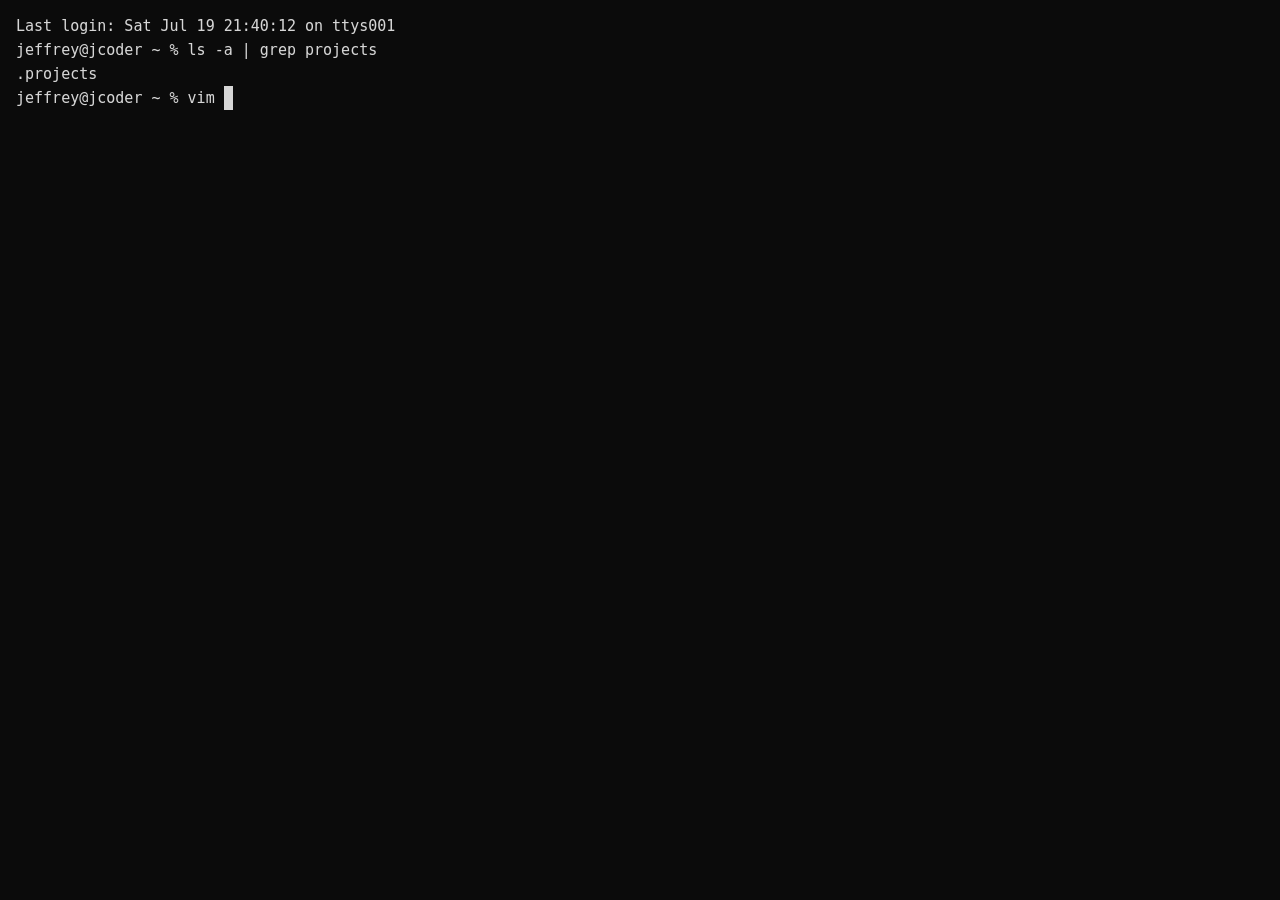
<file: index.html>
<!DOCTYPE html>
<html lang="en">
<head>
<meta charset="utf-8">
<meta name="viewport" content="width=device-width, initial-scale=1">
<title>~/.projects — jeffrey chen</title>
<meta name="description" content="Jeffrey Chen's web projects, listed in a vi buffer. Click a name or type its number to open.">
<style>
  :root{
    --bg:#0b0b0b; --fg:#d6d6d6; --dim:#6a6a6a; --faint:#3a3a3a;
    --hi-bg:#d6d6d6; --hi-fg:#0b0b0b; --accent:#ffffff;
    --gutw:2ch; --namew:17ch;
  }
  *{margin:0;padding:0;box-sizing:border-box}
  html,body{height:100%}
  body{
    background:var(--bg);color:var(--fg);
    font-family:"SF Mono",ui-monospace,"DejaVu Sans Mono",Menlo,Consolas,"Liberation Mono",monospace;
    font-size:15px;line-height:1.6;
    -webkit-font-smoothing:antialiased;
    text-shadow:0 0 1px rgba(255,255,255,.12);
    overflow:hidden;
  }
  body::after{
    content:"";position:fixed;inset:0;pointer-events:none;z-index:20;opacity:.5;
    background:repeating-linear-gradient(0deg,rgba(0,0,0,0) 0 2px,rgba(0,0,0,.25) 2px 3px);
    mix-blend-mode:multiply;
  }
  .screen{display:flex;flex-direction:column;height:100vh;padding:14px 0 0}

  .buf{flex:1 1 auto;overflow-y:auto;padding:0 16px;scrollbar-width:none}
  .buf::-webkit-scrollbar{display:none}
  .line{white-space:pre;overflow:hidden;height:1.6em}
  .comment{color:var(--dim)}
  .tilde{color:var(--faint)}

  a.proj{display:block;color:var(--fg);text-decoration:none;white-space:pre;height:1.6em;overflow:hidden;outline:none;cursor:pointer}
  a.proj .gutter{display:inline-block;width:var(--gutw);text-align:right;padding-right:1ch;color:var(--dim)}
  a.proj .cur{display:inline-block;width:1ch}
  a.proj .name{display:inline-block;width:var(--namew)}
  a.proj .dots{color:var(--faint)}
  a.proj .desc{color:var(--dim)}
  /* cursorline (active / hover / focus): inverted like a vi selection */
  a.proj.active{background:var(--hi-bg);color:var(--hi-fg)}
  a.proj.active .gutter,a.proj.active .dots,a.proj.active .desc{color:var(--hi-fg)}
  a.proj.active .name{color:var(--hi-fg);font-weight:600}
  /* blinking block cursor before the active line's name */
  a.proj.active .cur{background:var(--hi-fg);animation:blink 1.05s steps(1) infinite}
  @keyframes blink{50%{background:transparent}}
  @media (prefers-reduced-motion:reduce){a.proj.active .cur{animation:none}}

  .status{flex:0 0 auto;background:var(--hi-bg);color:var(--hi-fg);
    display:flex;justify-content:space-between;padding:1px 10px;font-weight:600;text-shadow:none;white-space:pre}
  .cmd{flex:0 0 auto;height:1.7em;padding:0 12px;color:var(--fg);white-space:pre;overflow:hidden}
  .cmd .tgt{color:var(--accent)}

  @media (max-width:560px){ body{font-size:12.5px} a.proj .desc,.comment .opt{display:none} }

  /* ---- boot splash: a shell types `vim .projects`, then a CRT power-on into the buffer ---- */
  #splash{position:fixed;inset:0;z-index:50;background:var(--bg);color:var(--fg);
    padding:14px 16px;overflow:hidden;text-shadow:0 0 1px rgba(255,255,255,.12)}
  #splash pre{margin:0;white-space:pre-wrap;font:inherit}
  #splash .bcur{display:inline-block;width:1ch;background:var(--fg);animation:scblink 1.05s steps(1) infinite}
  @keyframes scblink{50%{background:transparent}}
</style>
<noscript><style>#splash{display:none!important}</style></noscript>
</head>
<body>
<div id="splash"><pre id="sh"></pre></div>
<div class="screen">
  <div class="buf" id="buf">
    <div class="line comment">" ~/.projects</div>
    <div class="line comment">" jeffrey chen — things i've built.<span class="opt">  click a name, or type a number, then ⏎</span></div>
    <div class="line">&nbsp;</div>

    <!-- Add a project = add one <a> line below. Ordinals, gutter width, name column,
         and the hints all auto-compute from the list; nothing else to touch. Newest first. -->
    <a class="proj" href="https://jcoder121.github.io/cc_scraper/"><span class="gutter"></span><span class="cur"> </span><span class="name">cc_scraper</span><span class="dots"> ...... </span><span class="desc">ccbrew, a morning digest of claude code projects</span></a>
    <a class="proj" href="https://jcoder121.github.io/claude_code_nano/"><span class="gutter"></span><span class="cur"> </span><span class="name">claude_code_nano</span><span class="dots"> ...... </span><span class="desc">build your own Claude Code, a guided project</span></a>
    <a class="proj" href="https://jcoder121.github.io/chirp/"><span class="gutter"></span><span class="cur"> </span><span class="name">chirp</span><span class="dots"> ...... </span><span class="desc">local, private dictation for macOS</span></a>
    <a class="proj" href="https://jcoder121.github.io/ascii-visualizer/"><span class="gutter"></span><span class="cur"> </span><span class="name">ascii-visualizer</span><span class="dots"> ...... </span><span class="desc">sound rendered as ascii</span></a>
    <a class="proj" href="https://jcoder121.github.io/craps/"><span class="gutter"></span><span class="cur"> </span><span class="name">craps</span><span class="dots"> ...... </span><span class="desc">a live craps table</span></a>
    <a class="proj" href="https://jcoder121.github.io/twenty_four/"><span class="gutter"></span><span class="cur"> </span><span class="name">twenty-four</span><span class="dots"> ...... </span><span class="desc">a 24-game solver &amp; web terminal</span></a>
    <a class="proj" href="https://jcoder121.github.io/low-poly-worlds/"><span class="gutter"></span><span class="cur"> </span><span class="name">low-poly-worlds</span><span class="dots"> ...... </span><span class="desc">wander miniature 3d worlds</span></a>

    <div class="line">&nbsp;</div>
    <div id="tildes"></div>
  </div>

  <div class="status">
    <span id="st-left">~/.projects</span>
    <span id="st-right">NORMAL  utf-8  1,1  All</span>
  </div>
  <div class="cmd" id="cmd"></div>
</div>

<script>
(function(){
  var buf    = document.getElementById('buf');
  var cmd    = document.getElementById('cmd');
  var stRight= document.getElementById('st-right');
  var projs  = Array.prototype.slice.call(document.querySelectorAll('a.proj'));
  var lines  = Array.prototype.slice.call(document.querySelectorAll('#buf .line, #buf a.proj'));
  var N      = projs.length;
  var idx=0, pending='', pTimer=null, lastKey='';
  var LH = 1.6 * parseFloat(getComputedStyle(document.body).fontSize);

  // ---- data-driven layout: numbering + column widths (scales to any N) ----
  lines.forEach(function(el,i){ el.dataset.row = i+1; });
  var maxName = 0;
  projs.forEach(function(p,i){
    p.querySelector('.gutter').textContent = (i+1);
    maxName = Math.max(maxName, p.querySelector('.name').textContent.length);
  });
  var root = document.documentElement.style;
  root.setProperty('--gutw', (String(N).length) + 'ch');
  root.setProperty('--namew', (maxName + 1) + 'ch');

  function baseCmd(){
    cmd.innerHTML = N ? ('type <b>1–'+N+'</b> or <b>j</b>/<b>k</b> then <b>⏎</b> — or click — to open a project')
                      : '" no projects"';
  }
  function target(p){ return p.getAttribute('href').replace(/^https?:\/\//,'').replace(/\/$/,''); }

  function pos(){
    if(buf.scrollHeight <= buf.clientHeight + 1) return 'All';
    if(buf.scrollTop <= 0) return 'Top';
    if(buf.scrollTop + buf.clientHeight >= buf.scrollHeight - 1) return 'Bot';
    return Math.round(buf.scrollTop / (buf.scrollHeight - buf.clientHeight) * 100) + '%';
  }
  function status(){
    var row = N ? projs[idx].dataset.row : 1;
    stRight.textContent = 'NORMAL  utf-8  ' + row + ',1  ' + pos();
  }

  function setActive(i, scroll){
    if(!N) return;
    projs[idx] && projs[idx].classList.remove('active');
    idx = Math.max(0, Math.min(N-1, i));
    var p = projs[idx];
    p.classList.add('active');
    if(scroll) p.scrollIntoView({block:'nearest'});
    cmd.innerHTML = ':e <span class="tgt">' + target(p) + '</span>';
    status();
  }
  function open(i){ if(projs[i]) window.location.href = projs[i].getAttribute('href'); }

  // ---- multi-digit "open project N" (scales past 9) ----
  function couldExtend(pfx){
    for(var n=1;n<=N;n++){ var s=''+n; if(s.length>pfx.length && s.slice(0,pfx.length)===pfx) return true; }
    return false;
  }
  function resolvePending(){
    clearTimeout(pTimer); pTimer=null;
    if(!pending) return;
    var n = parseInt(pending,10), pv = pending; pending='';
    if(n>=1 && n<=N){ open(n-1); }
    else { cmd.textContent = 'E486: no project '+pv; setTimeout(baseCmd, 1300); }
  }

  document.addEventListener('keydown', function(e){
    var k = e.key;
    if(/^[0-9]$/.test(k)){
      pending += k;
      cmd.innerHTML = 'open → <span class="tgt">'+pending+'</span>';
      clearTimeout(pTimer);
      if(couldExtend(pending)) pTimer = setTimeout(resolvePending, 700);
      else resolvePending();
      lastKey=k; e.preventDefault(); return;
    }
    if(k==='j' || k==='ArrowDown'){ pending=''; setActive(idx+1,true); }
    else if(k==='k' || k==='ArrowUp'){ pending=''; setActive(idx-1,true); }
    else if(k==='G'){ pending=''; setActive(N-1,true); }
    else if(k==='g'){ if(lastKey==='g'){ setActive(0,true); } }
    else if(k==='Enter'){ if(pending) resolvePending(); else open(idx); }
    else if(k==='l' || k===' '){ open(idx); }
    else if(k==='Escape'){ pending=''; baseCmd(); }
    else { lastKey=k; return; }
    lastKey=k; e.preventDefault();
  });

  projs.forEach(function(p,i){
    p.addEventListener('mouseenter', function(){ setActive(i,false); });
    p.addEventListener('focus', function(){ setActive(i,false); });
  });

  // ---- fill leftover rows with tildes (only when content is shorter than the buffer) ----
  function fillTildes(){
    var host = document.getElementById('tildes');
    host.innerHTML = '';
    var used = 0;
    Array.prototype.forEach.call(buf.children, function(c){ if(c.id!=='tildes') used += c.getBoundingClientRect().height; });
    var n = Math.max(0, Math.floor((buf.clientHeight - used) / LH));
    var s = '';
    for(var i=0;i<n;i++) s += '<div class="line tilde">~</div>';
    host.innerHTML = s;
    status();
  }

  buf.addEventListener('scroll', status);
  window.addEventListener('resize', fillTildes);

  fillTildes();
  if(N) setActive(0,false);
  baseCmd();            // show the hint until the user interacts
})();
</script>

<script>
/* ---- boot splash: `$ vim .projects` → smooth cross-dissolve into the buffer. ~2s, every visit, no skip. ---- */
(function(){
  var splash = document.getElementById('splash');
  var sh = document.getElementById('sh');
  if(!splash || !sh) return;
  var reduce = window.matchMedia && matchMedia('(prefers-reduced-motion: reduce)').matches;
  var out = '';

  function paint(cursor){
    sh.innerHTML = out.replace(/&/g,'&amp;').replace(/</g,'&lt;') + (cursor ? '<span class="bcur"> </span>' : '');
  }
  function sleep(ms){ return new Promise(function(r){ setTimeout(r, ms); }); }
  function put(s){ out += s; paint(true); }
  async function type(s){
    for(var i=0;i<s.length;i++){ out += s[i]; paint(true); await sleep(reduce?0:(22 + Math.random()*12)); }
  }

  async function run(){
    put('Last login: Sat Jul 19 21:40:12 on ttys001\n');
    await sleep(reduce?0:100);
    put('jeffrey@jcoder ~ % ');
    await type('ls -a | grep projects'); put('\n');
    await sleep(reduce?0:80);
    put('.projects\n');
    await sleep(reduce?0:140);
    put('jeffrey@jcoder ~ % ');
    await type('vim .projects');
    await sleep(reduce?0:160);
    paint(false);                 // drop the cursor, as if <Enter>
    await boot();
    if(splash.parentNode) splash.remove();
    window.dispatchEvent(new Event('resize'));   // re-measure the buffer now that it's visible
  }

  // smooth cross-dissolve: the shell text fades out (lifting a touch) as the buffer resolves in
  async function boot(){
    if(reduce){ splash.style.display='none'; return; }
    await splash.animate(
      [{opacity:1, transform:'translateY(0)'},
       {opacity:0, transform:'translateY(-6px)'}],
      {duration:360, easing:'ease', fill:'forwards'}
    ).finished;
    splash.style.display='none';
  }

  if(document.readyState==='loading') document.addEventListener('DOMContentLoaded', run); else run();
})();
</script>
</body>
</html>
</file>
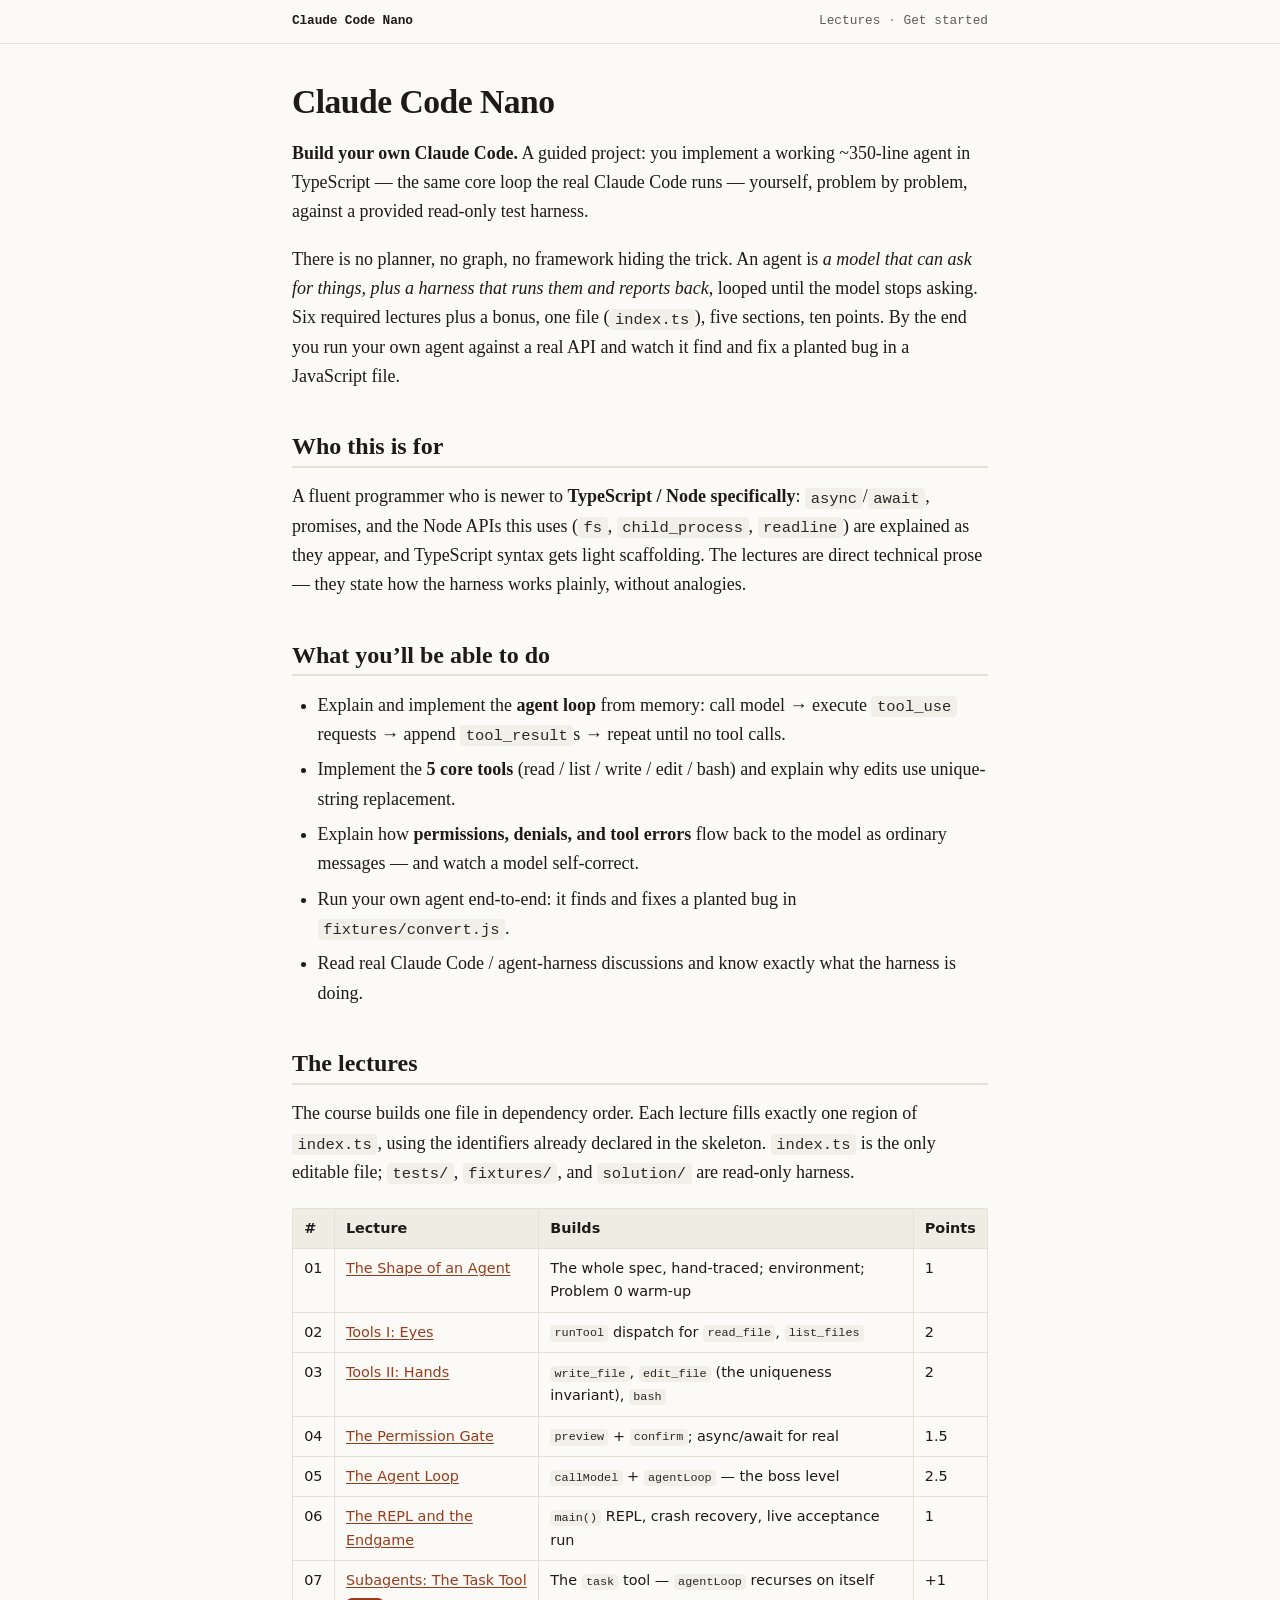
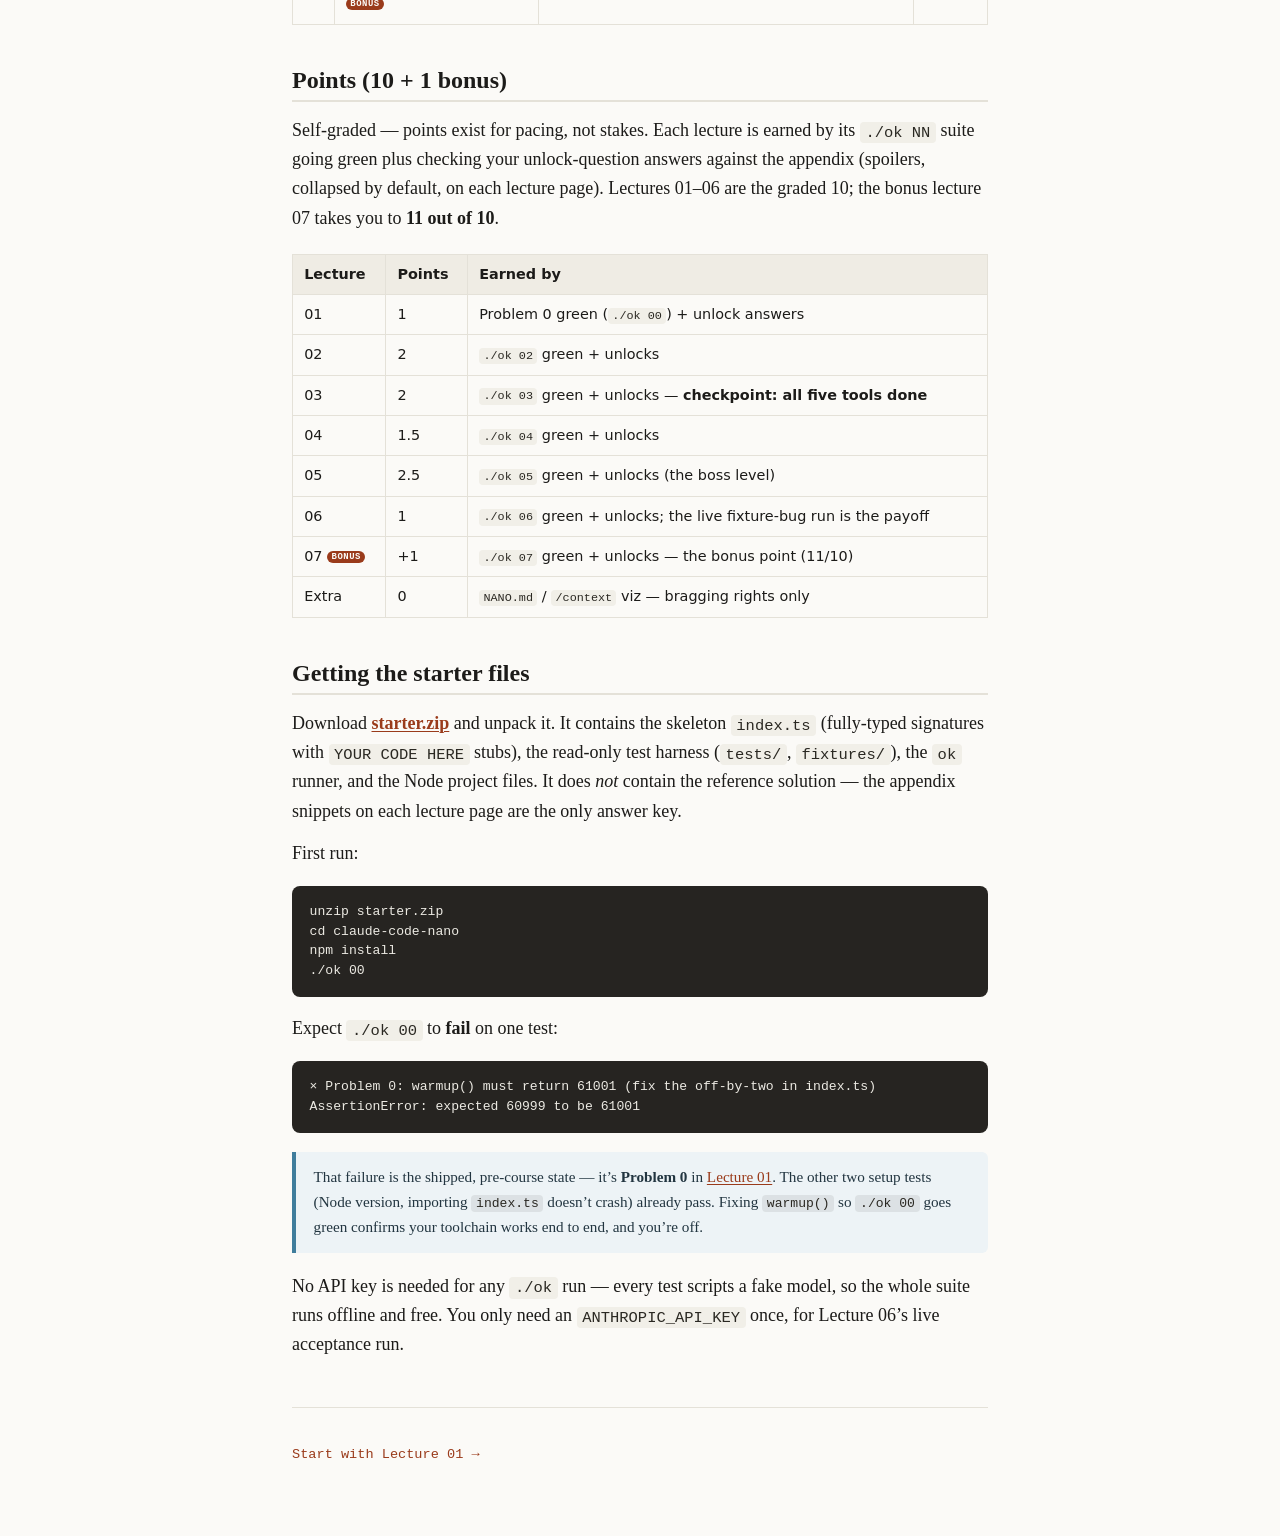
<file: claude_code_nano/index.html>
<!DOCTYPE html>
<html lang="en">
<head>
<meta charset="utf-8">
<meta name="viewport" content="width=device-width, initial-scale=1">
<title>Claude Code Nano — build your own Claude Code, a guided project</title>
<meta name="description" content="Build your own Claude Code: a working ~350-line agent in TypeScript, problem by problem, against a read-only test harness.">
<link rel="stylesheet" href="styles.css">
</head>
<body>
<nav class="topbar"><div class="topbar-inner"><span class="brand"><a href="index.html">Claude Code Nano</a></span><span class="crumbs"><a href="#lectures">Lectures</a> <span class="dot">&middot;</span> <a href="#start">Get started</a></span></div></nav>
<main class="handout">

<h1>Claude Code Nano</h1>
<p class="lede"><strong>Build your own Claude Code.</strong> A guided project: you implement a working ~350-line agent in TypeScript &mdash; the same core loop the real Claude Code runs &mdash; yourself, problem by problem, against a provided read-only test harness.</p>

<p>There is no planner, no graph, no framework hiding the trick. An agent is <em>a model that can ask for things, plus a harness that runs them and reports back</em>, looped until the model stops asking. Six required lectures plus a bonus, one file (<code>index.ts</code>), five sections, ten points. By the end you run your own agent against a real API and watch it find and fix a planted bug in a JavaScript file.</p>

<h2 id="who">Who this is for</h2>
<p>A fluent programmer who is newer to <strong>TypeScript / Node specifically</strong>: <code>async</code>/<code>await</code>, promises, and the Node APIs this uses (<code>fs</code>, <code>child_process</code>, <code>readline</code>) are explained as they appear, and TypeScript syntax gets light scaffolding. The lectures are direct technical prose &mdash; they state how the harness works plainly, without analogies.</p>

<h2 id="objectives">What you&rsquo;ll be able to do</h2>
<ul>
  <li>Explain and implement the <strong>agent loop</strong> from memory: call model &rarr; execute <code>tool_use</code> requests &rarr; append <code>tool_result</code>s &rarr; repeat until no tool calls.</li>
  <li>Implement the <strong>5 core tools</strong> (read / list / write / edit / bash) and explain why edits use unique-string replacement.</li>
  <li>Explain how <strong>permissions, denials, and tool errors</strong> flow back to the model as ordinary messages &mdash; and watch a model self-correct.</li>
  <li>Run your own agent end-to-end: it finds and fixes a planted bug in <code>fixtures/convert.js</code>.</li>
  <li>Read real Claude Code / agent-harness discussions and know exactly what the harness is doing.</li>
</ul>

<h2 id="lectures">The lectures</h2>
<p>The course builds one file in dependency order. Each lecture fills exactly one region of <code>index.ts</code>, using the identifiers already declared in the skeleton. <code>index.ts</code> is the only editable file; <code>tests/</code>, <code>fixtures/</code>, and <code>solution/</code> are read-only harness.</p>

<div class="table-wrap">
<table>
<thead><tr><th>#</th><th>Lecture</th><th>Builds</th><th>Points</th></tr></thead>
<tbody>
<tr><td>01</td><td><a href="01_the_shape_of_an_agent.html">The Shape of an Agent</a></td><td>The whole spec, hand-traced; environment; Problem&nbsp;0 warm-up</td><td>1</td></tr>
<tr><td>02</td><td><a href="02_read_only_tools.html">Tools I: Eyes</a></td><td><code>runTool</code> dispatch for <code>read_file</code>, <code>list_files</code></td><td>2</td></tr>
<tr><td>03</td><td><a href="03_mutating_tools.html">Tools II: Hands</a></td><td><code>write_file</code>, <code>edit_file</code> (the uniqueness invariant), <code>bash</code></td><td>2</td></tr>
<tr><td>04</td><td><a href="04_the_permission_gate.html">The Permission Gate</a></td><td><code>preview</code> + <code>confirm</code>; async/await for real</td><td>1.5</td></tr>
<tr><td>05</td><td><a href="05_the_agent_loop.html">The Agent Loop</a></td><td><code>callModel</code> + <code>agentLoop</code> &mdash; the boss level</td><td>2.5</td></tr>
<tr><td>06</td><td><a href="06_the_repl_and_endgame.html">The REPL and the Endgame</a></td><td><code>main()</code> REPL, crash recovery, live acceptance run</td><td>1</td></tr>
<tr><td>07</td><td><a href="07_subagents.html">Subagents: The Task Tool</a> <span class="tag">bonus</span></td><td>The <code>task</code> tool &mdash; <code>agentLoop</code> recurses on itself</td><td>+1</td></tr>
</tbody>
</table>
</div>

<h2 id="points">Points (10 + 1 bonus)</h2>
<p>Self-graded &mdash; points exist for pacing, not stakes. Each lecture is earned by its <code>./ok NN</code> suite going green plus checking your unlock-question answers against the appendix (spoilers, collapsed by default, on each lecture page). Lectures 01&ndash;06 are the graded 10; the bonus lecture 07 takes you to <strong>11 out of 10</strong>.</p>

<div class="table-wrap">
<table>
<thead><tr><th>Lecture</th><th>Points</th><th>Earned by</th></tr></thead>
<tbody>
<tr><td>01</td><td>1</td><td>Problem&nbsp;0 green (<code>./ok 00</code>) + unlock answers</td></tr>
<tr><td>02</td><td>2</td><td><code>./ok 02</code> green + unlocks</td></tr>
<tr><td>03</td><td>2</td><td><code>./ok 03</code> green + unlocks &mdash; <strong>checkpoint: all five tools done</strong></td></tr>
<tr><td>04</td><td>1.5</td><td><code>./ok 04</code> green + unlocks</td></tr>
<tr><td>05</td><td>2.5</td><td><code>./ok 05</code> green + unlocks (the boss level)</td></tr>
<tr><td>06</td><td>1</td><td><code>./ok 06</code> green + unlocks; the live fixture-bug run is the payoff</td></tr>
<tr><td>07 <span class="tag">bonus</span></td><td>+1</td><td><code>./ok 07</code> green + unlocks &mdash; the bonus point (11/10)</td></tr>
<tr><td>Extra</td><td>0</td><td><code>NANO.md</code> / <code>/context</code> viz &mdash; bragging rights only</td></tr>
</tbody>
</table>
</div>

<h2 id="start">Getting the starter files</h2>
<p>Download <a href="starter.zip"><strong>starter.zip</strong></a> and unpack it. It contains the skeleton <code>index.ts</code> (fully-typed signatures with <code>YOUR CODE HERE</code> stubs), the read-only test harness (<code>tests/</code>, <code>fixtures/</code>), the <code>ok</code> runner, and the Node project files. It does <em>not</em> contain the reference solution &mdash; the appendix snippets on each lecture page are the only answer key.</p>

<p>First run:</p>
<pre><code class="language-bash">unzip starter.zip
cd claude-code-nano
npm install
./ok 00</code></pre>

<p>Expect <code>./ok 00</code> to <strong>fail</strong> on one test:</p>
<pre><code>× Problem 0: warmup() must return 61001 (fix the off-by-two in index.ts)
AssertionError: expected 60999 to be 61001</code></pre>

<blockquote class="callout hint"><p>That failure is the shipped, pre-course state &mdash; it&rsquo;s <strong>Problem&nbsp;0</strong> in <a href="01_the_shape_of_an_agent.html">Lecture&nbsp;01</a>. The other two setup tests (Node version, importing <code>index.ts</code> doesn&rsquo;t crash) already pass. Fixing <code>warmup()</code> so <code>./ok 00</code> goes green confirms your toolchain works end to end, and you&rsquo;re off.</p></blockquote>

<p>No API key is needed for any <code>./ok</code> run &mdash; every test scripts a fake model, so the whole suite runs offline and free. You only need an <code>ANTHROPIC_API_KEY</code> once, for Lecture&nbsp;06&rsquo;s live acceptance run.</p>

<hr class="end-rule">
<nav class="pagenav"><a href="01_the_shape_of_an_agent.html">Start with Lecture 01 &rarr;</a></nav>
</main>
</body>
</html>
</file>
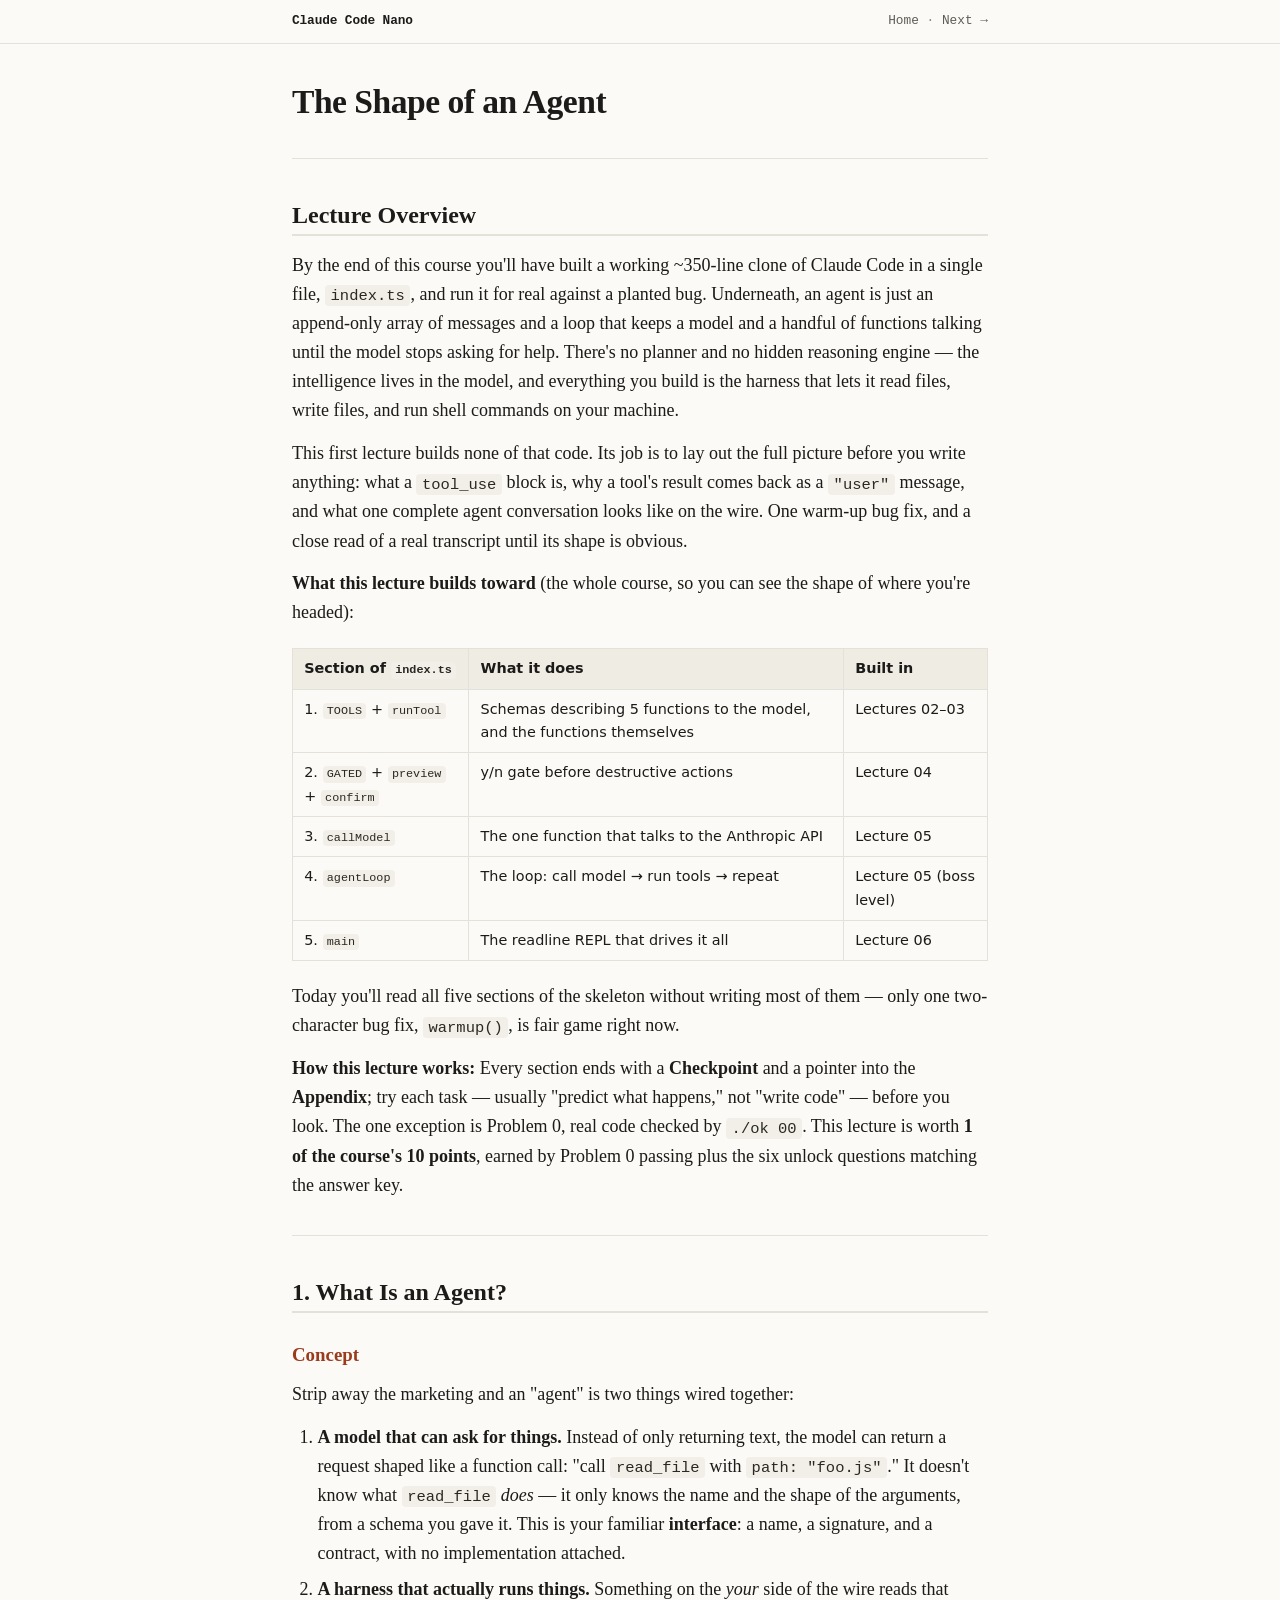
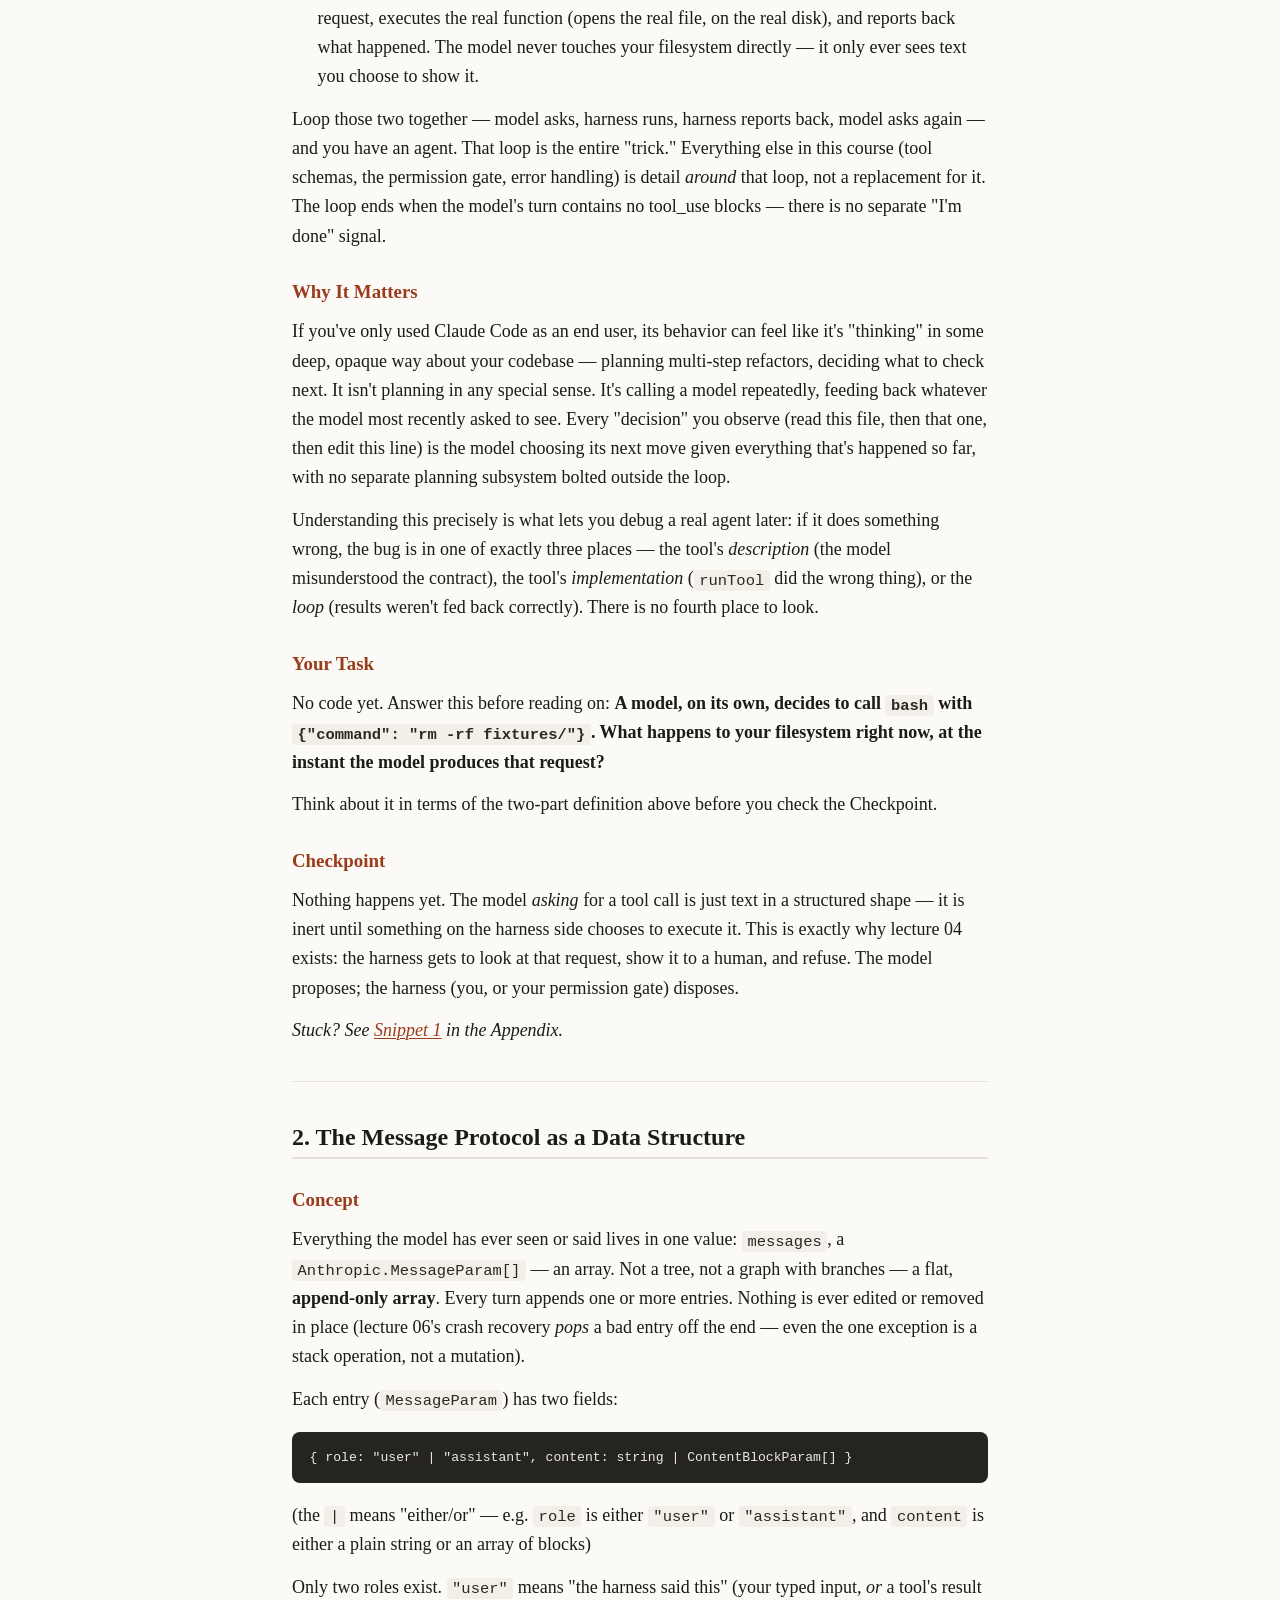
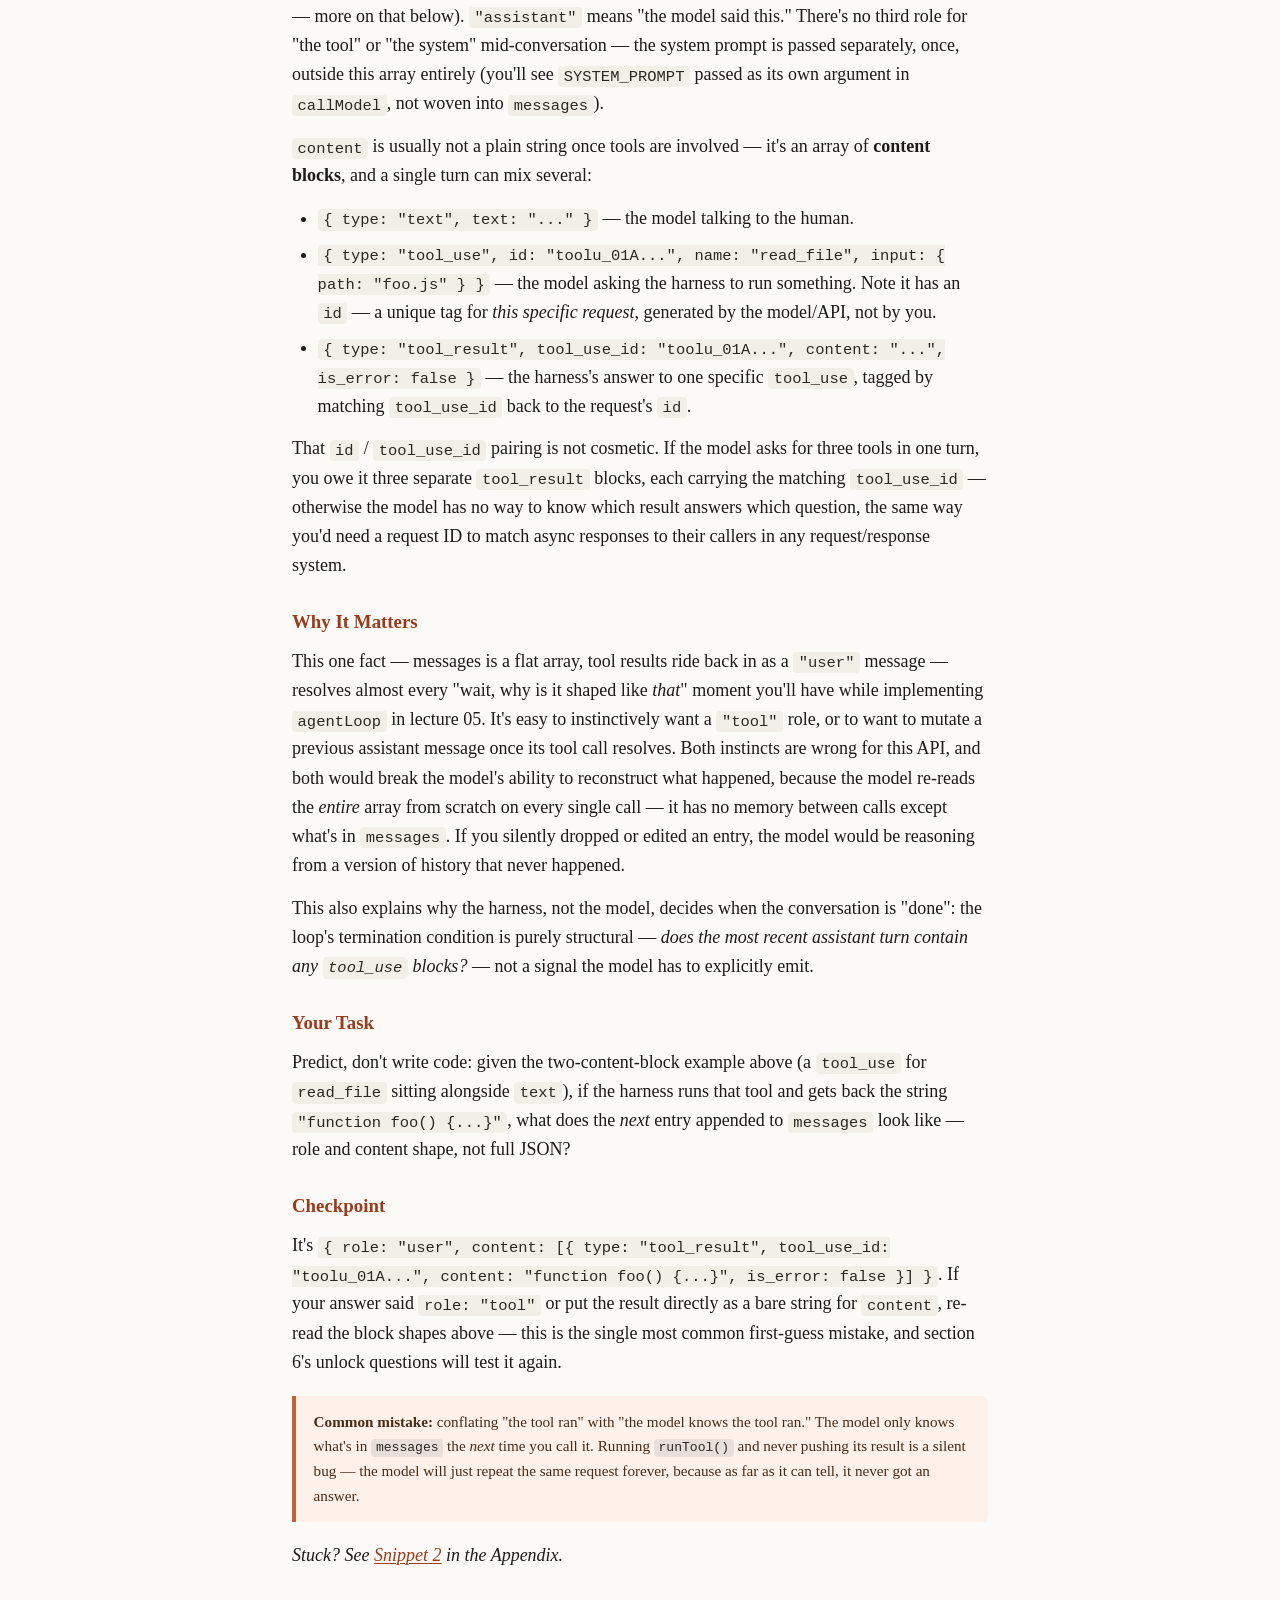
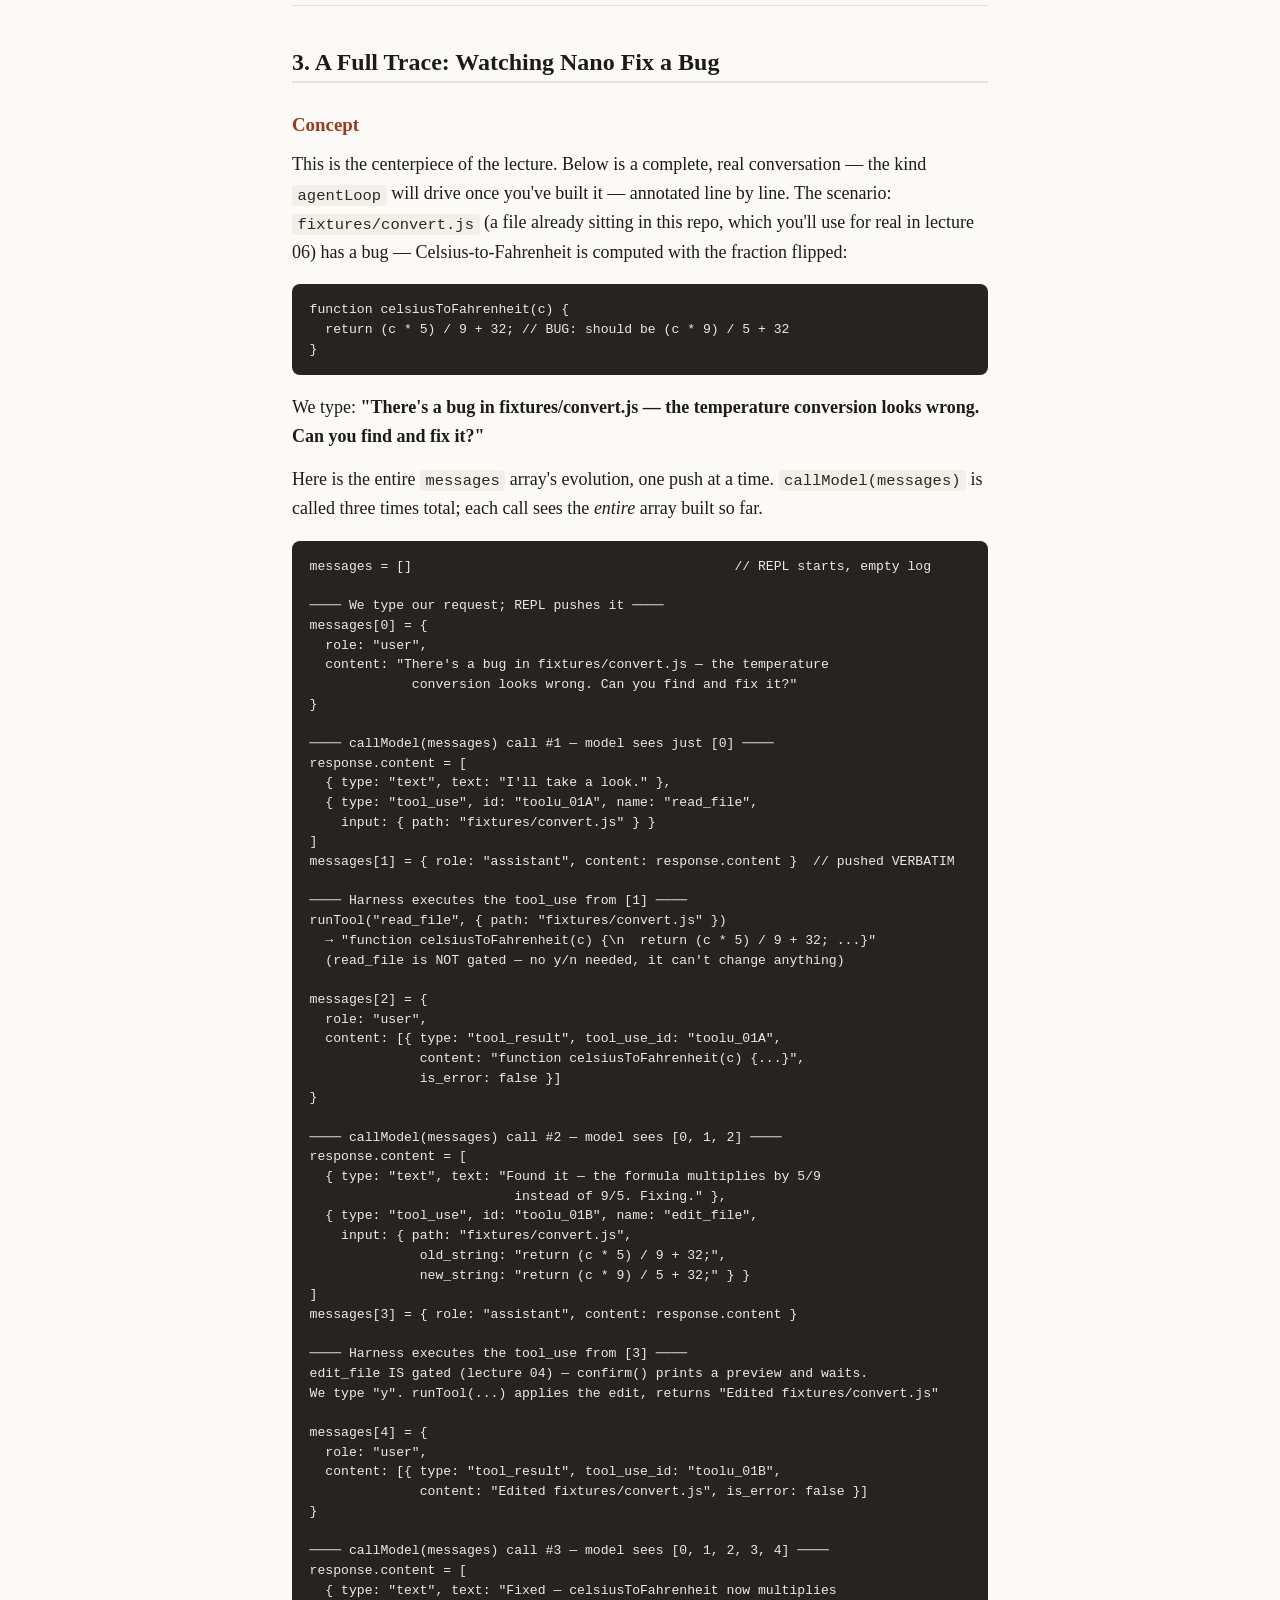
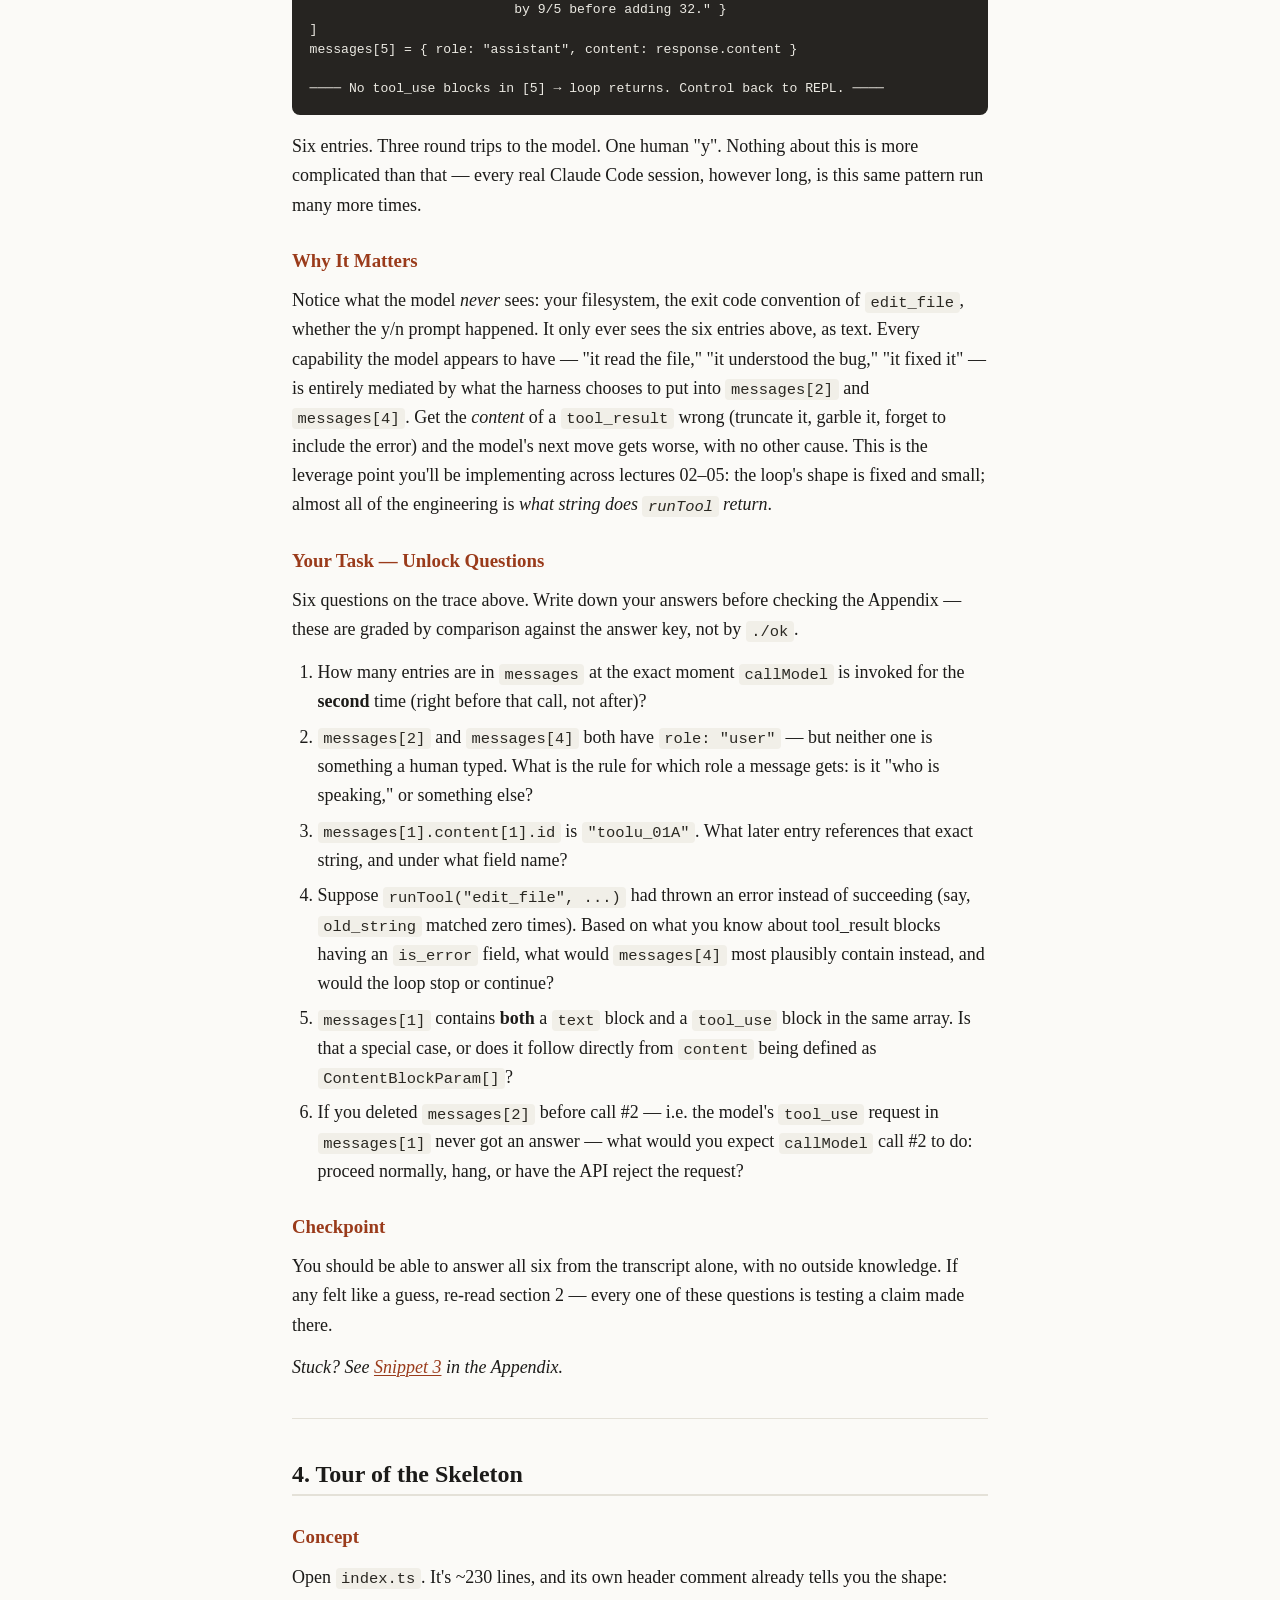
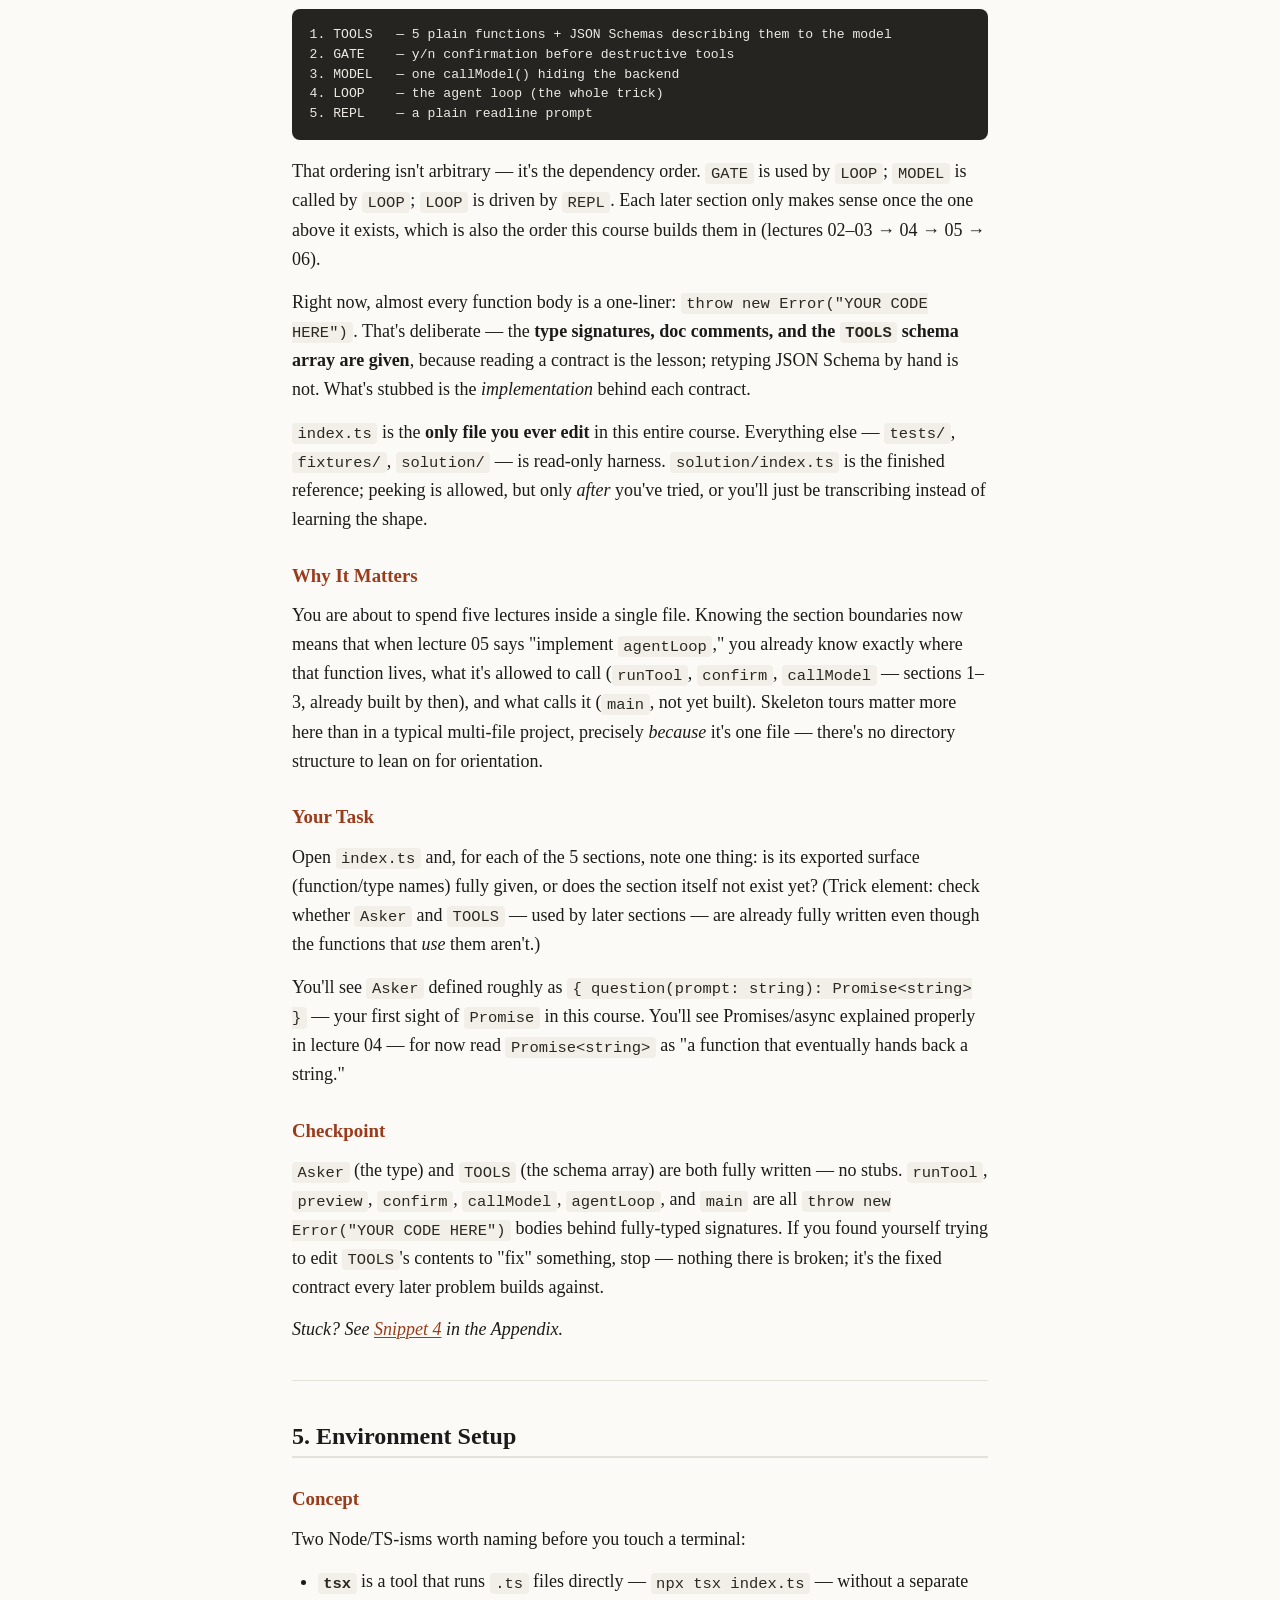
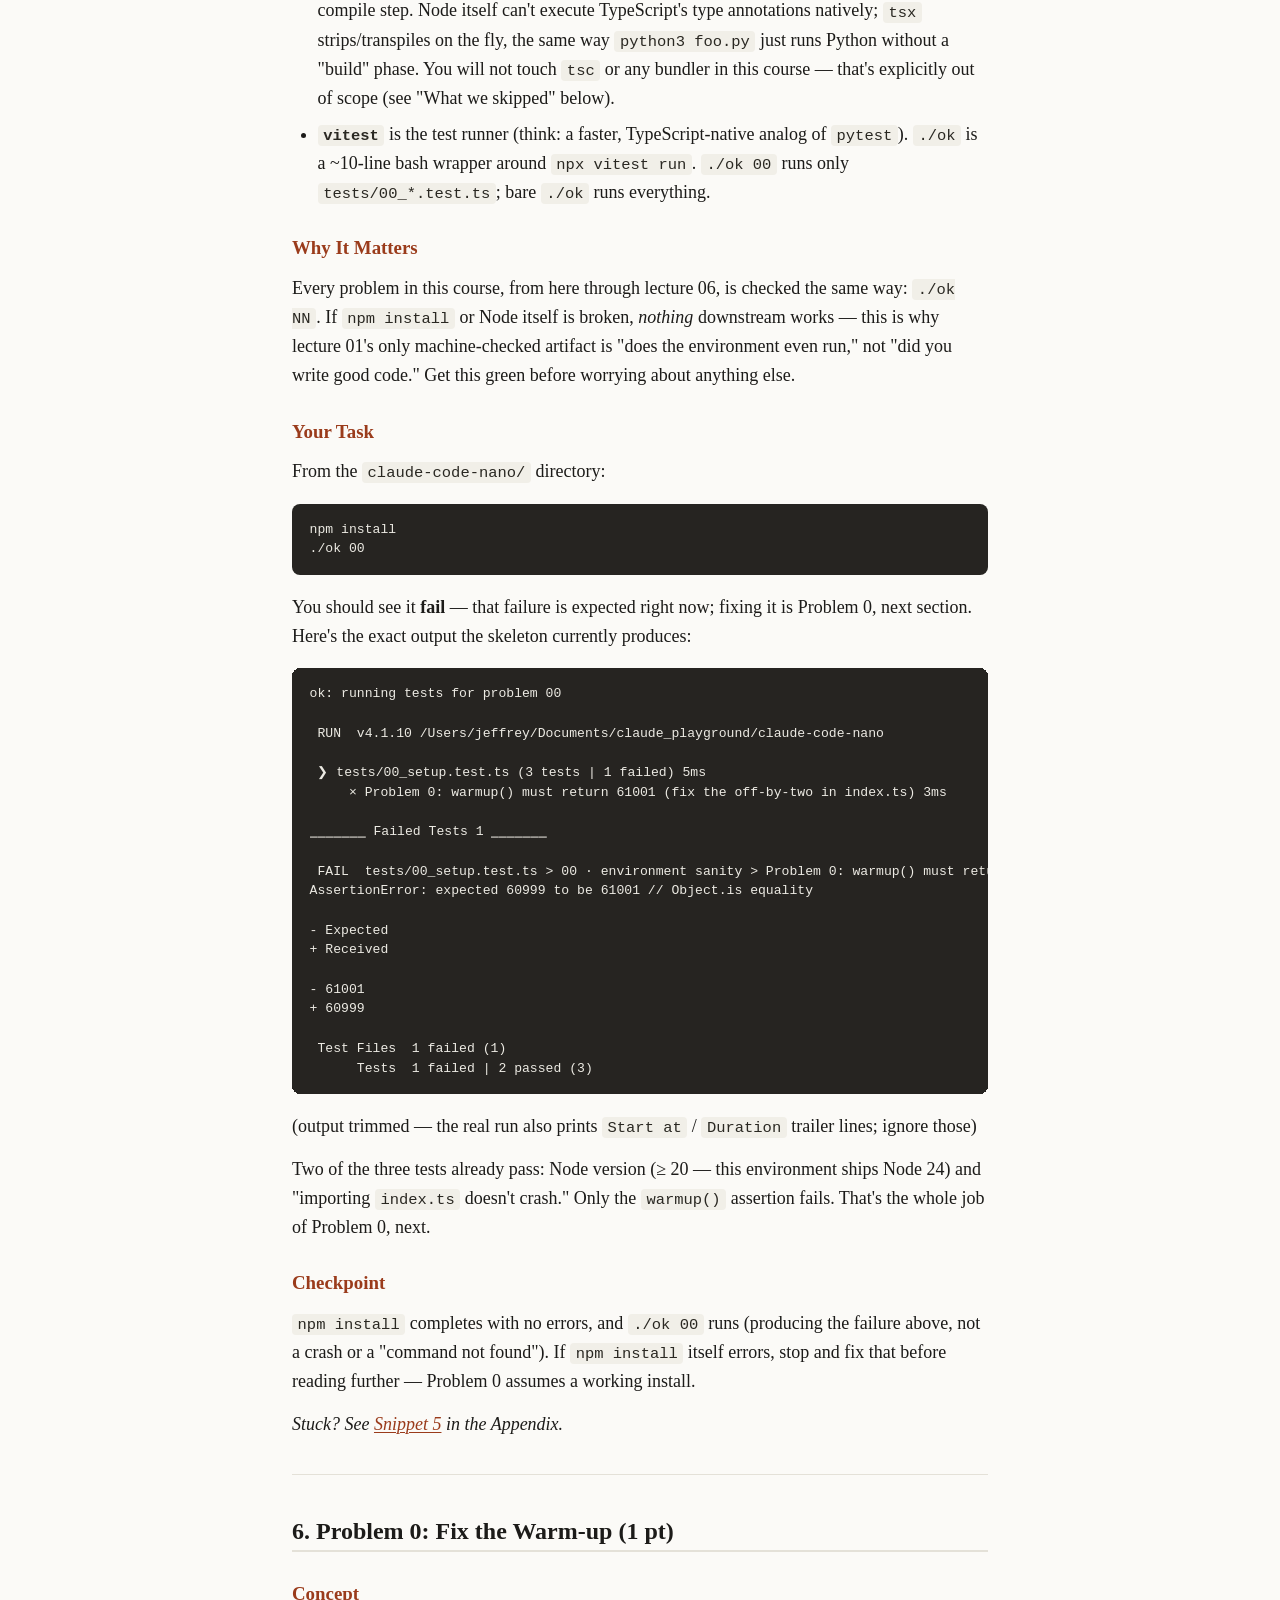
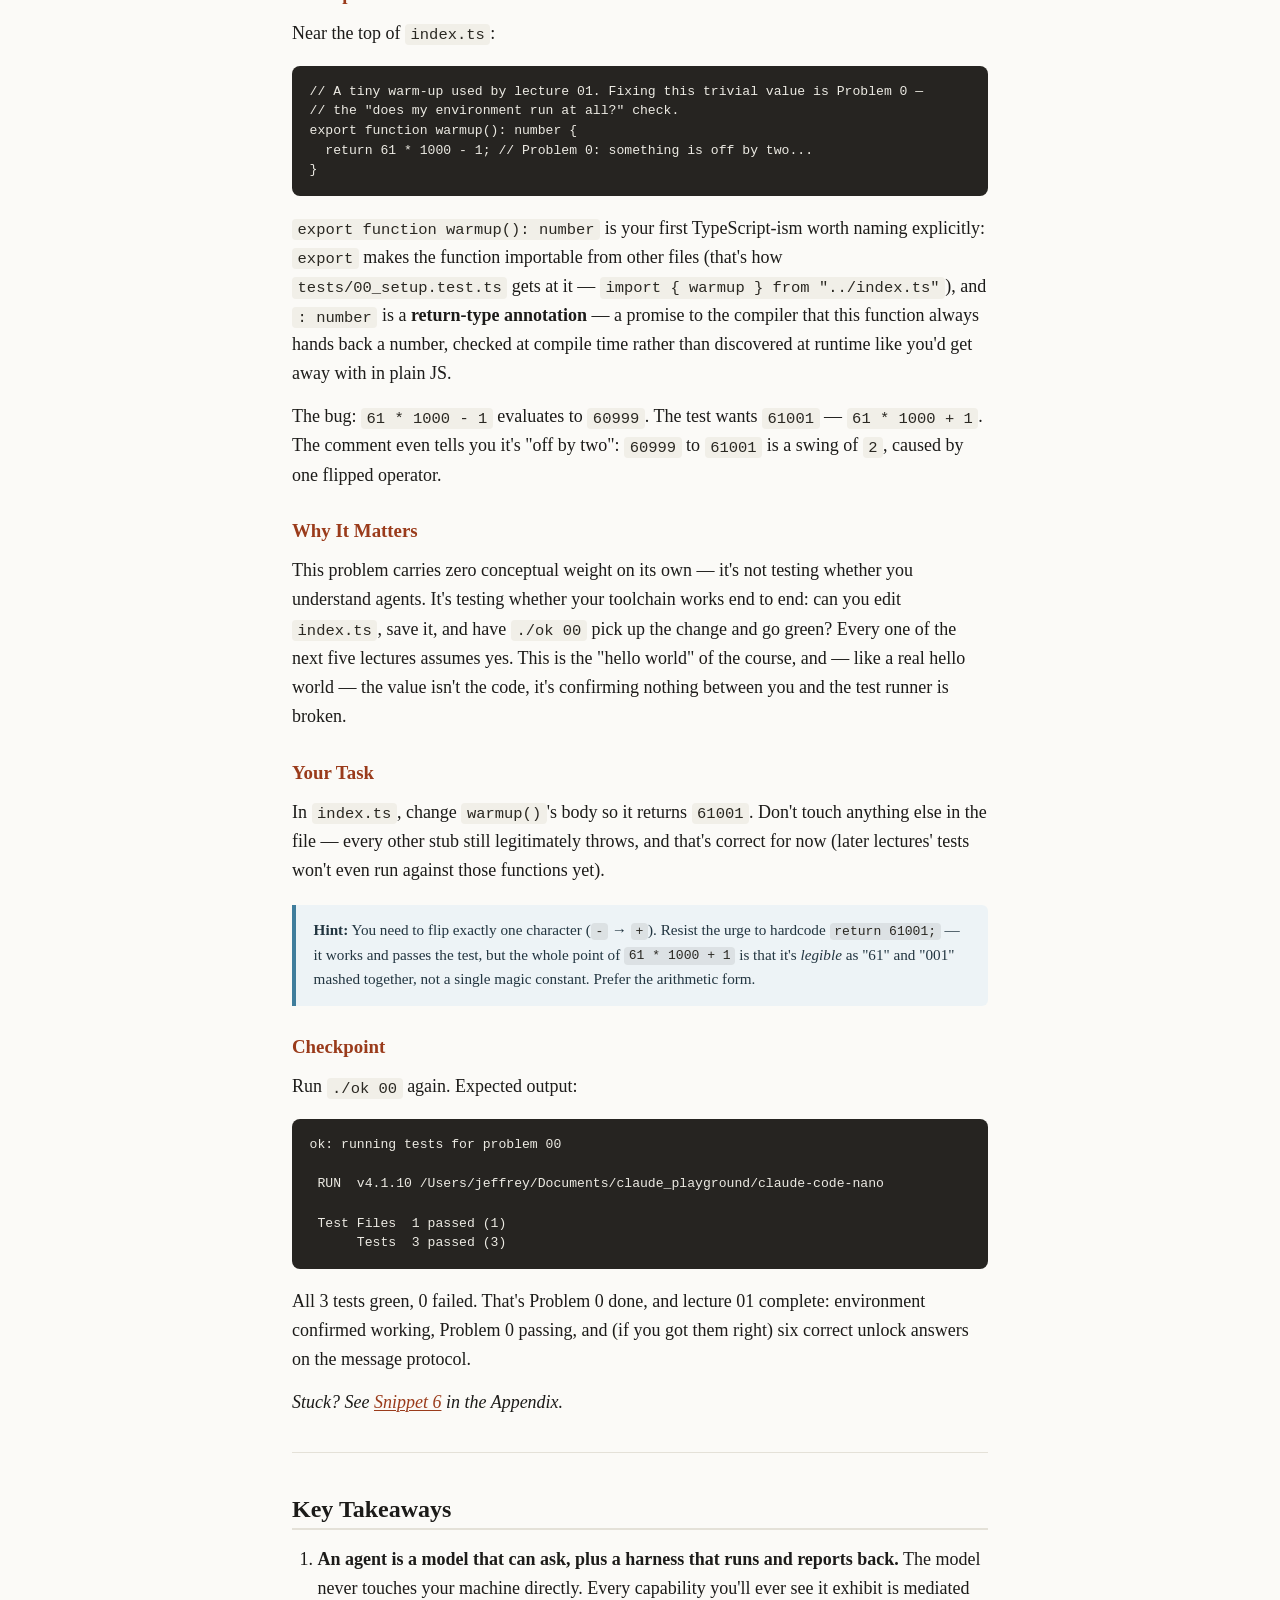
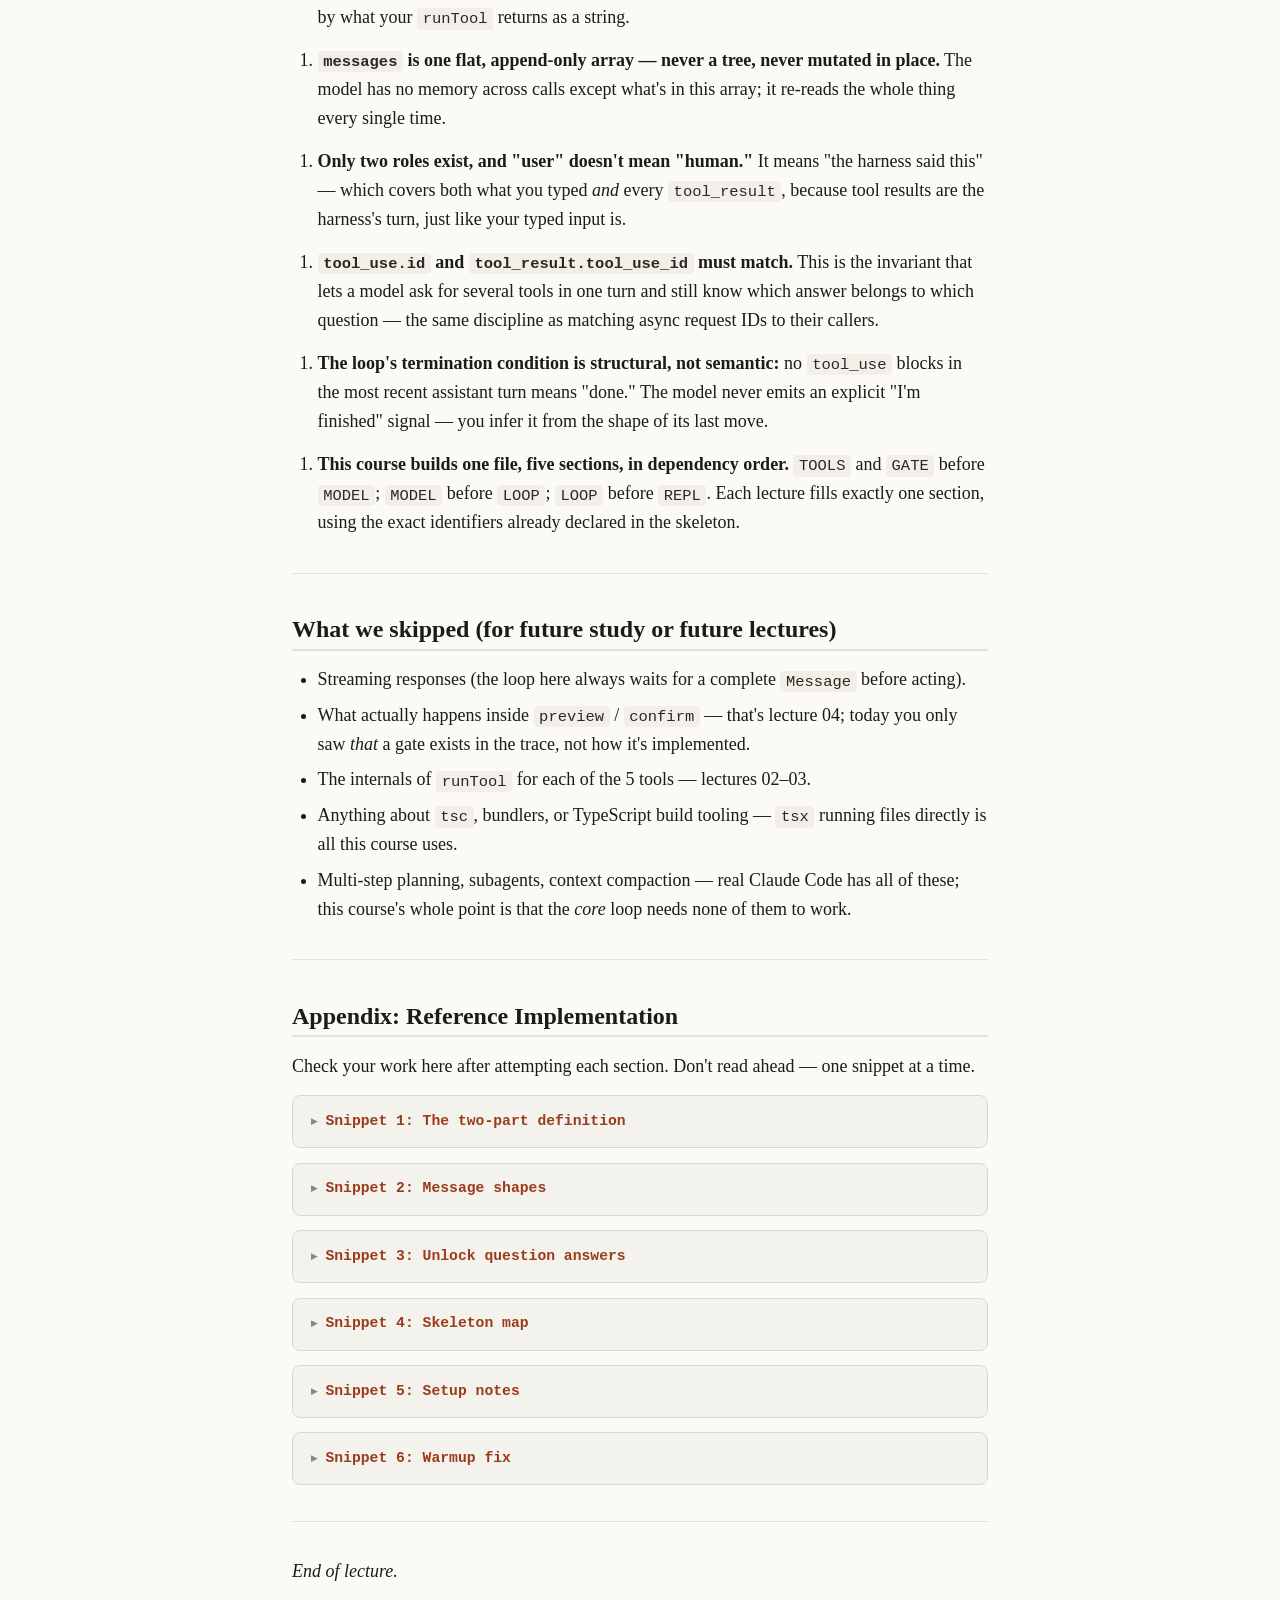
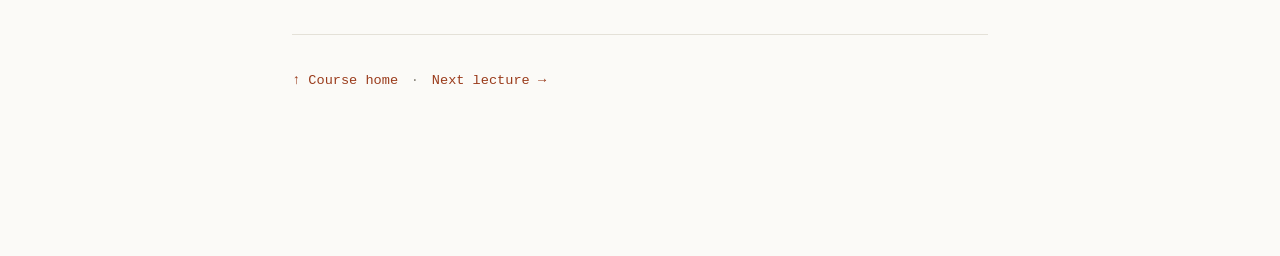
<file: claude_code_nano/01_the_shape_of_an_agent.html>
<!DOCTYPE html>
<html lang="en">
<head>
<meta charset="utf-8">
<meta name="viewport" content="width=device-width, initial-scale=1">
<title>The Shape of an Agent &mdash; Claude Code Nano</title>
<link rel="stylesheet" href="styles.css">
</head>
<body>
<nav class="topbar"><div class="topbar-inner"><span class="brand"><a href="index.html">Claude Code Nano</a></span><span class="crumbs"><a href="index.html">Home</a> <span class="dot">&middot;</span> <a href="02_read_only_tools.html">Next &rarr;</a></span></div></nav>
<main class="handout">
<h1 id="the-shape-of-an-agent">The Shape of an Agent</h1>
<hr>
<h2 id="lecture-overview">Lecture Overview</h2>
<p>By the end of this course you'll have built a working ~350-line clone of Claude Code in a single file, <code>index.ts</code>, and run it for real against a planted bug. Underneath, an agent is just an append-only array of messages and a loop that keeps a model and a handful of functions talking until the model stops asking for help. There's no planner and no hidden reasoning engine — the intelligence lives in the model, and everything you build is the harness that lets it read files, write files, and run shell commands on your machine.</p>
<p>This first lecture builds none of that code. Its job is to lay out the full picture before you write anything: what a <code>tool_use</code> block is, why a tool's result comes back as a <code>&quot;user&quot;</code> message, and what one complete agent conversation looks like on the wire. One warm-up bug fix, and a close read of a real transcript until its shape is obvious.</p>
<p><strong>What this lecture builds toward</strong> (the whole course, so you can see the shape of where you're headed):</p>
<div class="table-wrap"><table><thead><tr><th>Section of <code>index.ts</code></th><th>What it does</th><th>Built in</th></tr></thead><tbody><tr><td>1. <code>TOOLS</code> + <code>runTool</code></td><td>Schemas describing 5 functions to the model, and the functions themselves</td><td>Lectures 02–03</td></tr><tr><td>2. <code>GATED</code> + <code>preview</code> + <code>confirm</code></td><td>y/n gate before destructive actions</td><td>Lecture 04</td></tr><tr><td>3. <code>callModel</code></td><td>The one function that talks to the Anthropic API</td><td>Lecture 05</td></tr><tr><td>4. <code>agentLoop</code></td><td>The loop: call model → run tools → repeat</td><td>Lecture 05 (boss level)</td></tr><tr><td>5. <code>main</code></td><td>The readline REPL that drives it all</td><td>Lecture 06</td></tr></tbody></table></div>
<p>Today you'll read all five sections of the skeleton without writing most of them — only one two-character bug fix, <code>warmup()</code>, is fair game right now.</p>
<p><strong>How this lecture works:</strong> Every section ends with a <strong>Checkpoint</strong> and a pointer into the <strong>Appendix</strong>; try each task — usually "predict what happens," not "write code" — before you look. The one exception is Problem 0, real code checked by <code>./ok 00</code>. This lecture is worth <strong>1 of the course's 10 points</strong>, earned by Problem 0 passing plus the six unlock questions matching the answer key.</p>
<hr>
<h2 id="1-what-is-an-agent">1. What Is an Agent?</h2>
<h3 id="concept">Concept</h3>
<p>Strip away the marketing and an "agent" is two things wired together:</p>
<ol><li><strong>A model that can ask for things.</strong> Instead of only returning text, the model can return a request shaped like a function call: "call <code>read_file</code> with <code>path: &quot;foo.js&quot;</code>." It doesn't know what <code>read_file</code> <em>does</em> — it only knows the name and the shape of the arguments, from a schema you gave it. This is your familiar <strong>interface</strong>: a name, a signature, and a contract, with no implementation attached.</li><li><strong>A harness that actually runs things.</strong> Something on the <em>your</em> side of the wire reads that request, executes the real function (opens the real file, on the real disk), and reports back what happened. The model never touches your filesystem directly — it only ever sees text you choose to show it.</li></ol>
<p>Loop those two together — model asks, harness runs, harness reports back, model asks again — and you have an agent. That loop is the entire "trick." Everything else in this course (tool schemas, the permission gate, error handling) is detail <em>around</em> that loop, not a replacement for it. The loop ends when the model's turn contains no tool_use blocks — there is no separate "I'm done" signal.</p>
<h3 id="why-it-matters">Why It Matters</h3>
<p>If you've only used Claude Code as an end user, its behavior can feel like it's "thinking" in some deep, opaque way about your codebase — planning multi-step refactors, deciding what to check next. It isn't planning in any special sense. It's calling a model repeatedly, feeding back whatever the model most recently asked to see. Every "decision" you observe (read this file, then that one, then edit this line) is the model choosing its next move given everything that's happened so far, with no separate planning subsystem bolted outside the loop.</p>
<p>Understanding this precisely is what lets you debug a real agent later: if it does something wrong, the bug is in one of exactly three places — the tool's <em>description</em> (the model misunderstood the contract), the tool's <em>implementation</em> (<code>runTool</code> did the wrong thing), or the <em>loop</em> (results weren't fed back correctly). There is no fourth place to look.</p>
<h3 id="your-task">Your Task</h3>
<p>No code yet. Answer this before reading on: <strong>A model, on its own, decides to call <code>bash</code> with <code>{&quot;command&quot;: &quot;rm -rf fixtures/&quot;}</code>. What happens to your filesystem right now, at the instant the model produces that request?</strong></p>
<p>Think about it in terms of the two-part definition above before you check the Checkpoint.</p>
<h3 id="checkpoint">Checkpoint</h3>
<p>Nothing happens yet. The model <em>asking</em> for a tool call is just text in a structured shape — it is inert until something on the harness side chooses to execute it. This is exactly why lecture 04 exists: the harness gets to look at that request, show it to a human, and refuse. The model proposes; the harness (you, or your permission gate) disposes.</p>
<p><em>Stuck? See <a href="#snippet-1-the-two-part-definition">Snippet 1</a> in the Appendix.</em></p>
<hr>
<h2 id="2-the-message-protocol-as-a-data-structure">2. The Message Protocol as a Data Structure</h2>
<h3 id="concept-1">Concept</h3>
<p>Everything the model has ever seen or said lives in one value: <code>messages</code>, a <code>Anthropic.MessageParam[]</code> — an array. Not a tree, not a graph with branches — a flat, <strong>append-only array</strong>. Every turn appends one or more entries. Nothing is ever edited or removed in place (lecture 06's crash recovery <em>pops</em> a bad entry off the end — even the one exception is a stack operation, not a mutation).</p>
<p>Each entry (<code>MessageParam</code>) has two fields:</p>
<pre><code class="language-ts">{ role: "user" | "assistant", content: string | ContentBlockParam[] }</code></pre>
<p>(the <code>|</code> means "either/or" — e.g. <code>role</code> is either <code>&quot;user&quot;</code> or <code>&quot;assistant&quot;</code>, and <code>content</code> is either a plain string or an array of blocks)</p>
<p>Only two roles exist. <code>&quot;user&quot;</code> means "the harness said this" (your typed input, <em>or</em> a tool's result — more on that below). <code>&quot;assistant&quot;</code> means "the model said this." There's no third role for "the tool" or "the system" mid-conversation — the system prompt is passed separately, once, outside this array entirely (you'll see <code>SYSTEM_PROMPT</code> passed as its own argument in <code>callModel</code>, not woven into <code>messages</code>).</p>
<p><code>content</code> is usually not a plain string once tools are involved — it's an array of <strong>content blocks</strong>, and a single turn can mix several:</p>
<ul><li><code>{ type: &quot;text&quot;, text: &quot;...&quot; }</code> — the model talking to the human.</li><li><code>{ type: &quot;tool_use&quot;, id: &quot;toolu_01A...&quot;, name: &quot;read_file&quot;, input: { path: &quot;foo.js&quot; } }</code> — the model asking the harness to run something. Note it has an <code>id</code> — a unique tag for <em>this specific request</em>, generated by the model/API, not by you.</li><li><code>{ type: &quot;tool_result&quot;, tool_use_id: &quot;toolu_01A...&quot;, content: &quot;...&quot;, is_error: false }</code> — the harness's answer to one specific <code>tool_use</code>, tagged by matching <code>tool_use_id</code> back to the request's <code>id</code>.</li></ul>
<p>That <code>id</code> / <code>tool_use_id</code> pairing is not cosmetic. If the model asks for three tools in one turn, you owe it three separate <code>tool_result</code> blocks, each carrying the matching <code>tool_use_id</code> — otherwise the model has no way to know which result answers which question, the same way you'd need a request ID to match async responses to their callers in any request/response system.</p>
<h3 id="why-it-matters-1">Why It Matters</h3>
<p>This one fact — messages is a flat array, tool results ride back in as a <code>&quot;user&quot;</code> message — resolves almost every "wait, why is it shaped like <em>that</em>" moment you'll have while implementing <code>agentLoop</code> in lecture 05. It's easy to instinctively want a <code>&quot;tool&quot;</code> role, or to want to mutate a previous assistant message once its tool call resolves. Both instincts are wrong for this API, and both would break the model's ability to reconstruct what happened, because the model re-reads the <em>entire</em> array from scratch on every single call — it has no memory between calls except what's in <code>messages</code>. If you silently dropped or edited an entry, the model would be reasoning from a version of history that never happened.</p>
<p>This also explains why the harness, not the model, decides when the conversation is "done": the loop's termination condition is purely structural — <em>does the most recent assistant turn contain any <code>tool_use</code> blocks?</em> — not a signal the model has to explicitly emit.</p>
<h3 id="your-task-1">Your Task</h3>
<p>Predict, don't write code: given the two-content-block example above (a <code>tool_use</code> for <code>read_file</code> sitting alongside <code>text</code>), if the harness runs that tool and gets back the string <code>&quot;function foo() {...}&quot;</code>, what does the <em>next</em> entry appended to <code>messages</code> look like — role and content shape, not full JSON?</p>
<h3 id="checkpoint-1">Checkpoint</h3>
<p>It's <code>{ role: &quot;user&quot;, content: [{ type: &quot;tool_result&quot;, tool_use_id: &quot;toolu_01A...&quot;, content: &quot;function foo() {...}&quot;, is_error: false }] }</code>. If your answer said <code>role: &quot;tool&quot;</code> or put the result directly as a bare string for <code>content</code>, re-read the block shapes above — this is the single most common first-guess mistake, and section 6's unlock questions will test it again.</p>
<blockquote class="callout warn"><strong>Common mistake:</strong> conflating "the tool ran" with "the model knows the tool ran." The model only knows what's in <code>messages</code> the <em>next</em> time you call it. Running <code>runTool()</code> and never pushing its result is a silent bug — the model will just repeat the same request forever, because as far as it can tell, it never got an answer.</blockquote>
<p><em>Stuck? See <a href="#snippet-2-message-shapes">Snippet 2</a> in the Appendix.</em></p>
<hr>
<h2 id="3-a-full-trace-watching-nano-fix-a-bug">3. A Full Trace: Watching Nano Fix a Bug</h2>
<h3 id="concept-2">Concept</h3>
<p>This is the centerpiece of the lecture. Below is a complete, real conversation — the kind <code>agentLoop</code> will drive once you've built it — annotated line by line. The scenario: <code>fixtures/convert.js</code> (a file already sitting in this repo, which you'll use for real in lecture 06) has a bug — Celsius-to-Fahrenheit is computed with the fraction flipped:</p>
<pre><code class="language-js">function celsiusToFahrenheit(c) {
  return (c * 5) / 9 + 32; // BUG: should be (c * 9) / 5 + 32
}</code></pre>
<p>We type: <strong>"There's a bug in fixtures/convert.js — the temperature conversion looks wrong. Can you find and fix it?"</strong></p>
<p>Here is the entire <code>messages</code> array's evolution, one push at a time. <code>callModel(messages)</code> is called three times total; each call sees the <em>entire</em> array built so far.</p>
<pre><code>messages = []                                         // REPL starts, empty log

──── We type our request; REPL pushes it ────
messages[0] = {
  role: "user",
  content: "There's a bug in fixtures/convert.js — the temperature
             conversion looks wrong. Can you find and fix it?"
}

──── callModel(messages) call #1 — model sees just [0] ────
response.content = [
  { type: "text", text: "I'll take a look." },
  { type: "tool_use", id: "toolu_01A", name: "read_file",
    input: { path: "fixtures/convert.js" } }
]
messages[1] = { role: "assistant", content: response.content }  // pushed VERBATIM

──── Harness executes the tool_use from [1] ────
runTool("read_file", { path: "fixtures/convert.js" })
  → "function celsiusToFahrenheit(c) {\n  return (c * 5) / 9 + 32; ...}"
  (read_file is NOT gated — no y/n needed, it can't change anything)

messages[2] = {
  role: "user",
  content: [{ type: "tool_result", tool_use_id: "toolu_01A",
              content: "function celsiusToFahrenheit(c) {...}",
              is_error: false }]
}

──── callModel(messages) call #2 — model sees [0, 1, 2] ────
response.content = [
  { type: "text", text: "Found it — the formula multiplies by 5/9
                          instead of 9/5. Fixing." },
  { type: "tool_use", id: "toolu_01B", name: "edit_file",
    input: { path: "fixtures/convert.js",
              old_string: "return (c * 5) / 9 + 32;",
              new_string: "return (c * 9) / 5 + 32;" } }
]
messages[3] = { role: "assistant", content: response.content }

──── Harness executes the tool_use from [3] ────
edit_file IS gated (lecture 04) — confirm() prints a preview and waits.
We type "y". runTool(...) applies the edit, returns "Edited fixtures/convert.js"

messages[4] = {
  role: "user",
  content: [{ type: "tool_result", tool_use_id: "toolu_01B",
              content: "Edited fixtures/convert.js", is_error: false }]
}

──── callModel(messages) call #3 — model sees [0, 1, 2, 3, 4] ────
response.content = [
  { type: "text", text: "Fixed — celsiusToFahrenheit now multiplies
                          by 9/5 before adding 32." }
]
messages[5] = { role: "assistant", content: response.content }

──── No tool_use blocks in [5] → loop returns. Control back to REPL. ────</code></pre>
<p>Six entries. Three round trips to the model. One human "y". Nothing about this is more complicated than that — every real Claude Code session, however long, is this same pattern run many more times.</p>
<h3 id="why-it-matters-2">Why It Matters</h3>
<p>Notice what the model <em>never</em> sees: your filesystem, the exit code convention of <code>edit_file</code>, whether the y/n prompt happened. It only ever sees the six entries above, as text. Every capability the model appears to have — "it read the file," "it understood the bug," "it fixed it" — is entirely mediated by what the harness chooses to put into <code>messages[2]</code> and <code>messages[4]</code>. Get the <em>content</em> of a <code>tool_result</code> wrong (truncate it, garble it, forget to include the error) and the model's next move gets worse, with no other cause. This is the leverage point you'll be implementing across lectures 02–05: the loop's shape is fixed and small; almost all of the engineering is <em>what string does <code>runTool</code> return</em>.</p>
<h3 id="your-task--unlock-questions">Your Task — Unlock Questions</h3>
<p>Six questions on the trace above. Write down your answers before checking the Appendix — these are graded by comparison against the answer key, not by <code>./ok</code>.</p>
<ol><li>How many entries are in <code>messages</code> at the exact moment <code>callModel</code> is invoked for the <strong>second</strong> time (right before that call, not after)?</li><li><code>messages[2]</code> and <code>messages[4]</code> both have <code>role: &quot;user&quot;</code> — but neither one is something a human typed. What is the rule for which role a message gets: is it "who is speaking," or something else?</li><li><code>messages[1].content[1].id</code> is <code>&quot;toolu_01A&quot;</code>. What later entry references that exact string, and under what field name?</li><li>Suppose <code>runTool(&quot;edit_file&quot;, ...)</code> had thrown an error instead of succeeding (say, <code>old_string</code> matched zero times). Based on what you know about tool_result blocks having an <code>is_error</code> field, what would <code>messages[4]</code> most plausibly contain instead, and would the loop stop or continue?</li><li><code>messages[1]</code> contains <strong>both</strong> a <code>text</code> block and a <code>tool_use</code> block in the same array. Is that a special case, or does it follow directly from <code>content</code> being defined as <code>ContentBlockParam[]</code>?</li><li>If you deleted <code>messages[2]</code> before call #2 — i.e. the model's <code>tool_use</code> request in <code>messages[1]</code> never got an answer — what would you expect <code>callModel</code> call #2 to do: proceed normally, hang, or have the API reject the request?</li></ol>
<h3 id="checkpoint-2">Checkpoint</h3>
<p>You should be able to answer all six from the transcript alone, with no outside knowledge. If any felt like a guess, re-read section 2 — every one of these questions is testing a claim made there.</p>
<p><em>Stuck? See <a href="#snippet-3-unlock-question-answers">Snippet 3</a> in the Appendix.</em></p>
<hr>
<h2 id="4-tour-of-the-skeleton">4. Tour of the Skeleton</h2>
<h3 id="concept-3">Concept</h3>
<p>Open <code>index.ts</code>. It's ~230 lines, and its own header comment already tells you the shape:</p>
<pre><code>1. TOOLS   — 5 plain functions + JSON Schemas describing them to the model
2. GATE    — y/n confirmation before destructive tools
3. MODEL   — one callModel() hiding the backend
4. LOOP    — the agent loop (the whole trick)
5. REPL    — a plain readline prompt</code></pre>
<p>That ordering isn't arbitrary — it's the dependency order. <code>GATE</code> is used by <code>LOOP</code>; <code>MODEL</code> is called by <code>LOOP</code>; <code>LOOP</code> is driven by <code>REPL</code>. Each later section only makes sense once the one above it exists, which is also the order this course builds them in (lectures 02–03 → 04 → 05 → 06).</p>
<p>Right now, almost every function body is a one-liner: <code>throw new Error(&quot;YOUR CODE HERE&quot;)</code>. That's deliberate — the <strong>type signatures, doc comments, and the <code>TOOLS</code> schema array are given</strong>, because reading a contract is the lesson; retyping JSON Schema by hand is not. What's stubbed is the <em>implementation</em> behind each contract.</p>
<p><code>index.ts</code> is the <strong>only file you ever edit</strong> in this entire course. Everything else — <code>tests/</code>, <code>fixtures/</code>, <code>solution/</code> — is read-only harness. <code>solution/index.ts</code> is the finished reference; peeking is allowed, but only <em>after</em> you've tried, or you'll just be transcribing instead of learning the shape.</p>
<h3 id="why-it-matters-3">Why It Matters</h3>
<p>You are about to spend five lectures inside a single file. Knowing the section boundaries now means that when lecture 05 says "implement <code>agentLoop</code>," you already know exactly where that function lives, what it's allowed to call (<code>runTool</code>, <code>confirm</code>, <code>callModel</code> — sections 1–3, already built by then), and what calls it (<code>main</code>, not yet built). Skeleton tours matter more here than in a typical multi-file project, precisely <em>because</em> it's one file — there's no directory structure to lean on for orientation.</p>
<h3 id="your-task-2">Your Task</h3>
<p>Open <code>index.ts</code> and, for each of the 5 sections, note one thing: is its exported surface (function/type names) fully given, or does the section itself not exist yet? (Trick element: check whether <code>Asker</code> and <code>TOOLS</code> — used by later sections — are already fully written even though the functions that <em>use</em> them aren't.)</p>
<p>You'll see <code>Asker</code> defined roughly as <code>{ question(prompt: string): Promise&lt;string&gt; }</code> — your first sight of <code>Promise</code> in this course. You'll see Promises/async explained properly in lecture 04 — for now read <code>Promise&lt;string&gt;</code> as "a function that eventually hands back a string."</p>
<h3 id="checkpoint-3">Checkpoint</h3>
<p><code>Asker</code> (the type) and <code>TOOLS</code> (the schema array) are both fully written — no stubs. <code>runTool</code>, <code>preview</code>, <code>confirm</code>, <code>callModel</code>, <code>agentLoop</code>, and <code>main</code> are all <code>throw new Error(&quot;YOUR CODE HERE&quot;)</code> bodies behind fully-typed signatures. If you found yourself trying to edit <code>TOOLS</code>'s contents to "fix" something, stop — nothing there is broken; it's the fixed contract every later problem builds against.</p>
<p><em>Stuck? See <a href="#snippet-4-skeleton-map">Snippet 4</a> in the Appendix.</em></p>
<hr>
<h2 id="5-environment-setup">5. Environment Setup</h2>
<h3 id="concept-4">Concept</h3>
<p>Two Node/TS-isms worth naming before you touch a terminal:</p>
<ul><li><strong><code>tsx</code></strong> is a tool that runs <code>.ts</code> files directly — <code>npx tsx index.ts</code> — without a separate compile step. Node itself can't execute TypeScript's type annotations natively; <code>tsx</code> strips/transpiles on the fly, the same way <code>python3 foo.py</code> just runs Python without a "build" phase. You will not touch <code>tsc</code> or any bundler in this course — that's explicitly out of scope (see "What we skipped" below).</li><li><strong><code>vitest</code></strong> is the test runner (think: a faster, TypeScript-native analog of <code>pytest</code>). <code>./ok</code> is a ~10-line bash wrapper around <code>npx vitest run</code>. <code>./ok 00</code> runs only <code>tests/00_*.test.ts</code>; bare <code>./ok</code> runs everything.</li></ul>
<h3 id="why-it-matters-4">Why It Matters</h3>
<p>Every problem in this course, from here through lecture 06, is checked the same way: <code>./ok NN</code>. If <code>npm install</code> or Node itself is broken, <em>nothing</em> downstream works — this is why lecture 01's only machine-checked artifact is "does the environment even run," not "did you write good code." Get this green before worrying about anything else.</p>
<h3 id="your-task-3">Your Task</h3>
<p>From the <code>claude-code-nano/</code> directory:</p>
<pre><code>npm install
./ok 00</code></pre>
<p>You should see it <strong>fail</strong> — that failure is expected right now; fixing it is Problem 0, next section. Here's the exact output the skeleton currently produces:</p>
<pre><code>ok: running tests for problem 00

 RUN  v4.1.10 /Users/jeffrey/Documents/claude_playground/claude-code-nano

 ❯ tests/00_setup.test.ts (3 tests | 1 failed) 5ms
     × Problem 0: warmup() must return 61001 (fix the off-by-two in index.ts) 3ms

⎯⎯⎯⎯⎯⎯⎯ Failed Tests 1 ⎯⎯⎯⎯⎯⎯⎯

 FAIL  tests/00_setup.test.ts &gt; 00 · environment sanity &gt; Problem 0: warmup() must return 61001 (fix the off-by-two in index.ts)
AssertionError: expected 60999 to be 61001 // Object.is equality

- Expected
+ Received

- 61001
+ 60999

 Test Files  1 failed (1)
      Tests  1 failed | 2 passed (3)</code></pre>
<p>(output trimmed — the real run also prints <code>Start at</code> / <code>Duration</code> trailer lines; ignore those)</p>
<p>Two of the three tests already pass: Node version (≥ 20 — this environment ships Node 24) and "importing <code>index.ts</code> doesn't crash." Only the <code>warmup()</code> assertion fails. That's the whole job of Problem 0, next.</p>
<h3 id="checkpoint-4">Checkpoint</h3>
<p><code>npm install</code> completes with no errors, and <code>./ok 00</code> runs (producing the failure above, not a crash or a "command not found"). If <code>npm install</code> itself errors, stop and fix that before reading further — Problem 0 assumes a working install.</p>
<p><em>Stuck? See <a href="#snippet-5-setup-notes">Snippet 5</a> in the Appendix.</em></p>
<hr>
<h2 id="6-problem-0-fix-the-warm-up-1-pt">6. Problem 0: Fix the Warm-up (1 pt)</h2>
<h3 id="concept-5">Concept</h3>
<p>Near the top of <code>index.ts</code>:</p>
<pre><code class="language-ts">// A tiny warm-up used by lecture 01. Fixing this trivial value is Problem 0 —
// the "does my environment run at all?" check.
export function warmup(): number {
  return 61 * 1000 - 1; // Problem 0: something is off by two...
}</code></pre>
<p><code>export function warmup(): number</code> is your first TypeScript-ism worth naming explicitly: <code>export</code> makes the function importable from other files (that's how <code>tests/00_setup.test.ts</code> gets at it — <code>import { warmup } from &quot;../index.ts&quot;</code>), and <code>: number</code> is a <strong>return-type annotation</strong> — a promise to the compiler that this function always hands back a number, checked at compile time rather than discovered at runtime like you'd get away with in plain JS.</p>
<p>The bug: <code>61 * 1000 - 1</code> evaluates to <code>60999</code>. The test wants <code>61001</code> — <code>61 * 1000 + 1</code>. The comment even tells you it's "off by two": <code>60999</code> to <code>61001</code> is a swing of <code>2</code>, caused by one flipped operator.</p>
<h3 id="why-it-matters-5">Why It Matters</h3>
<p>This problem carries zero conceptual weight on its own — it's not testing whether you understand agents. It's testing whether your toolchain works end to end: can you edit <code>index.ts</code>, save it, and have <code>./ok 00</code> pick up the change and go green? Every one of the next five lectures assumes yes. This is the "hello world" of the course, and — like a real hello world — the value isn't the code, it's confirming nothing between you and the test runner is broken.</p>
<h3 id="your-task-4">Your Task</h3>
<p>In <code>index.ts</code>, change <code>warmup()</code>'s body so it returns <code>61001</code>. Don't touch anything else in the file — every other stub still legitimately throws, and that's correct for now (later lectures' tests won't even run against those functions yet).</p>
<blockquote class="callout hint"><strong>Hint:</strong> You need to flip exactly one character (<code>-</code> → <code>+</code>). Resist the urge to hardcode <code>return 61001;</code> — it works and passes the test, but the whole point of <code>61 * 1000 + 1</code> is that it's <em>legible</em> as "61" and "001" mashed together, not a single magic constant. Prefer the arithmetic form.</blockquote>
<h3 id="checkpoint-5">Checkpoint</h3>
<p>Run <code>./ok 00</code> again. Expected output:</p>
<pre><code>ok: running tests for problem 00

 RUN  v4.1.10 /Users/jeffrey/Documents/claude_playground/claude-code-nano

 Test Files  1 passed (1)
      Tests  3 passed (3)</code></pre>
<p>All 3 tests green, 0 failed. That's Problem 0 done, and lecture 01 complete: environment confirmed working, Problem 0 passing, and (if you got them right) six correct unlock answers on the message protocol.</p>
<p><em>Stuck? See <a href="#snippet-6-warmup-fix">Snippet 6</a> in the Appendix.</em></p>
<hr>
<h2 id="key-takeaways">Key Takeaways</h2>
<ol><li><strong>An agent is a model that can ask, plus a harness that runs and reports back.</strong> The model never touches your machine directly. Every capability you'll ever see it exhibit is mediated by what your <code>runTool</code> returns as a string.</li></ol>
<ol><li><strong><code>messages</code> is one flat, append-only array — never a tree, never mutated in place.</strong> The model has no memory across calls except what's in this array; it re-reads the whole thing every single time.</li></ol>
<ol><li><strong>Only two roles exist, and "user" doesn't mean "human."</strong> It means "the harness said this" — which covers both what you typed <em>and</em> every <code>tool_result</code>, because tool results are the harness's turn, just like your typed input is.</li></ol>
<ol><li><strong><code>tool_use.id</code> and <code>tool_result.tool_use_id</code> must match.</strong> This is the invariant that lets a model ask for several tools in one turn and still know which answer belongs to which question — the same discipline as matching async request IDs to their callers.</li></ol>
<ol><li><strong>The loop's termination condition is structural, not semantic:</strong> no <code>tool_use</code> blocks in the most recent assistant turn means "done." The model never emits an explicit "I'm finished" signal — you infer it from the shape of its last move.</li></ol>
<ol><li><strong>This course builds one file, five sections, in dependency order.</strong> <code>TOOLS</code> and <code>GATE</code> before <code>MODEL</code>; <code>MODEL</code> before <code>LOOP</code>; <code>LOOP</code> before <code>REPL</code>. Each lecture fills exactly one section, using the exact identifiers already declared in the skeleton.</li></ol>
<hr>
<h2 id="what-we-skipped-for-future-study-or-future-lectures">What we skipped (for future study or future lectures)</h2>
<ul><li>Streaming responses (the loop here always waits for a complete <code>Message</code> before acting).</li><li>What actually happens inside <code>preview</code> / <code>confirm</code> — that's lecture 04; today you only saw <em>that</em> a gate exists in the trace, not how it's implemented.</li><li>The internals of <code>runTool</code> for each of the 5 tools — lectures 02–03.</li><li>Anything about <code>tsc</code>, bundlers, or TypeScript build tooling — <code>tsx</code> running files directly is all this course uses.</li><li>Multi-step planning, subagents, context compaction — real Claude Code has all of these; this course's whole point is that the <em>core</em> loop needs none of them to work.</li></ul>
<hr>
<h2 id="appendix-reference-implementation">Appendix: Reference Implementation</h2>
<p>Check your work here after attempting each section. Don't read ahead — one snippet at a time.</p>
<details class="appendix-item" id="snippet-1-the-two-part-definition">
<summary>Snippet 1: The two-part definition</summary>
<div class="appendix-body">
<p>An agent = (1) a model that can emit structured requests (<code>tool_use</code> blocks) instead of only prose, given a schema describing what it's allowed to ask for, plus (2) a harness that reads those requests and decides, on its own authority, whether and how to execute them. The model producing a <code>tool_use</code> block is inert text until the harness's loop (<code>agentLoop</code>, lecture 05) chooses to call <code>runTool</code>. For gated tools (<code>bash</code>, <code>write_file</code>, <code>edit_file</code> — lecture 04's <code>GATED</code> set), that choice runs through a human y/n first. Nothing happens to your filesystem merely because the model "wants" it to.</p>
</div>
</details>
<details class="appendix-item" id="snippet-2-message-shapes">
<summary>Snippet 2: Message shapes</summary>
<div class="appendix-body">
<pre><code class="language-ts">// A plain user turn (what the REPL pushes for your typed input):
{ role: "user", content: "fix the bug in foo.js" }

// An assistant turn with mixed content — pushed VERBATIM from response.content:
{
  role: "assistant",
  content: [
    { type: "text", text: "I'll check that file." },
    { type: "tool_use", id: "toolu_01A", name: "read_file", input: { path: "foo.js" } },
  ],
}

// The harness's answer to that tool_use — note role is "user", not "tool":
{
  role: "user",
  content: [
    { type: "tool_result", tool_use_id: "toolu_01A", content: "...file contents...", is_error: false },
  ],
}</code></pre>
<p>The rule for <code>role</code> is purely "who owns this turn in the protocol," not "who is a human." The harness owns tool results the same way it owns your typed input — both are things the API's <code>&quot;assistant&quot;</code> (the model) did not produce.</p>
</div>
</details>
<details class="appendix-item" id="snippet-3-unlock-question-answers">
<summary>Snippet 3: Unlock question answers</summary>
<div class="appendix-body">
<ol><li><strong>3.</strong> <code>messages</code> = <code>[0]</code> (your request), <code>[1]</code> (assistant + tool_use), <code>[2]</code> (tool_result) — three entries exist right before call #2 fires.</li><li><strong>Which "side of the wire" produced it</strong>, not "was a human typing." <code>role: &quot;user&quot;</code> means "the harness, in the broad sense" — your literal keystrokes and a tool's result are both the harness's turn to speak.</li><li><strong><code>messages[3].content[1].input.old_string</code>? No</strong> — trick to watch for. <code>&quot;toolu_01A&quot;</code> is referenced by <code>messages[2].content[0].tool_use_id</code>, the <code>tool_result</code> answering that specific request. <code>&quot;toolu_01B&quot;</code> (a <em>different</em> id, from the <code>edit_file</code> call in <code>messages[3]</code>) is what <code>messages[4].content[0].tool_use_id</code> matches. Don't confuse the two ids — each <code>tool_use</code> gets its own.</li><li><code>messages[4]</code> would contain a <code>tool_result</code> with <code>is_error: true</code> and <code>content</code> set to the error message string (e.g. <code>&quot;old_string not found in fixtures/convert.js&quot;</code>). The loop does <strong>not</strong> stop — an error is still a result, just an unhappy one; the model sees it on call #3 and can retry with a corrected <code>old_string</code>. This is the self-correction behavior lecture 05's tests specifically script for.</li><li><strong>Follows directly, not a special case.</strong> <code>content</code> is typed as <code>ContentBlockParam[]</code>, an array — nothing restricts it to one block. A single assistant turn commonly narrates in <code>text</code> <em>and</em> requests one or more <code>tool_use</code> calls in the same turn; the loop just iterates every block in <code>response.content</code>.</li><li><strong>The API would reject the request</strong> (a 400-style error) — Anthropic's API requires every <code>tool_use</code> in the prior assistant turn to have a matching <code>tool_result</code> before it will accept the next call. This is exactly the scenario lecture 06's crash-recovery code guards against: if a call fails mid-loop, the last assistant message is "dangling" (has unanswered tool_use blocks), so <code>main()</code> pops it before trying again.</li></ol>
</div>
</details>
<details class="appendix-item" id="snippet-4-skeleton-map">
<summary>Snippet 4: Skeleton map</summary>
<div class="appendix-body">
<pre><code>TOOLS   — Anthropic.Tool[]                         GIVEN, fully written
runTool — export function runTool(name, input)     STUB  (lectures 02–03)
GATED   — Set&lt;string&gt;                               GIVEN
preview — export function preview(name, input)      STUB  (lecture 04)
confirm — export async function confirm(ask, ...)   STUB  (lecture 04)
callModel — export async function callModel(...)    STUB  (lecture 05)
agentLoop — export async function agentLoop(...)     STUB  (lecture 05)
main    — export async function main()               STUB  (lecture 06)

Asker   — export type Asker = { question(...) }     GIVEN (used by confirm/main)
warmup  — export function warmup(): number           STUB — YOUR job today</code></pre>
</div>
</details>
<details class="appendix-item" id="snippet-5-setup-notes">
<summary>Snippet 5: Setup notes</summary>
<div class="appendix-body">
<p><code>npm install</code> pulls three runtime deps (<code>@anthropic-ai/sdk</code>, <code>@types/node</code>, <code>tsx</code>) and one dev dep (<code>vitest</code>) — see <code>package.json</code>. No API key is required for anything in this lecture, or for <code>./ok</code> in general: every test file scripts a fake model response instead of calling the real API (that's <em>why</em> <code>callModel</code>'s <code>model</code> parameter in <code>agentLoop</code> is injectable — you'll see this explicitly in lecture 05). You only need <code>ANTHROPIC_API_KEY</code> once, for lecture 06's live acceptance run against the real API.</p>
</div>
</details>
<details class="appendix-item" id="snippet-6-warmup-fix">
<summary>Snippet 6: Warmup fix</summary>
<div class="appendix-body">
<pre><code class="language-ts">export function warmup(): number {
  return 61 * 1000 + 1; // 61001
}</code></pre>
<p>One character changed: <code>-</code> to <code>+</code>. That's the entire diff for Problem 0.</p>
</div>
</details>
<hr>
<p><em>End of lecture.</em></p>
<hr class="end-rule">
<nav class="pagenav"><a href="index.html">&uarr; Course home</a> <span class="dot">&middot;</span> <a href="02_read_only_tools.html">Next lecture &rarr;</a></nav>
</main>
</body>
</html>
</file>
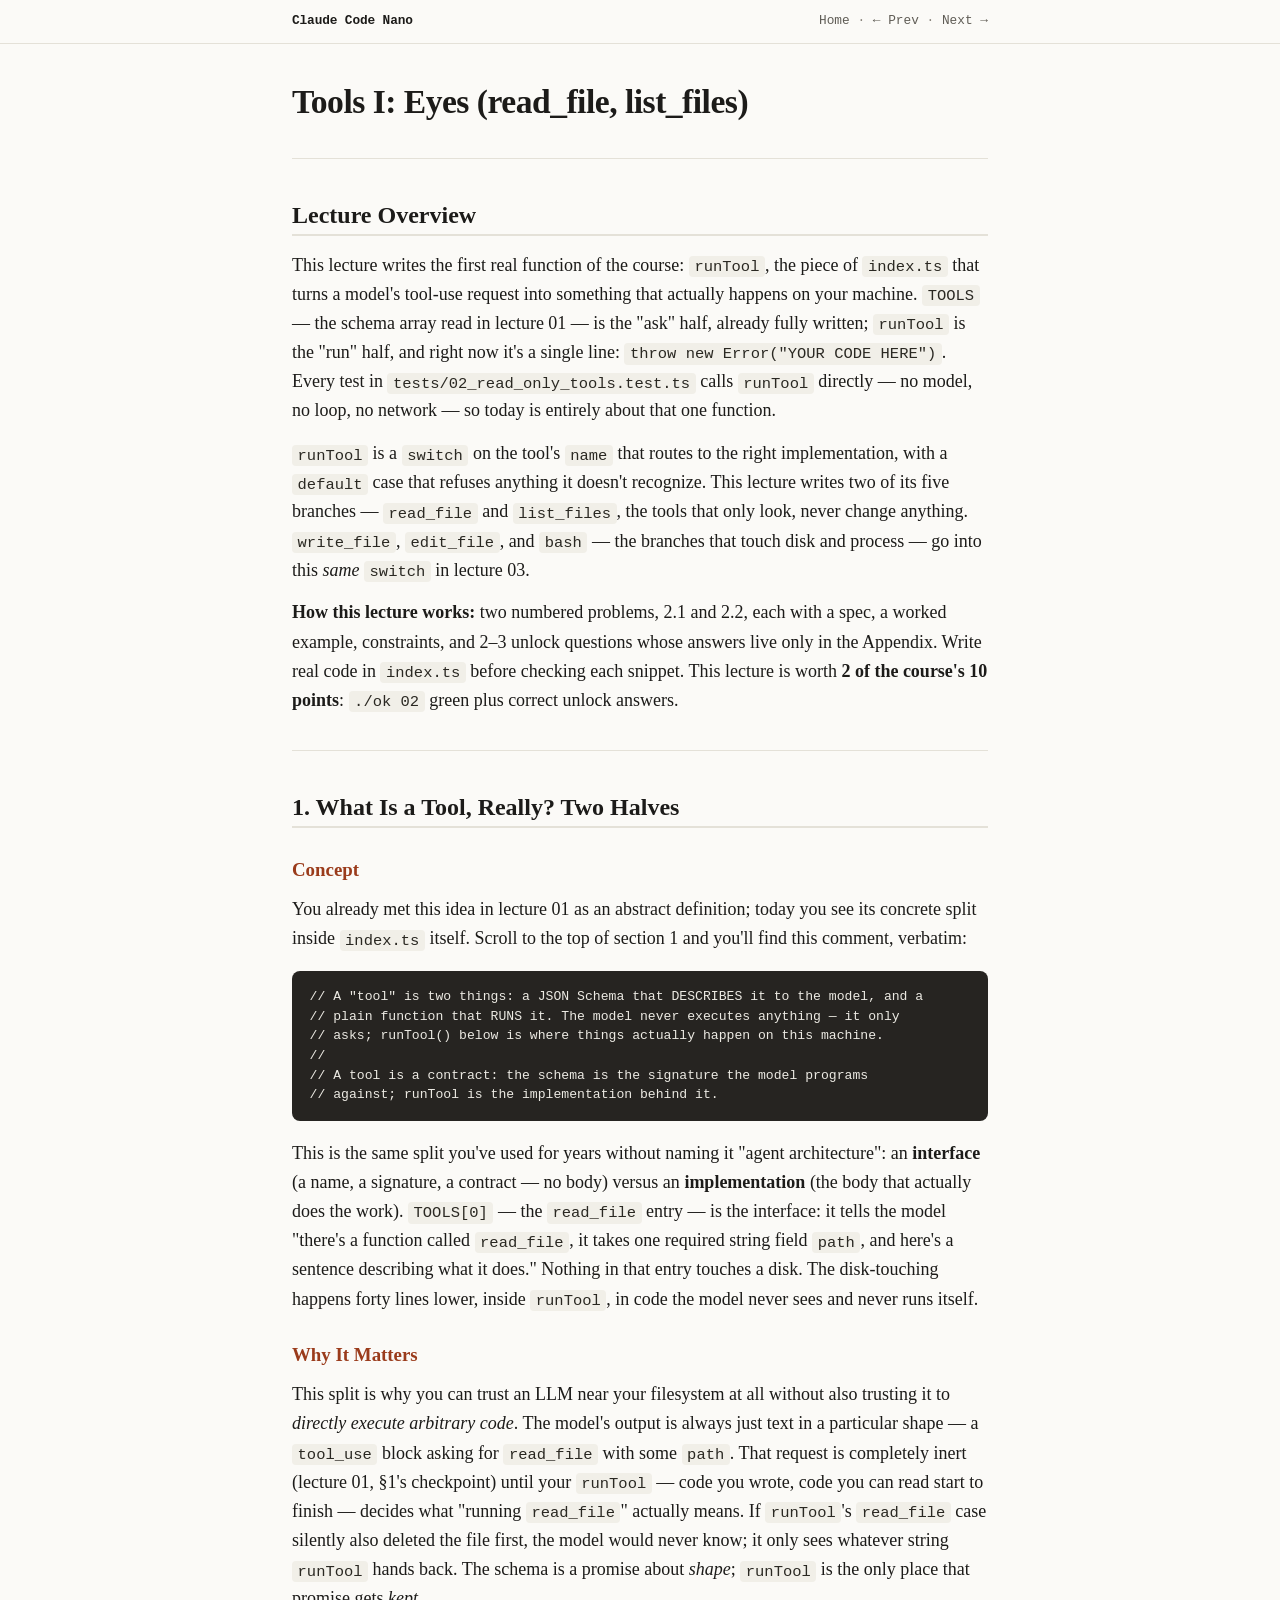
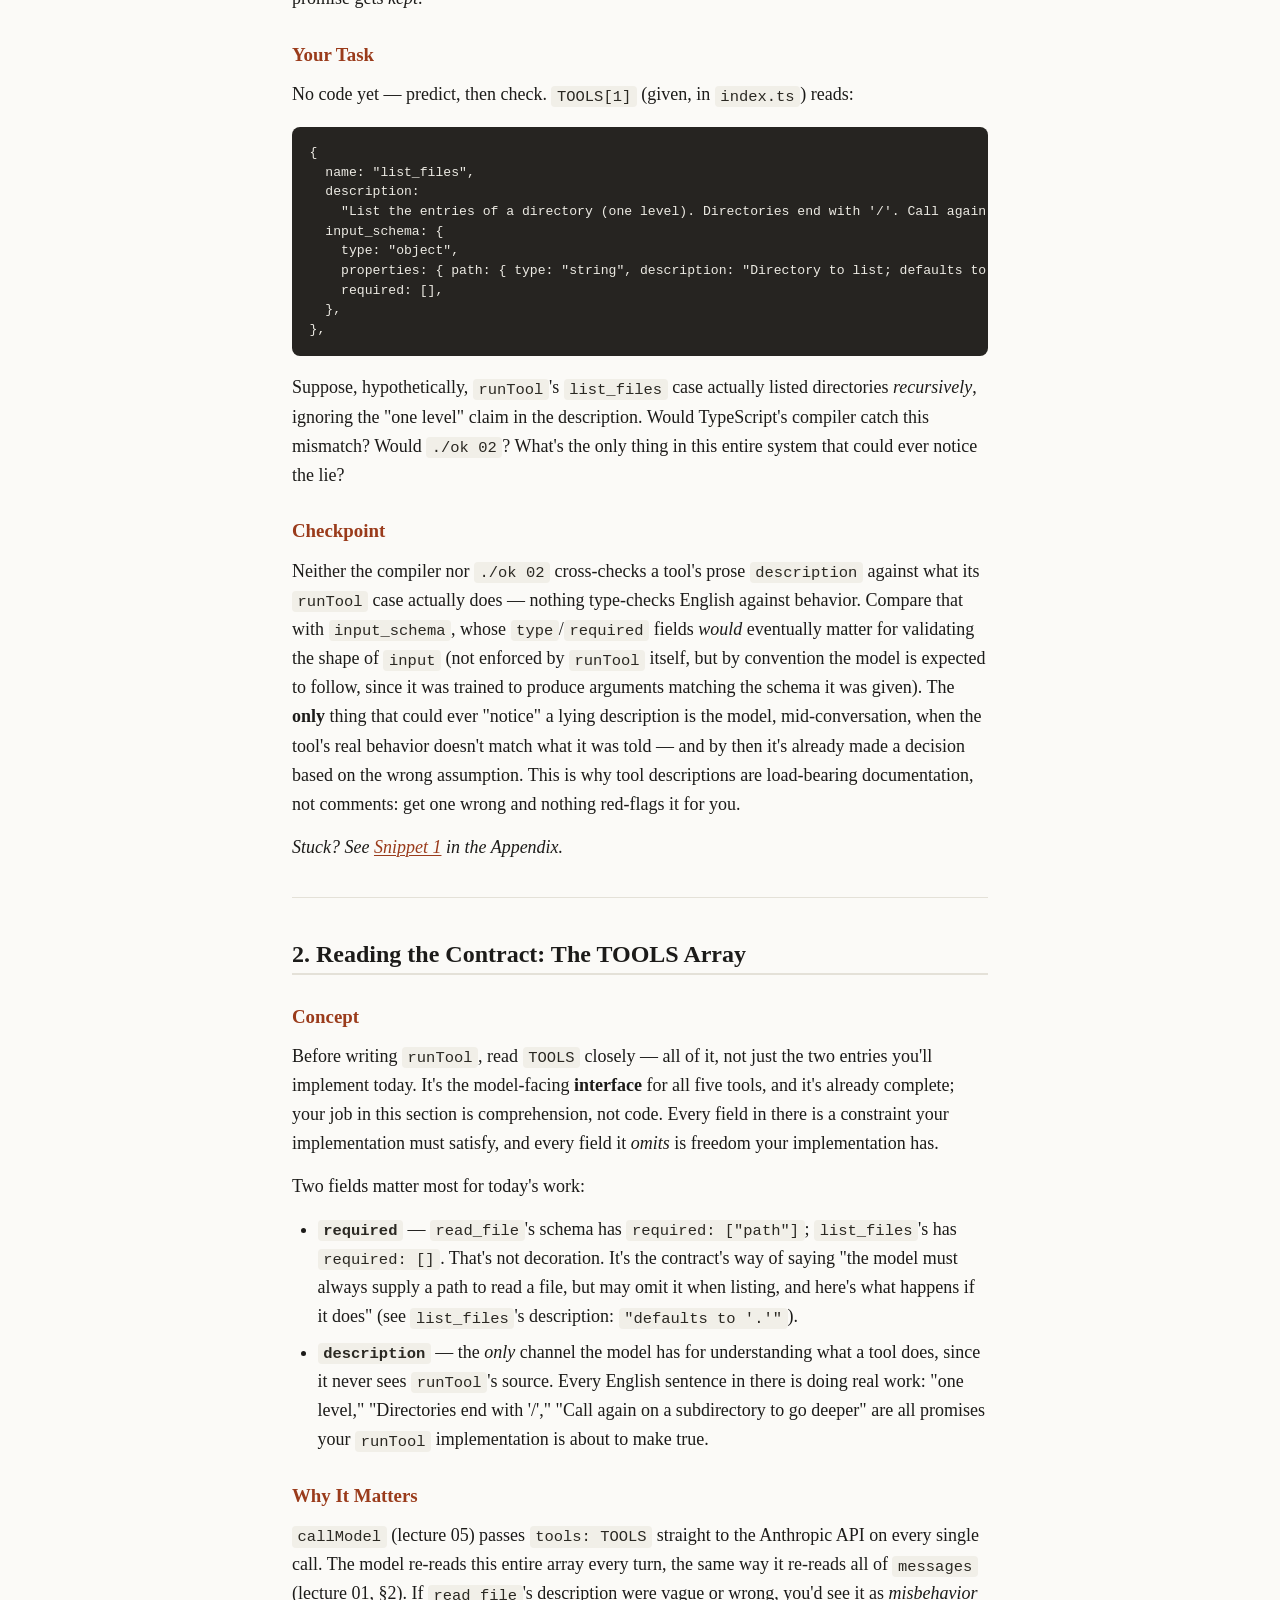
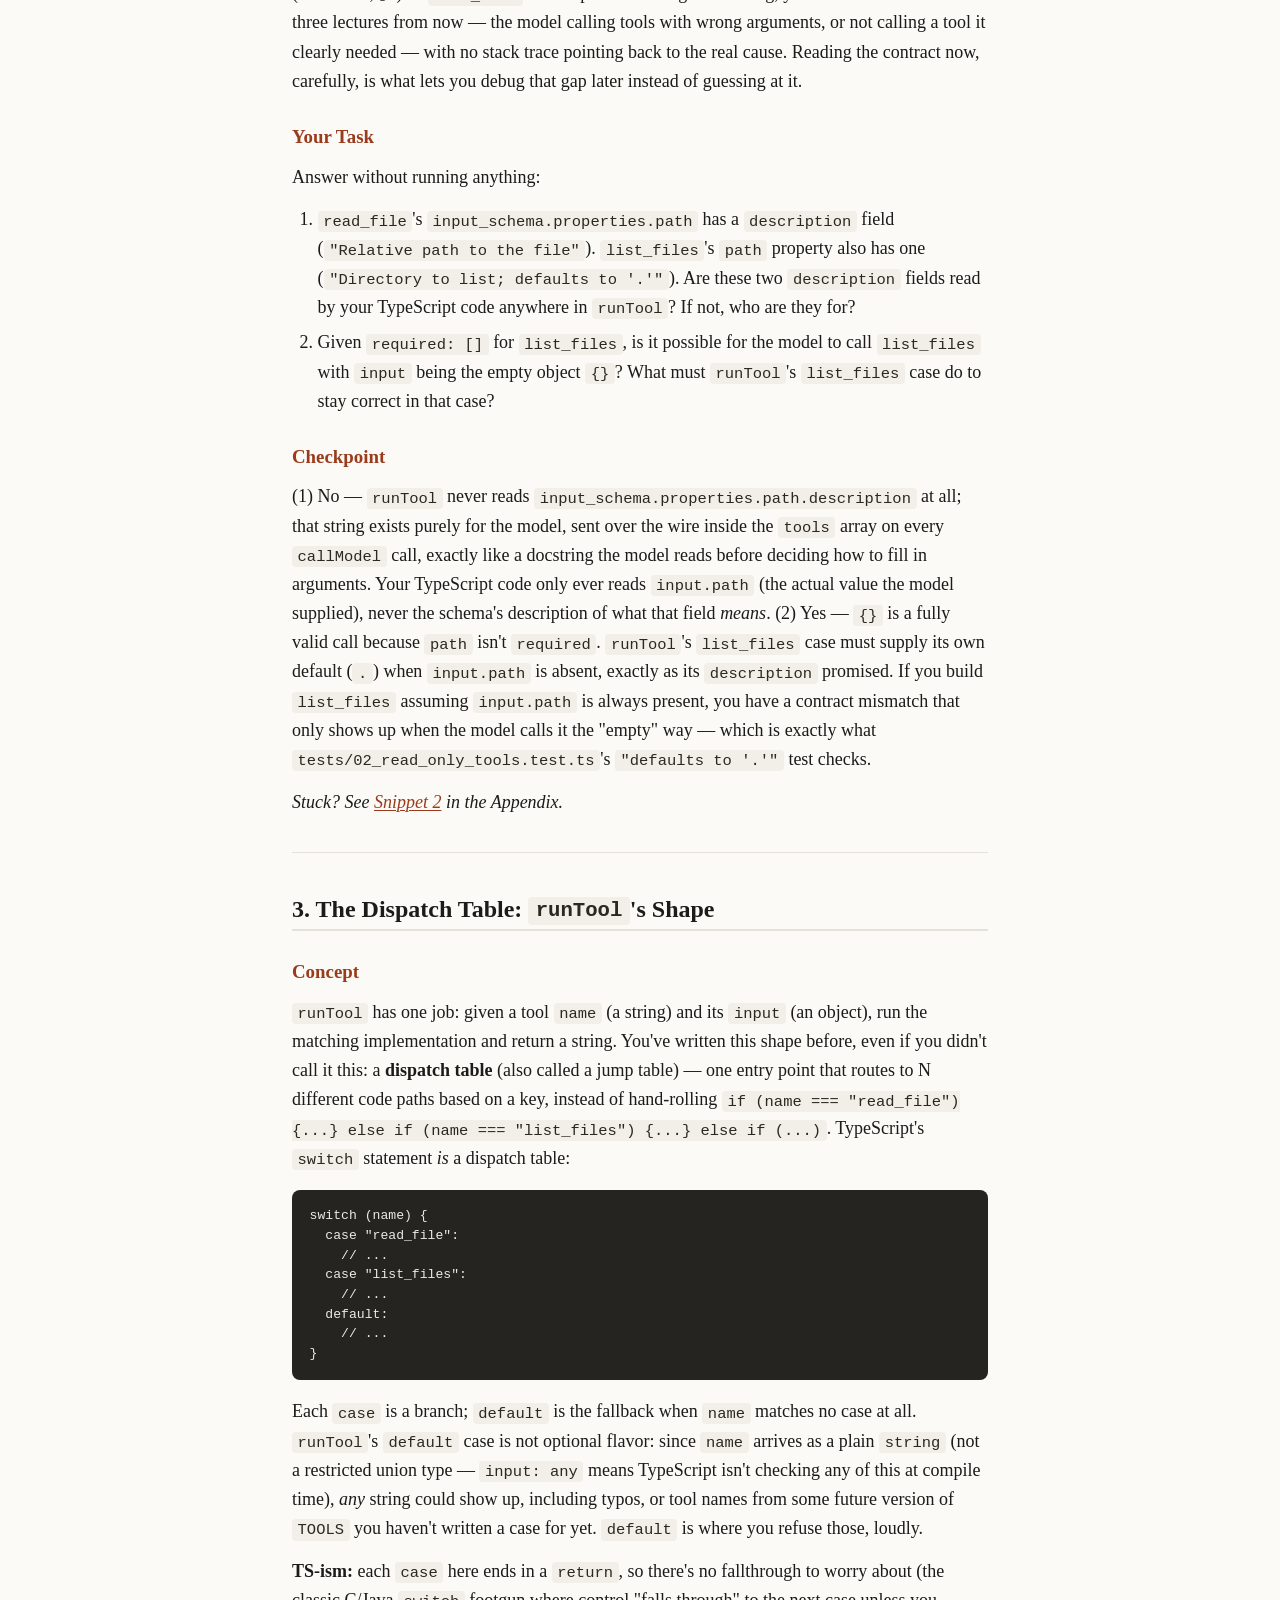
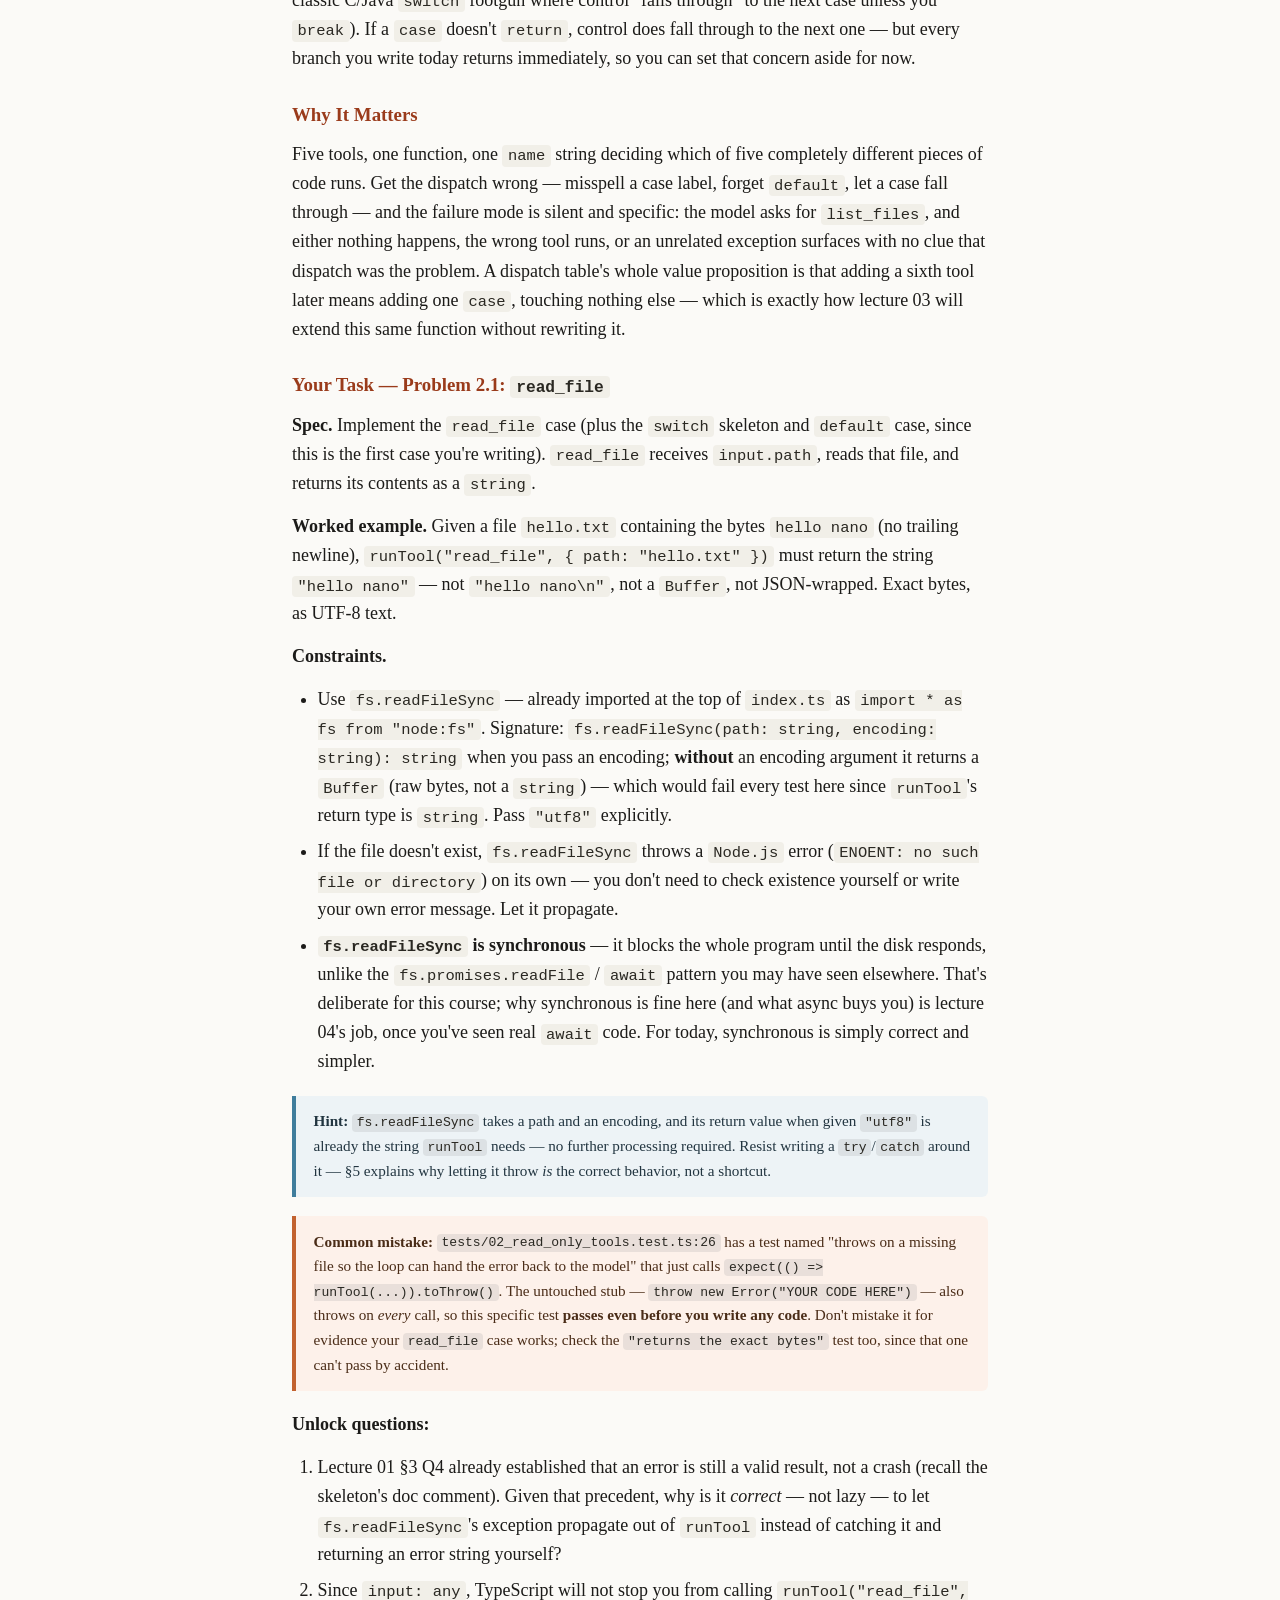
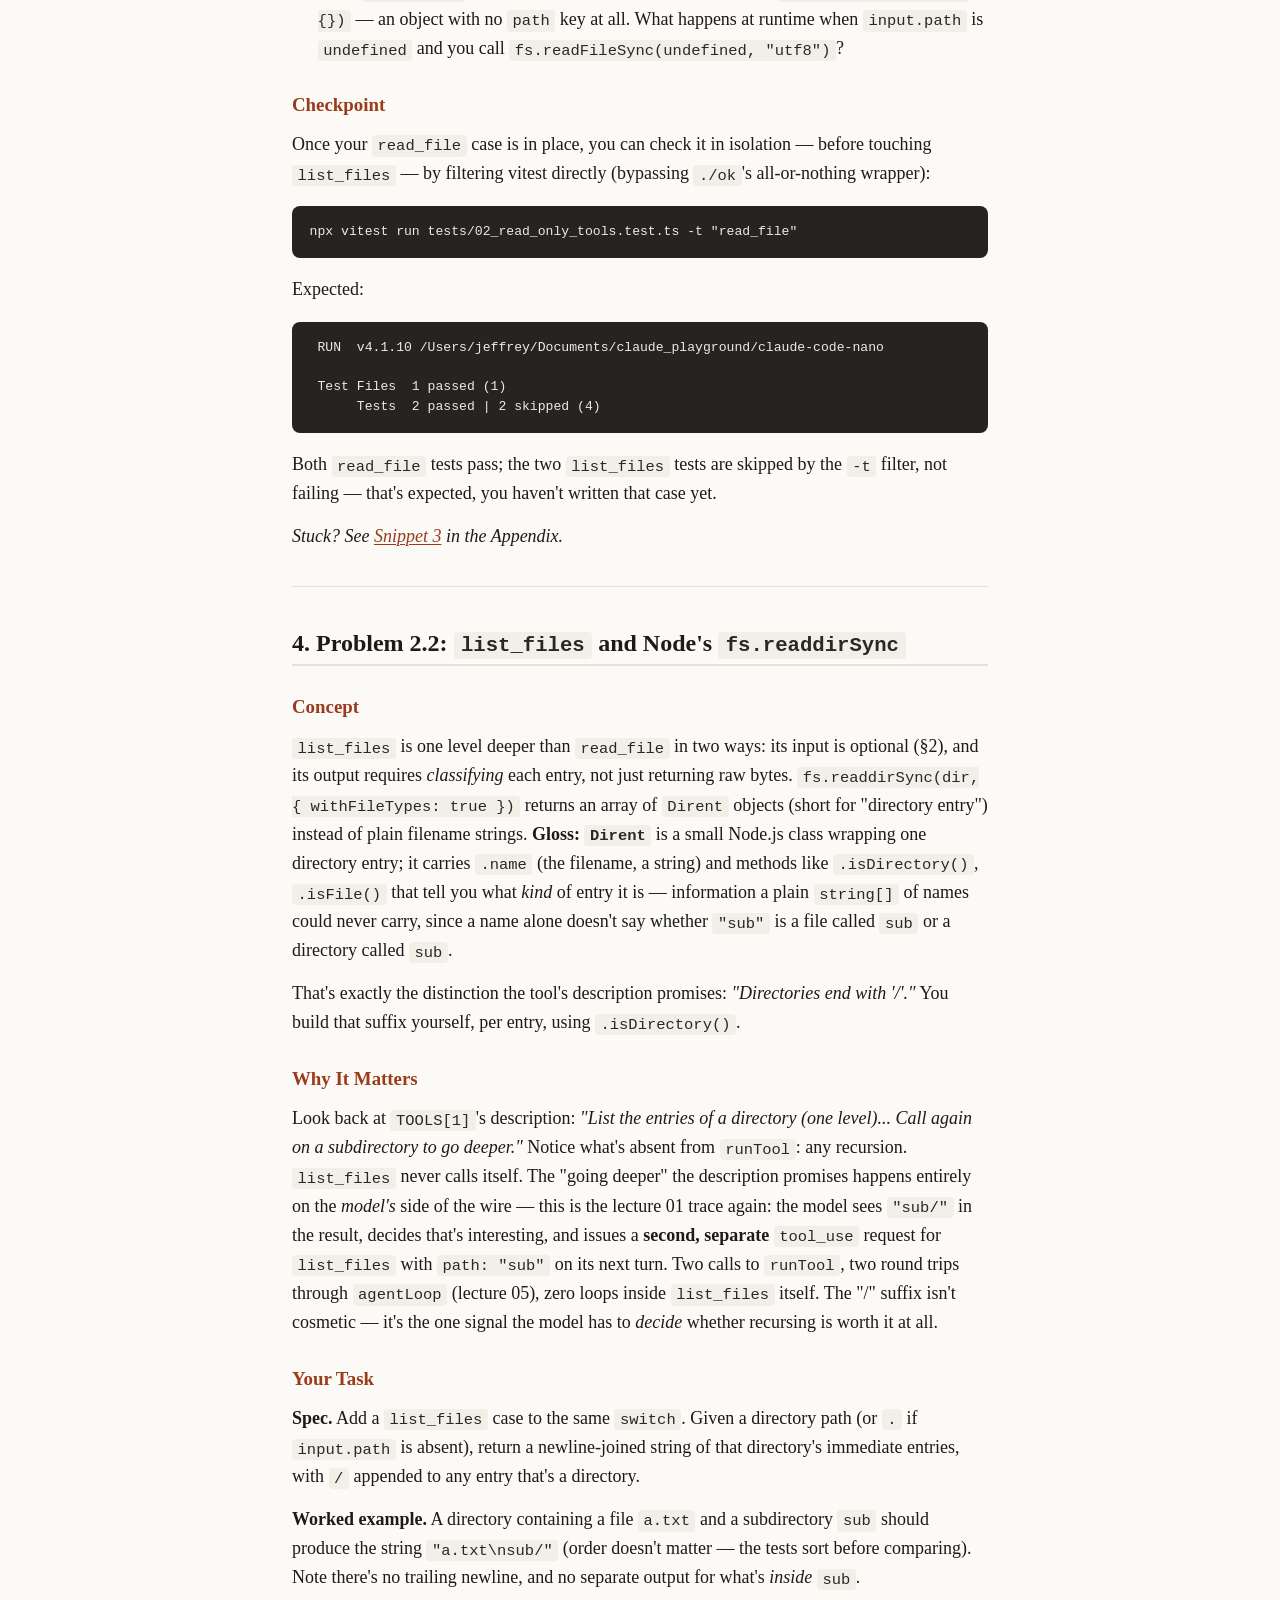
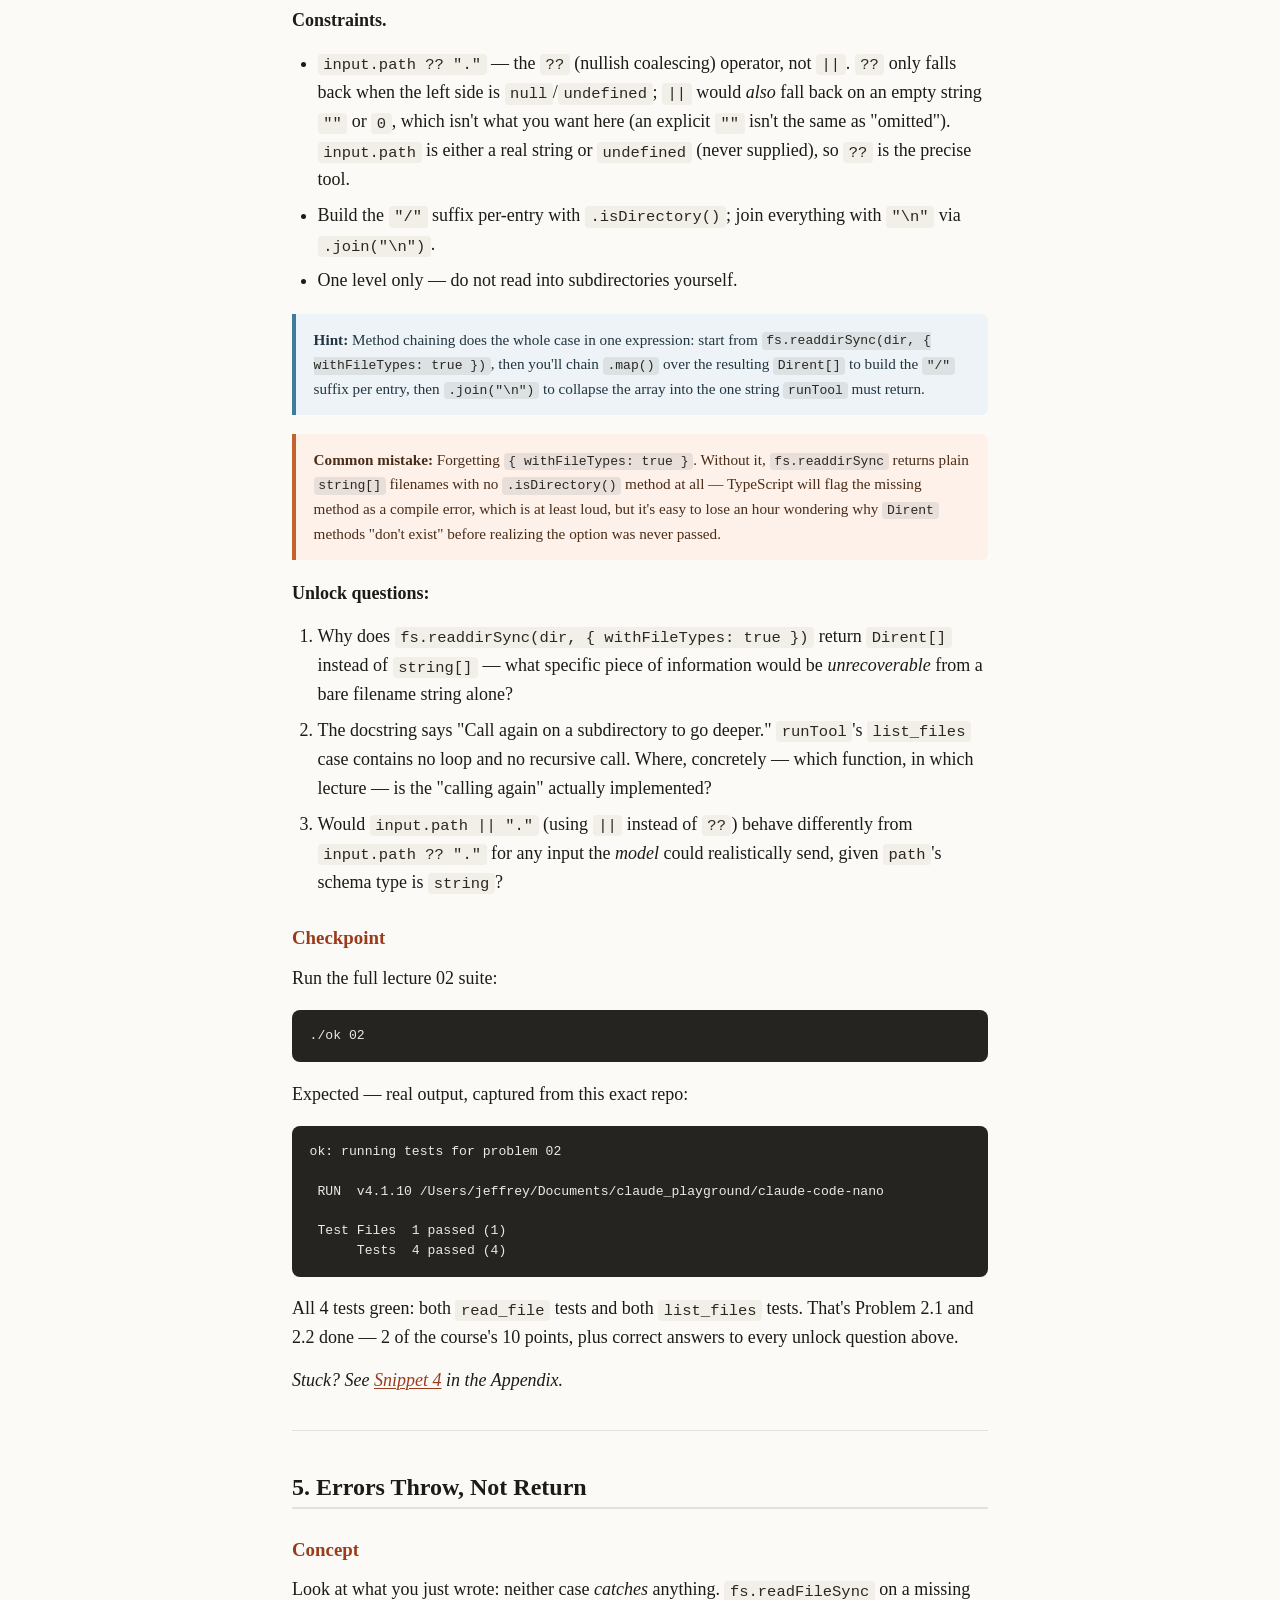
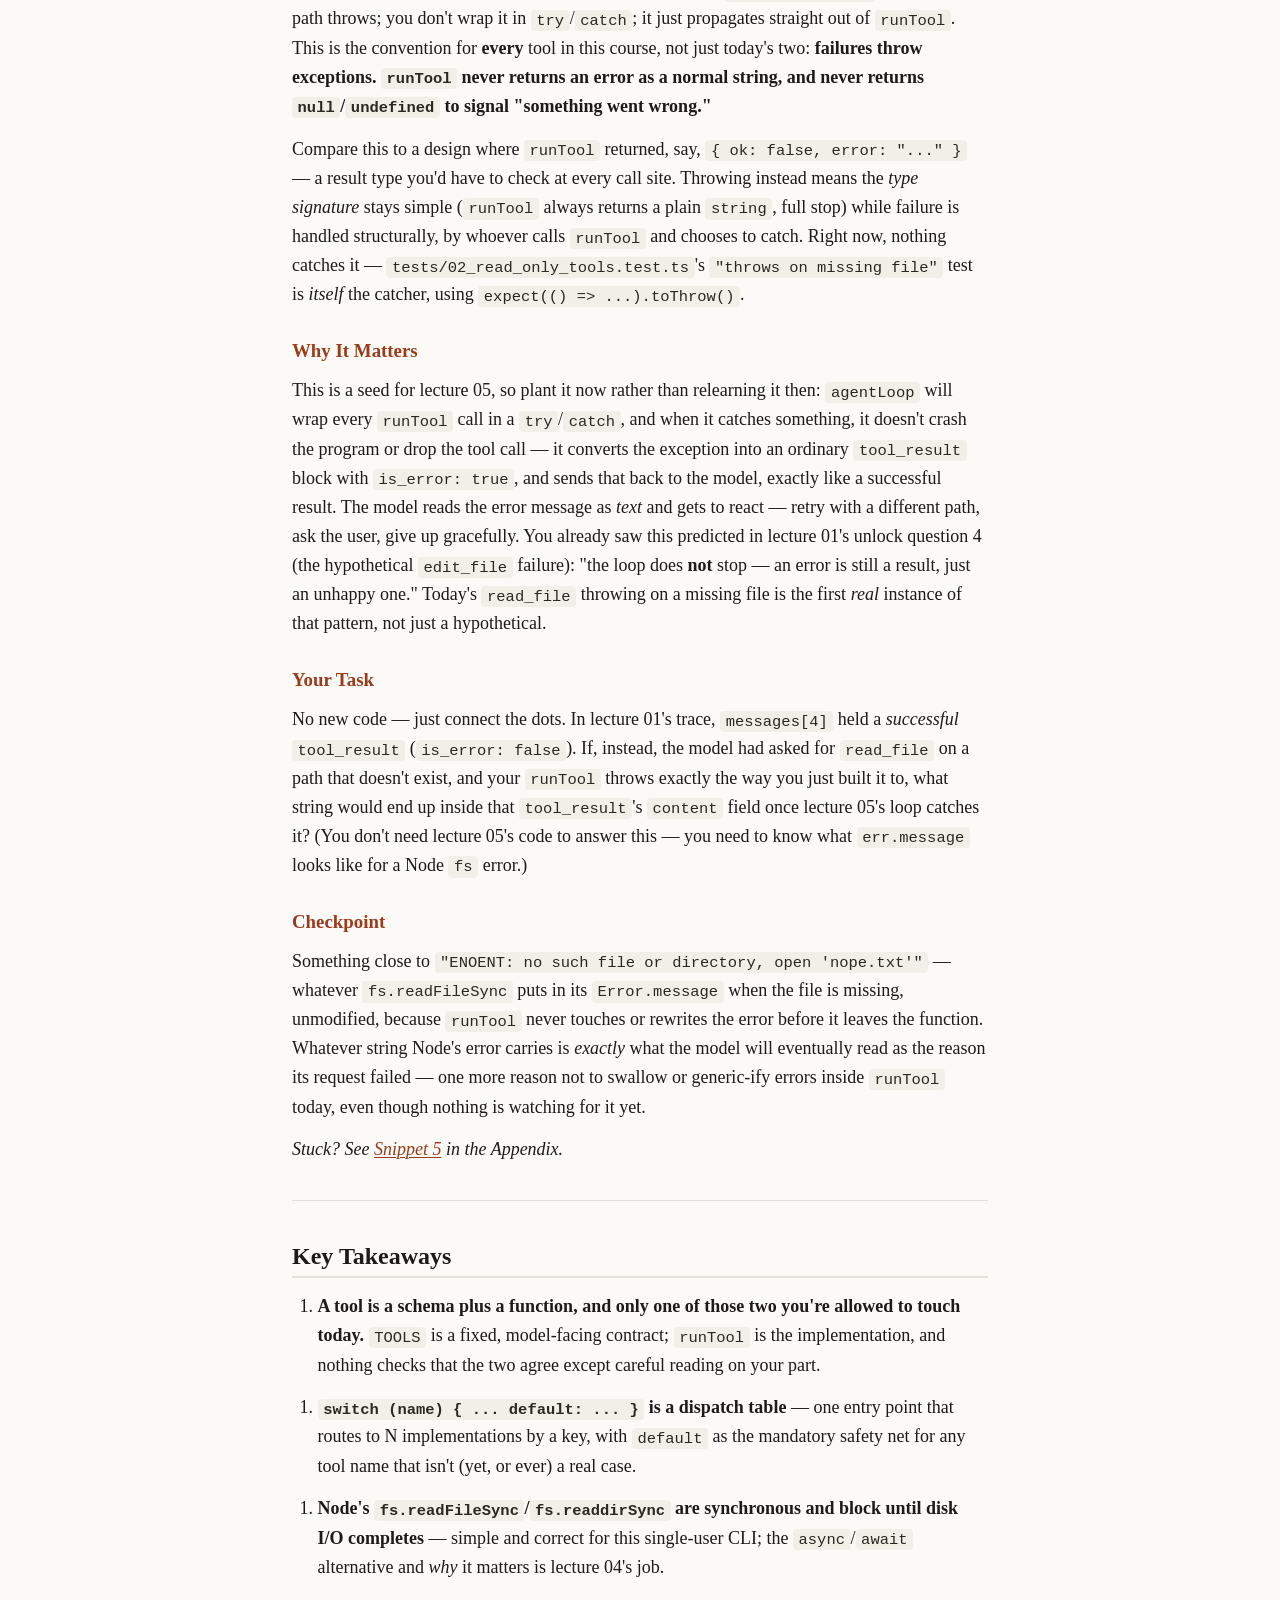
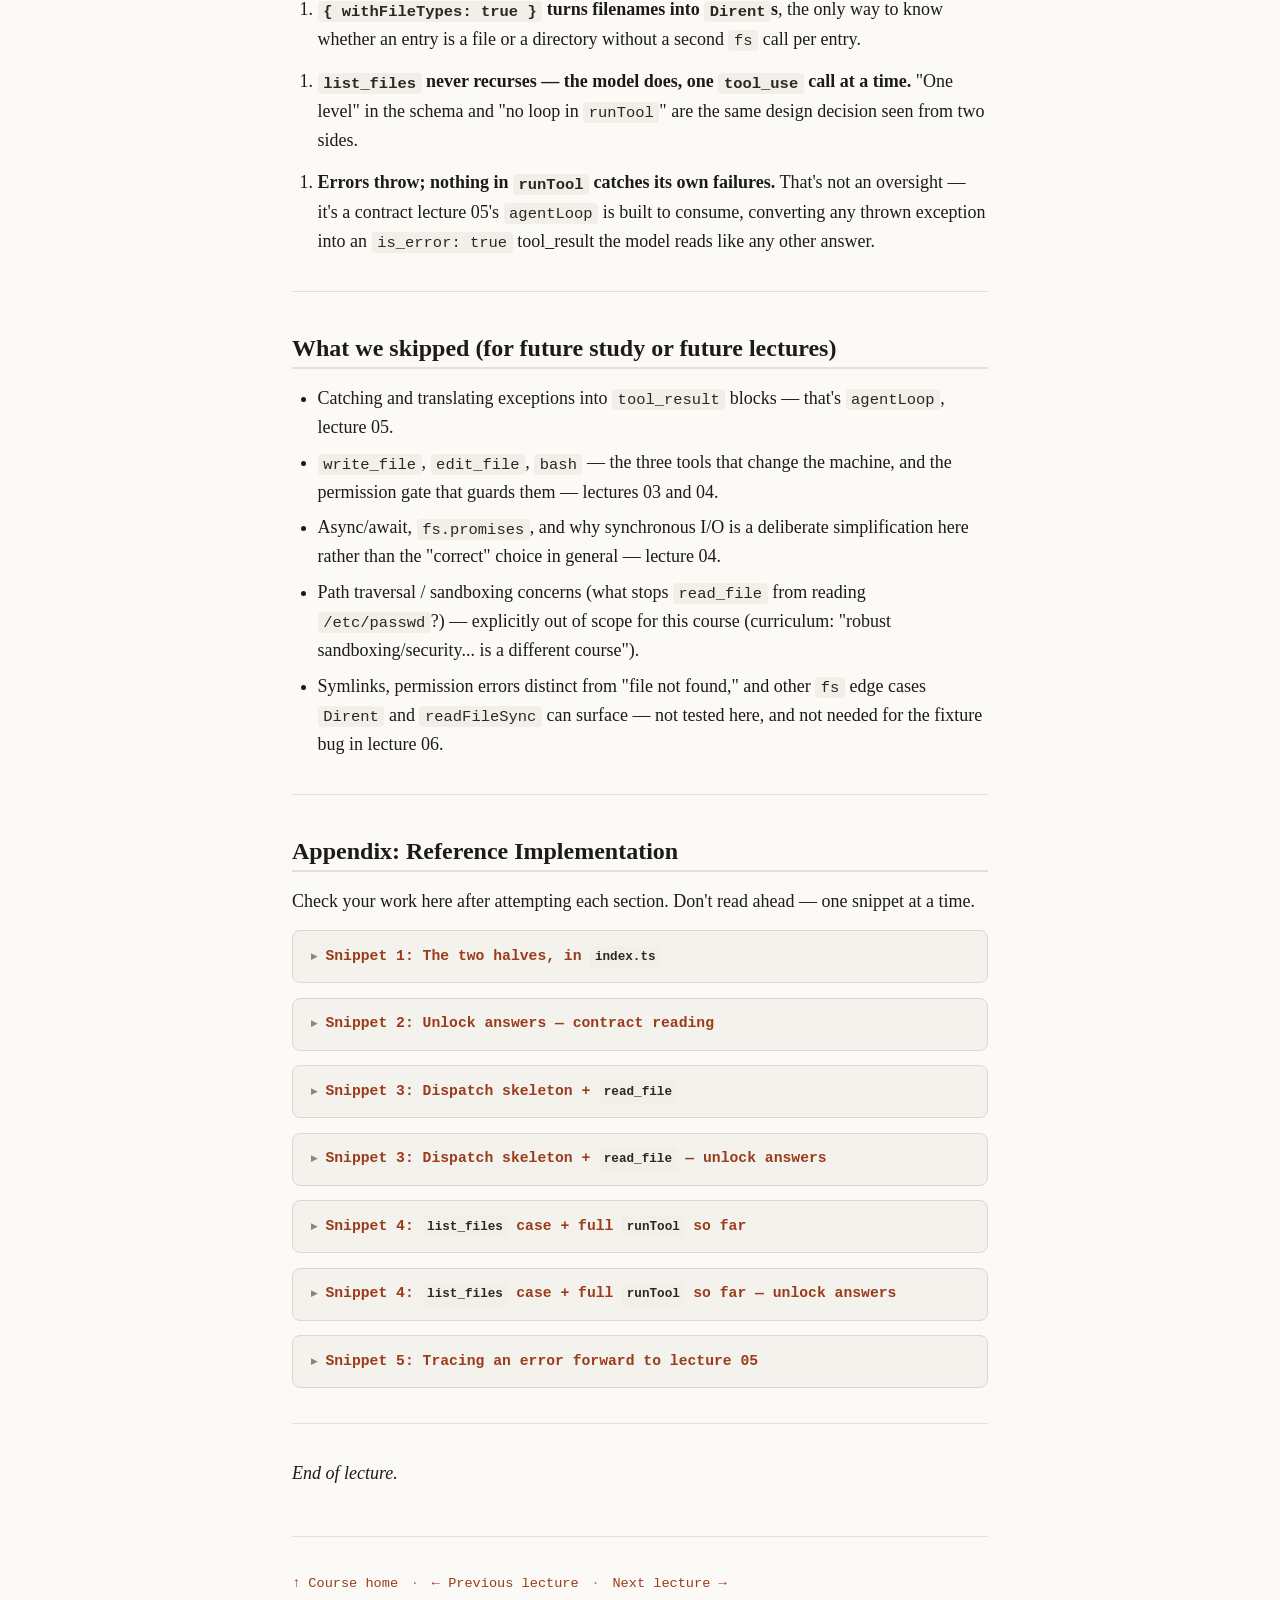
<file: claude_code_nano/02_read_only_tools.html>
<!DOCTYPE html>
<html lang="en">
<head>
<meta charset="utf-8">
<meta name="viewport" content="width=device-width, initial-scale=1">
<title>Tools I: Eyes (read_file, list_files) &mdash; Claude Code Nano</title>
<link rel="stylesheet" href="styles.css">
</head>
<body>
<nav class="topbar"><div class="topbar-inner"><span class="brand"><a href="index.html">Claude Code Nano</a></span><span class="crumbs"><a href="index.html">Home</a> <span class="dot">&middot;</span> <a href="01_the_shape_of_an_agent.html">&larr; Prev</a> <span class="dot">&middot;</span> <a href="03_mutating_tools.html">Next &rarr;</a></span></div></nav>
<main class="handout">
<h1 id="tools-i-eyes-read_file-list_files">Tools I: Eyes (read_file, list_files)</h1>
<hr>
<h2 id="lecture-overview">Lecture Overview</h2>
<p>This lecture writes the first real function of the course: <code>runTool</code>, the piece of <code>index.ts</code> that turns a model's tool-use request into something that actually happens on your machine. <code>TOOLS</code> — the schema array read in lecture 01 — is the "ask" half, already fully written; <code>runTool</code> is the "run" half, and right now it's a single line: <code>throw new Error(&quot;YOUR CODE HERE&quot;)</code>. Every test in <code>tests/02_read_only_tools.test.ts</code> calls <code>runTool</code> directly — no model, no loop, no network — so today is entirely about that one function.</p>
<p><code>runTool</code> is a <code>switch</code> on the tool's <code>name</code> that routes to the right implementation, with a <code>default</code> case that refuses anything it doesn't recognize. This lecture writes two of its five branches — <code>read_file</code> and <code>list_files</code>, the tools that only look, never change anything. <code>write_file</code>, <code>edit_file</code>, and <code>bash</code> — the branches that touch disk and process — go into this <em>same</em> <code>switch</code> in lecture 03.</p>
<p><strong>How this lecture works:</strong> two numbered problems, 2.1 and 2.2, each with a spec, a worked example, constraints, and 2–3 unlock questions whose answers live only in the Appendix. Write real code in <code>index.ts</code> before checking each snippet. This lecture is worth <strong>2 of the course's 10 points</strong>: <code>./ok 02</code> green plus correct unlock answers.</p>
<hr>
<h2 id="1-what-is-a-tool-really-two-halves">1. What Is a Tool, Really? Two Halves</h2>
<h3 id="concept">Concept</h3>
<p>You already met this idea in lecture 01 as an abstract definition; today you see its concrete split inside <code>index.ts</code> itself. Scroll to the top of section 1 and you'll find this comment, verbatim:</p>
<pre><code>// A "tool" is two things: a JSON Schema that DESCRIBES it to the model, and a
// plain function that RUNS it. The model never executes anything — it only
// asks; runTool() below is where things actually happen on this machine.
//
// A tool is a contract: the schema is the signature the model programs
// against; runTool is the implementation behind it.</code></pre>
<p>This is the same split you've used for years without naming it "agent architecture": an <strong>interface</strong> (a name, a signature, a contract — no body) versus an <strong>implementation</strong> (the body that actually does the work). <code>TOOLS[0]</code> — the <code>read_file</code> entry — is the interface: it tells the model "there's a function called <code>read_file</code>, it takes one required string field <code>path</code>, and here's a sentence describing what it does." Nothing in that entry touches a disk. The disk-touching happens forty lines lower, inside <code>runTool</code>, in code the model never sees and never runs itself.</p>
<h3 id="why-it-matters">Why It Matters</h3>
<p>This split is why you can trust an LLM near your filesystem at all without also trusting it to <em>directly execute arbitrary code</em>. The model's output is always just text in a particular shape — a <code>tool_use</code> block asking for <code>read_file</code> with some <code>path</code>. That request is completely inert (lecture 01, §1's checkpoint) until your <code>runTool</code> — code you wrote, code you can read start to finish — decides what "running <code>read_file</code>" actually means. If <code>runTool</code>'s <code>read_file</code> case silently also deleted the file first, the model would never know; it only sees whatever string <code>runTool</code> hands back. The schema is a promise about <em>shape</em>; <code>runTool</code> is the only place that promise gets <em>kept</em>.</p>
<h3 id="your-task">Your Task</h3>
<p>No code yet — predict, then check. <code>TOOLS[1]</code> (given, in <code>index.ts</code>) reads:</p>
<pre><code class="language-ts">{
  name: "list_files",
  description:
    "List the entries of a directory (one level). Directories end with '/'. Call again on a subdirectory to go deeper.",
  input_schema: {
    type: "object",
    properties: { path: { type: "string", description: "Directory to list; defaults to '.'" } },
    required: [],
  },
},</code></pre>
<p>Suppose, hypothetically, <code>runTool</code>'s <code>list_files</code> case actually listed directories <em>recursively</em>, ignoring the "one level" claim in the description. Would TypeScript's compiler catch this mismatch? Would <code>./ok 02</code>? What's the only thing in this entire system that could ever notice the lie?</p>
<h3 id="checkpoint">Checkpoint</h3>
<p>Neither the compiler nor <code>./ok 02</code> cross-checks a tool's prose <code>description</code> against what its <code>runTool</code> case actually does — nothing type-checks English against behavior. Compare that with <code>input_schema</code>, whose <code>type</code>/<code>required</code> fields <em>would</em> eventually matter for validating the shape of <code>input</code> (not enforced by <code>runTool</code> itself, but by convention the model is expected to follow, since it was trained to produce arguments matching the schema it was given). The <strong>only</strong> thing that could ever "notice" a lying description is the model, mid-conversation, when the tool's real behavior doesn't match what it was told — and by then it's already made a decision based on the wrong assumption. This is why tool descriptions are load-bearing documentation, not comments: get one wrong and nothing red-flags it for you.</p>
<p><em>Stuck? See <a href="#snippet-1-the-two-halves-in-index.ts">Snippet 1</a> in the Appendix.</em></p>
<hr>
<h2 id="2-reading-the-contract-the-tools-array">2. Reading the Contract: The TOOLS Array</h2>
<h3 id="concept-1">Concept</h3>
<p>Before writing <code>runTool</code>, read <code>TOOLS</code> closely — all of it, not just the two entries you'll implement today. It's the model-facing <strong>interface</strong> for all five tools, and it's already complete; your job in this section is comprehension, not code. Every field in there is a constraint your implementation must satisfy, and every field it <em>omits</em> is freedom your implementation has.</p>
<p>Two fields matter most for today's work:</p>
<ul><li><strong><code>required</code></strong> — <code>read_file</code>'s schema has <code>required: [&quot;path&quot;]</code>; <code>list_files</code>'s has <code>required: []</code>. That's not decoration. It's the contract's way of saying "the model must always supply a path to read a file, but may omit it when listing, and here's what happens if it does" (see <code>list_files</code>'s description: <code>&quot;defaults to &#x27;.&#x27;&quot;</code>).</li><li><strong><code>description</code></strong> — the <em>only</em> channel the model has for understanding what a tool does, since it never sees <code>runTool</code>'s source. Every English sentence in there is doing real work: "one level," "Directories end with '/'," "Call again on a subdirectory to go deeper" are all promises your <code>runTool</code> implementation is about to make true.</li></ul>
<h3 id="why-it-matters-1">Why It Matters</h3>
<p><code>callModel</code> (lecture 05) passes <code>tools: TOOLS</code> straight to the Anthropic API on every single call. The model re-reads this entire array every turn, the same way it re-reads all of <code>messages</code> (lecture 01, §2). If <code>read_file</code>'s description were vague or wrong, you'd see it as <em>misbehavior</em> three lectures from now — the model calling tools with wrong arguments, or not calling a tool it clearly needed — with no stack trace pointing back to the real cause. Reading the contract now, carefully, is what lets you debug that gap later instead of guessing at it.</p>
<h3 id="your-task-1">Your Task</h3>
<p>Answer without running anything:</p>
<ol><li><code>read_file</code>'s <code>input_schema.properties.path</code> has a <code>description</code> field (<code>&quot;Relative path to the file&quot;</code>). <code>list_files</code>'s <code>path</code> property also has one (<code>&quot;Directory to list; defaults to &#x27;.&#x27;&quot;</code>). Are these two <code>description</code> fields read by your TypeScript code anywhere in <code>runTool</code>? If not, who are they for?</li><li>Given <code>required: []</code> for <code>list_files</code>, is it possible for the model to call <code>list_files</code> with <code>input</code> being the empty object <code>{}</code>? What must <code>runTool</code>'s <code>list_files</code> case do to stay correct in that case?</li></ol>
<h3 id="checkpoint-1">Checkpoint</h3>
<p>(1) No — <code>runTool</code> never reads <code>input_schema.properties.path.description</code> at all; that string exists purely for the model, sent over the wire inside the <code>tools</code> array on every <code>callModel</code> call, exactly like a docstring the model reads before deciding how to fill in arguments. Your TypeScript code only ever reads <code>input.path</code> (the actual value the model supplied), never the schema's description of what that field <em>means</em>. (2) Yes — <code>{}</code> is a fully valid call because <code>path</code> isn't <code>required</code>. <code>runTool</code>'s <code>list_files</code> case must supply its own default (<code>.</code>) when <code>input.path</code> is absent, exactly as its <code>description</code> promised. If you build <code>list_files</code> assuming <code>input.path</code> is always present, you have a contract mismatch that only shows up when the model calls it the "empty" way — which is exactly what <code>tests/02_read_only_tools.test.ts</code>'s <code>&quot;defaults to &#x27;.&#x27;&quot;</code> test checks.</p>
<p><em>Stuck? See <a href="#snippet-2-unlock-answers-contract-reading">Snippet 2</a> in the Appendix.</em></p>
<hr>
<h2 id="3-the-dispatch-table-runtools-shape">3. The Dispatch Table: <code>runTool</code>'s Shape</h2>
<h3 id="concept-2">Concept</h3>
<p><code>runTool</code> has one job: given a tool <code>name</code> (a string) and its <code>input</code> (an object), run the matching implementation and return a string. You've written this shape before, even if you didn't call it this: a <strong>dispatch table</strong> (also called a jump table) — one entry point that routes to N different code paths based on a key, instead of hand-rolling <code>if (name === &quot;read_file&quot;) {...} else if (name === &quot;list_files&quot;) {...} else if (...)</code>. TypeScript's <code>switch</code> statement <em>is</em> a dispatch table:</p>
<pre><code class="language-ts">switch (name) {
  case "read_file":
    // ...
  case "list_files":
    // ...
  default:
    // ...
}</code></pre>
<p>Each <code>case</code> is a branch; <code>default</code> is the fallback when <code>name</code> matches no case at all. <code>runTool</code>'s <code>default</code> case is not optional flavor: since <code>name</code> arrives as a plain <code>string</code> (not a restricted union type — <code>input: any</code> means TypeScript isn't checking any of this at compile time), <em>any</em> string could show up, including typos, or tool names from some future version of <code>TOOLS</code> you haven't written a case for yet. <code>default</code> is where you refuse those, loudly.</p>
<p><strong>TS-ism:</strong> each <code>case</code> here ends in a <code>return</code>, so there's no fallthrough to worry about (the classic C/Java <code>switch</code> footgun where control "falls through" to the next case unless you <code>break</code>). If a <code>case</code> doesn't <code>return</code>, control does fall through to the next one — but every branch you write today returns immediately, so you can set that concern aside for now.</p>
<h3 id="why-it-matters-2">Why It Matters</h3>
<p>Five tools, one function, one <code>name</code> string deciding which of five completely different pieces of code runs. Get the dispatch wrong — misspell a case label, forget <code>default</code>, let a case fall through — and the failure mode is silent and specific: the model asks for <code>list_files</code>, and either nothing happens, the wrong tool runs, or an unrelated exception surfaces with no clue that dispatch was the problem. A dispatch table's whole value proposition is that adding a sixth tool later means adding one <code>case</code>, touching nothing else — which is exactly how lecture 03 will extend this same function without rewriting it.</p>
<h3 id="your-task--problem-21-read_file">Your Task — Problem 2.1: <code>read_file</code></h3>
<p><strong>Spec.</strong> Implement the <code>read_file</code> case (plus the <code>switch</code> skeleton and <code>default</code> case, since this is the first case you're writing). <code>read_file</code> receives <code>input.path</code>, reads that file, and returns its contents as a <code>string</code>.</p>
<p><strong>Worked example.</strong> Given a file <code>hello.txt</code> containing the bytes <code>hello nano</code> (no trailing newline), <code>runTool(&quot;read_file&quot;, { path: &quot;hello.txt&quot; })</code> must return the string <code>&quot;hello nano&quot;</code> — not <code>&quot;hello nano\n&quot;</code>, not a <code>Buffer</code>, not JSON-wrapped. Exact bytes, as UTF-8 text.</p>
<p><strong>Constraints.</strong></p>
<ul><li>Use <code>fs.readFileSync</code> — already imported at the top of <code>index.ts</code> as <code>import * as fs from &quot;node:fs&quot;</code>. Signature: <code>fs.readFileSync(path: string, encoding: string): string</code> when you pass an encoding; <strong>without</strong> an encoding argument it returns a <code>Buffer</code> (raw bytes, not a <code>string</code>) — which would fail every test here since <code>runTool</code>'s return type is <code>string</code>. Pass <code>&quot;utf8&quot;</code> explicitly.</li><li>If the file doesn't exist, <code>fs.readFileSync</code> throws a <code>Node.js</code> error (<code>ENOENT: no such file or directory</code>) on its own — you don't need to check existence yourself or write your own error message. Let it propagate.</li><li><strong><code>fs.readFileSync</code> is synchronous</strong> — it blocks the whole program until the disk responds, unlike the <code>fs.promises.readFile</code> / <code>await</code> pattern you may have seen elsewhere. That's deliberate for this course; why synchronous is fine here (and what async buys you) is lecture 04's job, once you've seen real <code>await</code> code. For today, synchronous is simply correct and simpler.</li></ul>
<blockquote class="callout hint"><strong>Hint:</strong> <code>fs.readFileSync</code> takes a path and an encoding, and its return value when given <code>&quot;utf8&quot;</code> is already the string <code>runTool</code> needs — no further processing required. Resist writing a <code>try</code>/<code>catch</code> around it — §5 explains why letting it throw <em>is</em> the correct behavior, not a shortcut.</blockquote>
<blockquote class="callout warn"><strong>Common mistake:</strong> <code>tests/02_read_only_tools.test.ts:26</code> has a test named "throws on a missing file so the loop can hand the error back to the model" that just calls <code>expect(() =&gt; runTool(...)).toThrow()</code>. The untouched stub — <code>throw new Error(&quot;YOUR CODE HERE&quot;)</code> — also throws on <em>every</em> call, so this specific test <strong>passes even before you write any code</strong>. Don't mistake it for evidence your <code>read_file</code> case works; check the <code>&quot;returns the exact bytes&quot;</code> test too, since that one can't pass by accident.</blockquote>
<p><strong>Unlock questions:</strong></p>
<ol><li>Lecture 01 §3 Q4 already established that an error is still a valid result, not a crash (recall the skeleton's doc comment). Given that precedent, why is it <em>correct</em> — not lazy — to let <code>fs.readFileSync</code>'s exception propagate out of <code>runTool</code> instead of catching it and returning an error string yourself?</li><li>Since <code>input: any</code>, TypeScript will not stop you from calling <code>runTool(&quot;read_file&quot;, {})</code> — an object with no <code>path</code> key at all. What happens at runtime when <code>input.path</code> is <code>undefined</code> and you call <code>fs.readFileSync(undefined, &quot;utf8&quot;)</code>?</li></ol>
<h3 id="checkpoint-2">Checkpoint</h3>
<p>Once your <code>read_file</code> case is in place, you can check it in isolation — before touching <code>list_files</code> — by filtering vitest directly (bypassing <code>./ok</code>'s all-or-nothing wrapper):</p>
<pre><code>npx vitest run tests/02_read_only_tools.test.ts -t "read_file"</code></pre>
<p>Expected:</p>
<pre><code> RUN  v4.1.10 /Users/jeffrey/Documents/claude_playground/claude-code-nano

 Test Files  1 passed (1)
      Tests  2 passed | 2 skipped (4)</code></pre>
<p>Both <code>read_file</code> tests pass; the two <code>list_files</code> tests are skipped by the <code>-t</code> filter, not failing — that's expected, you haven't written that case yet.</p>
<p><em>Stuck? See <a href="#snippet-3-dispatch-skeleton--read_file">Snippet 3</a> in the Appendix.</em></p>
<hr>
<h2 id="4-problem-22-list_files-and-nodes-fsreaddirsync">4. Problem 2.2: <code>list_files</code> and Node's <code>fs.readdirSync</code></h2>
<h3 id="concept-3">Concept</h3>
<p><code>list_files</code> is one level deeper than <code>read_file</code> in two ways: its input is optional (§2), and its output requires <em>classifying</em> each entry, not just returning raw bytes. <code>fs.readdirSync(dir, { withFileTypes: true })</code> returns an array of <code>Dirent</code> objects (short for "directory entry") instead of plain filename strings. <strong>Gloss: <code>Dirent</code></strong> is a small Node.js class wrapping one directory entry; it carries <code>.name</code> (the filename, a string) and methods like <code>.isDirectory()</code>, <code>.isFile()</code> that tell you what <em>kind</em> of entry it is — information a plain <code>string[]</code> of names could never carry, since a name alone doesn't say whether <code>&quot;sub&quot;</code> is a file called <code>sub</code> or a directory called <code>sub</code>.</p>
<p>That's exactly the distinction the tool's description promises: <em>"Directories end with '/'."</em> You build that suffix yourself, per entry, using <code>.isDirectory()</code>.</p>
<h3 id="why-it-matters-3">Why It Matters</h3>
<p>Look back at <code>TOOLS[1]</code>'s description: <em>"List the entries of a directory (one level)... Call again on a subdirectory to go deeper."</em> Notice what's absent from <code>runTool</code>: any recursion. <code>list_files</code> never calls itself. The "going deeper" the description promises happens entirely on the <em>model's</em> side of the wire — this is the lecture 01 trace again: the model sees <code>&quot;sub/&quot;</code> in the result, decides that's interesting, and issues a <strong>second, separate</strong> <code>tool_use</code> request for <code>list_files</code> with <code>path: &quot;sub&quot;</code> on its next turn. Two calls to <code>runTool</code>, two round trips through <code>agentLoop</code> (lecture 05), zero loops inside <code>list_files</code> itself. The "/" suffix isn't cosmetic — it's the one signal the model has to <em>decide</em> whether recursing is worth it at all.</p>
<h3 id="your-task-2">Your Task</h3>
<p><strong>Spec.</strong> Add a <code>list_files</code> case to the same <code>switch</code>. Given a directory path (or <code>.</code> if <code>input.path</code> is absent), return a newline-joined string of that directory's immediate entries, with <code>/</code> appended to any entry that's a directory.</p>
<p><strong>Worked example.</strong> A directory containing a file <code>a.txt</code> and a subdirectory <code>sub</code> should produce the string <code>&quot;a.txt\nsub/&quot;</code> (order doesn't matter — the tests sort before comparing). Note there's no trailing newline, and no separate output for what's <em>inside</em> <code>sub</code>.</p>
<p><strong>Constraints.</strong></p>
<ul><li><code>input.path ?? &quot;.&quot;</code> — the <code>??</code> (nullish coalescing) operator, not <code>||</code>. <code>??</code> only falls back when the left side is <code>null</code>/<code>undefined</code>; <code>||</code> would <em>also</em> fall back on an empty string <code>&quot;&quot;</code> or <code>0</code>, which isn't what you want here (an explicit <code>&quot;&quot;</code> isn't the same as "omitted"). <code>input.path</code> is either a real string or <code>undefined</code> (never supplied), so <code>??</code> is the precise tool.</li><li>Build the <code>&quot;/&quot;</code> suffix per-entry with <code>.isDirectory()</code>; join everything with <code>&quot;\n&quot;</code> via <code>.join(&quot;\n&quot;)</code>.</li><li>One level only — do not read into subdirectories yourself.</li></ul>
<blockquote class="callout hint"><strong>Hint:</strong> Method chaining does the whole case in one expression: start from <code>fs.readdirSync(dir, { withFileTypes: true })</code>, then you'll chain <code>.map()</code> over the resulting <code>Dirent[]</code> to build the <code>&quot;/&quot;</code> suffix per entry, then <code>.join(&quot;\n&quot;)</code> to collapse the array into the one string <code>runTool</code> must return.</blockquote>
<blockquote class="callout warn"><strong>Common mistake:</strong> Forgetting <code>{ withFileTypes: true }</code>. Without it, <code>fs.readdirSync</code> returns plain <code>string[]</code> filenames with no <code>.isDirectory()</code> method at all — TypeScript will flag the missing method as a compile error, which is at least loud, but it's easy to lose an hour wondering why <code>Dirent</code> methods "don't exist" before realizing the option was never passed.</blockquote>
<p><strong>Unlock questions:</strong></p>
<ol><li>Why does <code>fs.readdirSync(dir, { withFileTypes: true })</code> return <code>Dirent[]</code> instead of <code>string[]</code> — what specific piece of information would be <em>unrecoverable</em> from a bare filename string alone?</li><li>The docstring says "Call again on a subdirectory to go deeper." <code>runTool</code>'s <code>list_files</code> case contains no loop and no recursive call. Where, concretely — which function, in which lecture — is the "calling again" actually implemented?</li><li>Would <code>input.path || &quot;.&quot;</code> (using <code>||</code> instead of <code>??</code>) behave differently from <code>input.path ?? &quot;.&quot;</code> for any input the <em>model</em> could realistically send, given <code>path</code>'s schema type is <code>string</code>?</li></ol>
<h3 id="checkpoint-3">Checkpoint</h3>
<p>Run the full lecture 02 suite:</p>
<pre><code>./ok 02</code></pre>
<p>Expected — real output, captured from this exact repo:</p>
<pre><code>ok: running tests for problem 02

 RUN  v4.1.10 /Users/jeffrey/Documents/claude_playground/claude-code-nano

 Test Files  1 passed (1)
      Tests  4 passed (4)</code></pre>
<p>All 4 tests green: both <code>read_file</code> tests and both <code>list_files</code> tests. That's Problem 2.1 and 2.2 done — 2 of the course's 10 points, plus correct answers to every unlock question above.</p>
<p><em>Stuck? See <a href="#snippet-4-list_files-case--full-runtool-so-far">Snippet 4</a> in the Appendix.</em></p>
<hr>
<h2 id="5-errors-throw-not-return">5. Errors Throw, Not Return</h2>
<h3 id="concept-4">Concept</h3>
<p>Look at what you just wrote: neither case <em>catches</em> anything. <code>fs.readFileSync</code> on a missing path throws; you don't wrap it in <code>try</code>/<code>catch</code>; it just propagates straight out of <code>runTool</code>. This is the convention for <strong>every</strong> tool in this course, not just today's two: <strong>failures throw exceptions. <code>runTool</code> never returns an error as a normal string, and never returns <code>null</code>/<code>undefined</code> to signal "something went wrong."</strong></p>
<p>Compare this to a design where <code>runTool</code> returned, say, <code>{ ok: false, error: &quot;...&quot; }</code> — a result type you'd have to check at every call site. Throwing instead means the <em>type signature</em> stays simple (<code>runTool</code> always returns a plain <code>string</code>, full stop) while failure is handled structurally, by whoever calls <code>runTool</code> and chooses to catch. Right now, nothing catches it — <code>tests/02_read_only_tools.test.ts</code>'s <code>&quot;throws on missing file&quot;</code> test is <em>itself</em> the catcher, using <code>expect(() =&gt; ...).toThrow()</code>.</p>
<h3 id="why-it-matters-4">Why It Matters</h3>
<p>This is a seed for lecture 05, so plant it now rather than relearning it then: <code>agentLoop</code> will wrap every <code>runTool</code> call in a <code>try</code>/<code>catch</code>, and when it catches something, it doesn't crash the program or drop the tool call — it converts the exception into an ordinary <code>tool_result</code> block with <code>is_error: true</code>, and sends that back to the model, exactly like a successful result. The model reads the error message as <em>text</em> and gets to react — retry with a different path, ask the user, give up gracefully. You already saw this predicted in lecture 01's unlock question 4 (the hypothetical <code>edit_file</code> failure): "the loop does <strong>not</strong> stop — an error is still a result, just an unhappy one." Today's <code>read_file</code> throwing on a missing file is the first <em>real</em> instance of that pattern, not just a hypothetical.</p>
<h3 id="your-task-3">Your Task</h3>
<p>No new code — just connect the dots. In lecture 01's trace, <code>messages[4]</code> held a <em>successful</em> <code>tool_result</code> (<code>is_error: false</code>). If, instead, the model had asked for <code>read_file</code> on a path that doesn't exist, and your <code>runTool</code> throws exactly the way you just built it to, what string would end up inside that <code>tool_result</code>'s <code>content</code> field once lecture 05's loop catches it? (You don't need lecture 05's code to answer this — you need to know what <code>err.message</code> looks like for a Node <code>fs</code> error.)</p>
<h3 id="checkpoint-4">Checkpoint</h3>
<p>Something close to <code>&quot;ENOENT: no such file or directory, open &#x27;nope.txt&#x27;&quot;</code> — whatever <code>fs.readFileSync</code> puts in its <code>Error.message</code> when the file is missing, unmodified, because <code>runTool</code> never touches or rewrites the error before it leaves the function. Whatever string Node's error carries is <em>exactly</em> what the model will eventually read as the reason its request failed — one more reason not to swallow or generic-ify errors inside <code>runTool</code> today, even though nothing is watching for it yet.</p>
<p><em>Stuck? See <a href="#snippet-5-tracing-an-error-forward-to-lecture-05">Snippet 5</a> in the Appendix.</em></p>
<hr>
<h2 id="key-takeaways">Key Takeaways</h2>
<ol><li><strong>A tool is a schema plus a function, and only one of those two you're allowed to touch today.</strong> <code>TOOLS</code> is a fixed, model-facing contract; <code>runTool</code> is the implementation, and nothing checks that the two agree except careful reading on your part.</li></ol>
<ol><li><strong><code>switch (name) { ... default: ... }</code> is a dispatch table</strong> — one entry point that routes to N implementations by a key, with <code>default</code> as the mandatory safety net for any tool name that isn't (yet, or ever) a real case.</li></ol>
<ol><li><strong>Node's <code>fs.readFileSync</code>/<code>fs.readdirSync</code> are synchronous and block until disk I/O completes</strong> — simple and correct for this single-user CLI; the <code>async</code>/<code>await</code> alternative and <em>why</em> it matters is lecture 04's job.</li></ol>
<ol><li><strong><code>{ withFileTypes: true }</code> turns filenames into <code>Dirent</code>s</strong>, the only way to know whether an entry is a file or a directory without a second <code>fs</code> call per entry.</li></ol>
<ol><li><strong><code>list_files</code> never recurses — the model does, one <code>tool_use</code> call at a time.</strong> "One level" in the schema and "no loop in <code>runTool</code>" are the same design decision seen from two sides.</li></ol>
<ol><li><strong>Errors throw; nothing in <code>runTool</code> catches its own failures.</strong> That's not an oversight — it's a contract lecture 05's <code>agentLoop</code> is built to consume, converting any thrown exception into an <code>is_error: true</code> tool_result the model reads like any other answer.</li></ol>
<hr>
<h2 id="what-we-skipped-for-future-study-or-future-lectures">What we skipped (for future study or future lectures)</h2>
<ul><li>Catching and translating exceptions into <code>tool_result</code> blocks — that's <code>agentLoop</code>, lecture 05.</li><li><code>write_file</code>, <code>edit_file</code>, <code>bash</code> — the three tools that change the machine, and the permission gate that guards them — lectures 03 and 04.</li><li>Async/await, <code>fs.promises</code>, and why synchronous I/O is a deliberate simplification here rather than the "correct" choice in general — lecture 04.</li><li>Path traversal / sandboxing concerns (what stops <code>read_file</code> from reading <code>/etc/passwd</code>?) — explicitly out of scope for this course (curriculum: "robust sandboxing/security... is a different course").</li><li>Symlinks, permission errors distinct from "file not found," and other <code>fs</code> edge cases <code>Dirent</code> and <code>readFileSync</code> can surface — not tested here, and not needed for the fixture bug in lecture 06.</li></ul>
<hr>
<h2 id="appendix-reference-implementation">Appendix: Reference Implementation</h2>
<p>Check your work here after attempting each section. Don't read ahead — one snippet at a time.</p>
<details class="appendix-item" id="snippet-1-the-two-halves-in-index.ts">
<summary>Snippet 1: The two halves, in <code>index.ts</code></summary>
<div class="appendix-body">
<pre><code class="language-ts">export const TOOLS: Anthropic.Tool[] = [
  {
    name: "read_file",
    description: "Read and return the contents of a file at a relative path.",
    input_schema: {
      type: "object",
      properties: { path: { type: "string", description: "Relative path to the file" } },
      required: ["path"],
    },
  },
  {
    name: "list_files",
    description:
      "List the entries of a directory (one level). Directories end with '/'. Call again on a subdirectory to go deeper.",
    input_schema: {
      type: "object",
      properties: { path: { type: "string", description: "Directory to list; defaults to '.'" } },
      required: [],
    },
  },
  // ... write_file, edit_file, bash follow (unchanged by this lecture)
];</code></pre>
<p>This whole array is GIVEN — already in your <code>index.ts</code>, nothing to write. The two entries above are the "ask" half for today's two tools; <code>runTool</code>'s <code>read_file</code>/<code>list_files</code> cases (Snippets 3–4) are the "run" half.</p>
</div>
</details>
<details class="appendix-item" id="snippet-2-unlock-answers-contract-reading">
<summary>Snippet 2: Unlock answers — contract reading</summary>
<div class="appendix-body">
<ol><li>No — <code>input_schema.properties.*.description</code> strings are never read by any TypeScript in this project. They exist solely for the model: sent verbatim inside <code>tools: TOOLS</code> on every <code>callModel</code> call (lecture 05), read by the model when it decides how to fill in a tool call's arguments. <code>runTool</code> only ever reads the <em>values</em> the model actually sent (<code>input.path</code>), never the schema text describing what that field means.</li><li>Yes, <code>{}</code> is valid for <code>list_files</code> since <code>required: []</code>. <code>runTool</code>'s <code>list_files</code> case must handle <code>input.path === undefined</code> by substituting <code>&quot;.&quot;</code>, or it violates the schema's own promised default. This is exactly what the <code>&quot;defaults to &#x27;.&#x27;&quot;</code> test in <code>tests/02_read_only_tools.test.ts</code> checks.</li></ol>
</div>
</details>
<details class="appendix-item" id="snippet-3-dispatch-skeleton--read_file">
<summary>Snippet 3: Dispatch skeleton + <code>read_file</code></summary>
<div class="appendix-body">
<pre><code class="language-ts">export function runTool(name: string, input: any): string {
  switch (name) {
    case "read_file":
      return fs.readFileSync(input.path, "utf8");

    default:
      throw new Error(`Unknown tool: ${name}`);
  }
}</code></pre>
</div>
</details>
<details class="appendix-item" id="snippet-3-dispatch-skeleton--read_file-unlock">
<summary>Snippet 3: Dispatch skeleton + <code>read_file</code> &mdash; unlock answers</summary>
<div class="appendix-body">
<ol><li><code>runTool</code>'s contract is "return a string, or throw." There is no third option for "something went wrong but I'll still return a string" — that would force every caller to inspect the returned string to guess whether it's real content or an error message, which is exactly the ambiguity a thrown exception avoids. Section 5 formalizes this: letting the exception propagate is the <em>entire</em> convention, not a shortcut you're taking because catching is hard.</li><li><code>fs.readFileSync(undefined, &quot;utf8&quot;)</code> throws a <code>TypeError</code> at runtime (Node's <code>fs</code> module expects its first argument to be a string, <code>Buffer</code>, URL, or file descriptor — <code>undefined</code> satisfies none of those). TypeScript's <code>input: any</code> means this isn't caught at compile time; it surfaces only when the code actually runs, which is precisely why the tests exist — to catch what the type system, by design, opted out of catching here.</li></ol>
</div>
</details>
<details class="appendix-item" id="snippet-4-list_files-case--full-runtool-so-far">
<summary>Snippet 4: <code>list_files</code> case + full <code>runTool</code> so far</summary>
<div class="appendix-body">
<pre><code class="language-ts">export function runTool(name: string, input: any): string {
  switch (name) {
    case "read_file":
      return fs.readFileSync(input.path, "utf8");

    case "list_files": {
      const dir = input.path ?? ".";
      return fs
        .readdirSync(dir, { withFileTypes: true })
        .map((e) =&gt; (e.isDirectory() ? e.name + "/" : e.name))
        .join("\n");
    }

    default:
      throw new Error(`Unknown tool: ${name}`);
  }
}</code></pre>
<p>(<code>write_file</code>, <code>edit_file</code>, <code>bash</code> cases are added into this exact <code>switch</code> in lecture 03 — nothing above changes when they arrive.)</p>
</div>
</details>
<details class="appendix-item" id="snippet-4-list_files-case--full-runtool-so-far-unlock">
<summary>Snippet 4: <code>list_files</code> case + full <code>runTool</code> so far &mdash; unlock answers</summary>
<div class="appendix-body">
<ol><li>A bare filename string can't distinguish a file named <code>sub</code> from a directory named <code>sub</code> — the name alone carries no type information. <code>Dirent.isDirectory()</code> calls back into the OS's directory-entry metadata (already fetched by <code>readdirSync</code> when you pass <code>withFileTypes: true</code>) to answer that question without a second filesystem call per entry.</li><li>Nowhere in <code>runTool</code>, and nowhere in lecture 02 at all. It's <code>agentLoop</code> (lecture 05): the model receives <code>&quot;sub/&quot;</code> as part of <code>list_files</code>'s result, and if it wants to look inside <code>sub</code>, it issues a brand-new <code>tool_use</code> block requesting <code>list_files</code> again with <code>path: &quot;sub&quot;</code> on its <em>next</em> turn — the same "the model recurses by calling again" pattern from lecture 01's trace, just with <code>list_files</code> instead of <code>read_file</code>/<code>edit_file</code>.</li><li>No, not for any input the model can realistically send. <code>path</code>'s schema type is <code>string</code>, and the only "falsy for <code>||</code> but not for <code>??</code>" case here is an explicit empty string <code>&quot;&quot;</code> — which the model would only send if it deliberately meant "list the empty-string path," an edge case neither operator changes in a way that matters for this course's tests or fixture. They diverge in general (<code>0</code>, <code>false</code>, <code>&quot;&quot;</code> vs. only <code>null</code>/<code>undefined</code>), but <code>path</code> never carries <code>0</code> or <code>false</code>, so the two are interchangeable <em>here</em> — <code>??</code> is simply the more precise tool for "was this omitted," and worth defaulting to as a habit.</li></ol>
</div>
</details>
<details class="appendix-item" id="snippet-5-tracing-an-error-forward-to-lecture-05">
<summary>Snippet 5: Tracing an error forward to lecture 05</summary>
<div class="appendix-body">
<p>If <code>runTool(&quot;read_file&quot;, { path: &quot;nope.txt&quot; })</code> throws <code>Error: ENOENT: no such file or directory, open &#x27;nope.txt&#x27;</code>, lecture 05's <code>agentLoop</code> catches it and pushes:</p>
<pre><code class="language-ts">{ type: "tool_result", tool_use_id: "toolu_...", content: "ENOENT: no such file or directory, open 'nope.txt'", is_error: true }</code></pre>
<p><code>content</code> is <code>err.message</code>, untouched — the same string Node itself produced, now readable by the model as its next turn's input. Nothing about today's <code>read_file</code> case changes to make this work later; it works <em>because</em> you let the exception propagate instead of catching it.</p>
</div>
</details>
<hr>
<p><em>End of lecture.</em></p>
<hr class="end-rule">
<nav class="pagenav"><a href="index.html">&uarr; Course home</a> <span class="dot">&middot;</span> <a href="01_the_shape_of_an_agent.html">&larr; Previous lecture</a> <span class="dot">&middot;</span> <a href="03_mutating_tools.html">Next lecture &rarr;</a></nav>
</main>
</body>
</html>
</file>
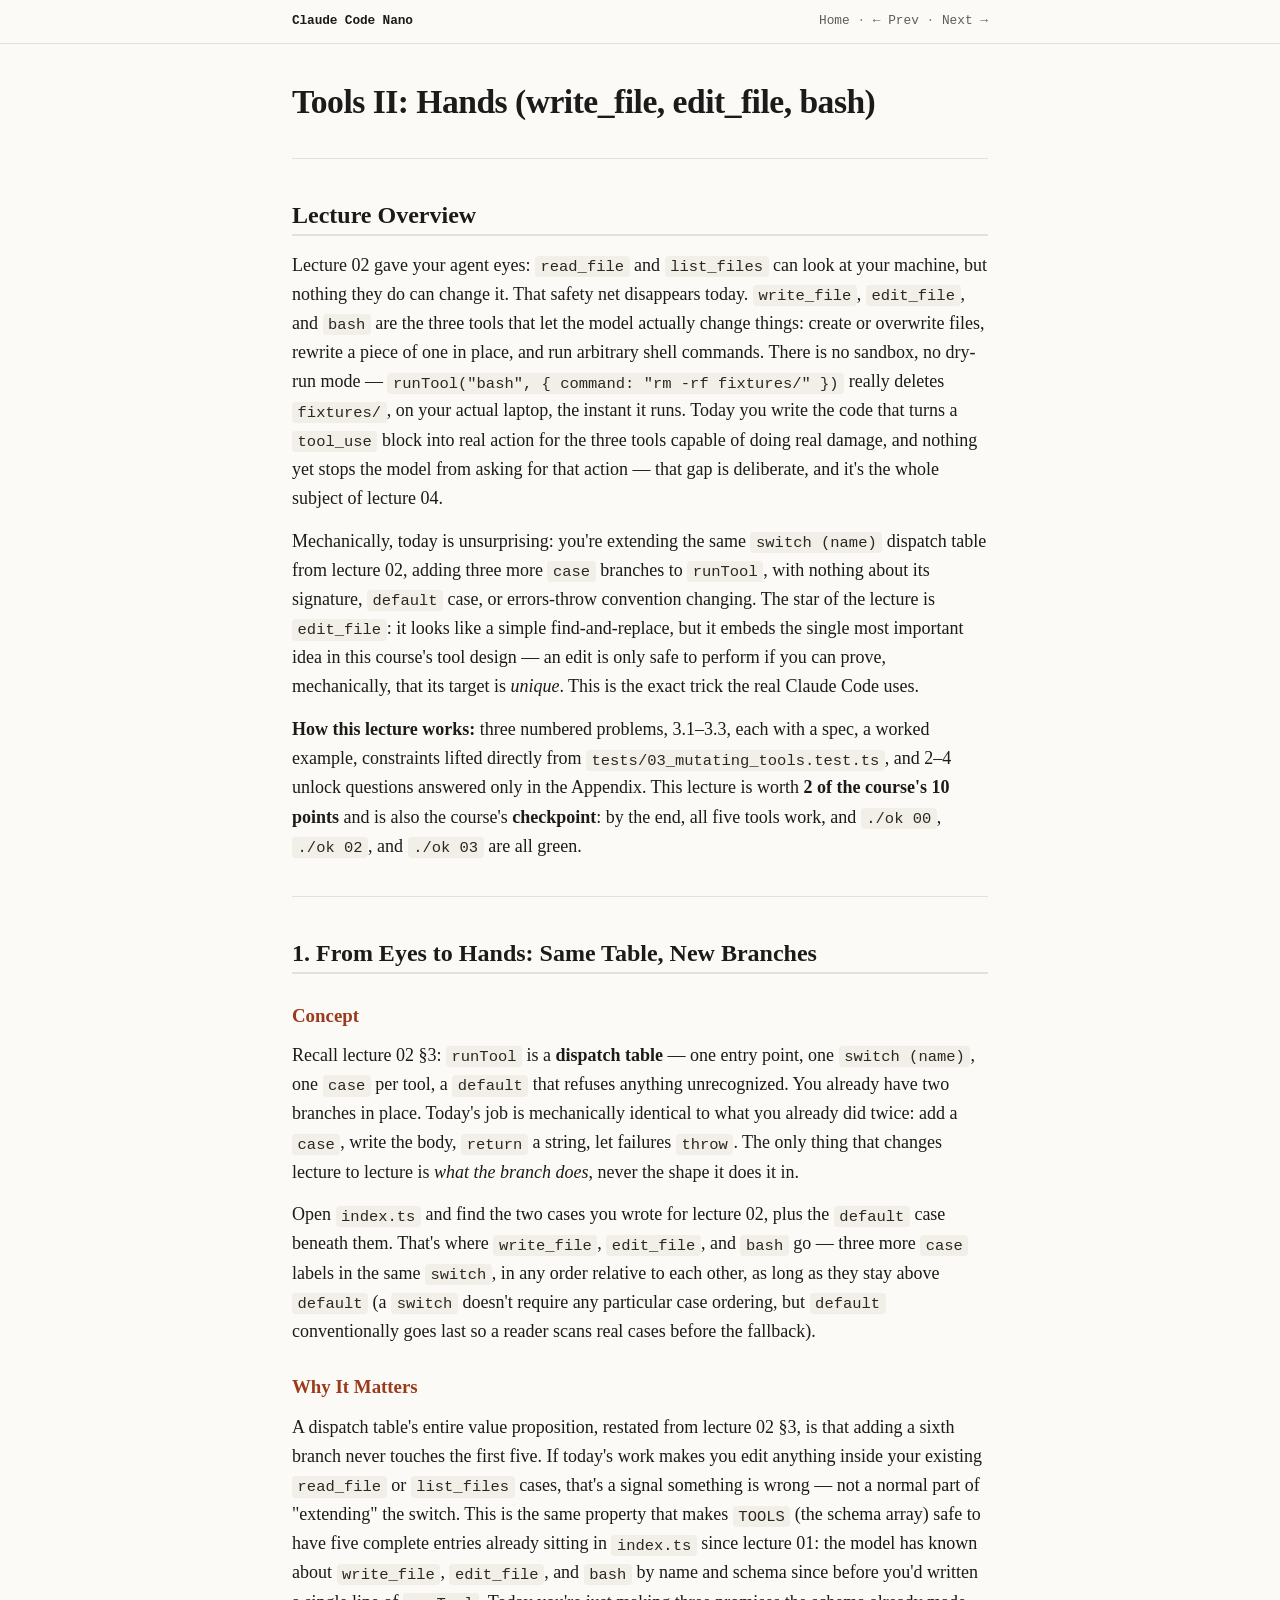
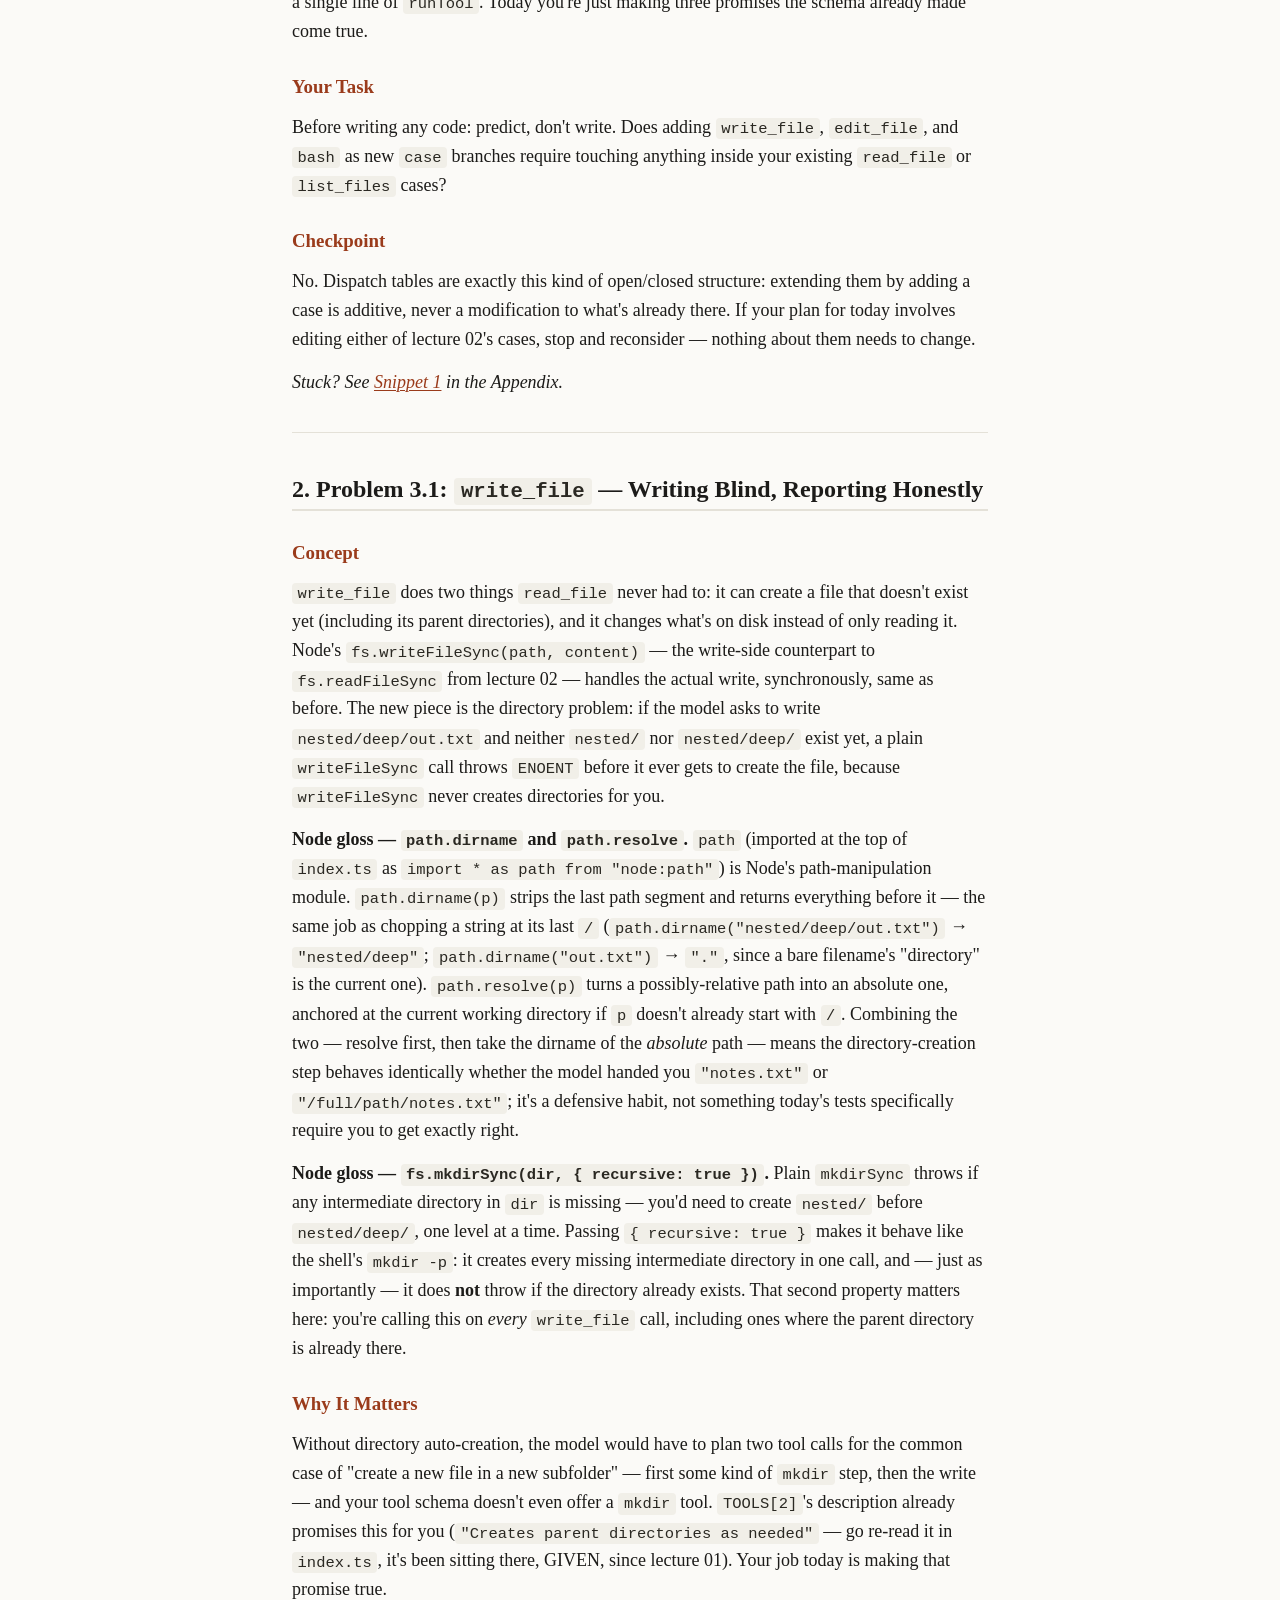
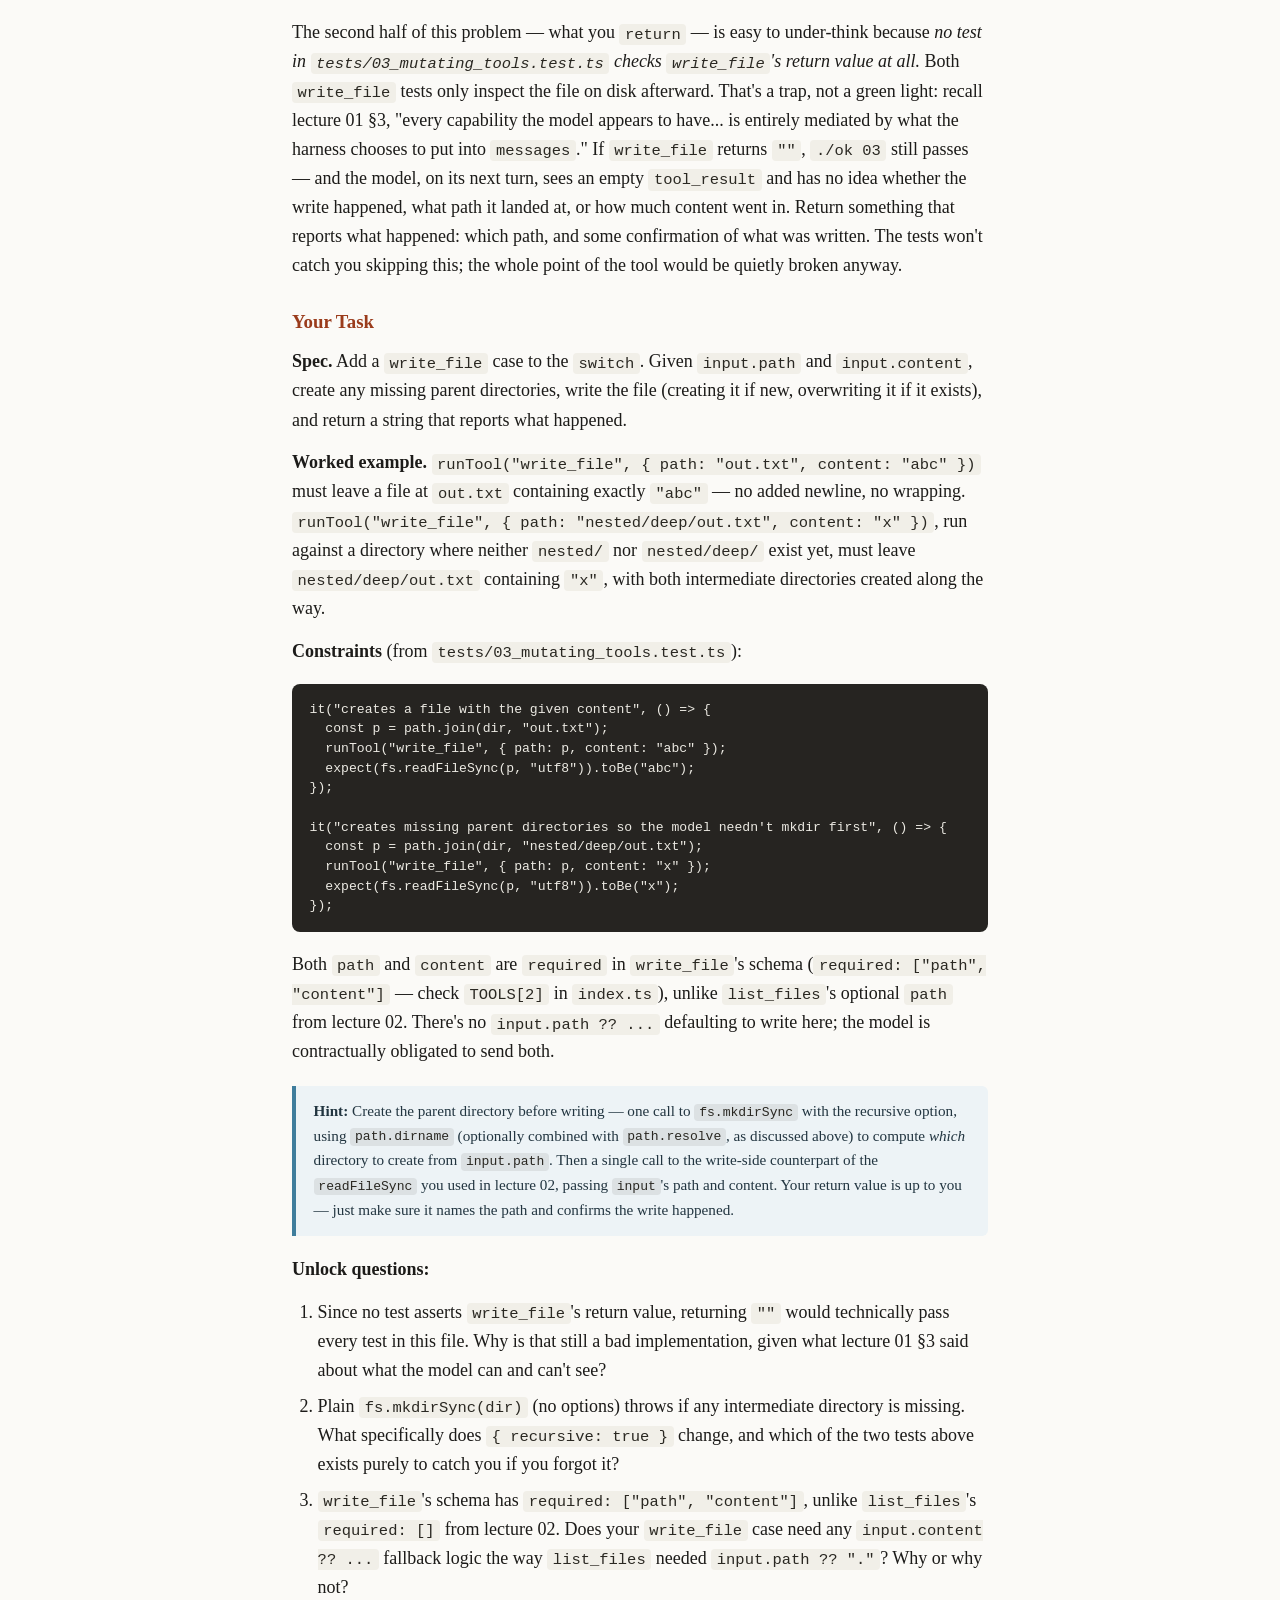
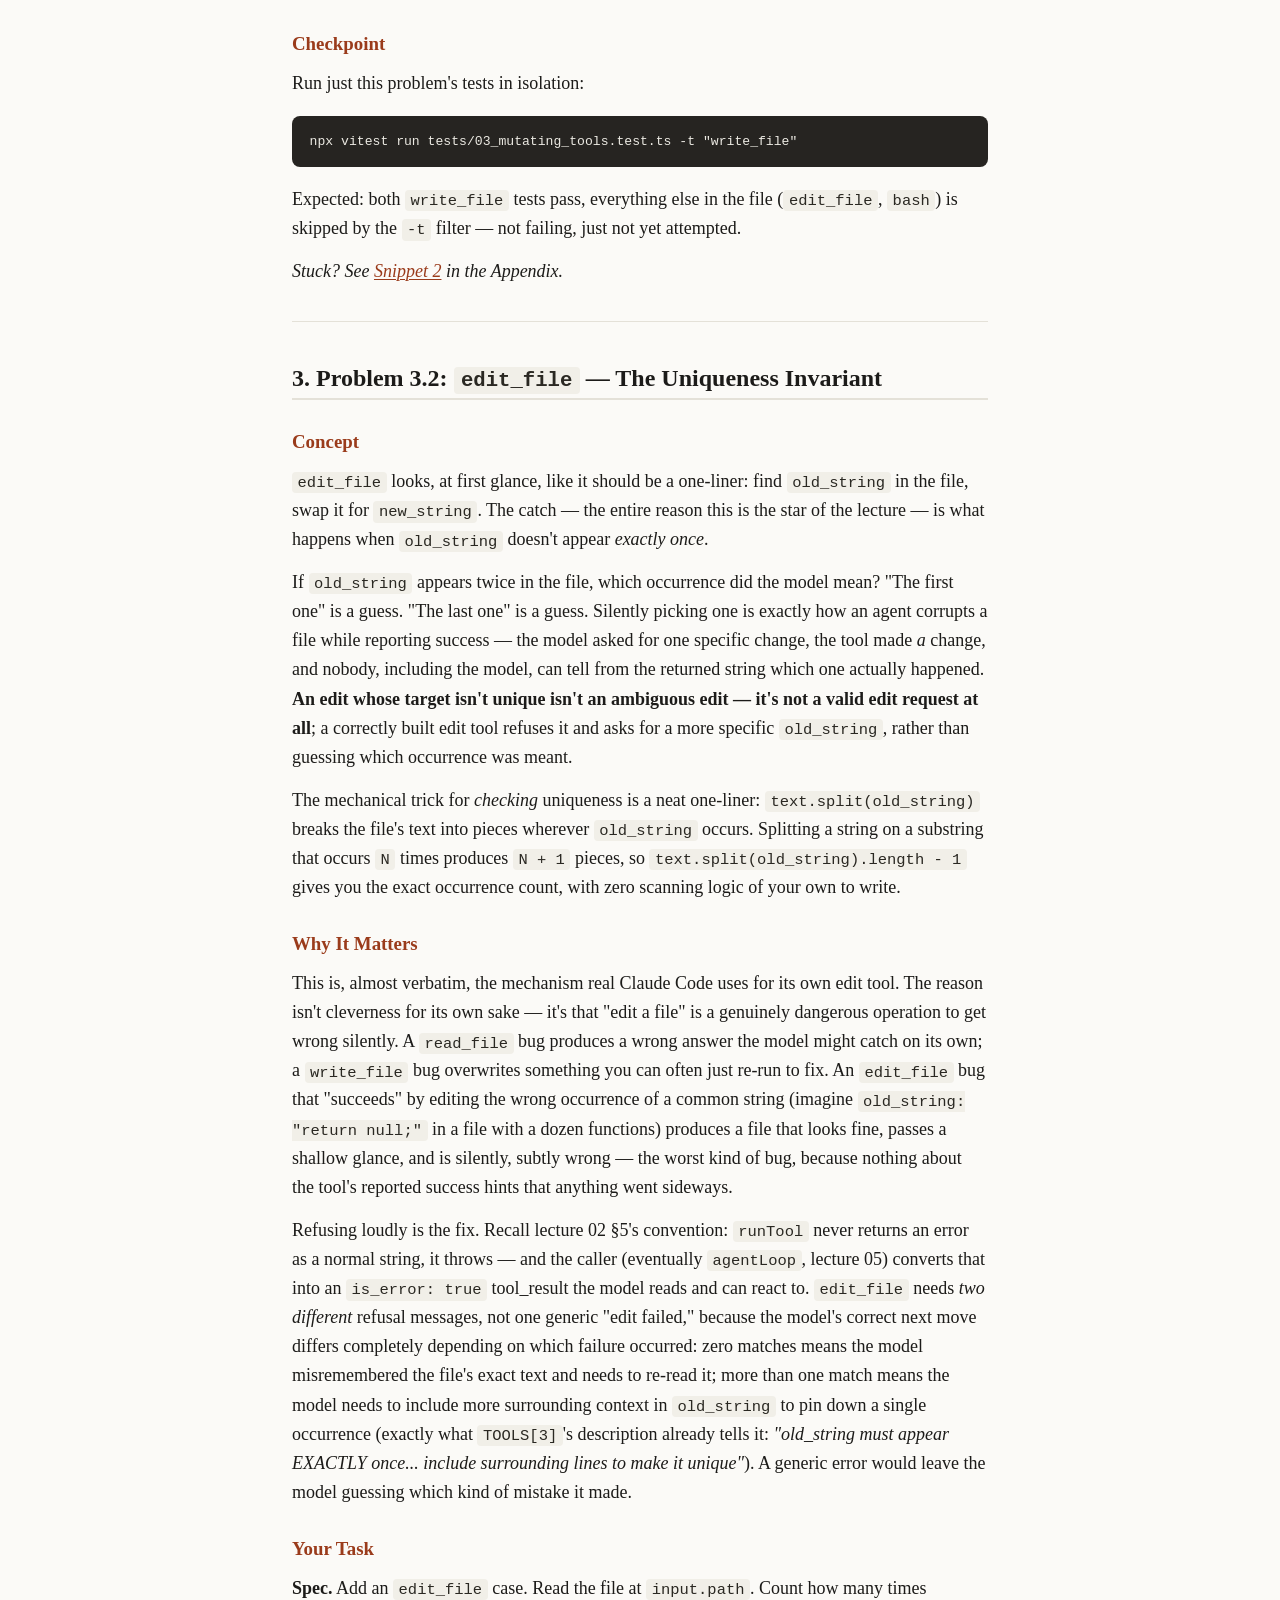
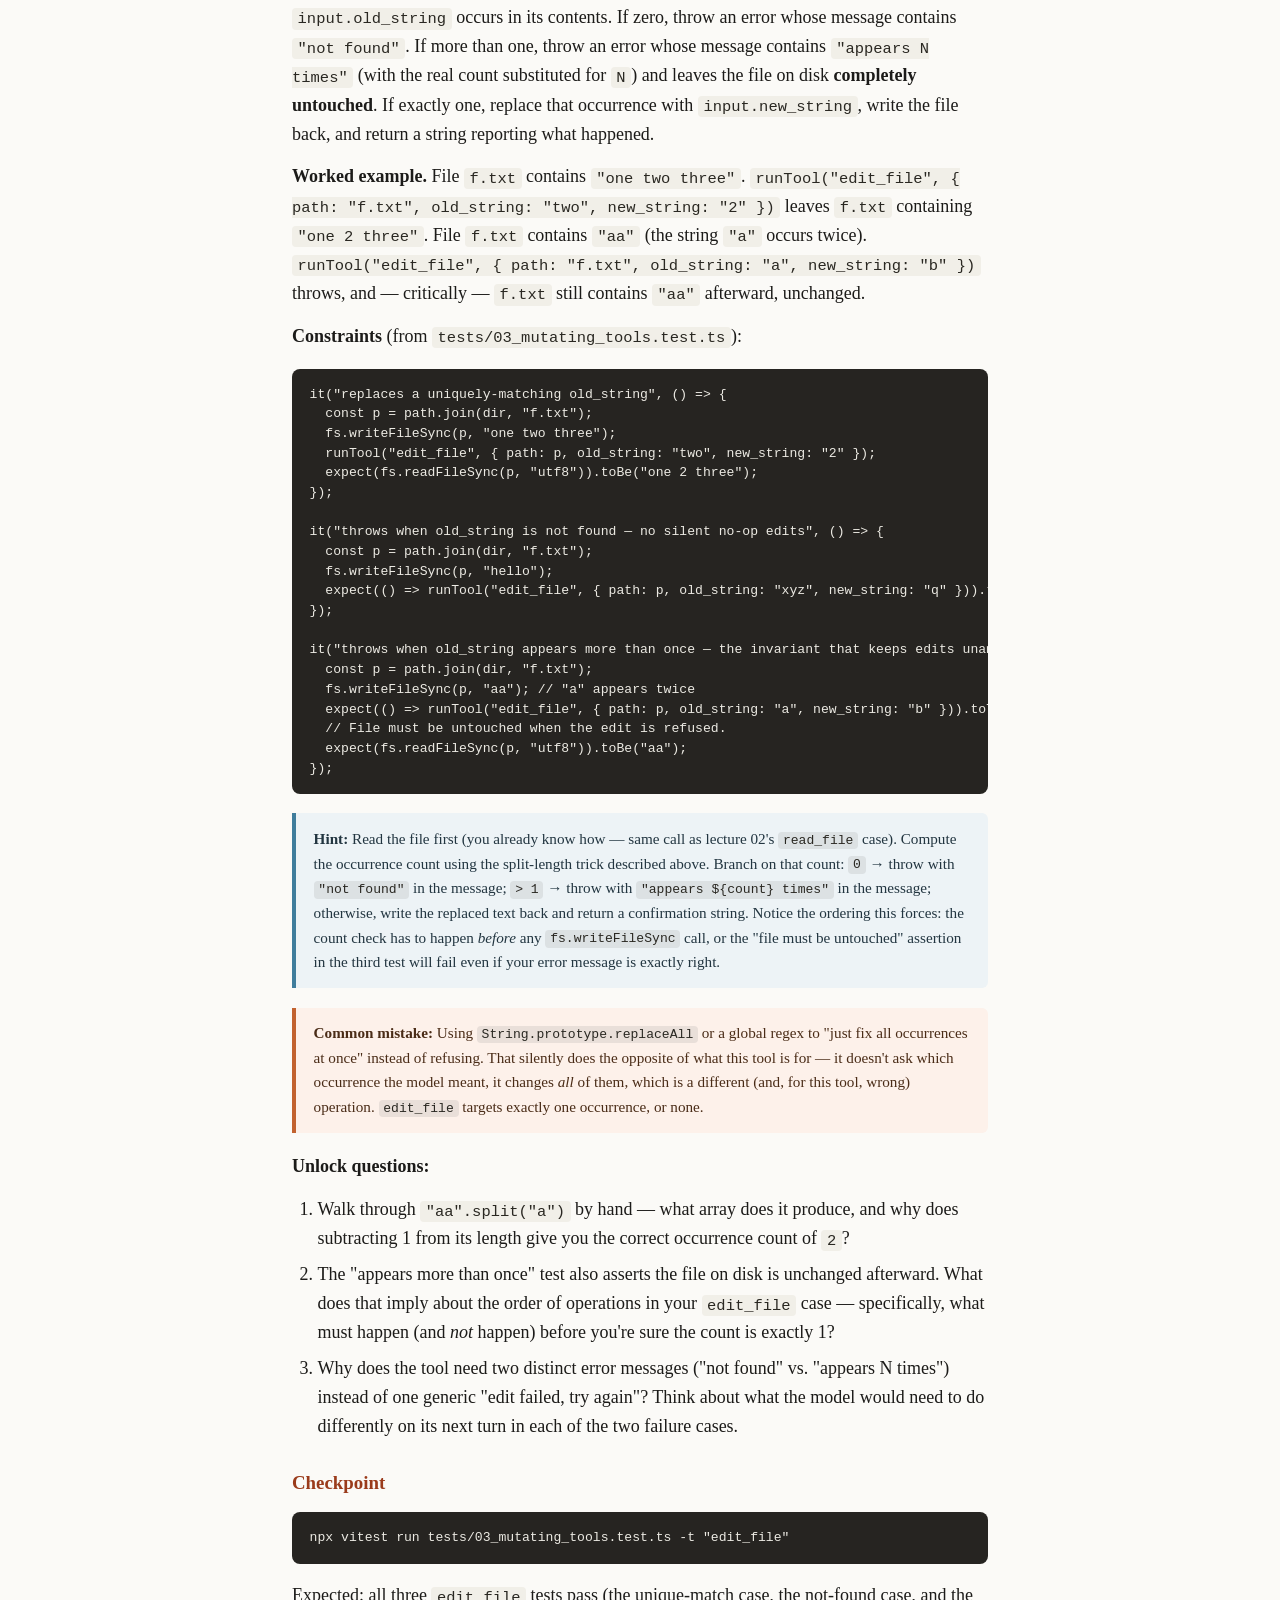
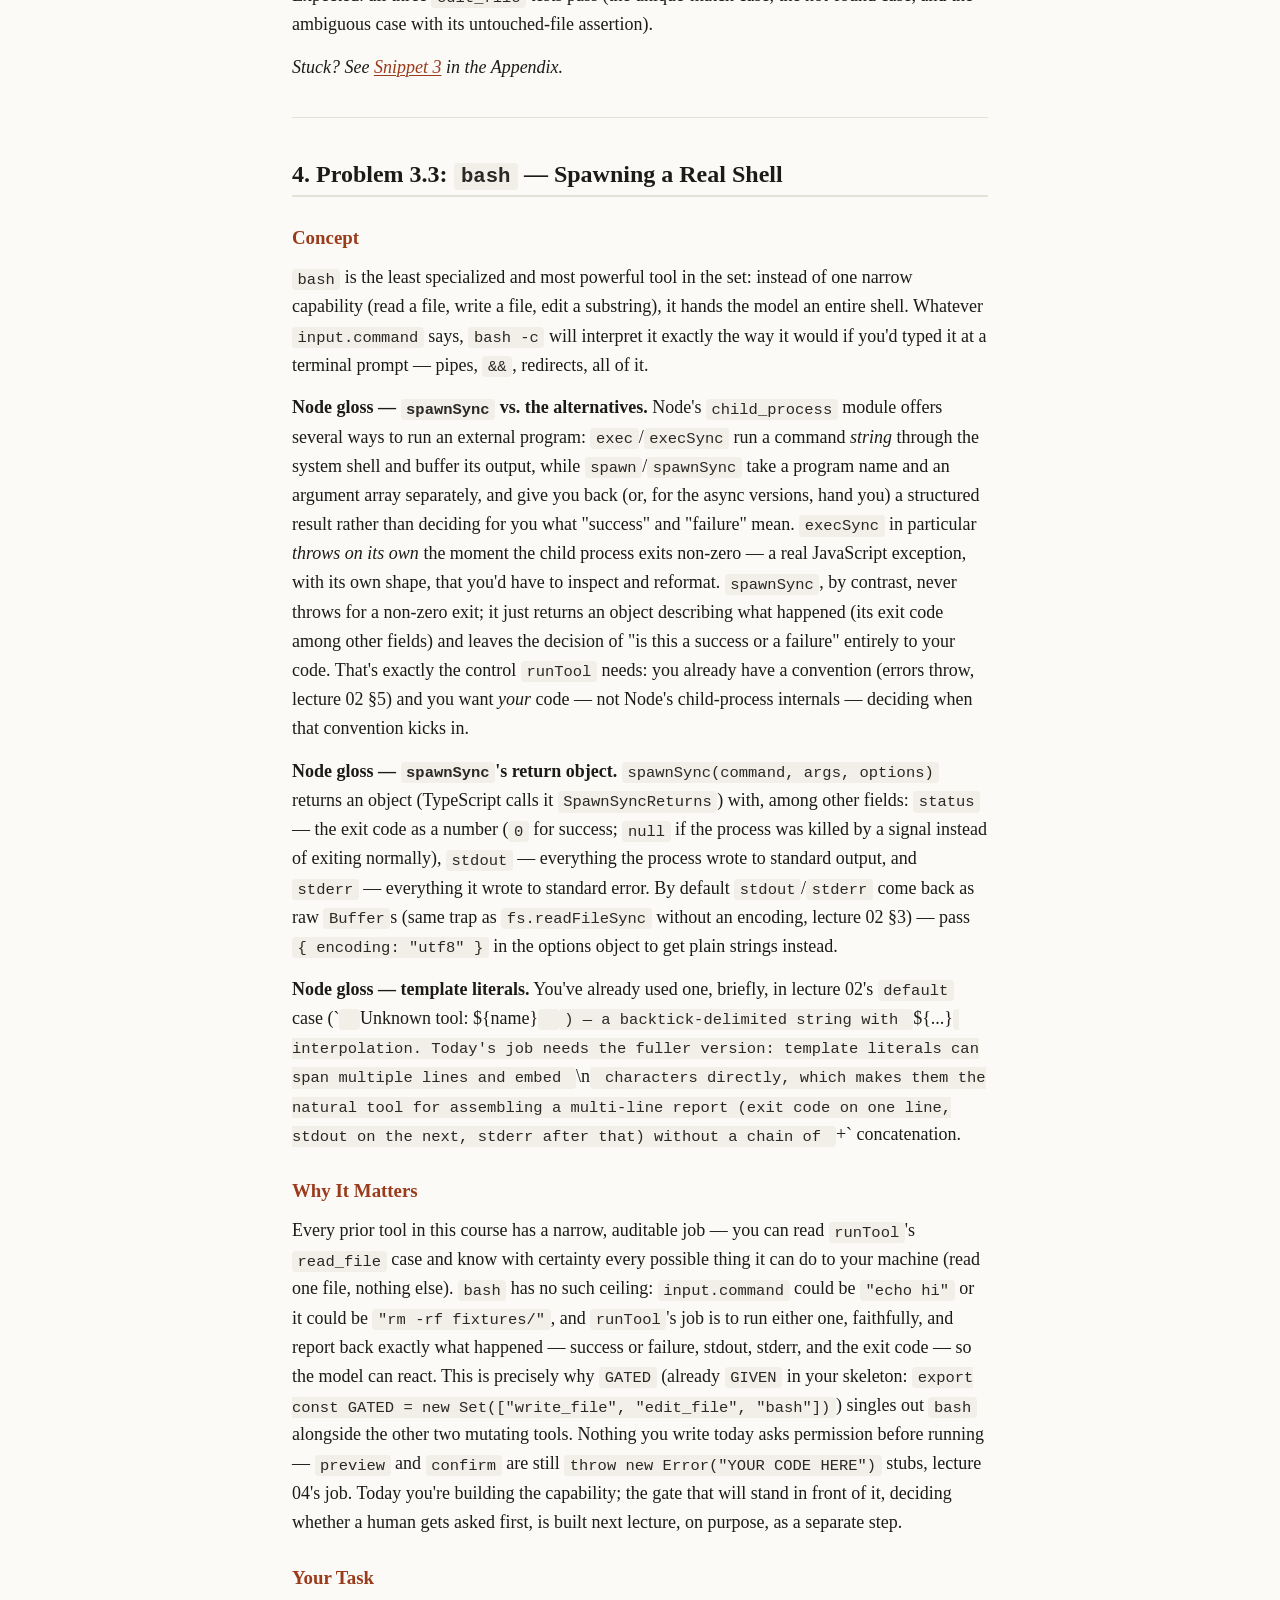
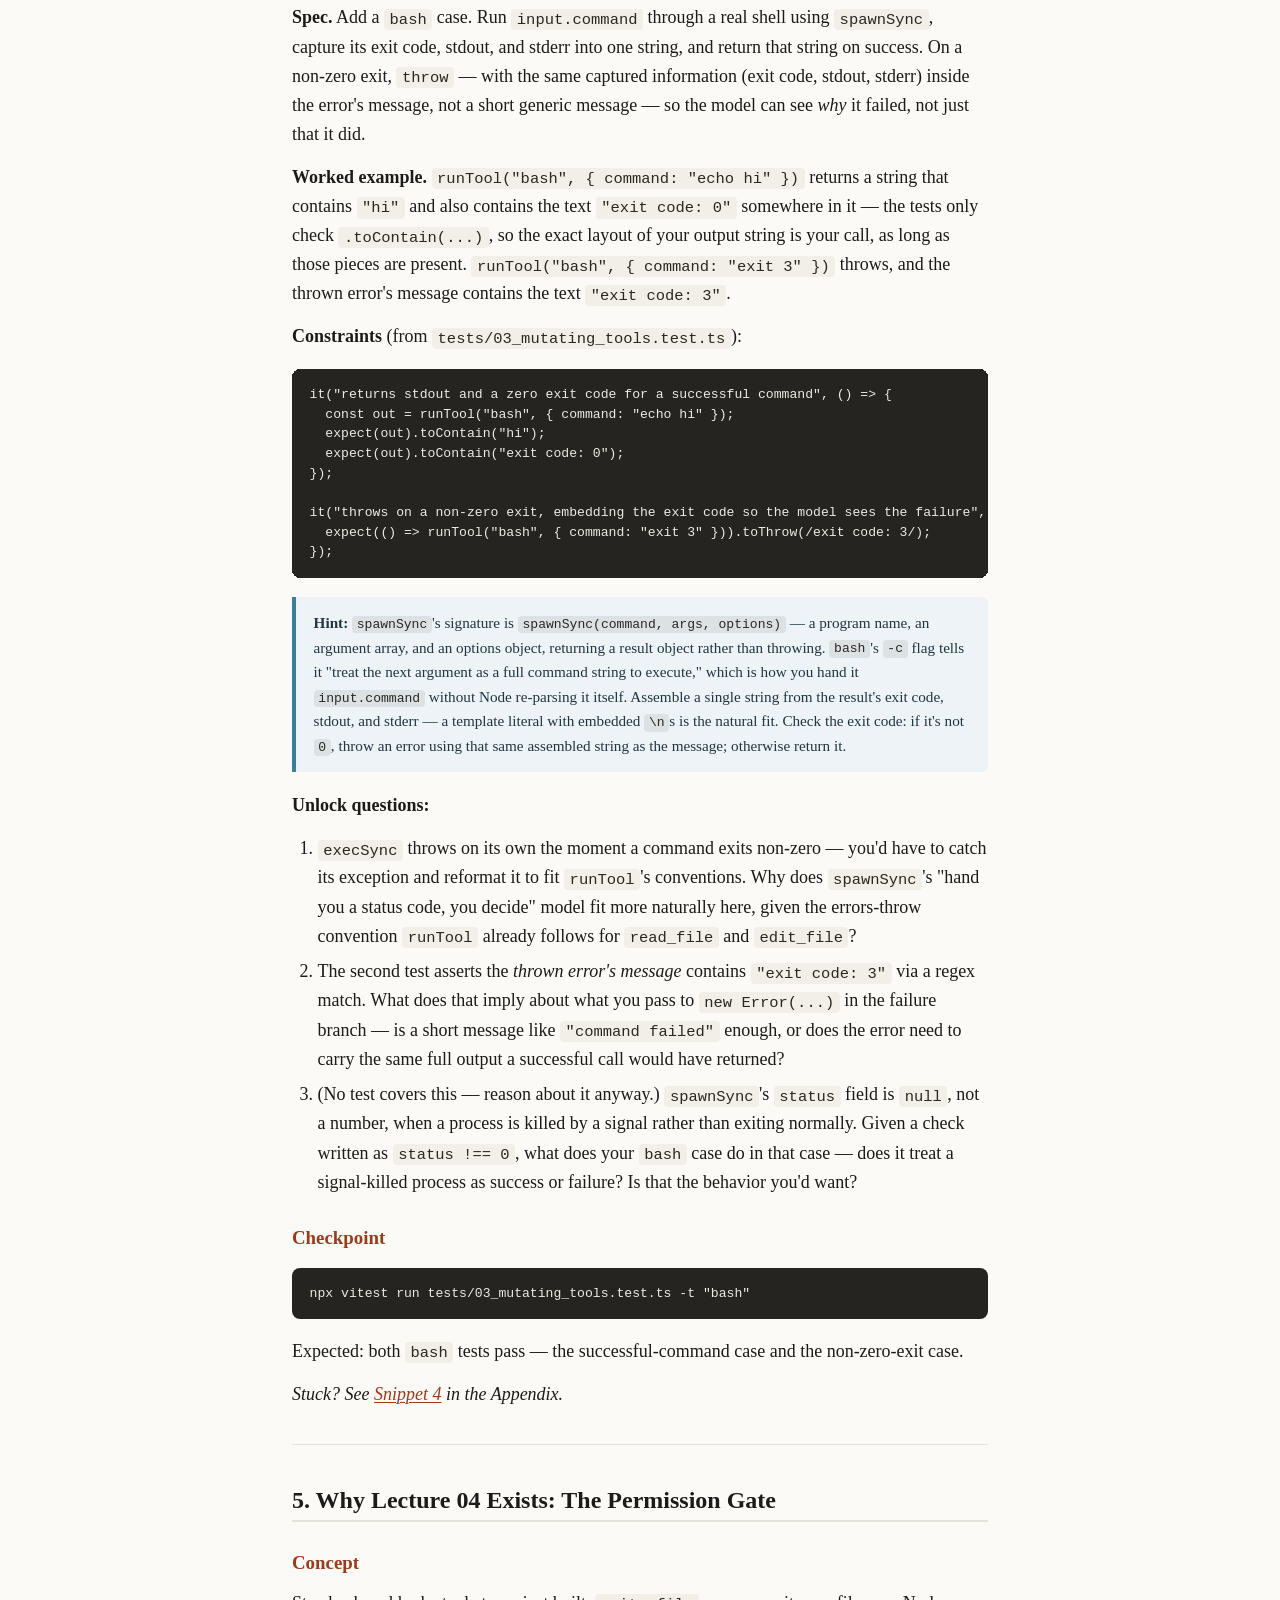
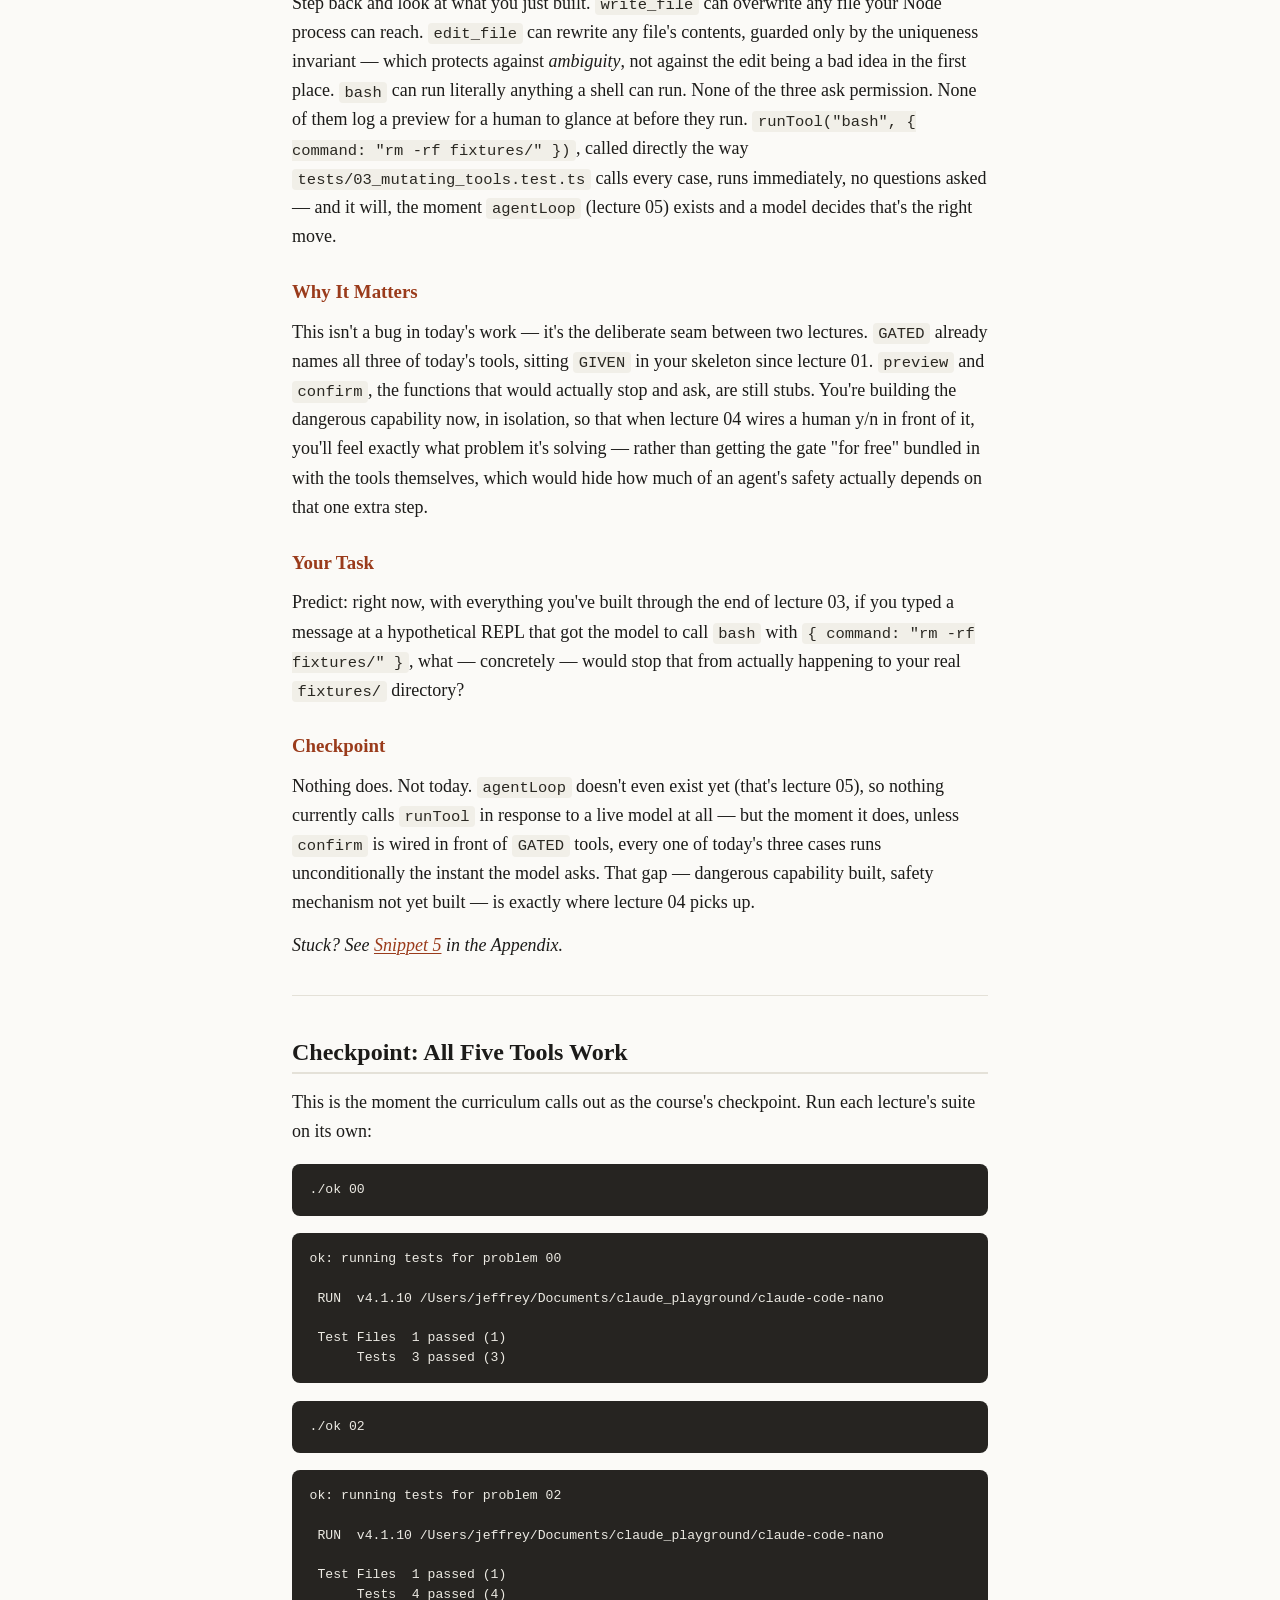
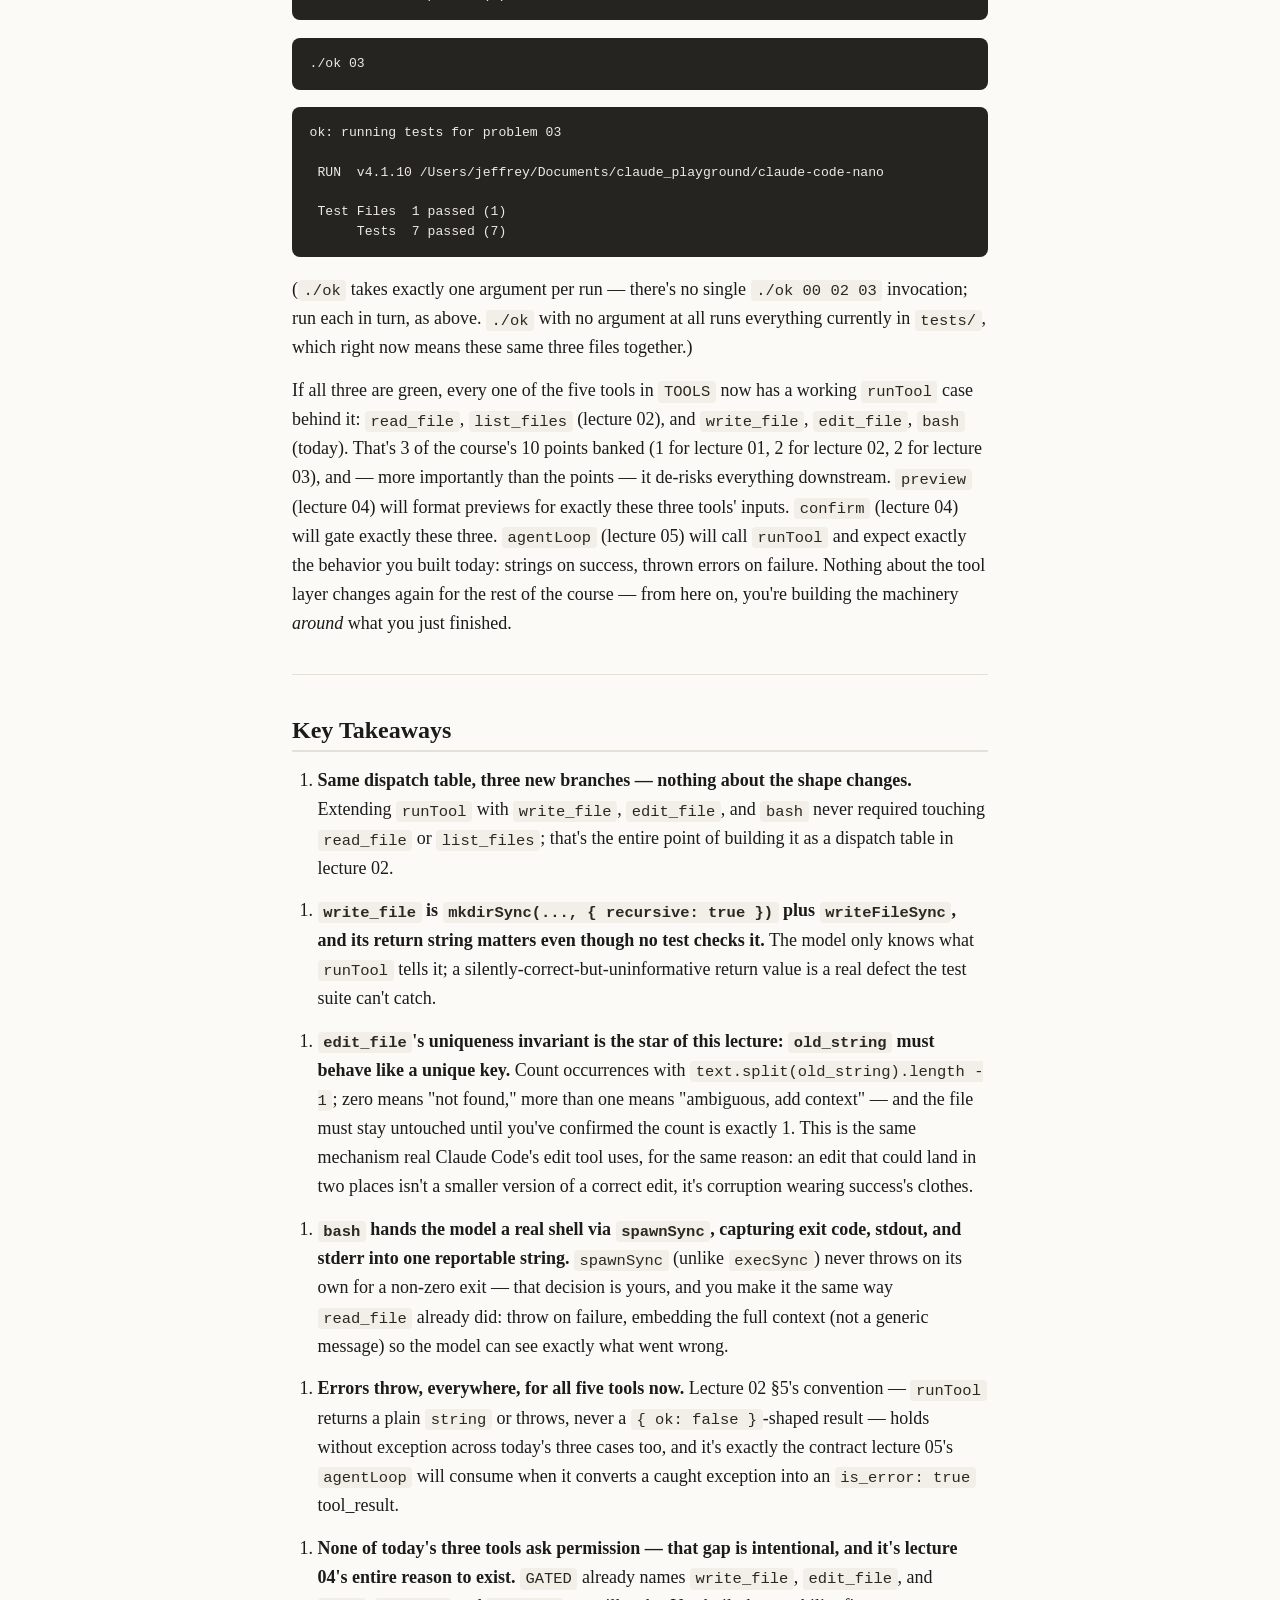
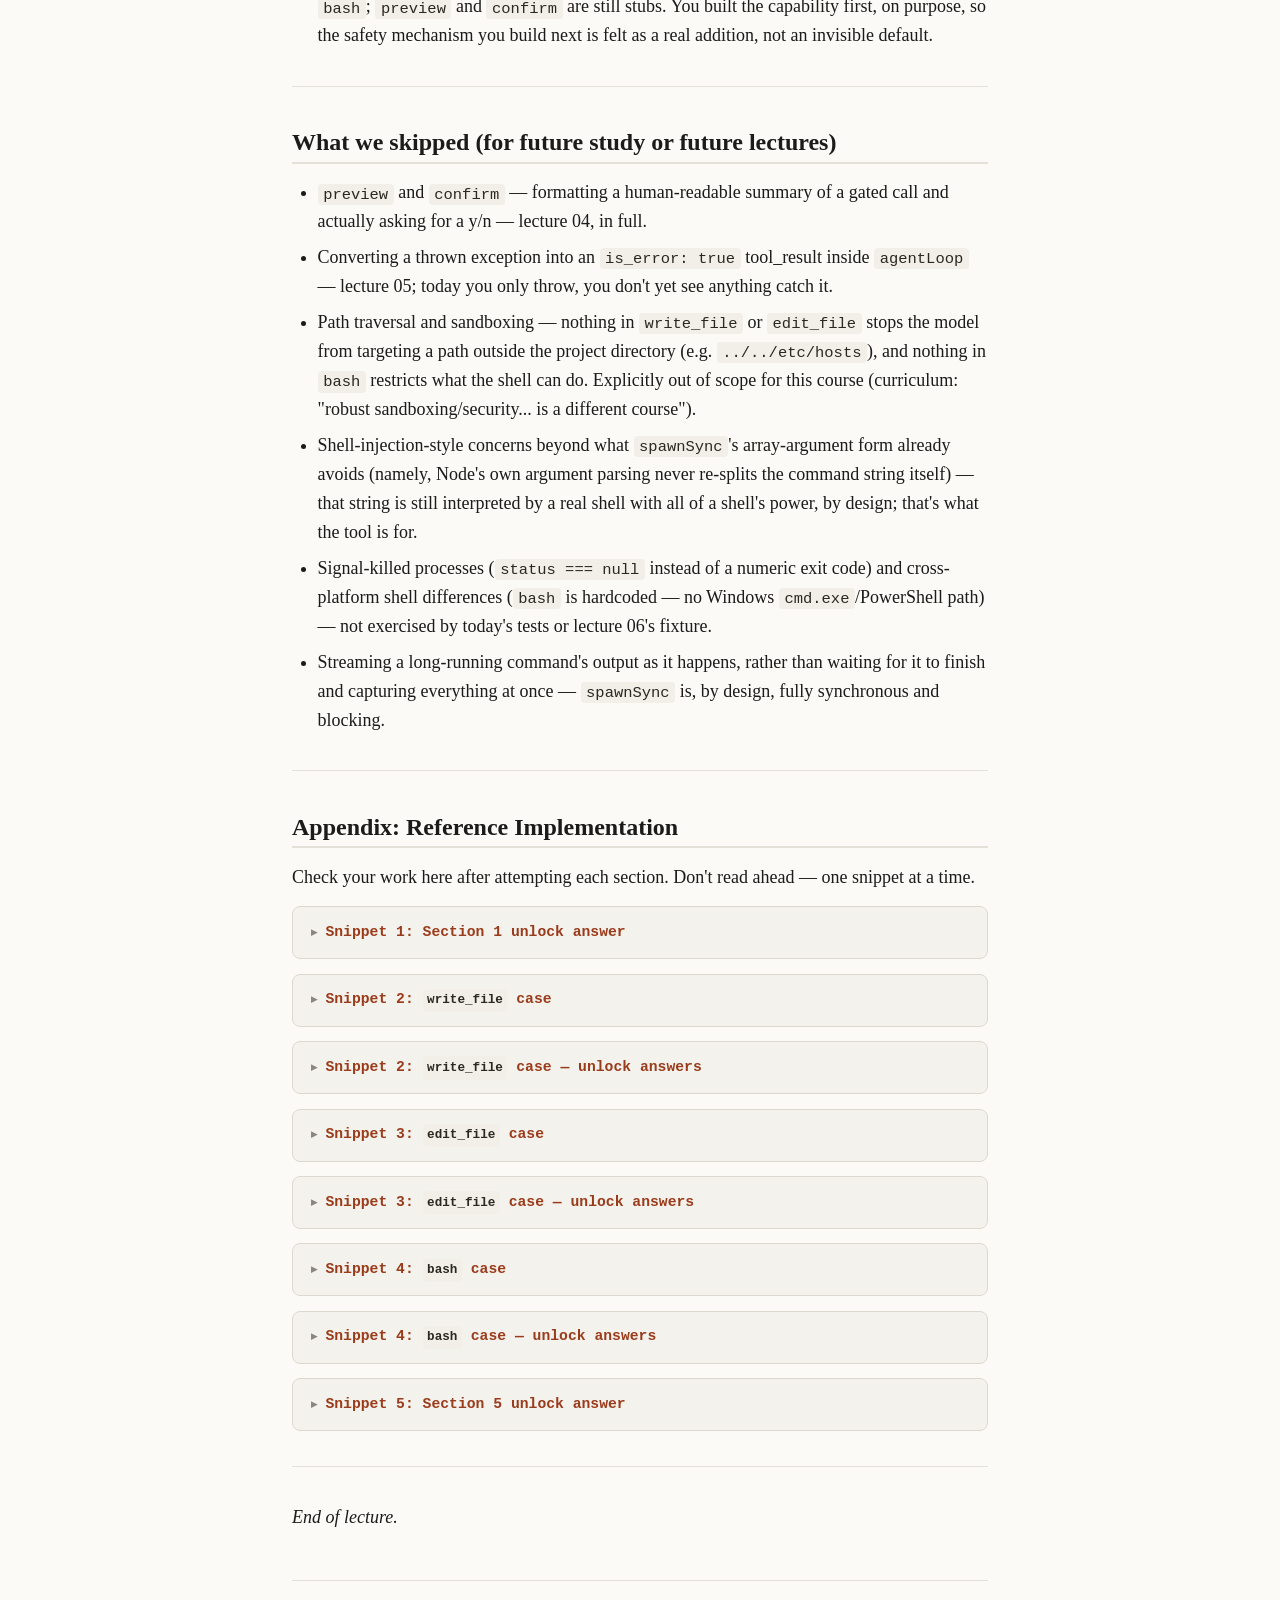
<file: claude_code_nano/03_mutating_tools.html>
<!DOCTYPE html>
<html lang="en">
<head>
<meta charset="utf-8">
<meta name="viewport" content="width=device-width, initial-scale=1">
<title>Tools II: Hands (write_file, edit_file, bash) &mdash; Claude Code Nano</title>
<link rel="stylesheet" href="styles.css">
</head>
<body>
<nav class="topbar"><div class="topbar-inner"><span class="brand"><a href="index.html">Claude Code Nano</a></span><span class="crumbs"><a href="index.html">Home</a> <span class="dot">&middot;</span> <a href="02_read_only_tools.html">&larr; Prev</a> <span class="dot">&middot;</span> <a href="04_the_permission_gate.html">Next &rarr;</a></span></div></nav>
<main class="handout">
<h1 id="tools-ii-hands-write_file-edit_file-bash">Tools II: Hands (write_file, edit_file, bash)</h1>
<hr>
<h2 id="lecture-overview">Lecture Overview</h2>
<p>Lecture 02 gave your agent eyes: <code>read_file</code> and <code>list_files</code> can look at your machine, but nothing they do can change it. That safety net disappears today. <code>write_file</code>, <code>edit_file</code>, and <code>bash</code> are the three tools that let the model actually change things: create or overwrite files, rewrite a piece of one in place, and run arbitrary shell commands. There is no sandbox, no dry-run mode — <code>runTool(&quot;bash&quot;, { command: &quot;rm -rf fixtures/&quot; })</code> really deletes <code>fixtures/</code>, on your actual laptop, the instant it runs. Today you write the code that turns a <code>tool_use</code> block into real action for the three tools capable of doing real damage, and nothing yet stops the model from asking for that action — that gap is deliberate, and it's the whole subject of lecture 04.</p>
<p>Mechanically, today is unsurprising: you're extending the same <code>switch (name)</code> dispatch table from lecture 02, adding three more <code>case</code> branches to <code>runTool</code>, with nothing about its signature, <code>default</code> case, or errors-throw convention changing. The star of the lecture is <code>edit_file</code>: it looks like a simple find-and-replace, but it embeds the single most important idea in this course's tool design — an edit is only safe to perform if you can prove, mechanically, that its target is <em>unique</em>. This is the exact trick the real Claude Code uses.</p>
<p><strong>How this lecture works:</strong> three numbered problems, 3.1–3.3, each with a spec, a worked example, constraints lifted directly from <code>tests/03_mutating_tools.test.ts</code>, and 2–4 unlock questions answered only in the Appendix. This lecture is worth <strong>2 of the course's 10 points</strong> and is also the course's <strong>checkpoint</strong>: by the end, all five tools work, and <code>./ok 00</code>, <code>./ok 02</code>, and <code>./ok 03</code> are all green.</p>
<hr>
<h2 id="1-from-eyes-to-hands-same-table-new-branches">1. From Eyes to Hands: Same Table, New Branches</h2>
<h3 id="concept">Concept</h3>
<p>Recall lecture 02 §3: <code>runTool</code> is a <strong>dispatch table</strong> — one entry point, one <code>switch (name)</code>, one <code>case</code> per tool, a <code>default</code> that refuses anything unrecognized. You already have two branches in place. Today's job is mechanically identical to what you already did twice: add a <code>case</code>, write the body, <code>return</code> a string, let failures <code>throw</code>. The only thing that changes lecture to lecture is <em>what the branch does</em>, never the shape it does it in.</p>
<p>Open <code>index.ts</code> and find the two cases you wrote for lecture 02, plus the <code>default</code> case beneath them. That's where <code>write_file</code>, <code>edit_file</code>, and <code>bash</code> go — three more <code>case</code> labels in the same <code>switch</code>, in any order relative to each other, as long as they stay above <code>default</code> (a <code>switch</code> doesn't require any particular case ordering, but <code>default</code> conventionally goes last so a reader scans real cases before the fallback).</p>
<h3 id="why-it-matters">Why It Matters</h3>
<p>A dispatch table's entire value proposition, restated from lecture 02 §3, is that adding a sixth branch never touches the first five. If today's work makes you edit anything inside your existing <code>read_file</code> or <code>list_files</code> cases, that's a signal something is wrong — not a normal part of "extending" the switch. This is the same property that makes <code>TOOLS</code> (the schema array) safe to have five complete entries already sitting in <code>index.ts</code> since lecture 01: the model has known about <code>write_file</code>, <code>edit_file</code>, and <code>bash</code> by name and schema since before you'd written a single line of <code>runTool</code>. Today you're just making three promises the schema already made come true.</p>
<h3 id="your-task">Your Task</h3>
<p>Before writing any code: predict, don't write. Does adding <code>write_file</code>, <code>edit_file</code>, and <code>bash</code> as new <code>case</code> branches require touching anything inside your existing <code>read_file</code> or <code>list_files</code> cases?</p>
<h3 id="checkpoint">Checkpoint</h3>
<p>No. Dispatch tables are exactly this kind of open/closed structure: extending them by adding a case is additive, never a modification to what's already there. If your plan for today involves editing either of lecture 02's cases, stop and reconsider — nothing about them needs to change.</p>
<p><em>Stuck? See <a href="#snippet-1-section-1-unlock-answer">Snippet 1</a> in the Appendix.</em></p>
<hr>
<h2 id="2-problem-31-write_file--writing-blind-reporting-honestly">2. Problem 3.1: <code>write_file</code> — Writing Blind, Reporting Honestly</h2>
<h3 id="concept-1">Concept</h3>
<p><code>write_file</code> does two things <code>read_file</code> never had to: it can create a file that doesn't exist yet (including its parent directories), and it changes what's on disk instead of only reading it. Node's <code>fs.writeFileSync(path, content)</code> — the write-side counterpart to <code>fs.readFileSync</code> from lecture 02 — handles the actual write, synchronously, same as before. The new piece is the directory problem: if the model asks to write <code>nested/deep/out.txt</code> and neither <code>nested/</code> nor <code>nested/deep/</code> exist yet, a plain <code>writeFileSync</code> call throws <code>ENOENT</code> before it ever gets to create the file, because <code>writeFileSync</code> never creates directories for you.</p>
<p><strong>Node gloss — <code>path.dirname</code> and <code>path.resolve</code>.</strong> <code>path</code> (imported at the top of <code>index.ts</code> as <code>import * as path from &quot;node:path&quot;</code>) is Node's path-manipulation module. <code>path.dirname(p)</code> strips the last path segment and returns everything before it — the same job as chopping a string at its last <code>/</code> (<code>path.dirname(&quot;nested/deep/out.txt&quot;)</code> → <code>&quot;nested/deep&quot;</code>; <code>path.dirname(&quot;out.txt&quot;)</code> → <code>&quot;.&quot;</code>, since a bare filename's "directory" is the current one). <code>path.resolve(p)</code> turns a possibly-relative path into an absolute one, anchored at the current working directory if <code>p</code> doesn't already start with <code>/</code>. Combining the two — resolve first, then take the dirname of the <em>absolute</em> path — means the directory-creation step behaves identically whether the model handed you <code>&quot;notes.txt&quot;</code> or <code>&quot;/full/path/notes.txt&quot;</code>; it's a defensive habit, not something today's tests specifically require you to get exactly right.</p>
<p><strong>Node gloss — <code>fs.mkdirSync(dir, { recursive: true })</code>.</strong> Plain <code>mkdirSync</code> throws if any intermediate directory in <code>dir</code> is missing — you'd need to create <code>nested/</code> before <code>nested/deep/</code>, one level at a time. Passing <code>{ recursive: true }</code> makes it behave like the shell's <code>mkdir -p</code>: it creates every missing intermediate directory in one call, and — just as importantly — it does <strong>not</strong> throw if the directory already exists. That second property matters here: you're calling this on <em>every</em> <code>write_file</code> call, including ones where the parent directory is already there.</p>
<h3 id="why-it-matters-1">Why It Matters</h3>
<p>Without directory auto-creation, the model would have to plan two tool calls for the common case of "create a new file in a new subfolder" — first some kind of <code>mkdir</code> step, then the write — and your tool schema doesn't even offer a <code>mkdir</code> tool. <code>TOOLS[2]</code>'s description already promises this for you (<code>&quot;Creates parent directories as needed&quot;</code> — go re-read it in <code>index.ts</code>, it's been sitting there, GIVEN, since lecture 01). Your job today is making that promise true.</p>
<p>The second half of this problem — what you <code>return</code> — is easy to under-think because <em>no test in <code>tests/03_mutating_tools.test.ts</code> checks <code>write_file</code>'s return value at all.</em> Both <code>write_file</code> tests only inspect the file on disk afterward. That's a trap, not a green light: recall lecture 01 §3, "every capability the model appears to have... is entirely mediated by what the harness chooses to put into <code>messages</code>." If <code>write_file</code> returns <code>&quot;&quot;</code>, <code>./ok 03</code> still passes — and the model, on its next turn, sees an empty <code>tool_result</code> and has no idea whether the write happened, what path it landed at, or how much content went in. Return something that reports what happened: which path, and some confirmation of what was written. The tests won't catch you skipping this; the whole point of the tool would be quietly broken anyway.</p>
<h3 id="your-task-1">Your Task</h3>
<p><strong>Spec.</strong> Add a <code>write_file</code> case to the <code>switch</code>. Given <code>input.path</code> and <code>input.content</code>, create any missing parent directories, write the file (creating it if new, overwriting it if it exists), and return a string that reports what happened.</p>
<p><strong>Worked example.</strong> <code>runTool(&quot;write_file&quot;, { path: &quot;out.txt&quot;, content: &quot;abc&quot; })</code> must leave a file at <code>out.txt</code> containing exactly <code>&quot;abc&quot;</code> — no added newline, no wrapping. <code>runTool(&quot;write_file&quot;, { path: &quot;nested/deep/out.txt&quot;, content: &quot;x&quot; })</code>, run against a directory where neither <code>nested/</code> nor <code>nested/deep/</code> exist yet, must leave <code>nested/deep/out.txt</code> containing <code>&quot;x&quot;</code>, with both intermediate directories created along the way.</p>
<p><strong>Constraints</strong> (from <code>tests/03_mutating_tools.test.ts</code>):</p>
<pre><code class="language-ts">it("creates a file with the given content", () =&gt; {
  const p = path.join(dir, "out.txt");
  runTool("write_file", { path: p, content: "abc" });
  expect(fs.readFileSync(p, "utf8")).toBe("abc");
});

it("creates missing parent directories so the model needn't mkdir first", () =&gt; {
  const p = path.join(dir, "nested/deep/out.txt");
  runTool("write_file", { path: p, content: "x" });
  expect(fs.readFileSync(p, "utf8")).toBe("x");
});</code></pre>
<p>Both <code>path</code> and <code>content</code> are <code>required</code> in <code>write_file</code>'s schema (<code>required: [&quot;path&quot;, &quot;content&quot;]</code> — check <code>TOOLS[2]</code> in <code>index.ts</code>), unlike <code>list_files</code>'s optional <code>path</code> from lecture 02. There's no <code>input.path ?? ...</code> defaulting to write here; the model is contractually obligated to send both.</p>
<blockquote class="callout hint"><strong>Hint:</strong> Create the parent directory before writing — one call to <code>fs.mkdirSync</code> with the recursive option, using <code>path.dirname</code> (optionally combined with <code>path.resolve</code>, as discussed above) to compute <em>which</em> directory to create from <code>input.path</code>. Then a single call to the write-side counterpart of the <code>readFileSync</code> you used in lecture 02, passing <code>input</code>'s path and content. Your return value is up to you — just make sure it names the path and confirms the write happened.</blockquote>
<p><strong>Unlock questions:</strong></p>
<ol><li>Since no test asserts <code>write_file</code>'s return value, returning <code>&quot;&quot;</code> would technically pass every test in this file. Why is that still a bad implementation, given what lecture 01 §3 said about what the model can and can't see?</li><li>Plain <code>fs.mkdirSync(dir)</code> (no options) throws if any intermediate directory is missing. What specifically does <code>{ recursive: true }</code> change, and which of the two tests above exists purely to catch you if you forgot it?</li><li><code>write_file</code>'s schema has <code>required: [&quot;path&quot;, &quot;content&quot;]</code>, unlike <code>list_files</code>'s <code>required: []</code> from lecture 02. Does your <code>write_file</code> case need any <code>input.content ?? ...</code> fallback logic the way <code>list_files</code> needed <code>input.path ?? &quot;.&quot;</code>? Why or why not?</li></ol>
<h3 id="checkpoint-1">Checkpoint</h3>
<p>Run just this problem's tests in isolation:</p>
<pre><code>npx vitest run tests/03_mutating_tools.test.ts -t "write_file"</code></pre>
<p>Expected: both <code>write_file</code> tests pass, everything else in the file (<code>edit_file</code>, <code>bash</code>) is skipped by the <code>-t</code> filter — not failing, just not yet attempted.</p>
<p><em>Stuck? See <a href="#snippet-2-write_file-case">Snippet 2</a> in the Appendix.</em></p>
<hr>
<h2 id="3-problem-32-edit_file--the-uniqueness-invariant">3. Problem 3.2: <code>edit_file</code> — The Uniqueness Invariant</h2>
<h3 id="concept-2">Concept</h3>
<p><code>edit_file</code> looks, at first glance, like it should be a one-liner: find <code>old_string</code> in the file, swap it for <code>new_string</code>. The catch — the entire reason this is the star of the lecture — is what happens when <code>old_string</code> doesn't appear <em>exactly once</em>.</p>
<p>If <code>old_string</code> appears twice in the file, which occurrence did the model mean? "The first one" is a guess. "The last one" is a guess. Silently picking one is exactly how an agent corrupts a file while reporting success — the model asked for one specific change, the tool made <em>a</em> change, and nobody, including the model, can tell from the returned string which one actually happened. <strong>An edit whose target isn't unique isn't an ambiguous edit — it's not a valid edit request at all</strong>; a correctly built edit tool refuses it and asks for a more specific <code>old_string</code>, rather than guessing which occurrence was meant.</p>
<p>The mechanical trick for <em>checking</em> uniqueness is a neat one-liner: <code>text.split(old_string)</code> breaks the file's text into pieces wherever <code>old_string</code> occurs. Splitting a string on a substring that occurs <code>N</code> times produces <code>N + 1</code> pieces, so <code>text.split(old_string).length - 1</code> gives you the exact occurrence count, with zero scanning logic of your own to write.</p>
<h3 id="why-it-matters-2">Why It Matters</h3>
<p>This is, almost verbatim, the mechanism real Claude Code uses for its own edit tool. The reason isn't cleverness for its own sake — it's that "edit a file" is a genuinely dangerous operation to get wrong silently. A <code>read_file</code> bug produces a wrong answer the model might catch on its own; a <code>write_file</code> bug overwrites something you can often just re-run to fix. An <code>edit_file</code> bug that "succeeds" by editing the wrong occurrence of a common string (imagine <code>old_string: &quot;return null;&quot;</code> in a file with a dozen functions) produces a file that looks fine, passes a shallow glance, and is silently, subtly wrong — the worst kind of bug, because nothing about the tool's reported success hints that anything went sideways.</p>
<p>Refusing loudly is the fix. Recall lecture 02 §5's convention: <code>runTool</code> never returns an error as a normal string, it throws — and the caller (eventually <code>agentLoop</code>, lecture 05) converts that into an <code>is_error: true</code> tool_result the model reads and can react to. <code>edit_file</code> needs <em>two different</em> refusal messages, not one generic "edit failed," because the model's correct next move differs completely depending on which failure occurred: zero matches means the model misremembered the file's exact text and needs to re-read it; more than one match means the model needs to include more surrounding context in <code>old_string</code> to pin down a single occurrence (exactly what <code>TOOLS[3]</code>'s description already tells it: <em>"old_string must appear EXACTLY once... include surrounding lines to make it unique"</em>). A generic error would leave the model guessing which kind of mistake it made.</p>
<h3 id="your-task-2">Your Task</h3>
<p><strong>Spec.</strong> Add an <code>edit_file</code> case. Read the file at <code>input.path</code>. Count how many times <code>input.old_string</code> occurs in its contents. If zero, throw an error whose message contains <code>&quot;not found&quot;</code>. If more than one, throw an error whose message contains <code>&quot;appears N times&quot;</code> (with the real count substituted for <code>N</code>) and leaves the file on disk <strong>completely untouched</strong>. If exactly one, replace that occurrence with <code>input.new_string</code>, write the file back, and return a string reporting what happened.</p>
<p><strong>Worked example.</strong> File <code>f.txt</code> contains <code>&quot;one two three&quot;</code>. <code>runTool(&quot;edit_file&quot;, { path: &quot;f.txt&quot;, old_string: &quot;two&quot;, new_string: &quot;2&quot; })</code> leaves <code>f.txt</code> containing <code>&quot;one 2 three&quot;</code>. File <code>f.txt</code> contains <code>&quot;aa&quot;</code> (the string <code>&quot;a&quot;</code> occurs twice). <code>runTool(&quot;edit_file&quot;, { path: &quot;f.txt&quot;, old_string: &quot;a&quot;, new_string: &quot;b&quot; })</code> throws, and — critically — <code>f.txt</code> still contains <code>&quot;aa&quot;</code> afterward, unchanged.</p>
<p><strong>Constraints</strong> (from <code>tests/03_mutating_tools.test.ts</code>):</p>
<pre><code class="language-ts">it("replaces a uniquely-matching old_string", () =&gt; {
  const p = path.join(dir, "f.txt");
  fs.writeFileSync(p, "one two three");
  runTool("edit_file", { path: p, old_string: "two", new_string: "2" });
  expect(fs.readFileSync(p, "utf8")).toBe("one 2 three");
});

it("throws when old_string is not found — no silent no-op edits", () =&gt; {
  const p = path.join(dir, "f.txt");
  fs.writeFileSync(p, "hello");
  expect(() =&gt; runTool("edit_file", { path: p, old_string: "xyz", new_string: "q" })).toThrow(/not found/);
});

it("throws when old_string appears more than once — the invariant that keeps edits unambiguous", () =&gt; {
  const p = path.join(dir, "f.txt");
  fs.writeFileSync(p, "aa"); // "a" appears twice
  expect(() =&gt; runTool("edit_file", { path: p, old_string: "a", new_string: "b" })).toThrow(/appears 2 times/);
  // File must be untouched when the edit is refused.
  expect(fs.readFileSync(p, "utf8")).toBe("aa");
});</code></pre>
<blockquote class="callout hint"><strong>Hint:</strong> Read the file first (you already know how — same call as lecture 02's <code>read_file</code> case). Compute the occurrence count using the split-length trick described above. Branch on that count: <code>0</code> → throw with <code>&quot;not found&quot;</code> in the message; <code>&gt; 1</code> → throw with <code>&quot;appears ${count} times&quot;</code> in the message; otherwise, write the replaced text back and return a confirmation string. Notice the ordering this forces: the count check has to happen <em>before</em> any <code>fs.writeFileSync</code> call, or the "file must be untouched" assertion in the third test will fail even if your error message is exactly right.</blockquote>
<blockquote class="callout warn"><strong>Common mistake:</strong> Using <code>String.prototype.replaceAll</code> or a global regex to "just fix all occurrences at once" instead of refusing. That silently does the opposite of what this tool is for — it doesn't ask which occurrence the model meant, it changes <em>all</em> of them, which is a different (and, for this tool, wrong) operation. <code>edit_file</code> targets exactly one occurrence, or none.</blockquote>
<p><strong>Unlock questions:</strong></p>
<ol><li>Walk through <code>&quot;aa&quot;.split(&quot;a&quot;)</code> by hand — what array does it produce, and why does subtracting 1 from its length give you the correct occurrence count of <code>2</code>?</li><li>The "appears more than once" test also asserts the file on disk is unchanged afterward. What does that imply about the order of operations in your <code>edit_file</code> case — specifically, what must happen (and <em>not</em> happen) before you're sure the count is exactly 1?</li><li>Why does the tool need two distinct error messages ("not found" vs. "appears N times") instead of one generic "edit failed, try again"? Think about what the model would need to do differently on its next turn in each of the two failure cases.</li></ol>
<h3 id="checkpoint-2">Checkpoint</h3>
<pre><code>npx vitest run tests/03_mutating_tools.test.ts -t "edit_file"</code></pre>
<p>Expected: all three <code>edit_file</code> tests pass (the unique-match case, the not-found case, and the ambiguous case with its untouched-file assertion).</p>
<p><em>Stuck? See <a href="#snippet-3-edit_file-case">Snippet 3</a> in the Appendix.</em></p>
<hr>
<h2 id="4-problem-33-bash--spawning-a-real-shell">4. Problem 3.3: <code>bash</code> — Spawning a Real Shell</h2>
<h3 id="concept-3">Concept</h3>
<p><code>bash</code> is the least specialized and most powerful tool in the set: instead of one narrow capability (read a file, write a file, edit a substring), it hands the model an entire shell. Whatever <code>input.command</code> says, <code>bash -c</code> will interpret it exactly the way it would if you'd typed it at a terminal prompt — pipes, <code>&amp;&amp;</code>, redirects, all of it.</p>
<p><strong>Node gloss — <code>spawnSync</code> vs. the alternatives.</strong> Node's <code>child_process</code> module offers several ways to run an external program: <code>exec</code>/<code>execSync</code> run a command <em>string</em> through the system shell and buffer its output, while <code>spawn</code>/<code>spawnSync</code> take a program name and an argument array separately, and give you back (or, for the async versions, hand you) a structured result rather than deciding for you what "success" and "failure" mean. <code>execSync</code> in particular <em>throws on its own</em> the moment the child process exits non-zero — a real JavaScript exception, with its own shape, that you'd have to inspect and reformat. <code>spawnSync</code>, by contrast, never throws for a non-zero exit; it just returns an object describing what happened (its exit code among other fields) and leaves the decision of "is this a success or a failure" entirely to your code. That's exactly the control <code>runTool</code> needs: you already have a convention (errors throw, lecture 02 §5) and you want <em>your</em> code — not Node's child-process internals — deciding when that convention kicks in.</p>
<p><strong>Node gloss — <code>spawnSync</code>'s return object.</strong> <code>spawnSync(command, args, options)</code> returns an object (TypeScript calls it <code>SpawnSyncReturns</code>) with, among other fields: <code>status</code> — the exit code as a number (<code>0</code> for success; <code>null</code> if the process was killed by a signal instead of exiting normally), <code>stdout</code> — everything the process wrote to standard output, and <code>stderr</code> — everything it wrote to standard error. By default <code>stdout</code>/<code>stderr</code> come back as raw <code>Buffer</code>s (same trap as <code>fs.readFileSync</code> without an encoding, lecture 02 §3) — pass <code>{ encoding: &quot;utf8&quot; }</code> in the options object to get plain strings instead.</p>
<p><strong>Node gloss — template literals.</strong> You've already used one, briefly, in lecture 02's <code>default</code> case (`<code> </code>Unknown tool: ${name}<code> </code><code>) — a backtick-delimited string with </code>${...}<code> interpolation. Today&#x27;s job needs the fuller version: template literals can span multiple lines and embed </code>\n<code> characters directly, which makes them the natural tool for assembling a multi-line report (exit code on one line, stdout on the next, stderr after that) without a chain of </code>+` concatenation.</p>
<h3 id="why-it-matters-3">Why It Matters</h3>
<p>Every prior tool in this course has a narrow, auditable job — you can read <code>runTool</code>'s <code>read_file</code> case and know with certainty every possible thing it can do to your machine (read one file, nothing else). <code>bash</code> has no such ceiling: <code>input.command</code> could be <code>&quot;echo hi&quot;</code> or it could be <code>&quot;rm -rf fixtures/&quot;</code>, and <code>runTool</code>'s job is to run either one, faithfully, and report back exactly what happened — success or failure, stdout, stderr, and the exit code — so the model can react. This is precisely why <code>GATED</code> (already <code>GIVEN</code> in your skeleton: <code>export const GATED = new Set([&quot;write_file&quot;, &quot;edit_file&quot;, &quot;bash&quot;])</code>) singles out <code>bash</code> alongside the other two mutating tools. Nothing you write today asks permission before running — <code>preview</code> and <code>confirm</code> are still <code>throw new Error(&quot;YOUR CODE HERE&quot;)</code> stubs, lecture 04's job. Today you're building the capability; the gate that will stand in front of it, deciding whether a human gets asked first, is built next lecture, on purpose, as a separate step.</p>
<h3 id="your-task-3">Your Task</h3>
<p><strong>Spec.</strong> Add a <code>bash</code> case. Run <code>input.command</code> through a real shell using <code>spawnSync</code>, capture its exit code, stdout, and stderr into one string, and return that string on success. On a non-zero exit, <code>throw</code> — with the same captured information (exit code, stdout, stderr) inside the error's message, not a short generic message — so the model can see <em>why</em> it failed, not just that it did.</p>
<p><strong>Worked example.</strong> <code>runTool(&quot;bash&quot;, { command: &quot;echo hi&quot; })</code> returns a string that contains <code>&quot;hi&quot;</code> and also contains the text <code>&quot;exit code: 0&quot;</code> somewhere in it — the tests only check <code>.toContain(...)</code>, so the exact layout of your output string is your call, as long as those pieces are present. <code>runTool(&quot;bash&quot;, { command: &quot;exit 3&quot; })</code> throws, and the thrown error's message contains the text <code>&quot;exit code: 3&quot;</code>.</p>
<p><strong>Constraints</strong> (from <code>tests/03_mutating_tools.test.ts</code>):</p>
<pre><code class="language-ts">it("returns stdout and a zero exit code for a successful command", () =&gt; {
  const out = runTool("bash", { command: "echo hi" });
  expect(out).toContain("hi");
  expect(out).toContain("exit code: 0");
});

it("throws on a non-zero exit, embedding the exit code so the model sees the failure", () =&gt; {
  expect(() =&gt; runTool("bash", { command: "exit 3" })).toThrow(/exit code: 3/);
});</code></pre>
<blockquote class="callout hint"><strong>Hint:</strong> <code>spawnSync</code>'s signature is <code>spawnSync(command, args, options)</code> — a program name, an argument array, and an options object, returning a result object rather than throwing. <code>bash</code>'s <code>-c</code> flag tells it "treat the next argument as a full command string to execute," which is how you hand it <code>input.command</code> without Node re-parsing it itself. Assemble a single string from the result's exit code, stdout, and stderr — a template literal with embedded <code>\n</code>s is the natural fit. Check the exit code: if it's not <code>0</code>, throw an error using that same assembled string as the message; otherwise return it.</blockquote>
<p><strong>Unlock questions:</strong></p>
<ol><li><code>execSync</code> throws on its own the moment a command exits non-zero — you'd have to catch its exception and reformat it to fit <code>runTool</code>'s conventions. Why does <code>spawnSync</code>'s "hand you a status code, you decide" model fit more naturally here, given the errors-throw convention <code>runTool</code> already follows for <code>read_file</code> and <code>edit_file</code>?</li><li>The second test asserts the <em>thrown error's message</em> contains <code>&quot;exit code: 3&quot;</code> via a regex match. What does that imply about what you pass to <code>new Error(...)</code> in the failure branch — is a short message like <code>&quot;command failed&quot;</code> enough, or does the error need to carry the same full output a successful call would have returned?</li><li>(No test covers this — reason about it anyway.) <code>spawnSync</code>'s <code>status</code> field is <code>null</code>, not a number, when a process is killed by a signal rather than exiting normally. Given a check written as <code>status !== 0</code>, what does your <code>bash</code> case do in that case — does it treat a signal-killed process as success or failure? Is that the behavior you'd want?</li></ol>
<h3 id="checkpoint-3">Checkpoint</h3>
<pre><code>npx vitest run tests/03_mutating_tools.test.ts -t "bash"</code></pre>
<p>Expected: both <code>bash</code> tests pass — the successful-command case and the non-zero-exit case.</p>
<p><em>Stuck? See <a href="#snippet-4-bash-case">Snippet 4</a> in the Appendix.</em></p>
<hr>
<h2 id="5-why-lecture-04-exists-the-permission-gate">5. Why Lecture 04 Exists: The Permission Gate</h2>
<h3 id="concept-4">Concept</h3>
<p>Step back and look at what you just built. <code>write_file</code> can overwrite any file your Node process can reach. <code>edit_file</code> can rewrite any file's contents, guarded only by the uniqueness invariant — which protects against <em>ambiguity</em>, not against the edit being a bad idea in the first place. <code>bash</code> can run literally anything a shell can run. None of the three ask permission. None of them log a preview for a human to glance at before they run. <code>runTool(&quot;bash&quot;, { command: &quot;rm -rf fixtures/&quot; })</code>, called directly the way <code>tests/03_mutating_tools.test.ts</code> calls every case, runs immediately, no questions asked — and it will, the moment <code>agentLoop</code> (lecture 05) exists and a model decides that's the right move.</p>
<h3 id="why-it-matters-4">Why It Matters</h3>
<p>This isn't a bug in today's work — it's the deliberate seam between two lectures. <code>GATED</code> already names all three of today's tools, sitting <code>GIVEN</code> in your skeleton since lecture 01. <code>preview</code> and <code>confirm</code>, the functions that would actually stop and ask, are still stubs. You're building the dangerous capability now, in isolation, so that when lecture 04 wires a human y/n in front of it, you'll feel exactly what problem it's solving — rather than getting the gate "for free" bundled in with the tools themselves, which would hide how much of an agent's safety actually depends on that one extra step.</p>
<h3 id="your-task-4">Your Task</h3>
<p>Predict: right now, with everything you've built through the end of lecture 03, if you typed a message at a hypothetical REPL that got the model to call <code>bash</code> with <code>{ command: &quot;rm -rf fixtures/&quot; }</code>, what — concretely — would stop that from actually happening to your real <code>fixtures/</code> directory?</p>
<h3 id="checkpoint-4">Checkpoint</h3>
<p>Nothing does. Not today. <code>agentLoop</code> doesn't even exist yet (that's lecture 05), so nothing currently calls <code>runTool</code> in response to a live model at all — but the moment it does, unless <code>confirm</code> is wired in front of <code>GATED</code> tools, every one of today's three cases runs unconditionally the instant the model asks. That gap — dangerous capability built, safety mechanism not yet built — is exactly where lecture 04 picks up.</p>
<p><em>Stuck? See <a href="#snippet-5-section-5-unlock-answer">Snippet 5</a> in the Appendix.</em></p>
<hr>
<h2 id="checkpoint-all-five-tools-work">Checkpoint: All Five Tools Work</h2>
<p>This is the moment the curriculum calls out as the course's checkpoint. Run each lecture's suite on its own:</p>
<pre><code>./ok 00</code></pre>
<pre><code>ok: running tests for problem 00

 RUN  v4.1.10 /Users/jeffrey/Documents/claude_playground/claude-code-nano

 Test Files  1 passed (1)
      Tests  3 passed (3)</code></pre>
<pre><code>./ok 02</code></pre>
<pre><code>ok: running tests for problem 02

 RUN  v4.1.10 /Users/jeffrey/Documents/claude_playground/claude-code-nano

 Test Files  1 passed (1)
      Tests  4 passed (4)</code></pre>
<pre><code>./ok 03</code></pre>
<pre><code>ok: running tests for problem 03

 RUN  v4.1.10 /Users/jeffrey/Documents/claude_playground/claude-code-nano

 Test Files  1 passed (1)
      Tests  7 passed (7)</code></pre>
<p>(<code>./ok</code> takes exactly one argument per run — there's no single <code>./ok 00 02 03</code> invocation; run each in turn, as above. <code>./ok</code> with no argument at all runs everything currently in <code>tests/</code>, which right now means these same three files together.)</p>
<p>If all three are green, every one of the five tools in <code>TOOLS</code> now has a working <code>runTool</code> case behind it: <code>read_file</code>, <code>list_files</code> (lecture 02), and <code>write_file</code>, <code>edit_file</code>, <code>bash</code> (today). That's 3 of the course's 10 points banked (1 for lecture 01, 2 for lecture 02, 2 for lecture 03), and — more importantly than the points — it de-risks everything downstream. <code>preview</code> (lecture 04) will format previews for exactly these three tools' inputs. <code>confirm</code> (lecture 04) will gate exactly these three. <code>agentLoop</code> (lecture 05) will call <code>runTool</code> and expect exactly the behavior you built today: strings on success, thrown errors on failure. Nothing about the tool layer changes again for the rest of the course — from here on, you're building the machinery <em>around</em> what you just finished.</p>
<hr>
<h2 id="key-takeaways">Key Takeaways</h2>
<ol><li><strong>Same dispatch table, three new branches — nothing about the shape changes.</strong> Extending <code>runTool</code> with <code>write_file</code>, <code>edit_file</code>, and <code>bash</code> never required touching <code>read_file</code> or <code>list_files</code>; that's the entire point of building it as a dispatch table in lecture 02.</li></ol>
<ol><li><strong><code>write_file</code> is <code>mkdirSync(..., { recursive: true })</code> plus <code>writeFileSync</code>, and its return string matters even though no test checks it.</strong> The model only knows what <code>runTool</code> tells it; a silently-correct-but-uninformative return value is a real defect the test suite can't catch.</li></ol>
<ol><li><strong><code>edit_file</code>'s uniqueness invariant is the star of this lecture: <code>old_string</code> must behave like a unique key.</strong> Count occurrences with <code>text.split(old_string).length - 1</code>; zero means "not found," more than one means "ambiguous, add context" — and the file must stay untouched until you've confirmed the count is exactly 1. This is the same mechanism real Claude Code's edit tool uses, for the same reason: an edit that could land in two places isn't a smaller version of a correct edit, it's corruption wearing success's clothes.</li></ol>
<ol><li><strong><code>bash</code> hands the model a real shell via <code>spawnSync</code>, capturing exit code, stdout, and stderr into one reportable string.</strong> <code>spawnSync</code> (unlike <code>execSync</code>) never throws on its own for a non-zero exit — that decision is yours, and you make it the same way <code>read_file</code> already did: throw on failure, embedding the full context (not a generic message) so the model can see exactly what went wrong.</li></ol>
<ol><li><strong>Errors throw, everywhere, for all five tools now.</strong> Lecture 02 §5's convention — <code>runTool</code> returns a plain <code>string</code> or throws, never a <code>{ ok: false }</code>-shaped result — holds without exception across today's three cases too, and it's exactly the contract lecture 05's <code>agentLoop</code> will consume when it converts a caught exception into an <code>is_error: true</code> tool_result.</li></ol>
<ol><li><strong>None of today's three tools ask permission — that gap is intentional, and it's lecture 04's entire reason to exist.</strong> <code>GATED</code> already names <code>write_file</code>, <code>edit_file</code>, and <code>bash</code>; <code>preview</code> and <code>confirm</code> are still stubs. You built the capability first, on purpose, so the safety mechanism you build next is felt as a real addition, not an invisible default.</li></ol>
<hr>
<h2 id="what-we-skipped-for-future-study-or-future-lectures">What we skipped (for future study or future lectures)</h2>
<ul><li><code>preview</code> and <code>confirm</code> — formatting a human-readable summary of a gated call and actually asking for a y/n — lecture 04, in full.</li><li>Converting a thrown exception into an <code>is_error: true</code> tool_result inside <code>agentLoop</code> — lecture 05; today you only throw, you don't yet see anything catch it.</li><li>Path traversal and sandboxing — nothing in <code>write_file</code> or <code>edit_file</code> stops the model from targeting a path outside the project directory (e.g. <code>../../etc/hosts</code>), and nothing in <code>bash</code> restricts what the shell can do. Explicitly out of scope for this course (curriculum: "robust sandboxing/security... is a different course").</li><li>Shell-injection-style concerns beyond what <code>spawnSync</code>'s array-argument form already avoids (namely, Node's own argument parsing never re-splits the command string itself) — that string is still interpreted by a real shell with all of a shell's power, by design; that's what the tool is for.</li><li>Signal-killed processes (<code>status === null</code> instead of a numeric exit code) and cross-platform shell differences (<code>bash</code> is hardcoded — no Windows <code>cmd.exe</code>/PowerShell path) — not exercised by today's tests or lecture 06's fixture.</li><li>Streaming a long-running command's output as it happens, rather than waiting for it to finish and capturing everything at once — <code>spawnSync</code> is, by design, fully synchronous and blocking.</li></ul>
<hr>
<h2 id="appendix-reference-implementation">Appendix: Reference Implementation</h2>
<p>Check your work here after attempting each section. Don't read ahead — one snippet at a time.</p>
<details class="appendix-item" id="snippet-1-section-1-unlock-answer">
<summary>Snippet 1: Section 1 unlock answer</summary>
<div class="appendix-body">
<p>No — adding <code>write_file</code>, <code>edit_file</code>, and <code>bash</code> as new <code>case</code> branches in the same <code>switch (name)</code> never requires touching the existing <code>read_file</code> or <code>list_files</code> cases. Each <code>case</code> is an independent branch keyed on <code>name</code>; the <code>switch</code> doesn't care how many cases exist above or below any given one. Extension is additive: adding a case never requires modifying an existing one.</p>
</div>
</details>
<details class="appendix-item" id="snippet-2-write_file-case">
<summary>Snippet 2: <code>write_file</code> case</summary>
<div class="appendix-body">
<pre><code class="language-ts">case "write_file":
  fs.mkdirSync(path.dirname(path.resolve(input.path)), { recursive: true });
  fs.writeFileSync(input.path, input.content);
  return `Wrote ${input.content.length} chars to ${input.path}`;</code></pre>
</div>
</details>
<details class="appendix-item" id="snippet-2-write_file-case-unlock">
<summary>Snippet 2: <code>write_file</code> case &mdash; unlock answers</summary>
<div class="appendix-body">
<ol><li><code>&quot;&quot;</code> would pass both tests here because neither one inspects <code>write_file</code>'s return value — they only check the file on disk. But the model never sees the disk; it only sees what <code>runTool</code> returns as the <code>tool_result</code>'s <code>content</code>. An empty return leaves the model with no confirmation of what path was written or how much content landed there, on a turn where that's the only information it has to decide what to do next (lecture 01 §3: "every capability... is entirely mediated by what the harness chooses to put into <code>messages</code>").</li><li>Plain <code>mkdirSync(dir)</code> throws <code>ENOENT</code> if any intermediate directory in <code>dir</code> is missing, and also throws <code>EEXIST</code>-style errors in some cases if the target already exists (depending on Node version and exact call). <code>{ recursive: true }</code> makes both non-issues: it creates every missing intermediate directory in one call, and is a no-op (no throw) if the directory's already there. The second test — <code>&quot;nested/deep/out.txt&quot;</code> written into a directory where neither <code>nested/</code> nor <code>nested/deep/</code> exist — exists specifically to catch an implementation that forgot the recursive option.</li><li>No — <code>write_file</code>'s schema has <code>required: [&quot;path&quot;, &quot;content&quot;]</code>, so the model is contractually required to send both fields; <code>input.content</code> will never be <code>undefined</code> for a schema-conformant call the way <code>input.path</code> legitimately could be <code>undefined</code> for <code>list_files</code>. No <code>??</code> fallback is needed here.</li></ol>
</div>
</details>
<details class="appendix-item" id="snippet-3-edit_file-case">
<summary>Snippet 3: <code>edit_file</code> case</summary>
<div class="appendix-body">
<pre><code class="language-ts">case "edit_file": {
  // The same trick real Claude Code uses: string replacement, but the
  // target must be UNIQUE so an edit can never land in the wrong place.
  // This is an INVARIANT check — exactly one match, or we refuse.
  const text = fs.readFileSync(input.path, "utf8");
  const count = text.split(input.old_string).length - 1;
  if (count === 0) throw new Error(`old_string not found in ${input.path}`);
  if (count &gt; 1)
    throw new Error(`old_string appears ${count} times in ${input.path}; add surrounding context to make it unique`);
  fs.writeFileSync(input.path, text.replace(input.old_string, input.new_string));
  return `Edited ${input.path}`;
}</code></pre>
</div>
</details>
<details class="appendix-item" id="snippet-3-edit_file-case-unlock">
<summary>Snippet 3: <code>edit_file</code> case &mdash; unlock answers</summary>
<div class="appendix-body">
<ol><li><code>&quot;aa&quot;.split(&quot;a&quot;)</code> produces <code>[&quot;&quot;, &quot;&quot;, &quot;&quot;]</code> — three elements. Splitting on every occurrence of <code>&quot;a&quot;</code> in <code>&quot;aa&quot;</code> cuts the string at both positions where <code>&quot;a&quot;</code> appears, leaving three pieces (the text before the first <code>a</code>, between the two <code>a</code>s, and after the second <code>a</code> — all empty strings here, but still three array slots). Three elements minus one gives <code>2</code>, the correct occurrence count. In general, splitting a string on a substring that occurs <code>N</code> times produces <code>N + 1</code> pieces, since each occurrence is one cut point.</li><li>The count check — reading the file and computing <code>text.split(input.old_string).length - 1</code> — must happen entirely before any <code>fs.writeFileSync</code> call. Concretely: you read the file once, compute the count, and only reach the <code>fs.writeFileSync</code> line at all in the <code>count === 1</code> path; both throwing branches return control (via <code>throw</code>) before that line is ever reached, so the file is never written to when the edit is refused.</li><li>Because the model's correct next move differs completely between the two cases. "Not found" means the model's <code>old_string</code> doesn't match the file's actual text at all — it should re-read the file (<code>read_file</code>) to see what's really there before trying again. "Appears N times" means the text <em>is</em> present, just not uniquely — the model should keep its <code>old_string</code> but add more surrounding lines to pin down one specific occurrence, per <code>TOOLS[3]</code>'s own description. A single generic "edit failed" message would erase that distinction and leave the model guessing which kind of mistake it made.</li></ol>
</div>
</details>
<details class="appendix-item" id="snippet-4-bash-case">
<summary>Snippet 4: <code>bash</code> case</summary>
<div class="appendix-body">
<pre><code class="language-ts">case "bash": {
  const r = spawnSync("bash", ["-c", input.command], { encoding: "utf8" });
  const out = `exit code: ${r.status}\nstdout:\n${r.stdout}stderr:\n${r.stderr}`;
  if (r.status !== 0) throw new Error(out); // non-zero exit is an error the model should see
  return out;
}</code></pre>
</div>
</details>
<details class="appendix-item" id="snippet-4-bash-case-unlock">
<summary>Snippet 4: <code>bash</code> case &mdash; unlock answers</summary>
<div class="appendix-body">
<ol><li><code>execSync</code> throws immediately on a non-zero exit, and the exception it throws has its own shape (an <code>Error</code> subclass carrying <code>status</code>, <code>stdout</code>, <code>stderr</code> as properties you'd have to dig out and reformat into a message yourself). <code>spawnSync</code> never throws on its own — it always returns the same shaped result object regardless of exit code — so <em>your</em> code decides when to throw and what message to give it, letting you build one consistent "throw with the full captured context" pattern that matches how <code>edit_file</code> and <code>read_file</code> already behave, rather than adapting to a different exception shape Node hands you for free.</li><li>The error needs the <em>same full output</em> a successful call would have returned — exit code, stdout, and stderr all embedded in the message, not a short string like <code>&quot;command failed&quot;</code>. The test's regex <code>/exit code: 3/</code> only requires that substring to be present, but the deeper reason (see §4's Why It Matters) is that the model needs to see <em>why</em> the command failed — what it printed to stdout and stderr — to have any chance of fixing its next attempt. <code>throw new Error(out)</code> reuses the exact same formatted string the success path would have returned.</li><li>With <code>r.status !== 0</code>, a signal-killed process (where <code>status</code> is <code>null</code>, not <code>0</code>) satisfies <code>null !== 0</code> and is treated as a failure — the <code>throw</code> branch runs. That's arguably the right call (a process that never got to exit normally shouldn't be reported as success), though it's not exercised by any test in this lecture and the error message would show <code>&quot;exit code: null&quot;</code>, which is honest but a little confusing without more context. Not something today's tests require you to polish.</li></ol>
</div>
</details>
<details class="appendix-item" id="snippet-5-section-5-unlock-answer">
<summary>Snippet 5: Section 5 unlock answer</summary>
<div class="appendix-body">
<p>Nothing stops it — not yet. <code>GATED</code> (<code>export const GATED = new Set([&quot;write_file&quot;, &quot;edit_file&quot;, &quot;bash&quot;])</code>) is already sitting in <code>index.ts</code>, fully written since lecture 01, and it does name <code>bash</code> as a tool that's supposed to require confirmation. But naming isn't enforcing: <code>preview</code> and <code>confirm</code>, the two functions that would actually check <code>GATED</code>, print a summary, and wait for a human's y/n, are both still <code>throw new Error(&quot;YOUR CODE HERE&quot;)</code> stubs. And even upstream of that, <code>agentLoop</code> — the only piece of code that would ever call <code>confirm</code> in the first place — doesn't exist until lecture 05. Right now, if you called <code>runTool(&quot;bash&quot;, { command: &quot;rm -rf fixtures/&quot; })</code> directly (the way today's tests do), it would simply run. Lecture 04 closes exactly this gap.</p>
</div>
</details>
<hr>
<p><em>End of lecture.</em></p>
<hr class="end-rule">
<nav class="pagenav"><a href="index.html">&uarr; Course home</a> <span class="dot">&middot;</span> <a href="02_read_only_tools.html">&larr; Previous lecture</a> <span class="dot">&middot;</span> <a href="04_the_permission_gate.html">Next lecture &rarr;</a></nav>
</main>
</body>
</html>
</file>
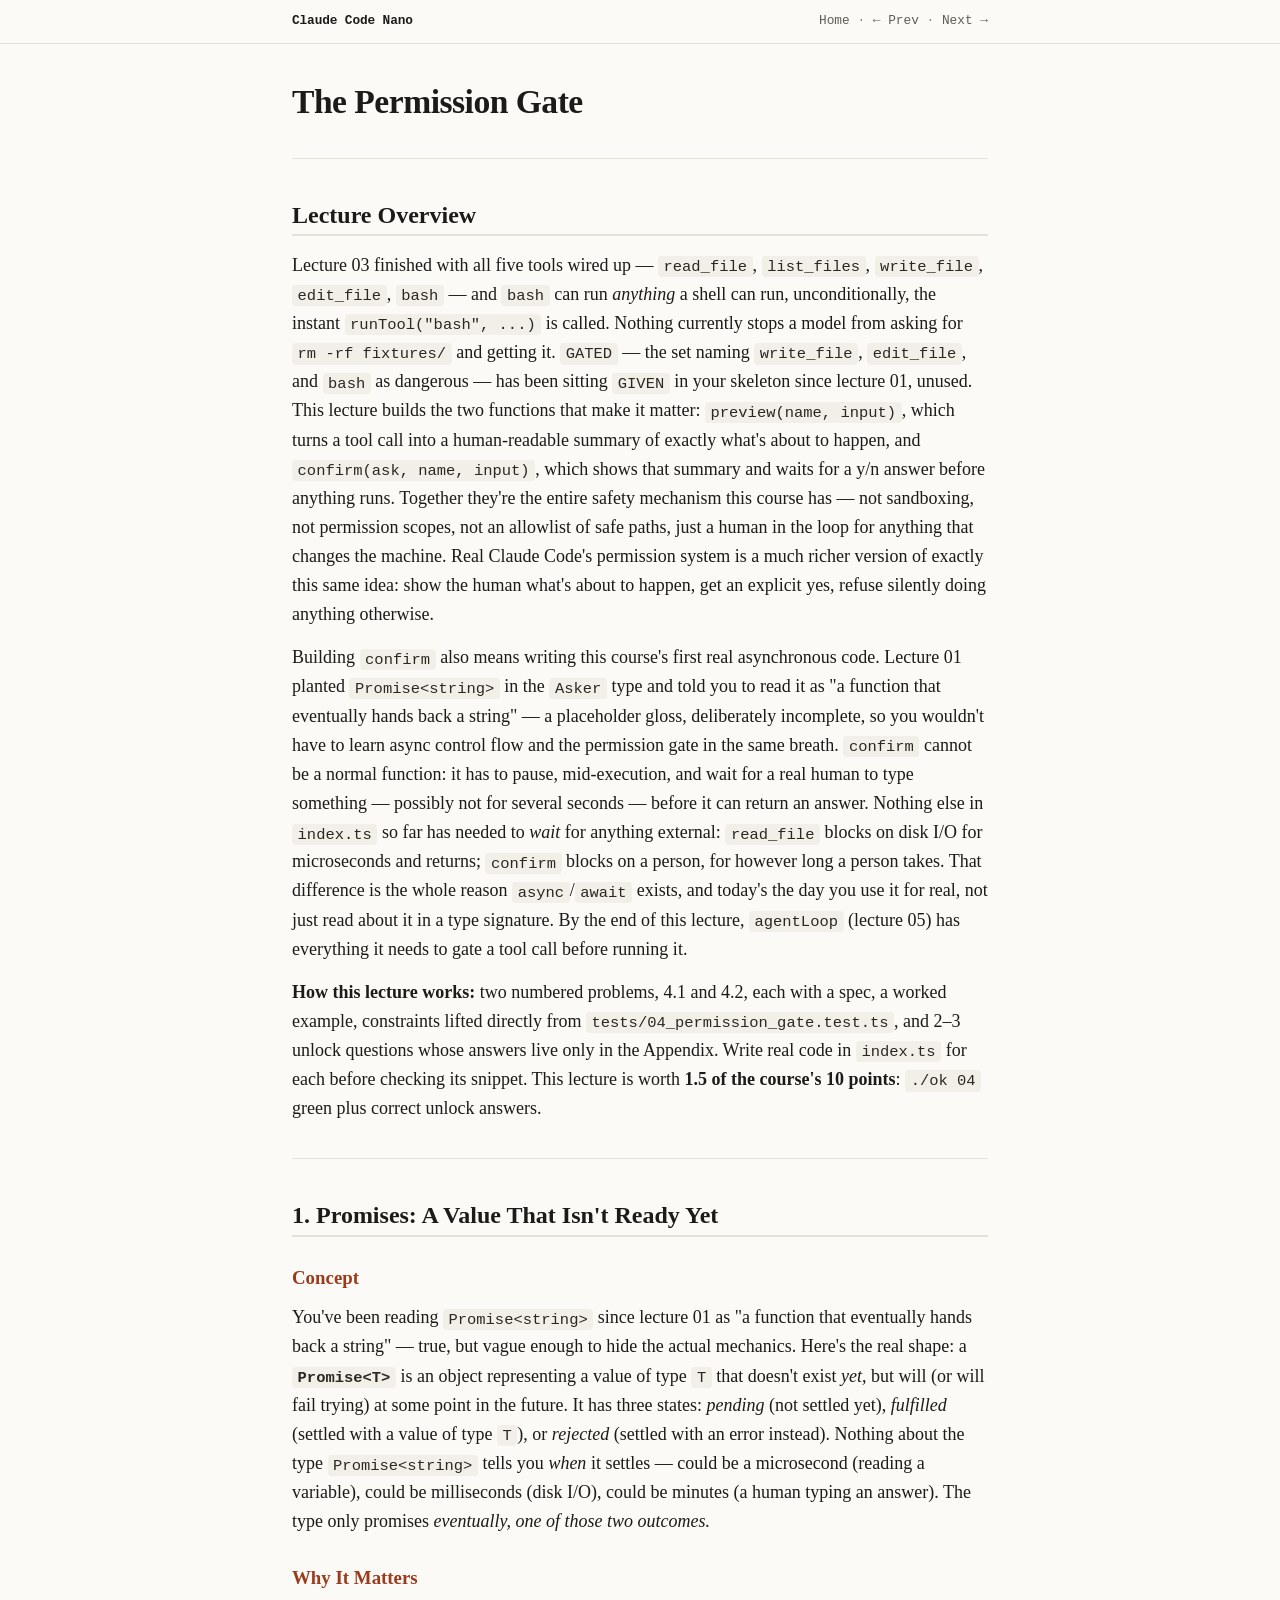
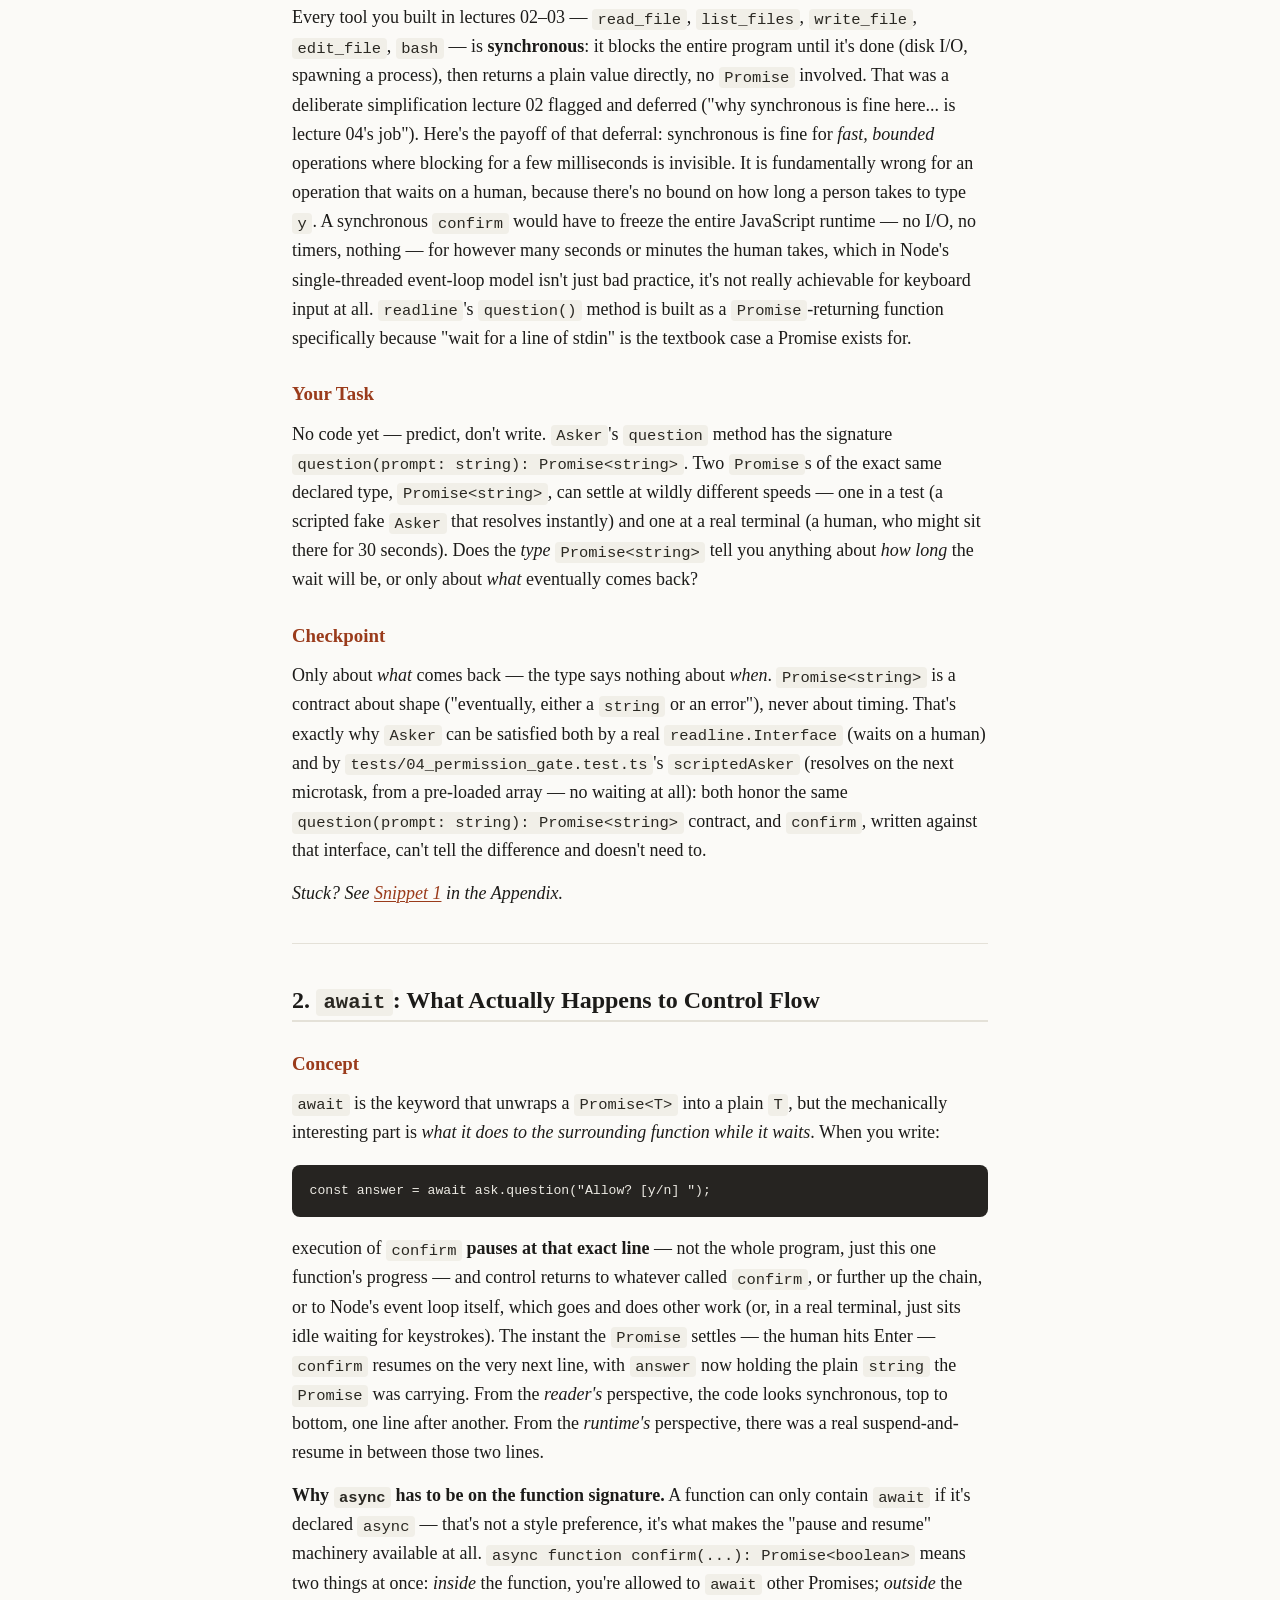
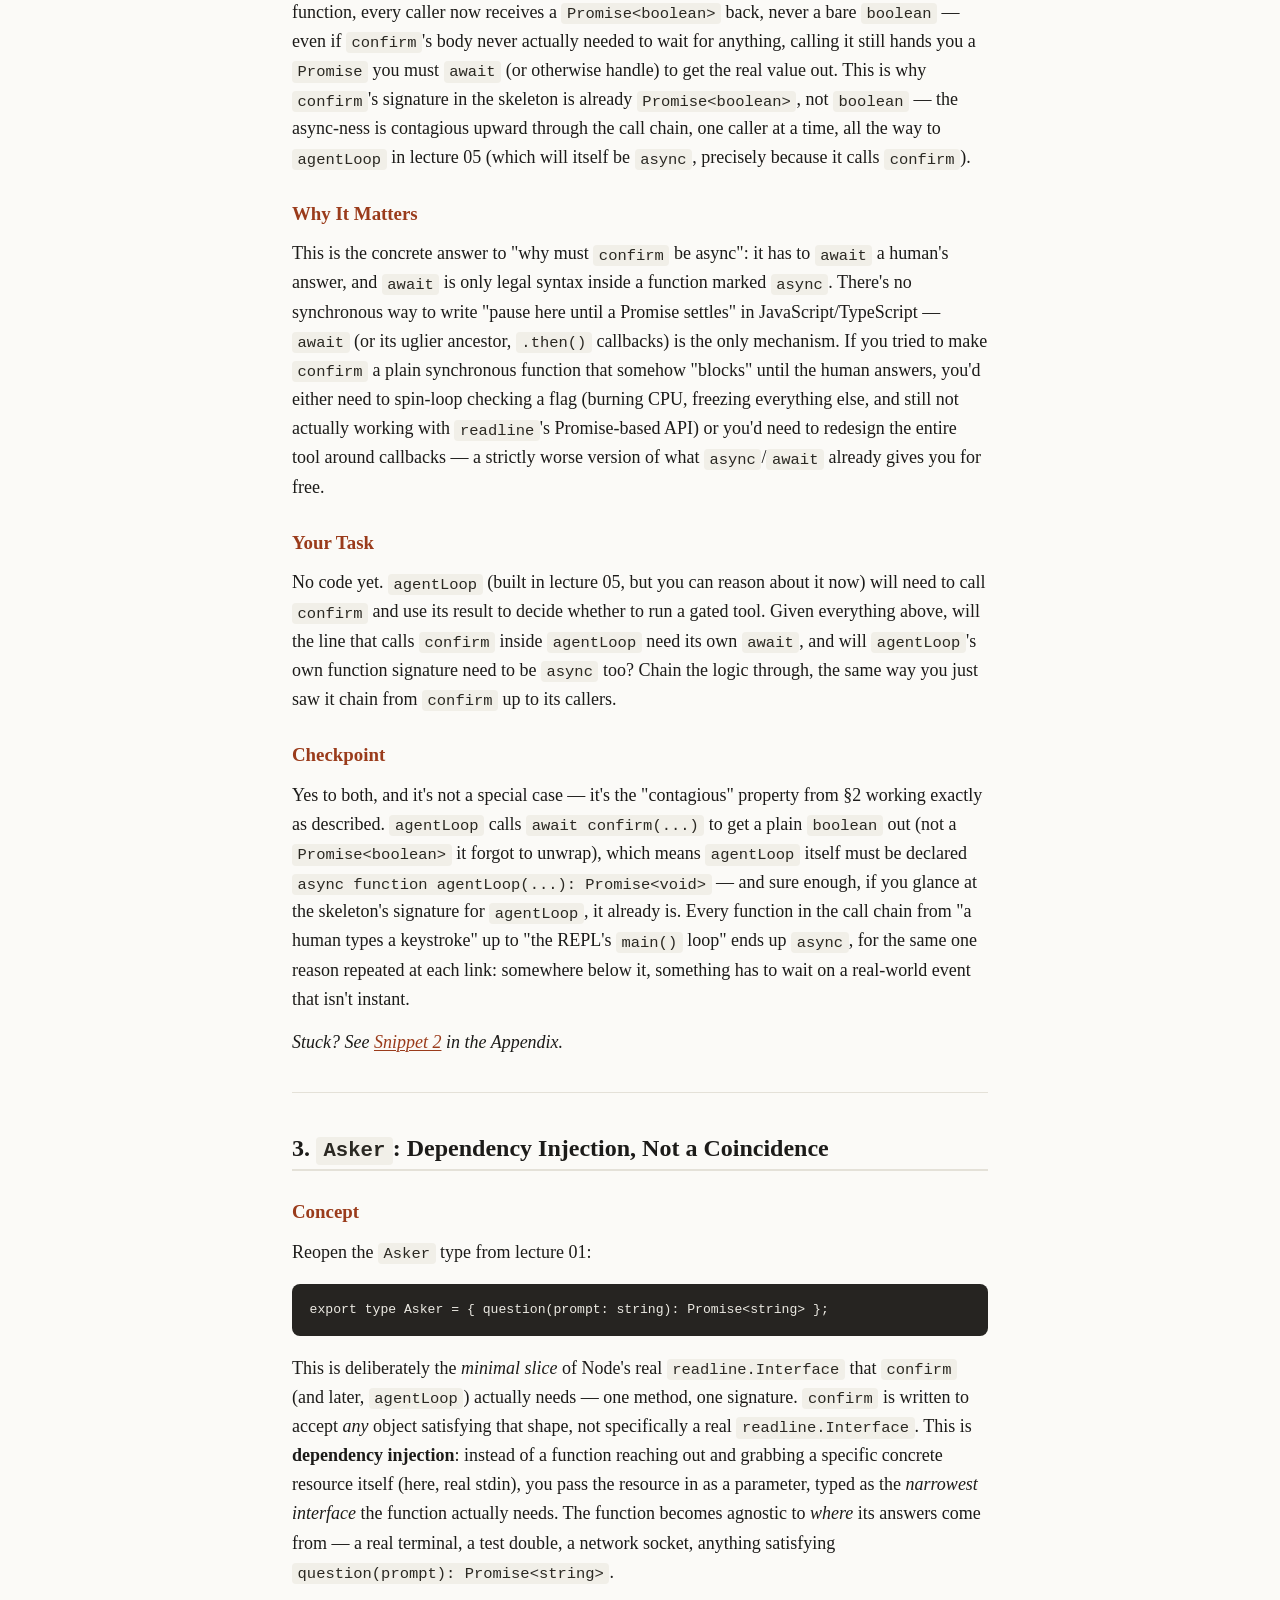
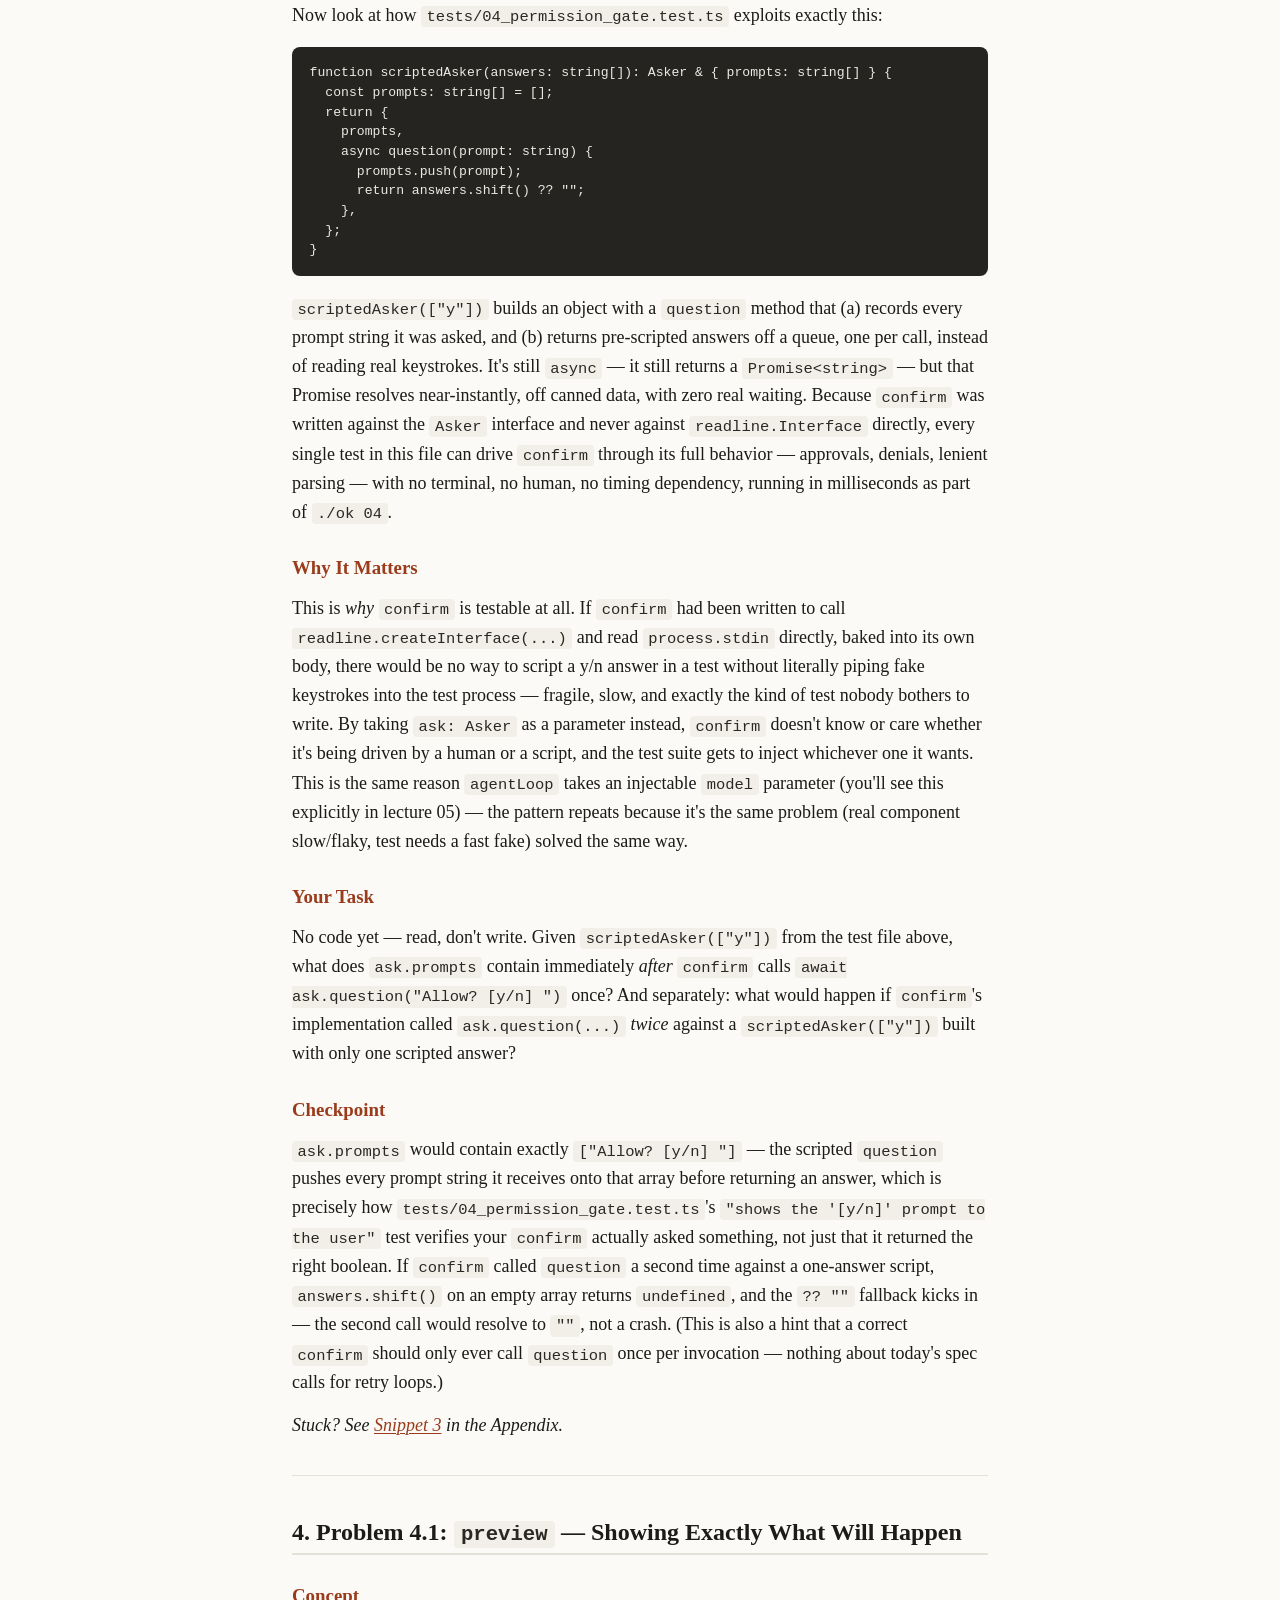
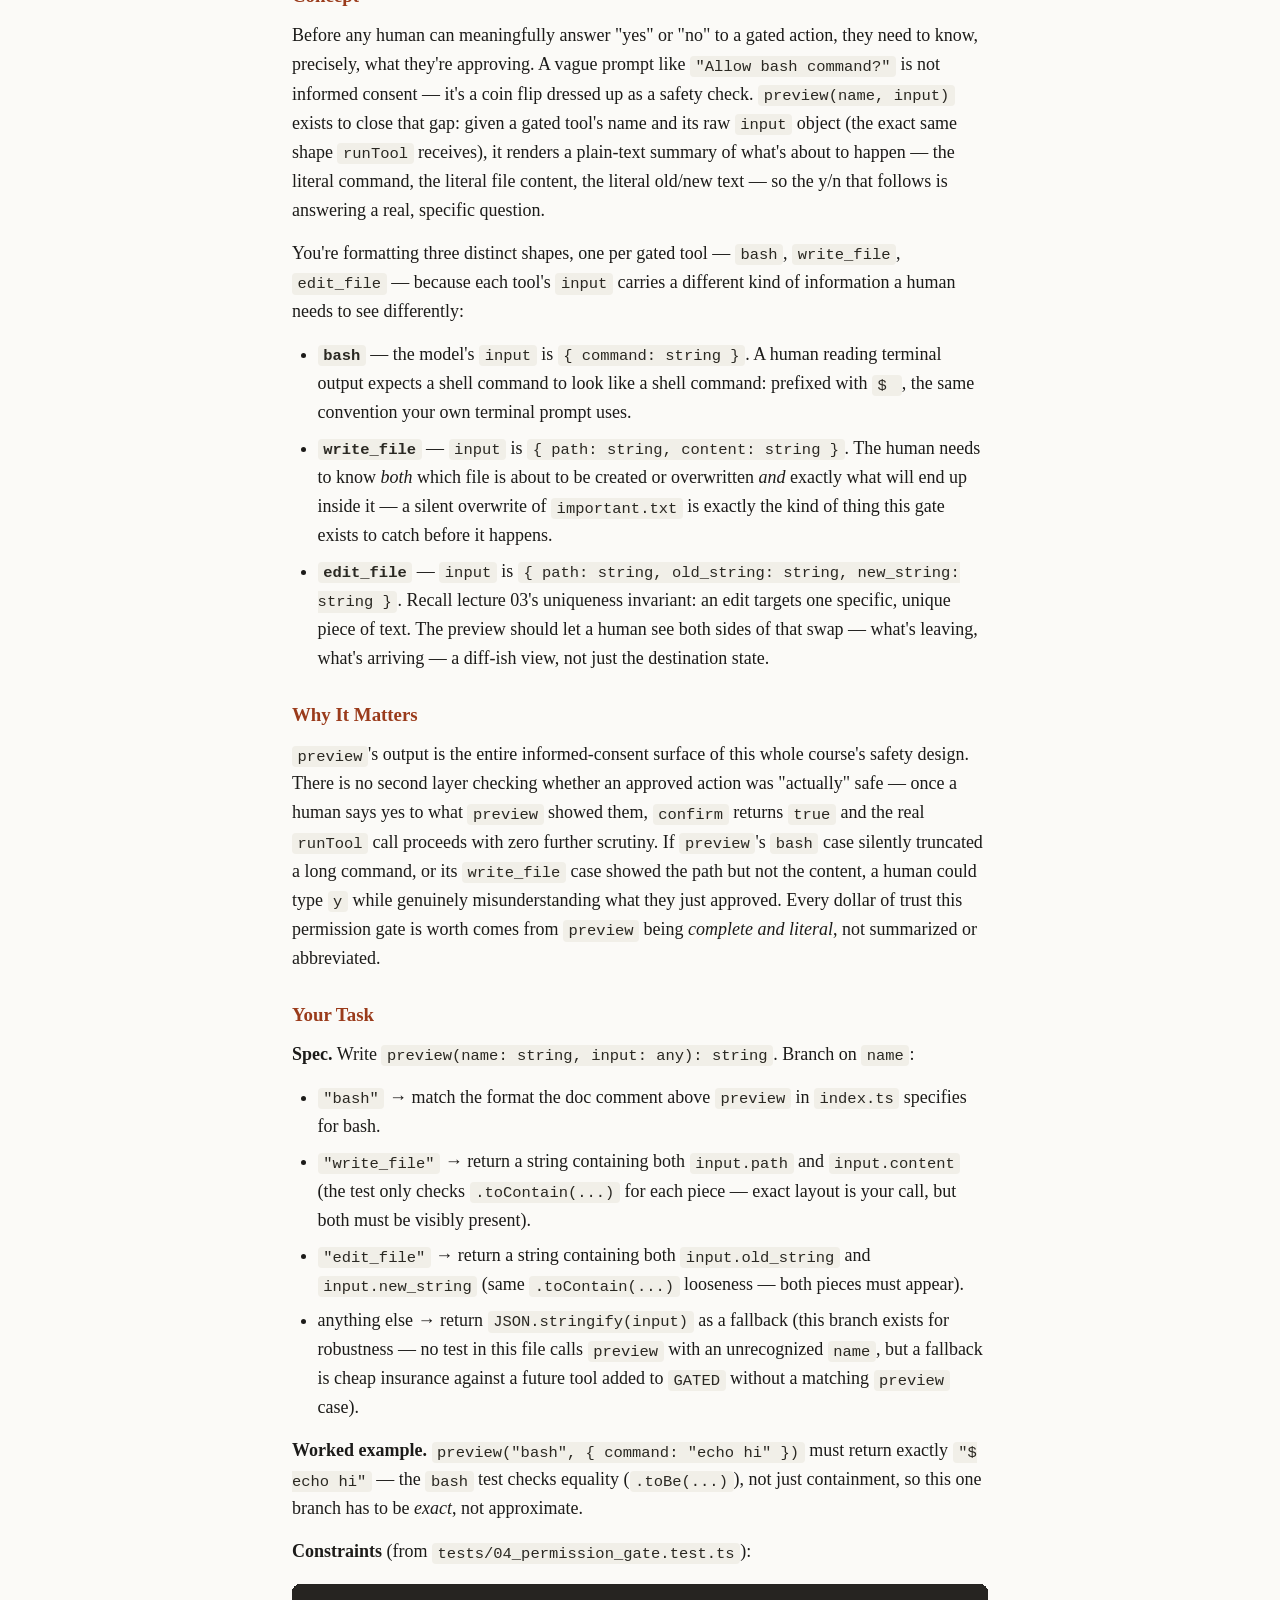
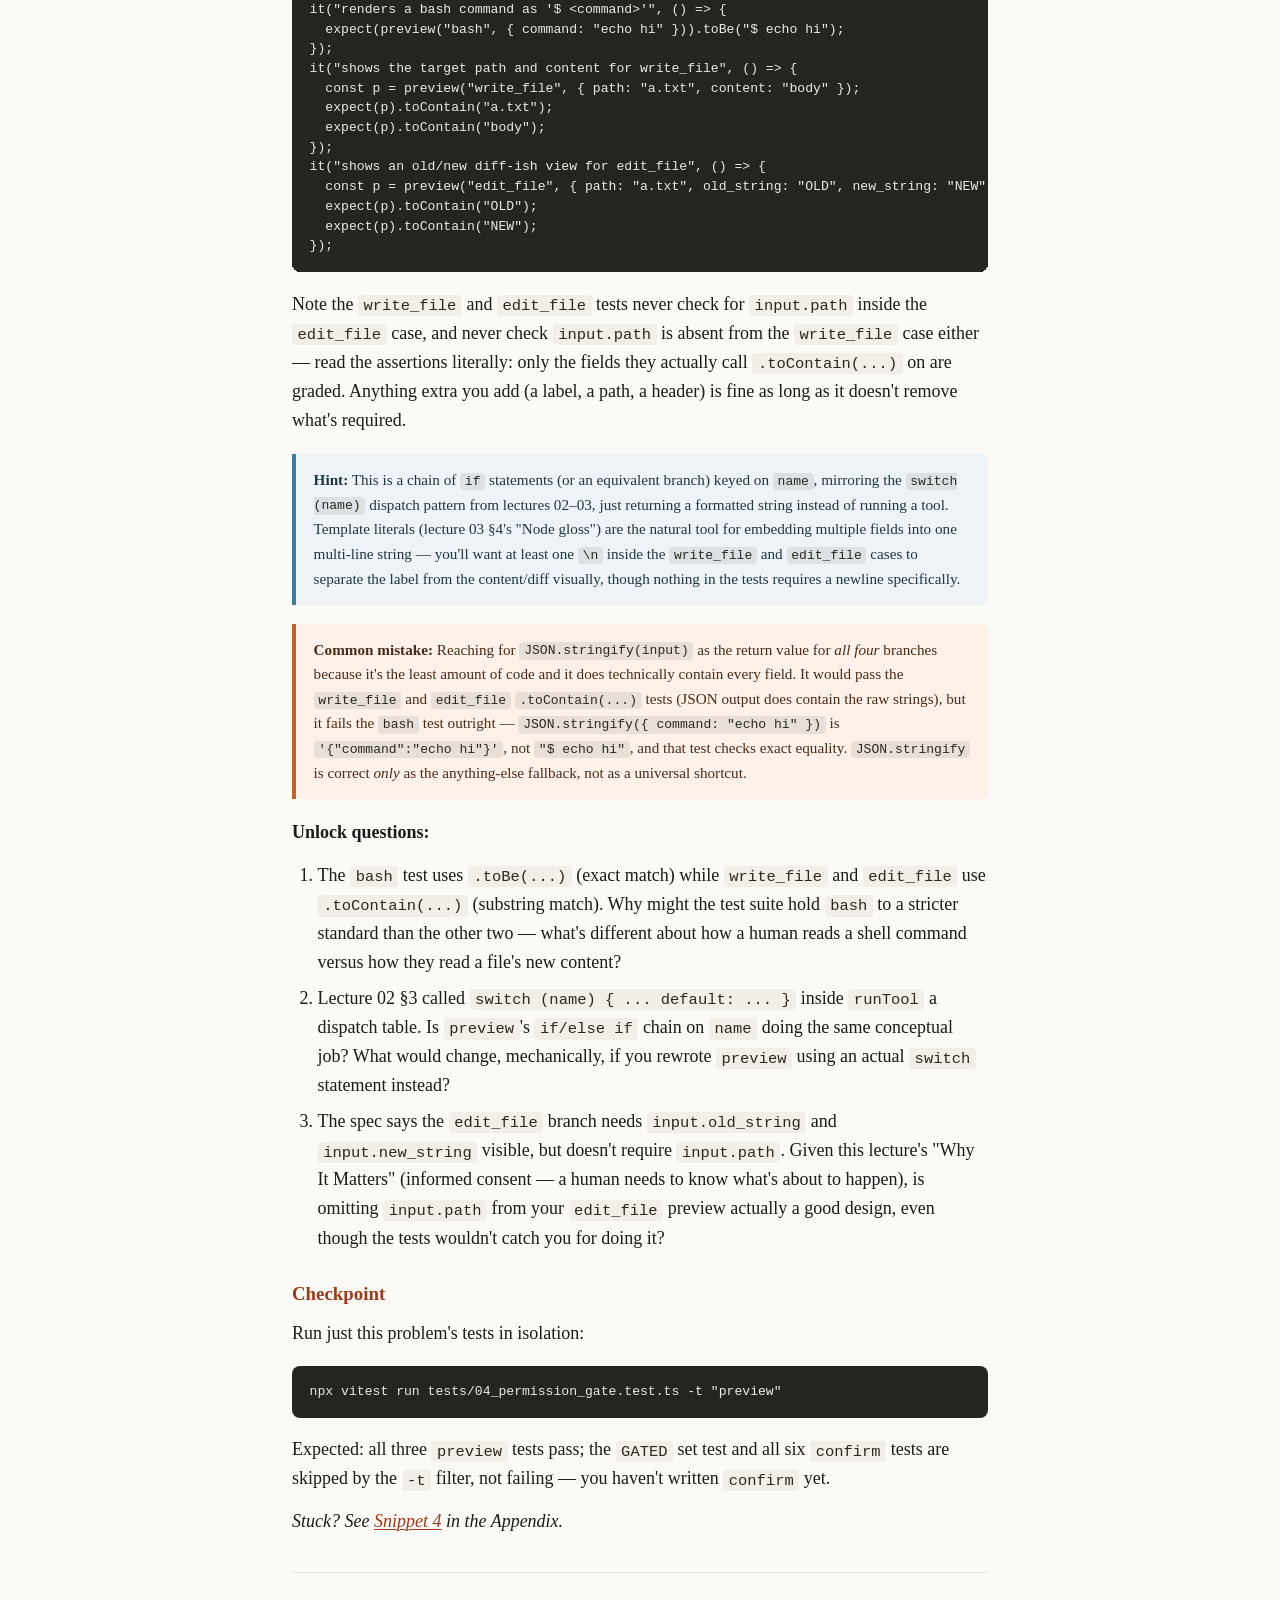
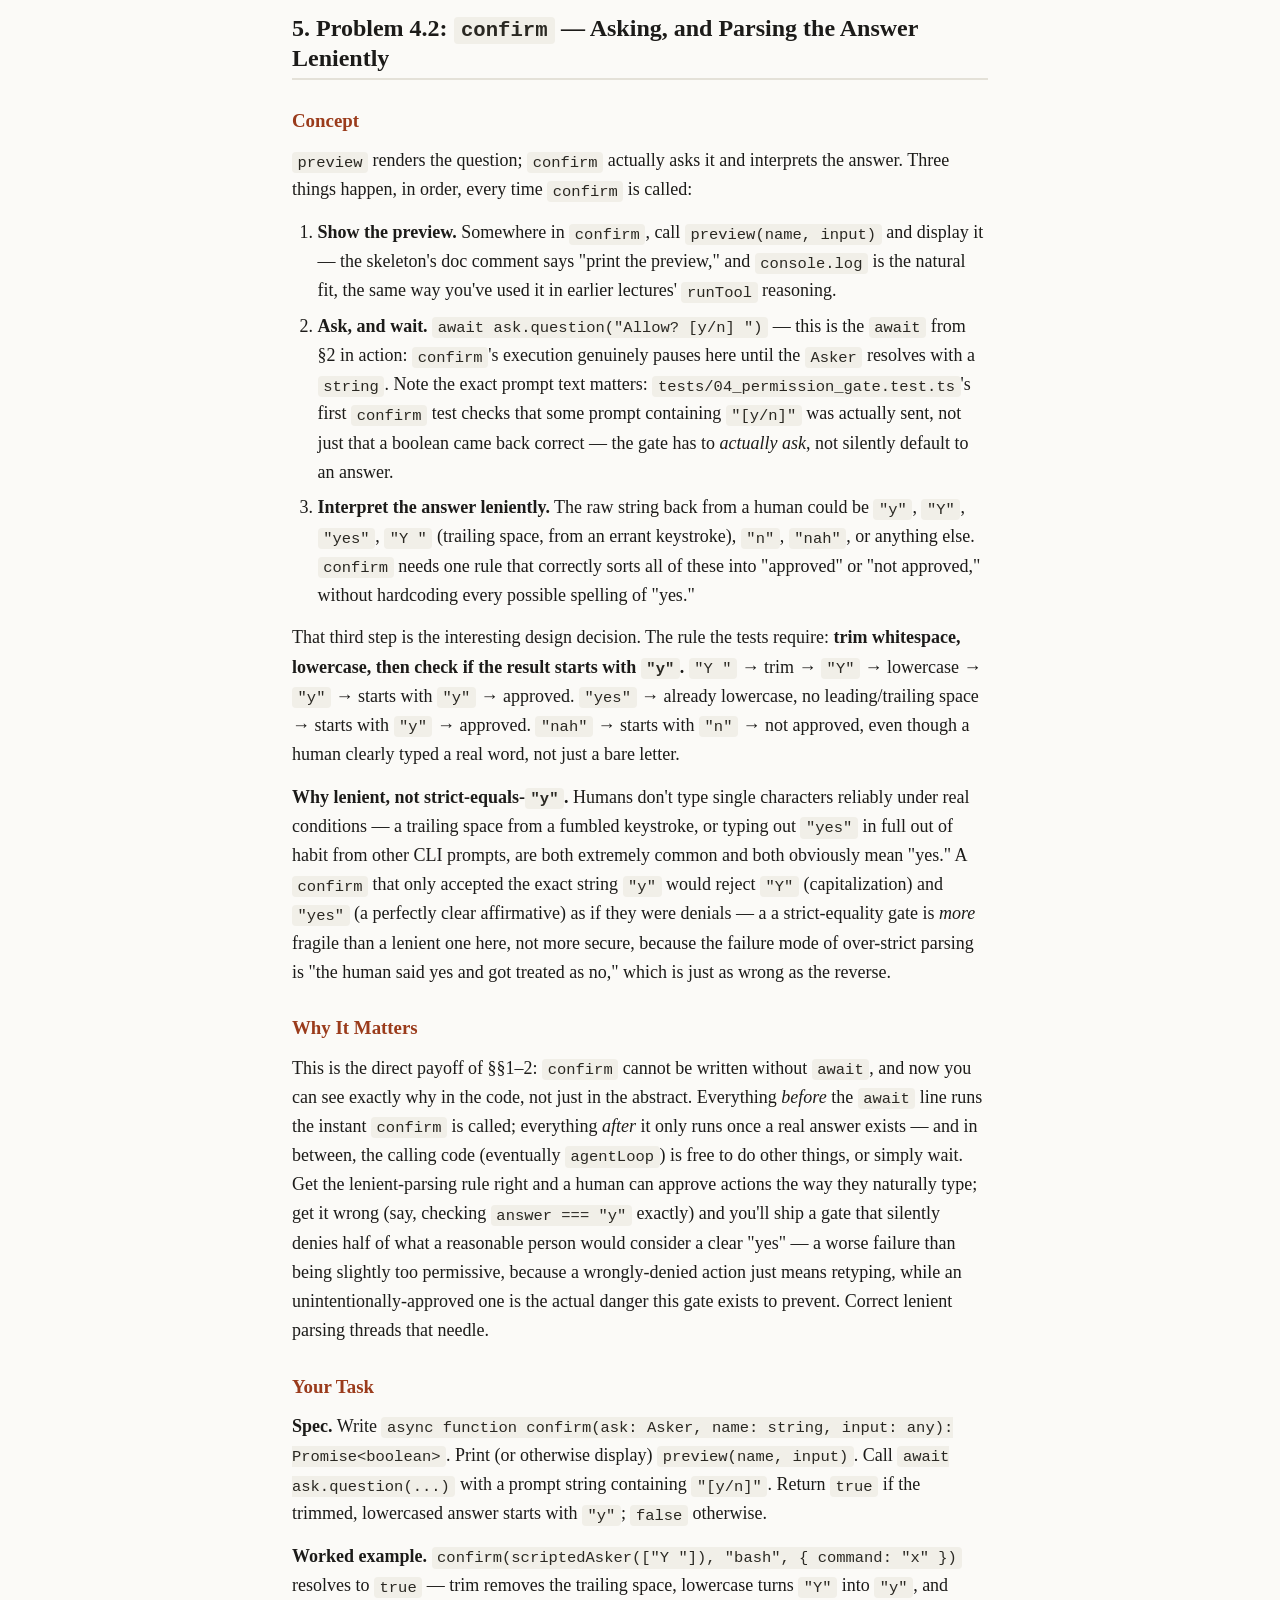
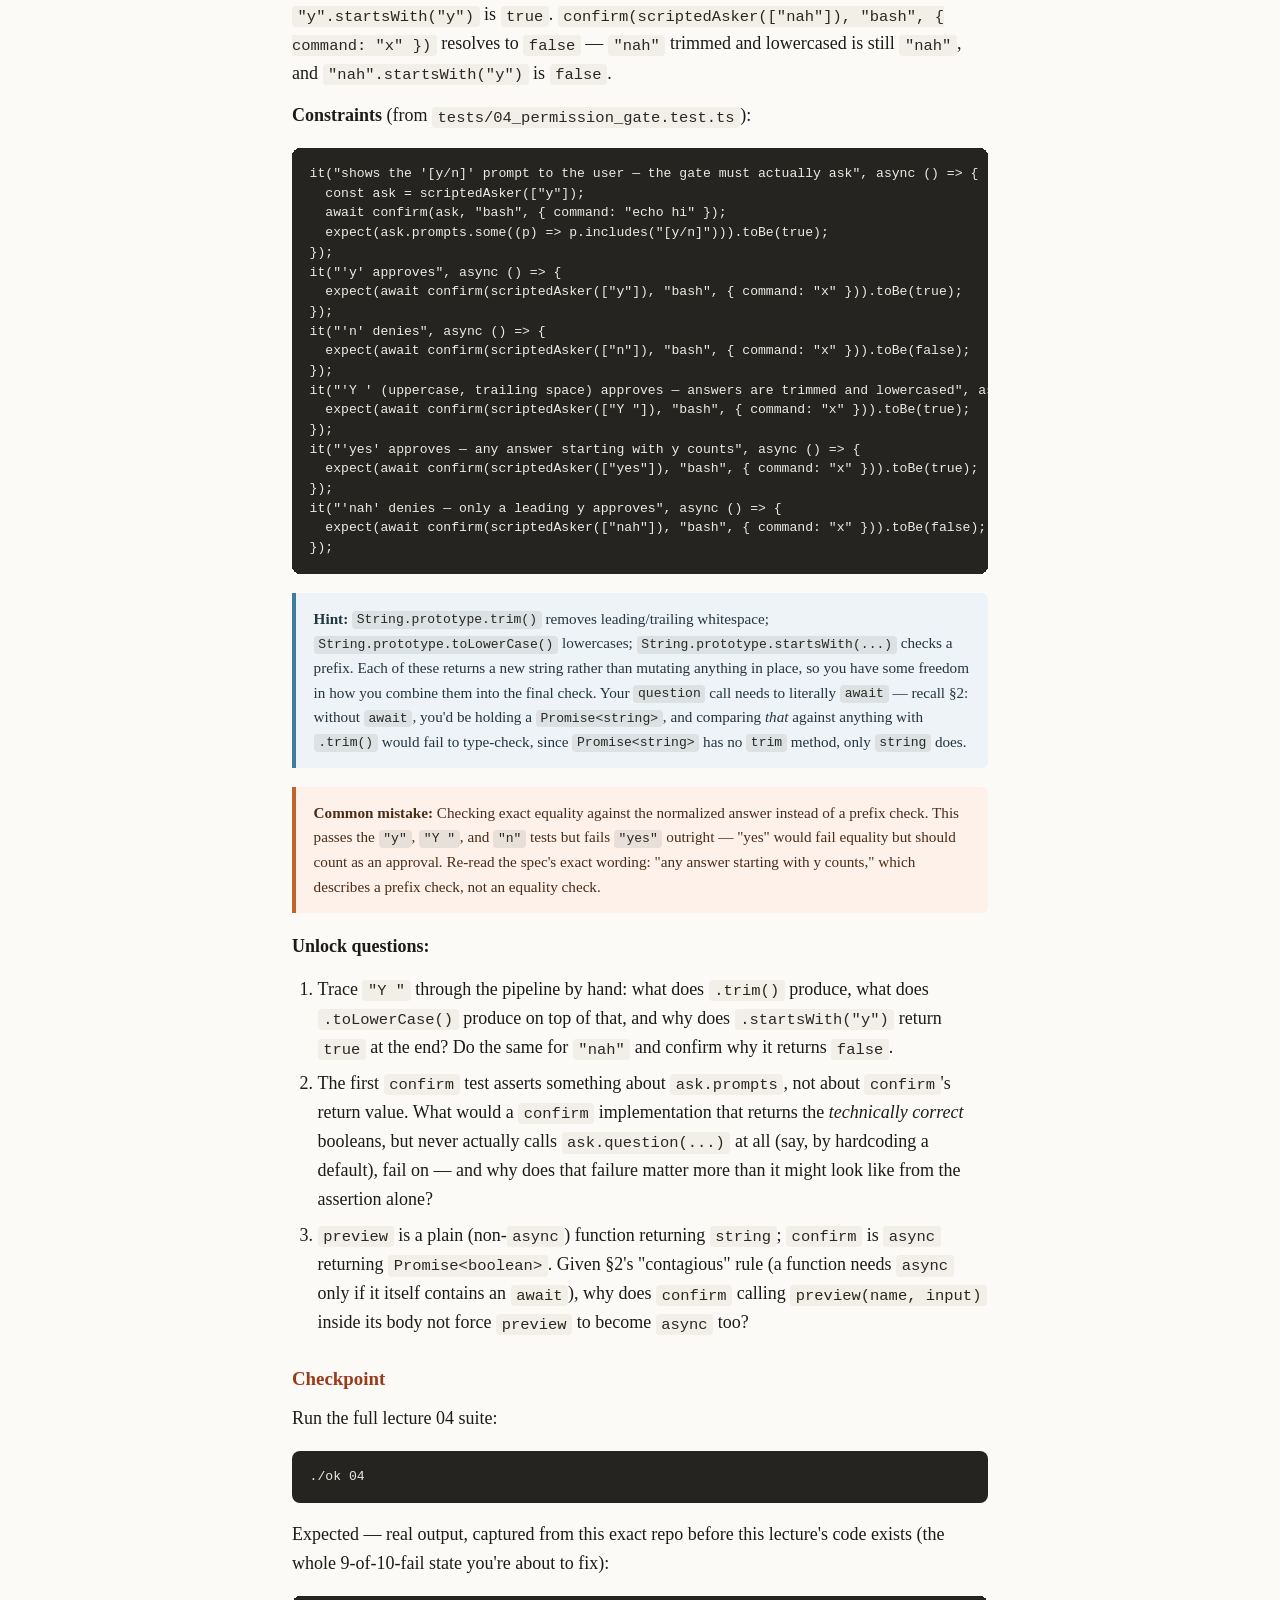
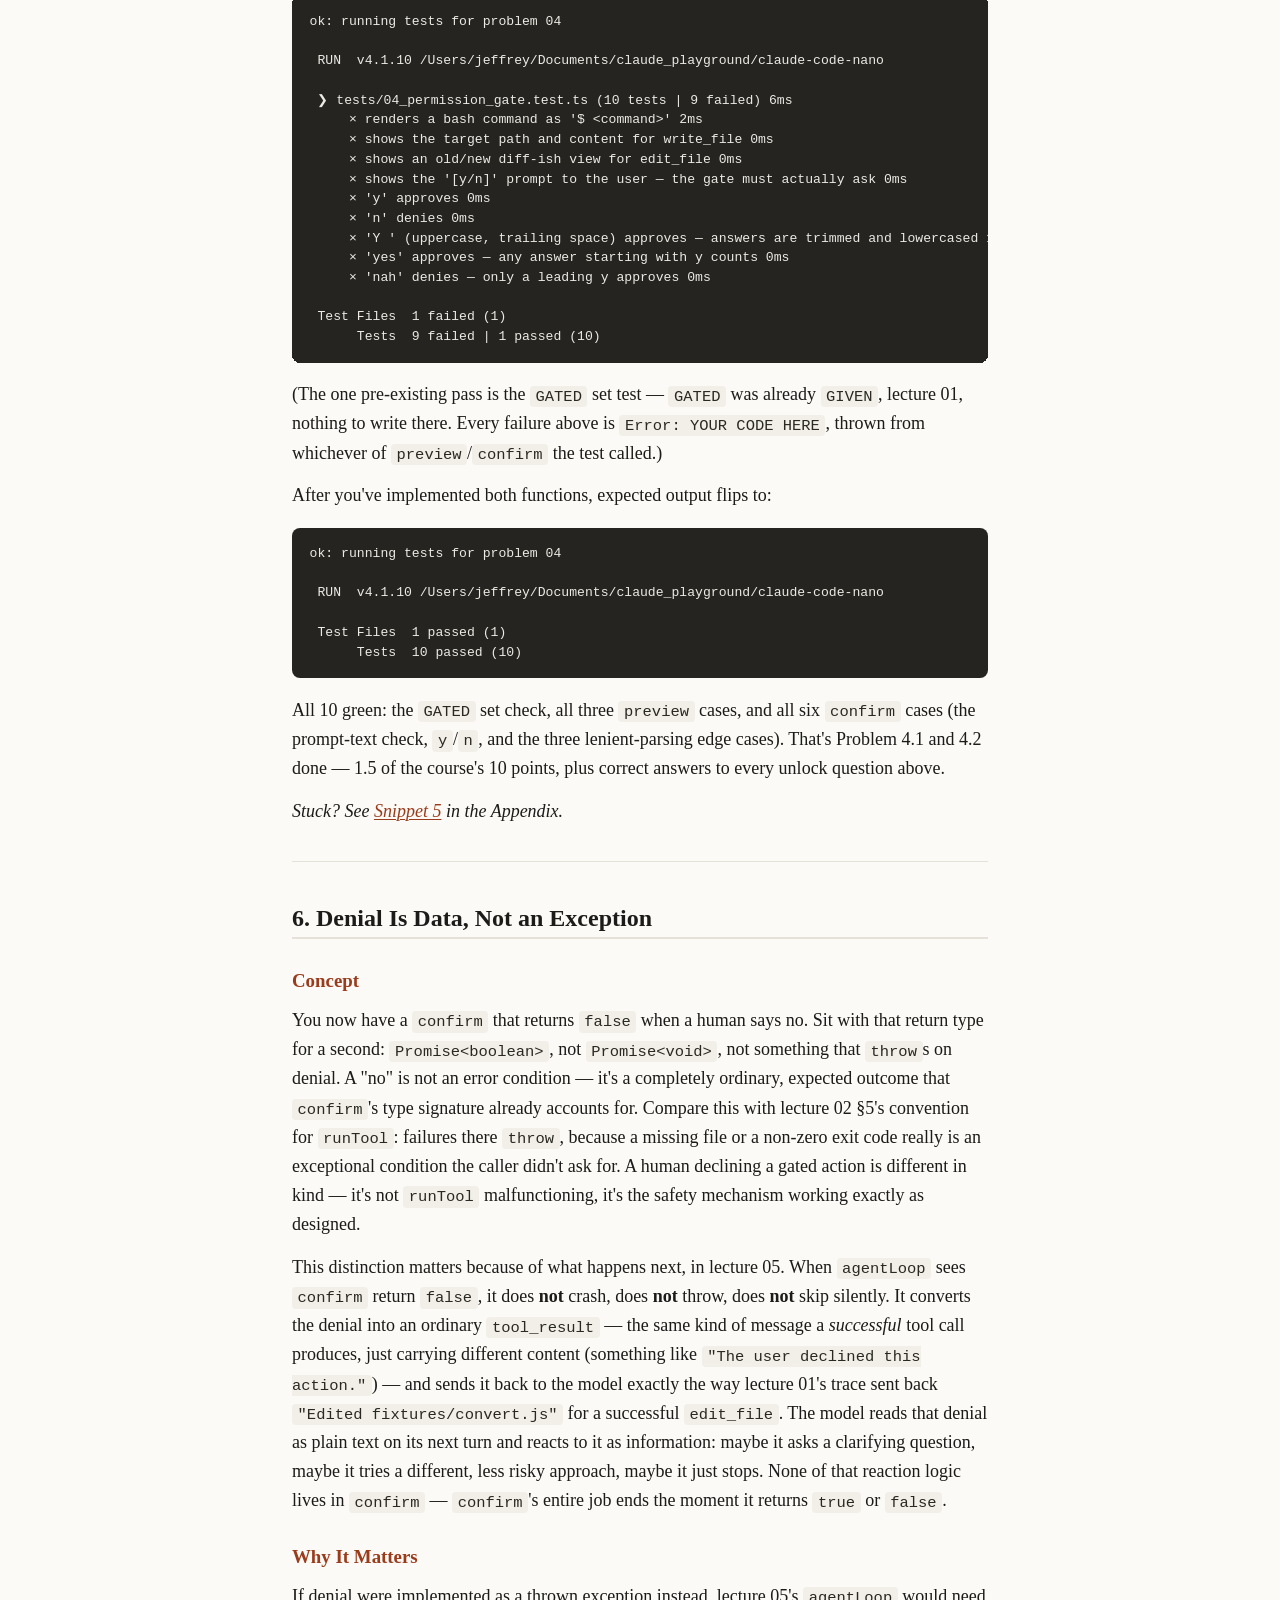
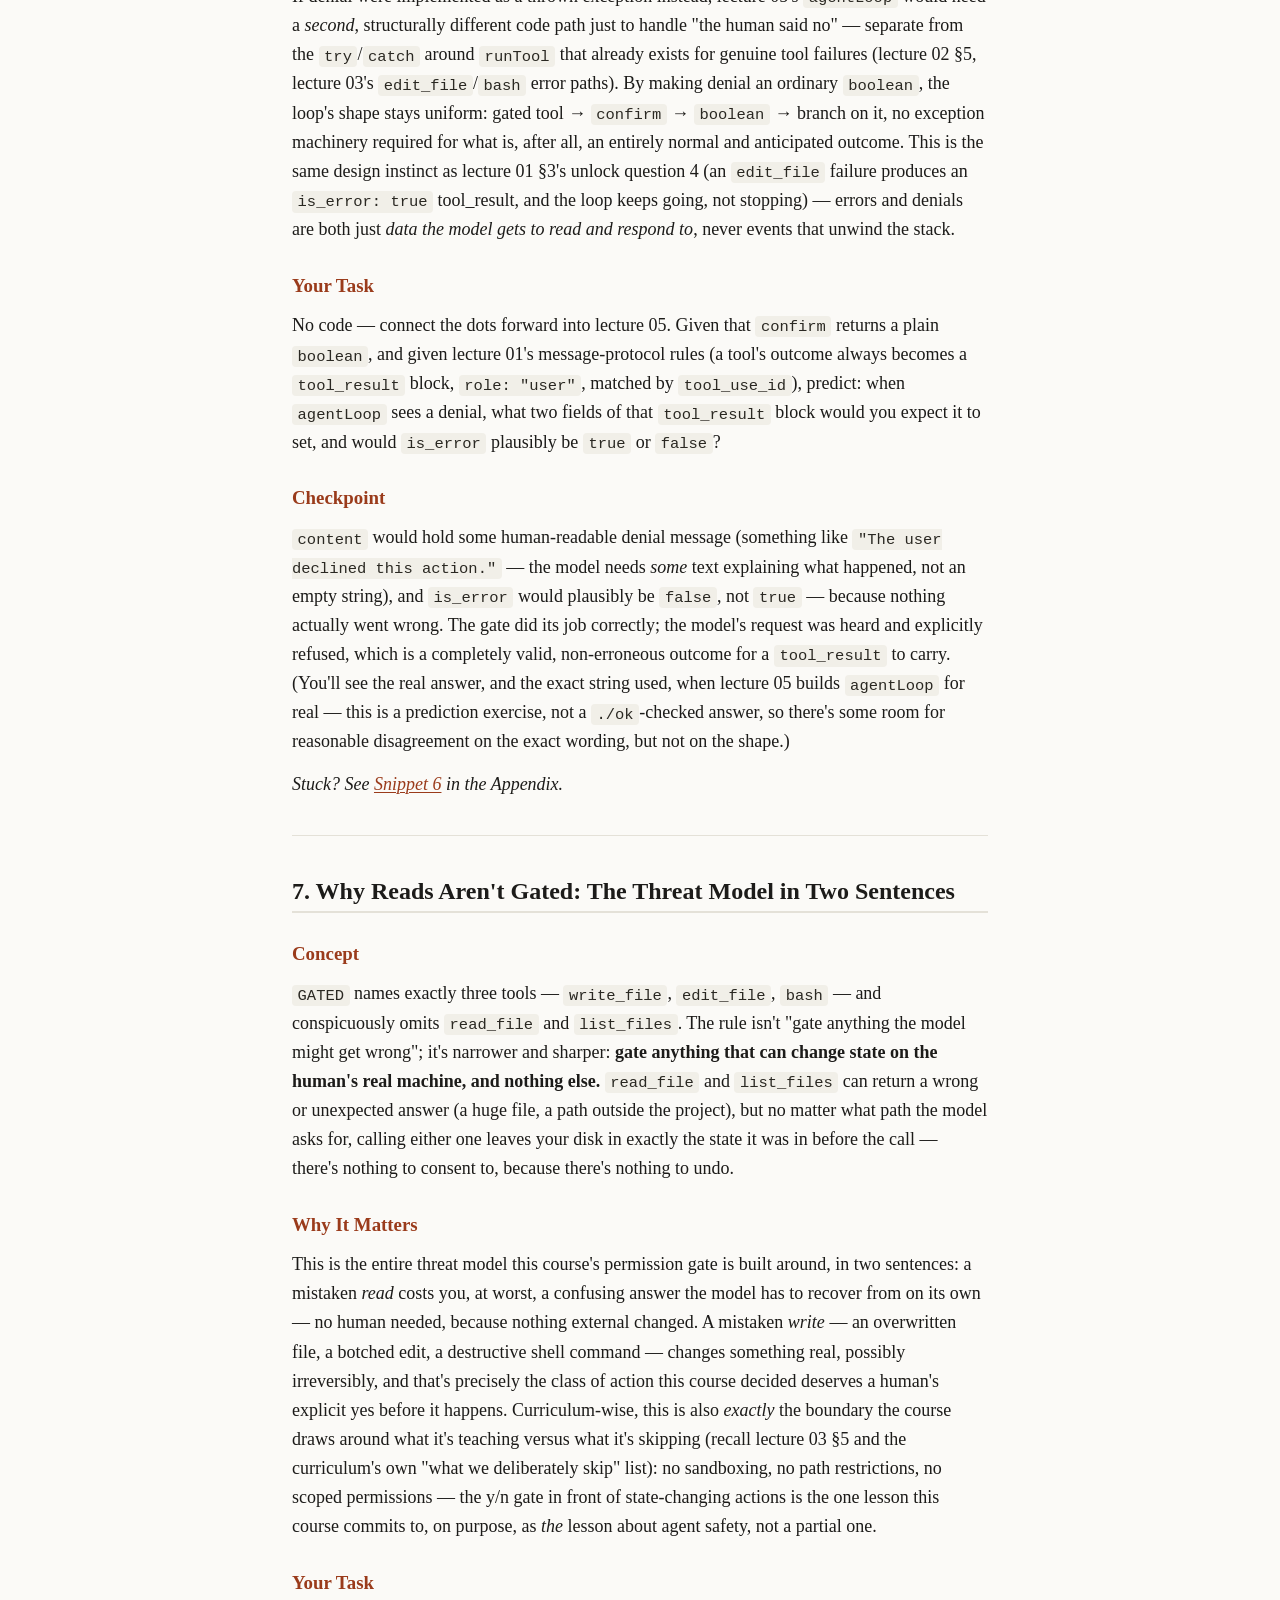
<file: claude_code_nano/04_the_permission_gate.html>
<!DOCTYPE html>
<html lang="en">
<head>
<meta charset="utf-8">
<meta name="viewport" content="width=device-width, initial-scale=1">
<title>The Permission Gate &mdash; Claude Code Nano</title>
<link rel="stylesheet" href="styles.css">
</head>
<body>
<nav class="topbar"><div class="topbar-inner"><span class="brand"><a href="index.html">Claude Code Nano</a></span><span class="crumbs"><a href="index.html">Home</a> <span class="dot">&middot;</span> <a href="03_mutating_tools.html">&larr; Prev</a> <span class="dot">&middot;</span> <a href="05_the_agent_loop.html">Next &rarr;</a></span></div></nav>
<main class="handout">
<h1 id="the-permission-gate">The Permission Gate</h1>
<hr>
<h2 id="lecture-overview">Lecture Overview</h2>
<p>Lecture 03 finished with all five tools wired up — <code>read_file</code>, <code>list_files</code>, <code>write_file</code>, <code>edit_file</code>, <code>bash</code> — and <code>bash</code> can run <em>anything</em> a shell can run, unconditionally, the instant <code>runTool(&quot;bash&quot;, ...)</code> is called. Nothing currently stops a model from asking for <code>rm -rf fixtures/</code> and getting it. <code>GATED</code> — the set naming <code>write_file</code>, <code>edit_file</code>, and <code>bash</code> as dangerous — has been sitting <code>GIVEN</code> in your skeleton since lecture 01, unused. This lecture builds the two functions that make it matter: <code>preview(name, input)</code>, which turns a tool call into a human-readable summary of exactly what's about to happen, and <code>confirm(ask, name, input)</code>, which shows that summary and waits for a y/n answer before anything runs. Together they're the entire safety mechanism this course has — not sandboxing, not permission scopes, not an allowlist of safe paths, just a human in the loop for anything that changes the machine. Real Claude Code's permission system is a much richer version of exactly this same idea: show the human what's about to happen, get an explicit yes, refuse silently doing anything otherwise.</p>
<p>Building <code>confirm</code> also means writing this course's first real asynchronous code. Lecture 01 planted <code>Promise&lt;string&gt;</code> in the <code>Asker</code> type and told you to read it as "a function that eventually hands back a string" — a placeholder gloss, deliberately incomplete, so you wouldn't have to learn async control flow and the permission gate in the same breath. <code>confirm</code> cannot be a normal function: it has to pause, mid-execution, and wait for a real human to type something — possibly not for several seconds — before it can return an answer. Nothing else in <code>index.ts</code> so far has needed to <em>wait</em> for anything external: <code>read_file</code> blocks on disk I/O for microseconds and returns; <code>confirm</code> blocks on a person, for however long a person takes. That difference is the whole reason <code>async</code>/<code>await</code> exists, and today's the day you use it for real, not just read about it in a type signature. By the end of this lecture, <code>agentLoop</code> (lecture 05) has everything it needs to gate a tool call before running it.</p>
<p><strong>How this lecture works:</strong> two numbered problems, 4.1 and 4.2, each with a spec, a worked example, constraints lifted directly from <code>tests/04_permission_gate.test.ts</code>, and 2–3 unlock questions whose answers live only in the Appendix. Write real code in <code>index.ts</code> for each before checking its snippet. This lecture is worth <strong>1.5 of the course's 10 points</strong>: <code>./ok 04</code> green plus correct unlock answers.</p>
<hr>
<h2 id="1-promises-a-value-that-isnt-ready-yet">1. Promises: A Value That Isn't Ready Yet</h2>
<h3 id="concept">Concept</h3>
<p>You've been reading <code>Promise&lt;string&gt;</code> since lecture 01 as "a function that eventually hands back a string" — true, but vague enough to hide the actual mechanics. Here's the real shape: a <strong><code>Promise&lt;T&gt;</code></strong> is an object representing a value of type <code>T</code> that doesn't exist <em>yet</em>, but will (or will fail trying) at some point in the future. It has three states: <em>pending</em> (not settled yet), <em>fulfilled</em> (settled with a value of type <code>T</code>), or <em>rejected</em> (settled with an error instead). Nothing about the type <code>Promise&lt;string&gt;</code> tells you <em>when</em> it settles — could be a microsecond (reading a variable), could be milliseconds (disk I/O), could be minutes (a human typing an answer). The type only promises <em>eventually, one of those two outcomes.</em></p>
<h3 id="why-it-matters">Why It Matters</h3>
<p>Every tool you built in lectures 02–03 — <code>read_file</code>, <code>list_files</code>, <code>write_file</code>, <code>edit_file</code>, <code>bash</code> — is <strong>synchronous</strong>: it blocks the entire program until it's done (disk I/O, spawning a process), then returns a plain value directly, no <code>Promise</code> involved. That was a deliberate simplification lecture 02 flagged and deferred ("why synchronous is fine here... is lecture 04's job"). Here's the payoff of that deferral: synchronous is fine for <em>fast, bounded</em> operations where blocking for a few milliseconds is invisible. It is fundamentally wrong for an operation that waits on a human, because there's no bound on how long a person takes to type <code>y</code>. A synchronous <code>confirm</code> would have to freeze the entire JavaScript runtime — no I/O, no timers, nothing — for however many seconds or minutes the human takes, which in Node's single-threaded event-loop model isn't just bad practice, it's not really achievable for keyboard input at all. <code>readline</code>'s <code>question()</code> method is built as a <code>Promise</code>-returning function specifically because "wait for a line of stdin" is the textbook case a Promise exists for.</p>
<h3 id="your-task">Your Task</h3>
<p>No code yet — predict, don't write. <code>Asker</code>'s <code>question</code> method has the signature <code>question(prompt: string): Promise&lt;string&gt;</code>. Two <code>Promise</code>s of the exact same declared type, <code>Promise&lt;string&gt;</code>, can settle at wildly different speeds — one in a test (a scripted fake <code>Asker</code> that resolves instantly) and one at a real terminal (a human, who might sit there for 30 seconds). Does the <em>type</em> <code>Promise&lt;string&gt;</code> tell you anything about <em>how long</em> the wait will be, or only about <em>what</em> eventually comes back?</p>
<h3 id="checkpoint">Checkpoint</h3>
<p>Only about <em>what</em> comes back — the type says nothing about <em>when</em>. <code>Promise&lt;string&gt;</code> is a contract about shape ("eventually, either a <code>string</code> or an error"), never about timing. That's exactly why <code>Asker</code> can be satisfied both by a real <code>readline.Interface</code> (waits on a human) and by <code>tests/04_permission_gate.test.ts</code>'s <code>scriptedAsker</code> (resolves on the next microtask, from a pre-loaded array — no waiting at all): both honor the same <code>question(prompt: string): Promise&lt;string&gt;</code> contract, and <code>confirm</code>, written against that interface, can't tell the difference and doesn't need to.</p>
<p><em>Stuck? See <a href="#snippet-1-promise-timing-answer">Snippet 1</a> in the Appendix.</em></p>
<hr>
<h2 id="2-await-what-actually-happens-to-control-flow">2. <code>await</code>: What Actually Happens to Control Flow</h2>
<h3 id="concept-1">Concept</h3>
<p><code>await</code> is the keyword that unwraps a <code>Promise&lt;T&gt;</code> into a plain <code>T</code>, but the mechanically interesting part is <em>what it does to the surrounding function while it waits</em>. When you write:</p>
<pre><code class="language-ts">const answer = await ask.question("Allow? [y/n] ");</code></pre>
<p>execution of <code>confirm</code> <strong>pauses at that exact line</strong> — not the whole program, just this one function's progress — and control returns to whatever called <code>confirm</code>, or further up the chain, or to Node's event loop itself, which goes and does other work (or, in a real terminal, just sits idle waiting for keystrokes). The instant the <code>Promise</code> settles — the human hits Enter — <code>confirm</code> resumes on the very next line, with <code>answer</code> now holding the plain <code>string</code> the <code>Promise</code> was carrying. From the <em>reader's</em> perspective, the code looks synchronous, top to bottom, one line after another. From the <em>runtime's</em> perspective, there was a real suspend-and-resume in between those two lines.</p>
<p><strong>Why <code>async</code> has to be on the function signature.</strong> A function can only contain <code>await</code> if it's declared <code>async</code> — that's not a style preference, it's what makes the "pause and resume" machinery available at all. <code>async function confirm(...): Promise&lt;boolean&gt;</code> means two things at once: <em>inside</em> the function, you're allowed to <code>await</code> other Promises; <em>outside</em> the function, every caller now receives a <code>Promise&lt;boolean&gt;</code> back, never a bare <code>boolean</code> — even if <code>confirm</code>'s body never actually needed to wait for anything, calling it still hands you a <code>Promise</code> you must <code>await</code> (or otherwise handle) to get the real value out. This is why <code>confirm</code>'s signature in the skeleton is already <code>Promise&lt;boolean&gt;</code>, not <code>boolean</code> — the async-ness is contagious upward through the call chain, one caller at a time, all the way to <code>agentLoop</code> in lecture 05 (which will itself be <code>async</code>, precisely because it calls <code>confirm</code>).</p>
<h3 id="why-it-matters-1">Why It Matters</h3>
<p>This is the concrete answer to "why must <code>confirm</code> be async": it has to <code>await</code> a human's answer, and <code>await</code> is only legal syntax inside a function marked <code>async</code>. There's no synchronous way to write "pause here until a Promise settles" in JavaScript/TypeScript — <code>await</code> (or its uglier ancestor, <code>.then()</code> callbacks) is the only mechanism. If you tried to make <code>confirm</code> a plain synchronous function that somehow "blocks" until the human answers, you'd either need to spin-loop checking a flag (burning CPU, freezing everything else, and still not actually working with <code>readline</code>'s Promise-based API) or you'd need to redesign the entire tool around callbacks — a strictly worse version of what <code>async</code>/<code>await</code> already gives you for free.</p>
<h3 id="your-task-1">Your Task</h3>
<p>No code yet. <code>agentLoop</code> (built in lecture 05, but you can reason about it now) will need to call <code>confirm</code> and use its result to decide whether to run a gated tool. Given everything above, will the line that calls <code>confirm</code> inside <code>agentLoop</code> need its own <code>await</code>, and will <code>agentLoop</code>'s own function signature need to be <code>async</code> too? Chain the logic through, the same way you just saw it chain from <code>confirm</code> up to its callers.</p>
<h3 id="checkpoint-1">Checkpoint</h3>
<p>Yes to both, and it's not a special case — it's the "contagious" property from §2 working exactly as described. <code>agentLoop</code> calls <code>await confirm(...)</code> to get a plain <code>boolean</code> out (not a <code>Promise&lt;boolean&gt;</code> it forgot to unwrap), which means <code>agentLoop</code> itself must be declared <code>async function agentLoop(...): Promise&lt;void&gt;</code> — and sure enough, if you glance at the skeleton's signature for <code>agentLoop</code>, it already is. Every function in the call chain from "a human types a keystroke" up to "the REPL's <code>main()</code> loop" ends up <code>async</code>, for the same one reason repeated at each link: somewhere below it, something has to wait on a real-world event that isn't instant.</p>
<p><em>Stuck? See <a href="#snippet-2-await-chain-answer">Snippet 2</a> in the Appendix.</em></p>
<hr>
<h2 id="3-asker-dependency-injection-not-a-coincidence">3. <code>Asker</code>: Dependency Injection, Not a Coincidence</h2>
<h3 id="concept-2">Concept</h3>
<p>Reopen the <code>Asker</code> type from lecture 01:</p>
<pre><code class="language-ts">export type Asker = { question(prompt: string): Promise&lt;string&gt; };</code></pre>
<p>This is deliberately the <em>minimal slice</em> of Node's real <code>readline.Interface</code> that <code>confirm</code> (and later, <code>agentLoop</code>) actually needs — one method, one signature. <code>confirm</code> is written to accept <em>any</em> object satisfying that shape, not specifically a real <code>readline.Interface</code>. This is <strong>dependency injection</strong>: instead of a function reaching out and grabbing a specific concrete resource itself (here, real stdin), you pass the resource in as a parameter, typed as the <em>narrowest interface</em> the function actually needs. The function becomes agnostic to <em>where</em> its answers come from — a real terminal, a test double, a network socket, anything satisfying <code>question(prompt): Promise&lt;string&gt;</code>.</p>
<p>Now look at how <code>tests/04_permission_gate.test.ts</code> exploits exactly this:</p>
<pre><code class="language-ts">function scriptedAsker(answers: string[]): Asker &amp; { prompts: string[] } {
  const prompts: string[] = [];
  return {
    prompts,
    async question(prompt: string) {
      prompts.push(prompt);
      return answers.shift() ?? "";
    },
  };
}</code></pre>
<p><code>scriptedAsker([&quot;y&quot;])</code> builds an object with a <code>question</code> method that (a) records every prompt string it was asked, and (b) returns pre-scripted answers off a queue, one per call, instead of reading real keystrokes. It's still <code>async</code> — it still returns a <code>Promise&lt;string&gt;</code> — but that Promise resolves near-instantly, off canned data, with zero real waiting. Because <code>confirm</code> was written against the <code>Asker</code> interface and never against <code>readline.Interface</code> directly, every single test in this file can drive <code>confirm</code> through its full behavior — approvals, denials, lenient parsing — with no terminal, no human, no timing dependency, running in milliseconds as part of <code>./ok 04</code>.</p>
<h3 id="why-it-matters-2">Why It Matters</h3>
<p>This is <em>why</em> <code>confirm</code> is testable at all. If <code>confirm</code> had been written to call <code>readline.createInterface(...)</code> and read <code>process.stdin</code> directly, baked into its own body, there would be no way to script a y/n answer in a test without literally piping fake keystrokes into the test process — fragile, slow, and exactly the kind of test nobody bothers to write. By taking <code>ask: Asker</code> as a parameter instead, <code>confirm</code> doesn't know or care whether it's being driven by a human or a script, and the test suite gets to inject whichever one it wants. This is the same reason <code>agentLoop</code> takes an injectable <code>model</code> parameter (you'll see this explicitly in lecture 05) — the pattern repeats because it's the same problem (real component slow/flaky, test needs a fast fake) solved the same way.</p>
<h3 id="your-task-2">Your Task</h3>
<p>No code yet — read, don't write. Given <code>scriptedAsker([&quot;y&quot;])</code> from the test file above, what does <code>ask.prompts</code> contain immediately <em>after</em> <code>confirm</code> calls <code>await ask.question(&quot;Allow? [y/n] &quot;)</code> once? And separately: what would happen if <code>confirm</code>'s implementation called <code>ask.question(...)</code> <em>twice</em> against a <code>scriptedAsker([&quot;y&quot;])</code> built with only one scripted answer?</p>
<h3 id="checkpoint-2">Checkpoint</h3>
<p><code>ask.prompts</code> would contain exactly <code>[&quot;Allow? [y/n] &quot;]</code> — the scripted <code>question</code> pushes every prompt string it receives onto that array before returning an answer, which is precisely how <code>tests/04_permission_gate.test.ts</code>'s <code>&quot;shows the &#x27;[y/n]&#x27; prompt to the user&quot;</code> test verifies your <code>confirm</code> actually asked something, not just that it returned the right boolean. If <code>confirm</code> called <code>question</code> a second time against a one-answer script, <code>answers.shift()</code> on an empty array returns <code>undefined</code>, and the <code>?? &quot;&quot;</code> fallback kicks in — the second call would resolve to <code>&quot;&quot;</code>, not a crash. (This is also a hint that a correct <code>confirm</code> should only ever call <code>question</code> once per invocation — nothing about today's spec calls for retry loops.)</p>
<p><em>Stuck? See <a href="#snippet-3-scriptedasker-trace">Snippet 3</a> in the Appendix.</em></p>
<hr>
<h2 id="4-problem-41-preview--showing-exactly-what-will-happen">4. Problem 4.1: <code>preview</code> — Showing Exactly What Will Happen</h2>
<h3 id="concept-3">Concept</h3>
<p>Before any human can meaningfully answer "yes" or "no" to a gated action, they need to know, precisely, what they're approving. A vague prompt like <code>&quot;Allow bash command?&quot;</code> is not informed consent — it's a coin flip dressed up as a safety check. <code>preview(name, input)</code> exists to close that gap: given a gated tool's name and its raw <code>input</code> object (the exact same shape <code>runTool</code> receives), it renders a plain-text summary of what's about to happen — the literal command, the literal file content, the literal old/new text — so the y/n that follows is answering a real, specific question.</p>
<p>You're formatting three distinct shapes, one per gated tool — <code>bash</code>, <code>write_file</code>, <code>edit_file</code> — because each tool's <code>input</code> carries a different kind of information a human needs to see differently:</p>
<ul><li><strong><code>bash</code></strong> — the model's <code>input</code> is <code>{ command: string }</code>. A human reading terminal output expects a shell command to look like a shell command: prefixed with <code>$ </code>, the same convention your own terminal prompt uses.</li><li><strong><code>write_file</code></strong> — <code>input</code> is <code>{ path: string, content: string }</code>. The human needs to know <em>both</em> which file is about to be created or overwritten <em>and</em> exactly what will end up inside it — a silent overwrite of <code>important.txt</code> is exactly the kind of thing this gate exists to catch before it happens.</li><li><strong><code>edit_file</code></strong> — <code>input</code> is <code>{ path: string, old_string: string, new_string: string }</code>. Recall lecture 03's uniqueness invariant: an edit targets one specific, unique piece of text. The preview should let a human see both sides of that swap — what's leaving, what's arriving — a diff-ish view, not just the destination state.</li></ul>
<h3 id="why-it-matters-3">Why It Matters</h3>
<p><code>preview</code>'s output is the entire informed-consent surface of this whole course's safety design. There is no second layer checking whether an approved action was "actually" safe — once a human says yes to what <code>preview</code> showed them, <code>confirm</code> returns <code>true</code> and the real <code>runTool</code> call proceeds with zero further scrutiny. If <code>preview</code>'s <code>bash</code> case silently truncated a long command, or its <code>write_file</code> case showed the path but not the content, a human could type <code>y</code> while genuinely misunderstanding what they just approved. Every dollar of trust this permission gate is worth comes from <code>preview</code> being <em>complete and literal</em>, not summarized or abbreviated.</p>
<h3 id="your-task-3">Your Task</h3>
<p><strong>Spec.</strong> Write <code>preview(name: string, input: any): string</code>. Branch on <code>name</code>:</p>
<ul><li><code>&quot;bash&quot;</code> → match the format the doc comment above <code>preview</code> in <code>index.ts</code> specifies for bash.</li><li><code>&quot;write_file&quot;</code> → return a string containing both <code>input.path</code> and <code>input.content</code> (the test only checks <code>.toContain(...)</code> for each piece — exact layout is your call, but both must be visibly present).</li><li><code>&quot;edit_file&quot;</code> → return a string containing both <code>input.old_string</code> and <code>input.new_string</code> (same <code>.toContain(...)</code> looseness — both pieces must appear).</li><li>anything else → return <code>JSON.stringify(input)</code> as a fallback (this branch exists for robustness — no test in this file calls <code>preview</code> with an unrecognized <code>name</code>, but a fallback is cheap insurance against a future tool added to <code>GATED</code> without a matching <code>preview</code> case).</li></ul>
<p><strong>Worked example.</strong> <code>preview(&quot;bash&quot;, { command: &quot;echo hi&quot; })</code> must return exactly <code>&quot;$ echo hi&quot;</code> — the <code>bash</code> test checks equality (<code>.toBe(...)</code>), not just containment, so this one branch has to be <em>exact</em>, not approximate.</p>
<p><strong>Constraints</strong> (from <code>tests/04_permission_gate.test.ts</code>):</p>
<pre><code class="language-ts">it("renders a bash command as '$ &lt;command&gt;'", () =&gt; {
  expect(preview("bash", { command: "echo hi" })).toBe("$ echo hi");
});
it("shows the target path and content for write_file", () =&gt; {
  const p = preview("write_file", { path: "a.txt", content: "body" });
  expect(p).toContain("a.txt");
  expect(p).toContain("body");
});
it("shows an old/new diff-ish view for edit_file", () =&gt; {
  const p = preview("edit_file", { path: "a.txt", old_string: "OLD", new_string: "NEW" });
  expect(p).toContain("OLD");
  expect(p).toContain("NEW");
});</code></pre>
<p>Note the <code>write_file</code> and <code>edit_file</code> tests never check for <code>input.path</code> inside the <code>edit_file</code> case, and never check <code>input.path</code> is absent from the <code>write_file</code> case either — read the assertions literally: only the fields they actually call <code>.toContain(...)</code> on are graded. Anything extra you add (a label, a path, a header) is fine as long as it doesn't remove what's required.</p>
<blockquote class="callout hint"><strong>Hint:</strong> This is a chain of <code>if</code> statements (or an equivalent branch) keyed on <code>name</code>, mirroring the <code>switch (name)</code> dispatch pattern from lectures 02–03, just returning a formatted string instead of running a tool. Template literals (lecture 03 §4's "Node gloss") are the natural tool for embedding multiple fields into one multi-line string — you'll want at least one <code>\n</code> inside the <code>write_file</code> and <code>edit_file</code> cases to separate the label from the content/diff visually, though nothing in the tests requires a newline specifically.</blockquote>
<blockquote class="callout warn"><strong>Common mistake:</strong> Reaching for <code>JSON.stringify(input)</code> as the return value for <em>all four</em> branches because it's the least amount of code and it does technically contain every field. It would pass the <code>write_file</code> and <code>edit_file</code> <code>.toContain(...)</code> tests (JSON output does contain the raw strings), but it fails the <code>bash</code> test outright — <code>JSON.stringify({ command: &quot;echo hi&quot; })</code> is <code>&#x27;{&quot;command&quot;:&quot;echo hi&quot;}&#x27;</code>, not <code>&quot;$ echo hi&quot;</code>, and that test checks exact equality. <code>JSON.stringify</code> is correct <em>only</em> as the anything-else fallback, not as a universal shortcut.</blockquote>
<p><strong>Unlock questions:</strong></p>
<ol><li>The <code>bash</code> test uses <code>.toBe(...)</code> (exact match) while <code>write_file</code> and <code>edit_file</code> use <code>.toContain(...)</code> (substring match). Why might the test suite hold <code>bash</code> to a stricter standard than the other two — what's different about how a human reads a shell command versus how they read a file's new content?</li><li>Lecture 02 §3 called <code>switch (name) { ... default: ... }</code> inside <code>runTool</code> a dispatch table. Is <code>preview</code>'s <code>if/else if</code> chain on <code>name</code> doing the same conceptual job? What would change, mechanically, if you rewrote <code>preview</code> using an actual <code>switch</code> statement instead?</li><li>The spec says the <code>edit_file</code> branch needs <code>input.old_string</code> and <code>input.new_string</code> visible, but doesn't require <code>input.path</code>. Given this lecture's "Why It Matters" (informed consent — a human needs to know what's about to happen), is omitting <code>input.path</code> from your <code>edit_file</code> preview actually a good design, even though the tests wouldn't catch you for doing it?</li></ol>
<h3 id="checkpoint-3">Checkpoint</h3>
<p>Run just this problem's tests in isolation:</p>
<pre><code>npx vitest run tests/04_permission_gate.test.ts -t "preview"</code></pre>
<p>Expected: all three <code>preview</code> tests pass; the <code>GATED</code> set test and all six <code>confirm</code> tests are skipped by the <code>-t</code> filter, not failing — you haven't written <code>confirm</code> yet.</p>
<p><em>Stuck? See <a href="#snippet-4-preview-case">Snippet 4</a> in the Appendix.</em></p>
<hr>
<h2 id="5-problem-42-confirm--asking-and-parsing-the-answer-leniently">5. Problem 4.2: <code>confirm</code> — Asking, and Parsing the Answer Leniently</h2>
<h3 id="concept-4">Concept</h3>
<p><code>preview</code> renders the question; <code>confirm</code> actually asks it and interprets the answer. Three things happen, in order, every time <code>confirm</code> is called:</p>
<ol><li><strong>Show the preview.</strong> Somewhere in <code>confirm</code>, call <code>preview(name, input)</code> and display it — the skeleton's doc comment says "print the preview," and <code>console.log</code> is the natural fit, the same way you've used it in earlier lectures' <code>runTool</code> reasoning.</li><li><strong>Ask, and wait.</strong> <code>await ask.question(&quot;Allow? [y/n] &quot;)</code> — this is the <code>await</code> from §2 in action: <code>confirm</code>'s execution genuinely pauses here until the <code>Asker</code> resolves with a <code>string</code>. Note the exact prompt text matters: <code>tests/04_permission_gate.test.ts</code>'s first <code>confirm</code> test checks that some prompt containing <code>&quot;[y/n]&quot;</code> was actually sent, not just that a boolean came back correct — the gate has to <em>actually ask</em>, not silently default to an answer.</li><li><strong>Interpret the answer leniently.</strong> The raw string back from a human could be <code>&quot;y&quot;</code>, <code>&quot;Y&quot;</code>, <code>&quot;yes&quot;</code>, <code>&quot;Y &quot;</code> (trailing space, from an errant keystroke), <code>&quot;n&quot;</code>, <code>&quot;nah&quot;</code>, or anything else. <code>confirm</code> needs one rule that correctly sorts all of these into "approved" or "not approved," without hardcoding every possible spelling of "yes."</li></ol>
<p>That third step is the interesting design decision. The rule the tests require: <strong>trim whitespace, lowercase, then check if the result starts with <code>&quot;y&quot;</code>.</strong> <code>&quot;Y &quot;</code> → trim → <code>&quot;Y&quot;</code> → lowercase → <code>&quot;y&quot;</code> → starts with <code>&quot;y&quot;</code> → approved. <code>&quot;yes&quot;</code> → already lowercase, no leading/trailing space → starts with <code>&quot;y&quot;</code> → approved. <code>&quot;nah&quot;</code> → starts with <code>&quot;n&quot;</code> → not approved, even though a human clearly typed a real word, not just a bare letter.</p>
<p><strong>Why lenient, not strict-equals-<code>&quot;y&quot;</code>.</strong> Humans don't type single characters reliably under real conditions — a trailing space from a fumbled keystroke, or typing out <code>&quot;yes&quot;</code> in full out of habit from other CLI prompts, are both extremely common and both obviously mean "yes." A <code>confirm</code> that only accepted the exact string <code>&quot;y&quot;</code> would reject <code>&quot;Y&quot;</code> (capitalization) and <code>&quot;yes&quot;</code> (a perfectly clear affirmative) as if they were denials — a a strict-equality gate is <em>more</em> fragile than a lenient one here, not more secure, because the failure mode of over-strict parsing is "the human said yes and got treated as no," which is just as wrong as the reverse.</p>
<h3 id="why-it-matters-4">Why It Matters</h3>
<p>This is the direct payoff of §§1–2: <code>confirm</code> cannot be written without <code>await</code>, and now you can see exactly why in the code, not just in the abstract. Everything <em>before</em> the <code>await</code> line runs the instant <code>confirm</code> is called; everything <em>after</em> it only runs once a real answer exists — and in between, the calling code (eventually <code>agentLoop</code>) is free to do other things, or simply wait. Get the lenient-parsing rule right and a human can approve actions the way they naturally type; get it wrong (say, checking <code>answer === &quot;y&quot;</code> exactly) and you'll ship a gate that silently denies half of what a reasonable person would consider a clear "yes" — a worse failure than being slightly too permissive, because a wrongly-denied action just means retyping, while an unintentionally-approved one is the actual danger this gate exists to prevent. Correct lenient parsing threads that needle.</p>
<h3 id="your-task-4">Your Task</h3>
<p><strong>Spec.</strong> Write <code>async function confirm(ask: Asker, name: string, input: any): Promise&lt;boolean&gt;</code>. Print (or otherwise display) <code>preview(name, input)</code>. Call <code>await ask.question(...)</code> with a prompt string containing <code>&quot;[y/n]&quot;</code>. Return <code>true</code> if the trimmed, lowercased answer starts with <code>&quot;y&quot;</code>; <code>false</code> otherwise.</p>
<p><strong>Worked example.</strong> <code>confirm(scriptedAsker([&quot;Y &quot;]), &quot;bash&quot;, { command: &quot;x&quot; })</code> resolves to <code>true</code> — trim removes the trailing space, lowercase turns <code>&quot;Y&quot;</code> into <code>&quot;y&quot;</code>, and <code>&quot;y&quot;.startsWith(&quot;y&quot;)</code> is <code>true</code>. <code>confirm(scriptedAsker([&quot;nah&quot;]), &quot;bash&quot;, { command: &quot;x&quot; })</code> resolves to <code>false</code> — <code>&quot;nah&quot;</code> trimmed and lowercased is still <code>&quot;nah&quot;</code>, and <code>&quot;nah&quot;.startsWith(&quot;y&quot;)</code> is <code>false</code>.</p>
<p><strong>Constraints</strong> (from <code>tests/04_permission_gate.test.ts</code>):</p>
<pre><code class="language-ts">it("shows the '[y/n]' prompt to the user — the gate must actually ask", async () =&gt; {
  const ask = scriptedAsker(["y"]);
  await confirm(ask, "bash", { command: "echo hi" });
  expect(ask.prompts.some((p) =&gt; p.includes("[y/n]"))).toBe(true);
});
it("'y' approves", async () =&gt; {
  expect(await confirm(scriptedAsker(["y"]), "bash", { command: "x" })).toBe(true);
});
it("'n' denies", async () =&gt; {
  expect(await confirm(scriptedAsker(["n"]), "bash", { command: "x" })).toBe(false);
});
it("'Y ' (uppercase, trailing space) approves — answers are trimmed and lowercased", async () =&gt; {
  expect(await confirm(scriptedAsker(["Y "]), "bash", { command: "x" })).toBe(true);
});
it("'yes' approves — any answer starting with y counts", async () =&gt; {
  expect(await confirm(scriptedAsker(["yes"]), "bash", { command: "x" })).toBe(true);
});
it("'nah' denies — only a leading y approves", async () =&gt; {
  expect(await confirm(scriptedAsker(["nah"]), "bash", { command: "x" })).toBe(false);
});</code></pre>
<blockquote class="callout hint"><strong>Hint:</strong> <code>String.prototype.trim()</code> removes leading/trailing whitespace; <code>String.prototype.toLowerCase()</code> lowercases; <code>String.prototype.startsWith(...)</code> checks a prefix. Each of these returns a new string rather than mutating anything in place, so you have some freedom in how you combine them into the final check. Your <code>question</code> call needs to literally <code>await</code> — recall §2: without <code>await</code>, you'd be holding a <code>Promise&lt;string&gt;</code>, and comparing <em>that</em> against anything with <code>.trim()</code> would fail to type-check, since <code>Promise&lt;string&gt;</code> has no <code>trim</code> method, only <code>string</code> does.</blockquote>
<blockquote class="callout warn"><strong>Common mistake:</strong> Checking exact equality against the normalized answer instead of a prefix check. This passes the <code>&quot;y&quot;</code>, <code>&quot;Y &quot;</code>, and <code>&quot;n&quot;</code> tests but fails <code>&quot;yes&quot;</code> outright — "yes" would fail equality but should count as an approval. Re-read the spec's exact wording: "any answer starting with y counts," which describes a prefix check, not an equality check.</blockquote>
<p><strong>Unlock questions:</strong></p>
<ol><li>Trace <code>&quot;Y &quot;</code> through the pipeline by hand: what does <code>.trim()</code> produce, what does <code>.toLowerCase()</code> produce on top of that, and why does <code>.startsWith(&quot;y&quot;)</code> return <code>true</code> at the end? Do the same for <code>&quot;nah&quot;</code> and confirm why it returns <code>false</code>.</li><li>The first <code>confirm</code> test asserts something about <code>ask.prompts</code>, not about <code>confirm</code>'s return value. What would a <code>confirm</code> implementation that returns the <em>technically correct</em> booleans, but never actually calls <code>ask.question(...)</code> at all (say, by hardcoding a default), fail on — and why does that failure matter more than it might look like from the assertion alone?</li><li><code>preview</code> is a plain (non-<code>async</code>) function returning <code>string</code>; <code>confirm</code> is <code>async</code> returning <code>Promise&lt;boolean&gt;</code>. Given §2's "contagious" rule (a function needs <code>async</code> only if it itself contains an <code>await</code>), why does <code>confirm</code> calling <code>preview(name, input)</code> inside its body not force <code>preview</code> to become <code>async</code> too?</li></ol>
<h3 id="checkpoint-4">Checkpoint</h3>
<p>Run the full lecture 04 suite:</p>
<pre><code>./ok 04</code></pre>
<p>Expected — real output, captured from this exact repo before this lecture's code exists (the whole 9-of-10-fail state you're about to fix):</p>
<pre><code>ok: running tests for problem 04

 RUN  v4.1.10 /Users/jeffrey/Documents/claude_playground/claude-code-nano

 ❯ tests/04_permission_gate.test.ts (10 tests | 9 failed) 6ms
     × renders a bash command as '$ &lt;command&gt;' 2ms
     × shows the target path and content for write_file 0ms
     × shows an old/new diff-ish view for edit_file 0ms
     × shows the '[y/n]' prompt to the user — the gate must actually ask 0ms
     × 'y' approves 0ms
     × 'n' denies 0ms
     × 'Y ' (uppercase, trailing space) approves — answers are trimmed and lowercased 1ms
     × 'yes' approves — any answer starting with y counts 0ms
     × 'nah' denies — only a leading y approves 0ms

 Test Files  1 failed (1)
      Tests  9 failed | 1 passed (10)</code></pre>
<p>(The one pre-existing pass is the <code>GATED</code> set test — <code>GATED</code> was already <code>GIVEN</code>, lecture 01, nothing to write there. Every failure above is <code>Error: YOUR CODE HERE</code>, thrown from whichever of <code>preview</code>/<code>confirm</code> the test called.)</p>
<p>After you've implemented both functions, expected output flips to:</p>
<pre><code>ok: running tests for problem 04

 RUN  v4.1.10 /Users/jeffrey/Documents/claude_playground/claude-code-nano

 Test Files  1 passed (1)
      Tests  10 passed (10)</code></pre>
<p>All 10 green: the <code>GATED</code> set check, all three <code>preview</code> cases, and all six <code>confirm</code> cases (the prompt-text check, <code>y</code>/<code>n</code>, and the three lenient-parsing edge cases). That's Problem 4.1 and 4.2 done — 1.5 of the course's 10 points, plus correct answers to every unlock question above.</p>
<p><em>Stuck? See <a href="#snippet-5-confirm-implementation">Snippet 5</a> in the Appendix.</em></p>
<hr>
<h2 id="6-denial-is-data-not-an-exception">6. Denial Is Data, Not an Exception</h2>
<h3 id="concept-5">Concept</h3>
<p>You now have a <code>confirm</code> that returns <code>false</code> when a human says no. Sit with that return type for a second: <code>Promise&lt;boolean&gt;</code>, not <code>Promise&lt;void&gt;</code>, not something that <code>throw</code>s on denial. A "no" is not an error condition — it's a completely ordinary, expected outcome that <code>confirm</code>'s type signature already accounts for. Compare this with lecture 02 §5's convention for <code>runTool</code>: failures there <code>throw</code>, because a missing file or a non-zero exit code really is an exceptional condition the caller didn't ask for. A human declining a gated action is different in kind — it's not <code>runTool</code> malfunctioning, it's the safety mechanism working exactly as designed.</p>
<p>This distinction matters because of what happens next, in lecture 05. When <code>agentLoop</code> sees <code>confirm</code> return <code>false</code>, it does <strong>not</strong> crash, does <strong>not</strong> throw, does <strong>not</strong> skip silently. It converts the denial into an ordinary <code>tool_result</code> — the same kind of message a <em>successful</em> tool call produces, just carrying different content (something like <code>&quot;The user declined this action.&quot;</code>) — and sends it back to the model exactly the way lecture 01's trace sent back <code>&quot;Edited fixtures/convert.js&quot;</code> for a successful <code>edit_file</code>. The model reads that denial as plain text on its next turn and reacts to it as information: maybe it asks a clarifying question, maybe it tries a different, less risky approach, maybe it just stops. None of that reaction logic lives in <code>confirm</code> — <code>confirm</code>'s entire job ends the moment it returns <code>true</code> or <code>false</code>.</p>
<h3 id="why-it-matters-5">Why It Matters</h3>
<p>If denial were implemented as a thrown exception instead, lecture 05's <code>agentLoop</code> would need a <em>second</em>, structurally different code path just to handle "the human said no" — separate from the <code>try</code>/<code>catch</code> around <code>runTool</code> that already exists for genuine tool failures (lecture 02 §5, lecture 03's <code>edit_file</code>/<code>bash</code> error paths). By making denial an ordinary <code>boolean</code>, the loop's shape stays uniform: gated tool → <code>confirm</code> → <code>boolean</code> → branch on it, no exception machinery required for what is, after all, an entirely normal and anticipated outcome. This is the same design instinct as lecture 01 §3's unlock question 4 (an <code>edit_file</code> failure produces an <code>is_error: true</code> tool_result, and the loop keeps going, not stopping) — errors and denials are both just <em>data the model gets to read and respond to</em>, never events that unwind the stack.</p>
<h3 id="your-task-5">Your Task</h3>
<p>No code — connect the dots forward into lecture 05. Given that <code>confirm</code> returns a plain <code>boolean</code>, and given lecture 01's message-protocol rules (a tool's outcome always becomes a <code>tool_result</code> block, <code>role: &quot;user&quot;</code>, matched by <code>tool_use_id</code>), predict: when <code>agentLoop</code> sees a denial, what two fields of that <code>tool_result</code> block would you expect it to set, and would <code>is_error</code> plausibly be <code>true</code> or <code>false</code>?</p>
<h3 id="checkpoint-5">Checkpoint</h3>
<p><code>content</code> would hold some human-readable denial message (something like <code>&quot;The user declined this action.&quot;</code> — the model needs <em>some</em> text explaining what happened, not an empty string), and <code>is_error</code> would plausibly be <code>false</code>, not <code>true</code> — because nothing actually went wrong. The gate did its job correctly; the model's request was heard and explicitly refused, which is a completely valid, non-erroneous outcome for a <code>tool_result</code> to carry. (You'll see the real answer, and the exact string used, when lecture 05 builds <code>agentLoop</code> for real — this is a prediction exercise, not a <code>./ok</code>-checked answer, so there's some room for reasonable disagreement on the exact wording, but not on the shape.)</p>
<p><em>Stuck? See <a href="#snippet-6-denial-as-data-forward-reference">Snippet 6</a> in the Appendix.</em></p>
<hr>
<h2 id="7-why-reads-arent-gated-the-threat-model-in-two-sentences">7. Why Reads Aren't Gated: The Threat Model in Two Sentences</h2>
<h3 id="concept-6">Concept</h3>
<p><code>GATED</code> names exactly three tools — <code>write_file</code>, <code>edit_file</code>, <code>bash</code> — and conspicuously omits <code>read_file</code> and <code>list_files</code>. The rule isn't "gate anything the model might get wrong"; it's narrower and sharper: <strong>gate anything that can change state on the human's real machine, and nothing else.</strong> <code>read_file</code> and <code>list_files</code> can return a wrong or unexpected answer (a huge file, a path outside the project), but no matter what path the model asks for, calling either one leaves your disk in exactly the state it was in before the call — there's nothing to consent to, because there's nothing to undo.</p>
<h3 id="why-it-matters-6">Why It Matters</h3>
<p>This is the entire threat model this course's permission gate is built around, in two sentences: a mistaken <em>read</em> costs you, at worst, a confusing answer the model has to recover from on its own — no human needed, because nothing external changed. A mistaken <em>write</em> — an overwritten file, a botched edit, a destructive shell command — changes something real, possibly irreversibly, and that's precisely the class of action this course decided deserves a human's explicit yes before it happens. Curriculum-wise, this is also <em>exactly</em> the boundary the course draws around what it's teaching versus what it's skipping (recall lecture 03 §5 and the curriculum's own "what we deliberately skip" list): no sandboxing, no path restrictions, no scoped permissions — the y/n gate in front of state-changing actions is the one lesson this course commits to, on purpose, as <em>the</em> lesson about agent safety, not a partial one.</p>
<h3 id="your-task-6">Your Task</h3>
<p>No code. One-sentence prediction: if a sixth tool were added to this course later — say, <code>delete_file</code> — would it belong in <code>GATED</code>, and why, using the exact two-sentence rule above rather than a general "better safe than sorry" instinct?</p>
<h3 id="checkpoint-6">Checkpoint</h3>
<p>Yes, <code>delete_file</code> belongs in <code>GATED</code> — it changes state on the real machine (removes a file that existed before the call), which is the entire and only criterion <code>GATED</code> membership runs on. It doesn't matter whether deleting is "less complicated" than editing or "more dangerous" than writing — the rule isn't a severity ranking, it's a binary: does calling this tool leave the disk different than it found it? <code>delete_file</code> clearly does, so it clears the same bar <code>write_file</code>, <code>edit_file</code>, and <code>bash</code> already cleared.</p>
<p><em>Stuck? See <a href="#snippet-7-gated-rule-answer">Snippet 7</a> in the Appendix.</em></p>
<hr>
<h2 id="key-takeaways">Key Takeaways</h2>
<ol><li><strong>A <code>Promise&lt;T&gt;</code> is a value of type <code>T</code> that doesn't exist yet</strong> — a pending/fulfilled/rejected container whose type says nothing about <em>when</em> it settles, only <em>what</em> eventually comes back. <code>Asker</code>'s <code>Promise&lt;string&gt;</code> is satisfied identically by a real human at a terminal and an instant-resolving scripted test double.</li></ol>
<ol><li><strong><code>await</code> pauses the enclosing <code>async</code> function at that exact line and resumes it once the Promise settles.</strong> <code>async</code>-ness is contagious upward: any function that calls <code>await confirm(...)</code> must itself be <code>async</code>, all the way up to <code>agentLoop</code> and eventually <code>main</code>.</li></ol>
<ol><li><strong><code>Asker</code> is dependency injection in one method</strong> — <code>confirm</code> depends on the narrowest possible interface (<code>question(prompt): Promise&lt;string&gt;</code>), not a concrete <code>readline.Interface</code>, which is exactly what lets <code>tests/04_permission_gate.test.ts</code> drive it with a <code>scriptedAsker</code> and no real terminal.</li></ol>
<ol><li><strong><code>preview</code> renders exactly what's about to happen, per gated tool, because informed consent requires literal, complete information</strong>.</li></ol>
<ol><li><strong><code>confirm</code> parses answers leniently: trim, lowercase, <code>startsWith(&quot;y&quot;)</code></strong> — not because strictness is bad, but because humans reliably type <code>&quot;Y &quot;</code>, <code>&quot;yes&quot;</code>, and similar affirmatives that a strict-equals check would wrongly read as denials.</li></ol>
<ol><li><strong>Denial is data, not an exception.</strong> <code>confirm</code> returns a plain <code>boolean</code>; lecture 05's <code>agentLoop</code> will turn a <code>false</code> into an ordinary <code>tool_result</code> (<code>is_error: false</code>) the model reads and reacts to on its own — the same "errors/denials are just information the model gets to see" principle from lecture 01's unlock questions and lecture 02's throw-don't-swallow convention.</li></ol>
<ol><li><strong><code>GATED</code> draws the line at "changes real machine state," not "might be wrong."</strong> <code>read_file</code>/<code>list_files</code> can return bad answers with zero consequence to your disk; <code>write_file</code>/<code>edit_file</code>/<code>bash</code> can change something real and irreversible — that distinction, and only that distinction, is what earns a tool a spot in <code>GATED</code>.</li></ol>
<hr>
<h2 id="what-we-skipped-for-future-study-or-future-lectures">What we skipped (for future study or future lectures)</h2>
<ul><li>Actually wiring <code>confirm</code> into a real call site — <code>preview</code>/<code>confirm</code> exist as standalone, fully-tested functions after this lecture, but nothing calls them yet. That's <code>agentLoop</code>, lecture 05, which also builds the <code>try</code>/<code>catch</code> that turns thrown tool errors into <code>is_error: true</code> results and the branch that turns a <code>confirm</code> denial into an ordinary (non-error) one.</li><li><code>Promise.all</code>, <code>Promise.race</code>, and running multiple awaited operations concurrently — this course's <code>await</code> usage is always sequential, one Promise at a time, which is all <code>confirm</code> and (later) <code>agentLoop</code> need.</li><li><code>.then()</code>/<code>.catch()</code> callback-style Promise handling — <code>async</code>/<code>await</code> is strictly this course's idiom; the older callback form is mentioned once, in passing, as "uglier," and never used.</li><li>Timeouts on <code>confirm</code> — if a human never answers, <code>confirm</code> waits forever (or until <code>readline</code>'s own stream closes). No timeout logic is part of this course's spec.</li><li>Scoped or remembered permissions ("always allow bash in this session") — real Claude Code has session-level permission memory; this course's gate asks fresh, every single time, by design (curriculum: "robust sandboxing/security... is a different course").</li><li>Any notion of <em>why</em> a human might say no beyond "they didn't want it to happen" — the gate doesn't collect a reason, and the model never sees one beyond the generic decline message lecture 05 will use.</li></ul>
<hr>
<h2 id="appendix-reference-implementation">Appendix: Reference Implementation</h2>
<p>Check your work here after attempting each section. Don't read ahead — one snippet at a time.</p>
<details class="appendix-item" id="snippet-1-promise-timing-answer">
<summary>Snippet 1: Promise timing answer</summary>
<div class="appendix-body">
<p><code>Promise&lt;string&gt;</code> is a contract about <em>shape only</em> — eventually, either a <code>string</code> (fulfilled) or an error (rejected). Nothing in the type constrains <em>when</em> that happens. A real <code>readline.Interface</code>'s <code>question()</code> and a test's <code>scriptedAsker</code>'s <code>question()</code> both satisfy <code>Asker</code>, and both return genuine <code>Promise&lt;string&gt;</code> values, even though one waits on human input (unbounded time) and the other resolves almost immediately off a pre-loaded array. Code written against <code>Asker</code> — like <code>confirm</code> — cannot tell, and doesn't need to, which kind of <code>Promise</code> it received.</p>
</div>
</details>
<details class="appendix-item" id="snippet-2-await-chain-answer">
<summary>Snippet 2: <code>await</code> chain answer</summary>
<div class="appendix-body">
<p>Yes to both. <code>agentLoop</code> must write <code>await confirm(ask, block.name, block.input)</code> to get a plain <code>boolean</code> (not a <code>Promise&lt;boolean&gt;</code>) out of the call, and <code>await</code> is only legal inside a function declared <code>async</code> — so <code>agentLoop</code>'s own signature must be <code>async function agentLoop(...): Promise&lt;void&gt;</code>, which is exactly what the skeleton already declares. This is the "contagious" property: every function on the call path from a human's keystroke up through <code>confirm</code> up through <code>agentLoop</code> up through <code>main</code> ends up <code>async</code>, each one for the same underlying reason — something below it in the chain has to wait on a real-world event.</p>
</div>
</details>
<details class="appendix-item" id="snippet-3-scriptedasker-trace">
<summary>Snippet 3: <code>scriptedAsker</code> trace</summary>
<div class="appendix-body">
<p>After <code>confirm</code> calls <code>await ask.question(&quot;Allow? [y/n] &quot;)</code> once against <code>scriptedAsker([&quot;y&quot;])</code>, <code>ask.prompts</code> is <code>[&quot;Allow? [y/n] &quot;]</code> — the scripted <code>question</code> method pushes its <code>prompt</code> argument onto the <code>prompts</code> array on every call, before returning the next queued answer. If <code>confirm</code> called <code>ask.question(...)</code> a second time against that same one-answer script, <code>answers.shift()</code> on the now-empty array returns <code>undefined</code>, and <code>?? &quot;&quot;</code> supplies <code>&quot;&quot;</code> instead of throwing — the call would still resolve, just with an empty string as the "answer," which would fail the lenient-parsing check (<code>&quot;&quot;.startsWith(&quot;y&quot;)</code> is <code>false</code>) rather than crash. Nothing in this lecture's spec calls <code>question</code> more than once per <code>confirm</code> invocation, so this scenario shouldn't arise in a correct implementation.</p>
</div>
</details>
<details class="appendix-item" id="snippet-4-preview-case">
<summary>Snippet 4: <code>preview</code> case</summary>
<div class="appendix-body">
<pre><code class="language-ts">export function preview(name: string, input: any): string {
  if (name === "bash") return `$ ${input.command}`;
  if (name === "write_file") return `write ${input.path}:\n${input.content}`;
  if (name === "edit_file") return `edit ${input.path}:\n--- old\n${input.old_string}\n+++ new\n${input.new_string}`;
  return JSON.stringify(input);
}</code></pre>
</div>
</details>
<details class="appendix-item" id="snippet-4-preview-case-unlock">
<summary>Snippet 4: <code>preview</code> case &mdash; unlock answers</summary>
<div class="appendix-body">
<ol><li>A shell command's exact text is safety-critical down to the character — <code>&quot;echo hi&quot;</code> versus <code>&quot;echo hi;  rm x&quot;</code> differ by a few characters with wildly different consequences, so a human approving a <code>bash</code> call needs to see the <em>literal</em> string, not a paraphrase or a truncated version, hence exact equality in the test. File content, by contrast, is naturally long and free-form — a human confirming a write just needs to <em>see</em> the content is present and recognizable, not verify it byte-for-byte in the test itself (a real human reading the actual printed preview still sees everything; the test's <code>.toContain(...)</code> looseness is about not over-constraining your formatting choices, not about the human seeing less).</li><li>Conceptually yes — both are dispatch-by-key. Mechanically, a <code>switch (name) { case &quot;bash&quot;: return ...; case &quot;write_file&quot;: return ...; ... default: return JSON.stringify(input); }</code> would behave identically for every input in this lecture's tests; the choice between <code>if/else if</code> and <code>switch</code> here is stylistic, not behavioral, unlike <code>runTool</code>'s dispatch where <code>switch</code>'s <code>default</code> fallback (throwing on an unknown tool) mattered for correctness. <code>preview</code>'s fallback returns a value instead of throwing, so either dispatch style is equally correct.</li><li>Arguably not ideal, but defensible for this course's scope: a human approving an edit does lose useful context (<em>which file</em> is about to change) if <code>path</code> isn't shown, and a stronger preview would include it. The tests don't require it because they only check for the presence of <code>old_string</code>/<code>new_string</code> — but nothing stops you from writing a more complete preview than the bare minimum the tests enforce, and doing so is closer to this section's own stated goal of informed consent. This is a case where "passes the tests" and "is the best implementation" aren't quite the same bar — worth noticing now, since it'll recur.</li></ol>
</div>
</details>
<details class="appendix-item" id="snippet-5-confirm-implementation">
<summary>Snippet 5: <code>confirm</code> implementation</summary>
<div class="appendix-body">
<pre><code class="language-ts">export async function confirm(ask: Asker, name: string, input: any): Promise&lt;boolean&gt; {
  console.log(`\n[permission] ${preview(name, input)}`);
  const answer = await ask.question("Allow? [y/n] ");
  return answer.trim().toLowerCase().startsWith("y");
}</code></pre>
</div>
</details>
<details class="appendix-item" id="snippet-5-confirm-implementation-unlock">
<summary>Snippet 5: <code>confirm</code> implementation &mdash; unlock answers</summary>
<div class="appendix-body">
<ol><li><code>&quot;Y &quot;</code> → <code>.trim()</code> → <code>&quot;Y&quot;</code> → <code>.toLowerCase()</code> → <code>&quot;y&quot;</code> → <code>.startsWith(&quot;y&quot;)</code> → <code>true</code>. <code>&quot;nah&quot;</code> → <code>.trim()</code> → <code>&quot;nah&quot;</code> (no whitespace to remove) → <code>.toLowerCase()</code> → <code>&quot;nah&quot;</code> (already lowercase) → <code>.startsWith(&quot;y&quot;)</code> → <code>false</code>, because the first character is <code>&quot;n&quot;</code>, not <code>&quot;y&quot;</code>.</li><li>It would fail the <code>&quot;shows the &#x27;[y/n]&#x27; prompt to the user&quot;</code> test specifically — <code>ask.prompts</code> would stay empty (<code>[]</code>) since <code>question</code> was never called, so <code>ask.prompts.some((p) =&gt; p.includes(&quot;[y/n]&quot;))</code> evaluates to <code>false</code> against the test's expectation of <code>true</code>. This matters beyond just failing one test: a <code>confirm</code> that returns correct-looking booleans without ever actually asking would be <em>lying</em> about being a permission gate at all — every other test in the suite happens to script <code>&quot;y&quot;</code> as the first (and often only) answer, so a hardcoded <code>return true</code> could coincidentally pass several of them too, which is exactly why this test exists — to catch a fake gate that never really asks.</li><li>Because "contagious" only runs in one direction: a function needs <code>async</code> only if <em>it itself</em> contains an <code>await</code>. <code>confirm</code> calling <code>preview(...)</code> synchronously — no <code>await</code> in front of that call, because <code>preview</code> returns a plain <code>string</code>, not a <code>Promise&lt;string&gt;</code> — doesn't require anything from <code>preview</code>'s own signature. <code>preview</code> stays a plain function precisely because none of its own work (string formatting) ever needs to pause and wait on anything external. <code>async</code>-ness propagates upward through <em>callers of async functions</em>, not through <em>functions being called by</em> an async one.</li></ol>
</div>
</details>
<details class="appendix-item" id="snippet-6-denial-as-data-forward-reference">
<summary>Snippet 6: Denial-as-data forward reference</summary>
<div class="appendix-body">
<p><code>content</code> would hold a human-readable string explaining the outcome (something like <code>&quot;The user declined this action.&quot;</code>), and <code>is_error</code> would be <code>false</code> — a denial is the gate functioning correctly, not a failure. This mirrors lecture 01 §3 unlock question 4's prediction about a thrown <code>edit_file</code> error (<code>is_error: true</code>, loop continues) but lands on the opposite <code>is_error</code> value, because the two situations are different in kind: one is an unplanned failure the model should try to work around; the other is a deliberate, expected "no" the safety mechanism is designed to produce.</p>
</div>
</details>
<details class="appendix-item" id="snippet-7-gated-rule-answer">
<summary>Snippet 7: <code>GATED</code> rule answer</summary>
<div class="appendix-body">
<p>Yes — <code>delete_file</code> would belong in <code>GATED</code> under the exact rule from §7: it changes state on the real machine (a file that existed before the call no longer does after it), which is the one and only test <code>GATED</code> membership runs on. The rule is binary, not a severity scale, so no separate judgment call about "how dangerous" deleting is relative to writing or editing is needed — clearing the "does this leave disk state different than it found it" bar is sufficient by itself.</p>
</div>
</details>
<hr>
<p><em>End of lecture.</em></p>
<hr class="end-rule">
<nav class="pagenav"><a href="index.html">&uarr; Course home</a> <span class="dot">&middot;</span> <a href="03_mutating_tools.html">&larr; Previous lecture</a> <span class="dot">&middot;</span> <a href="05_the_agent_loop.html">Next lecture &rarr;</a></nav>
</main>
</body>
</html>
</file>
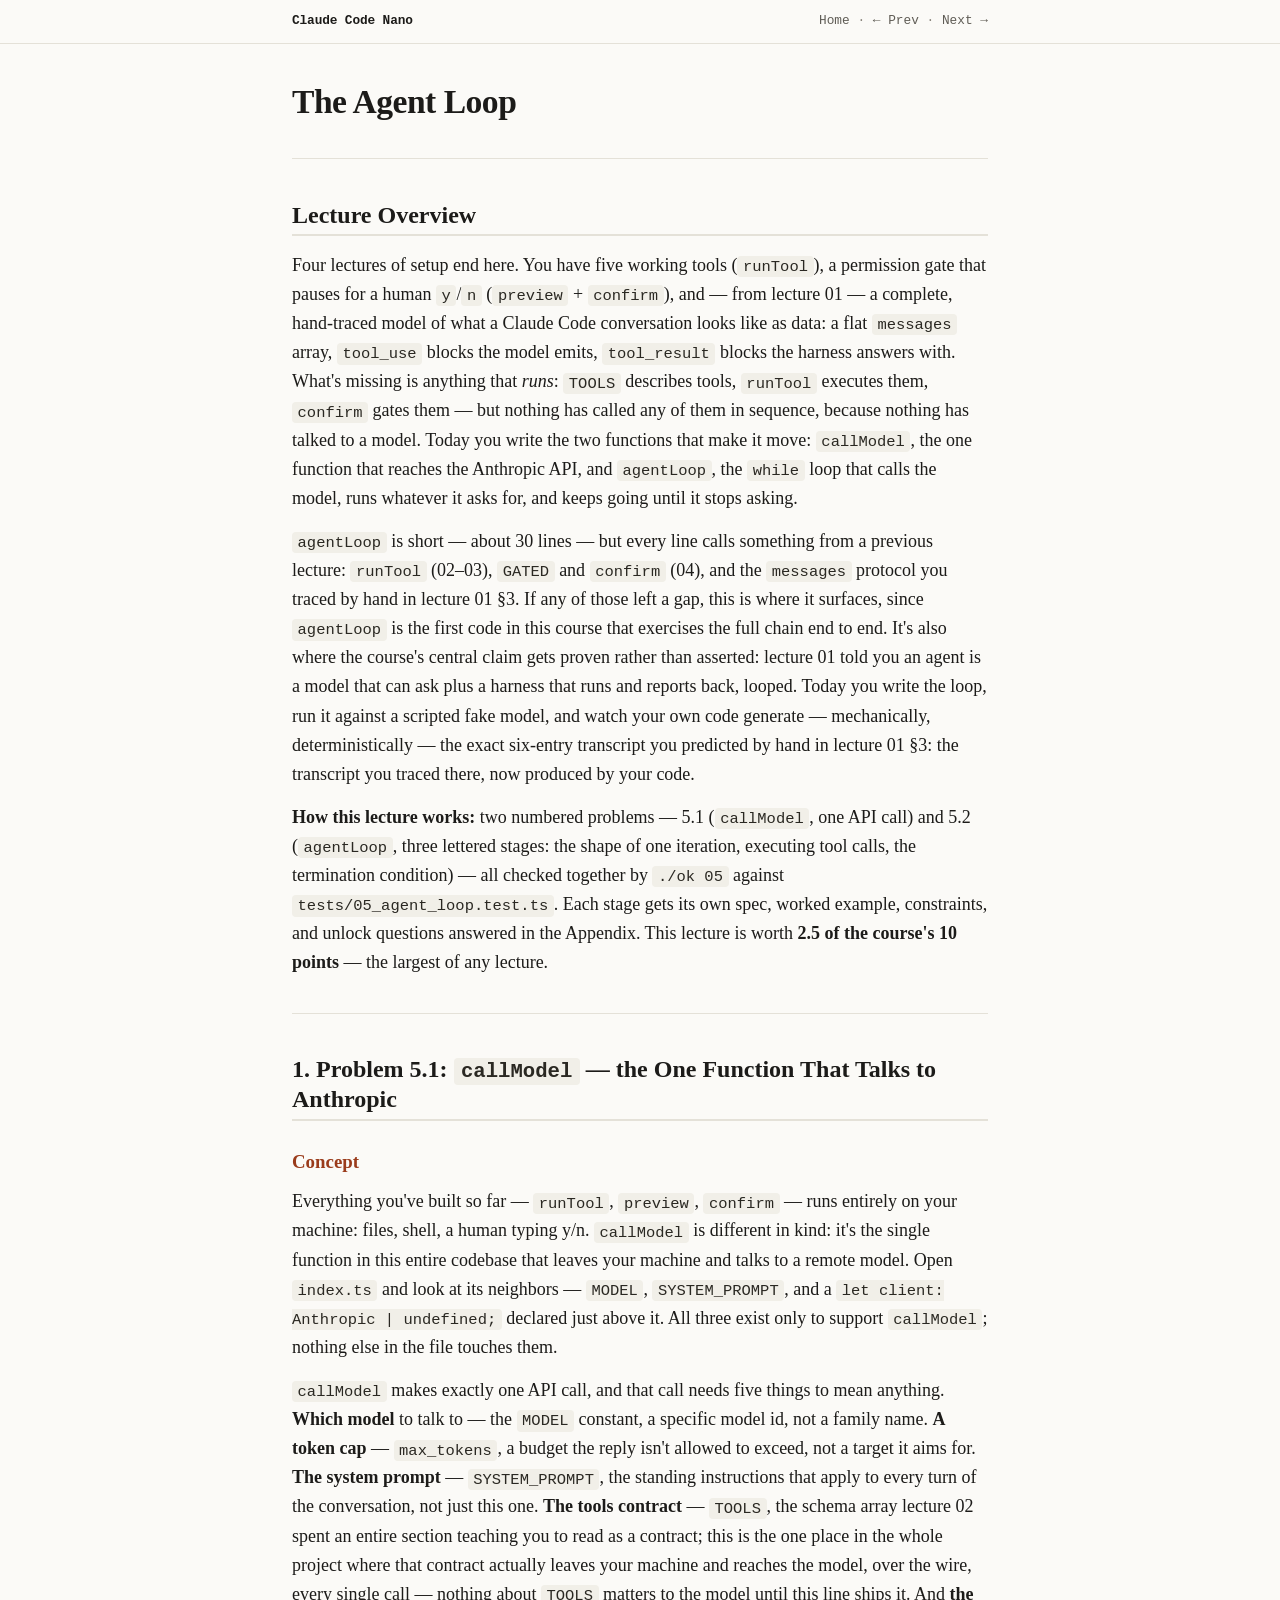
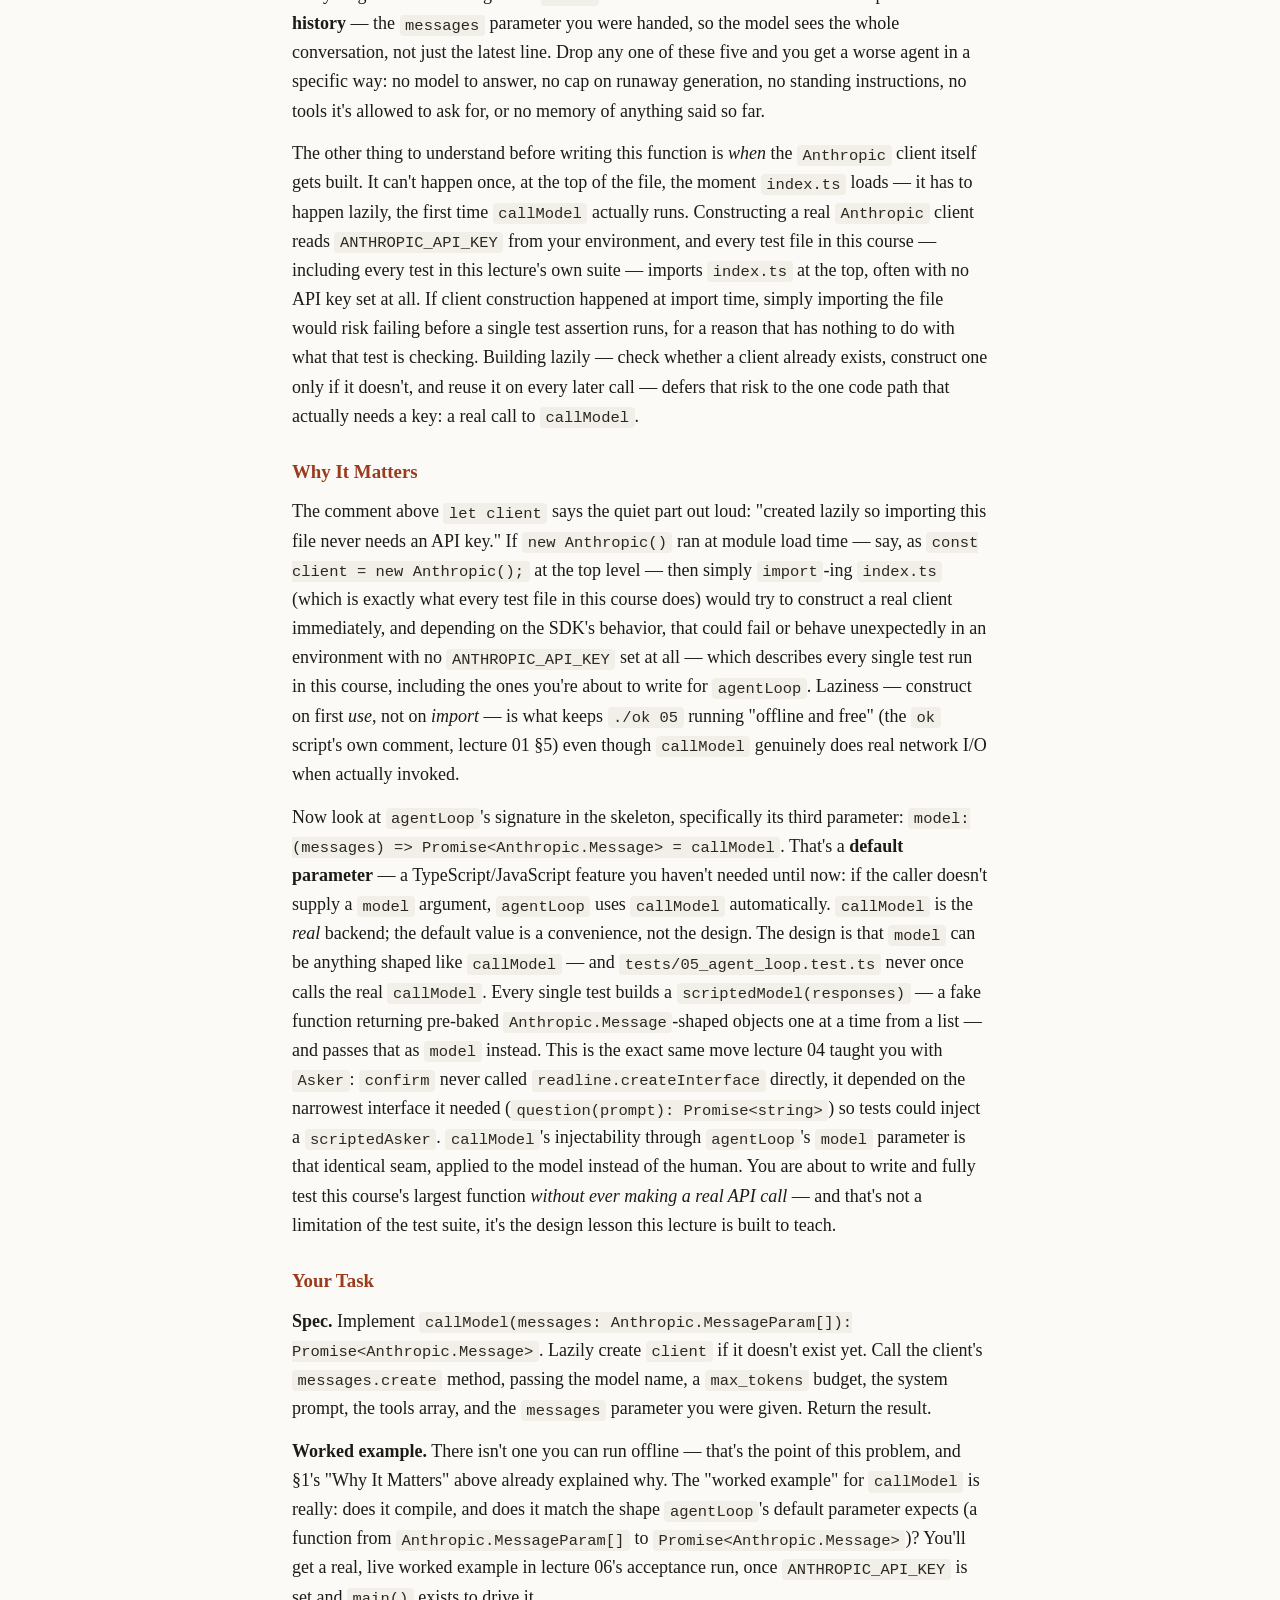
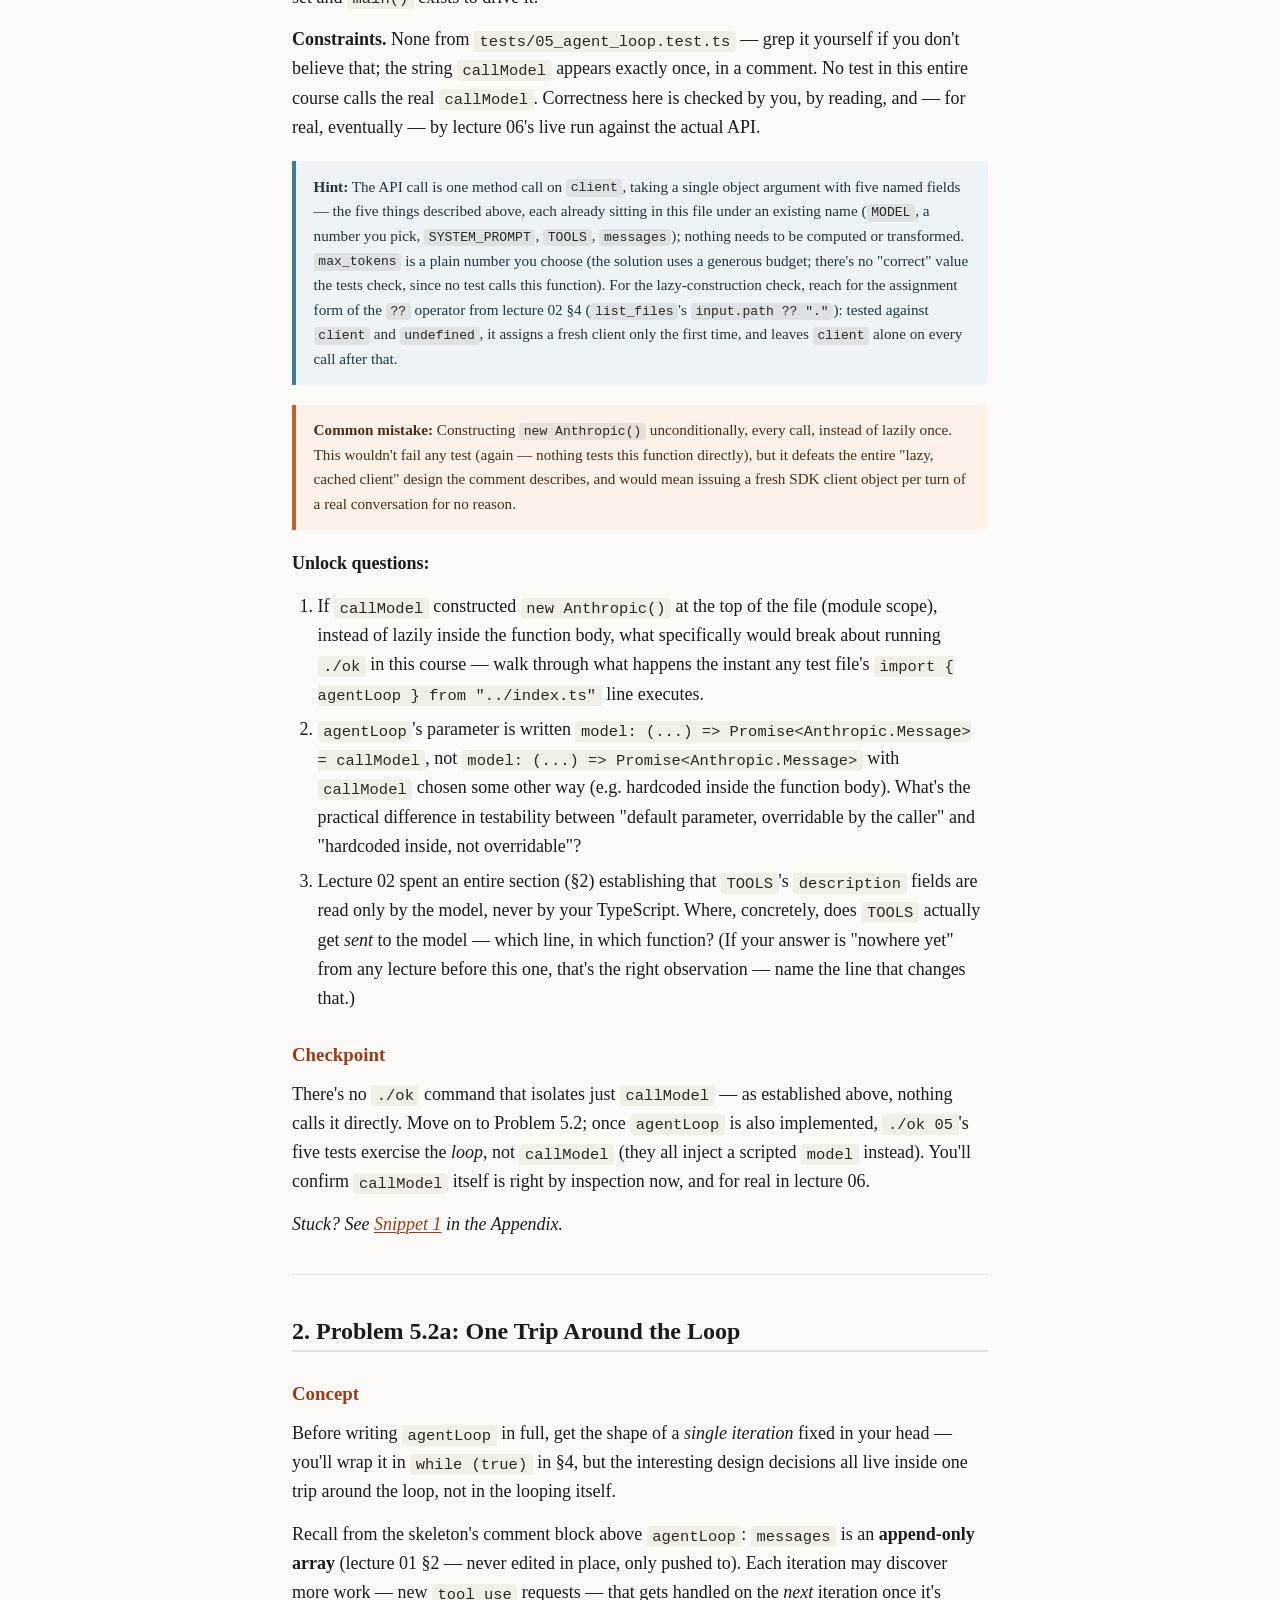
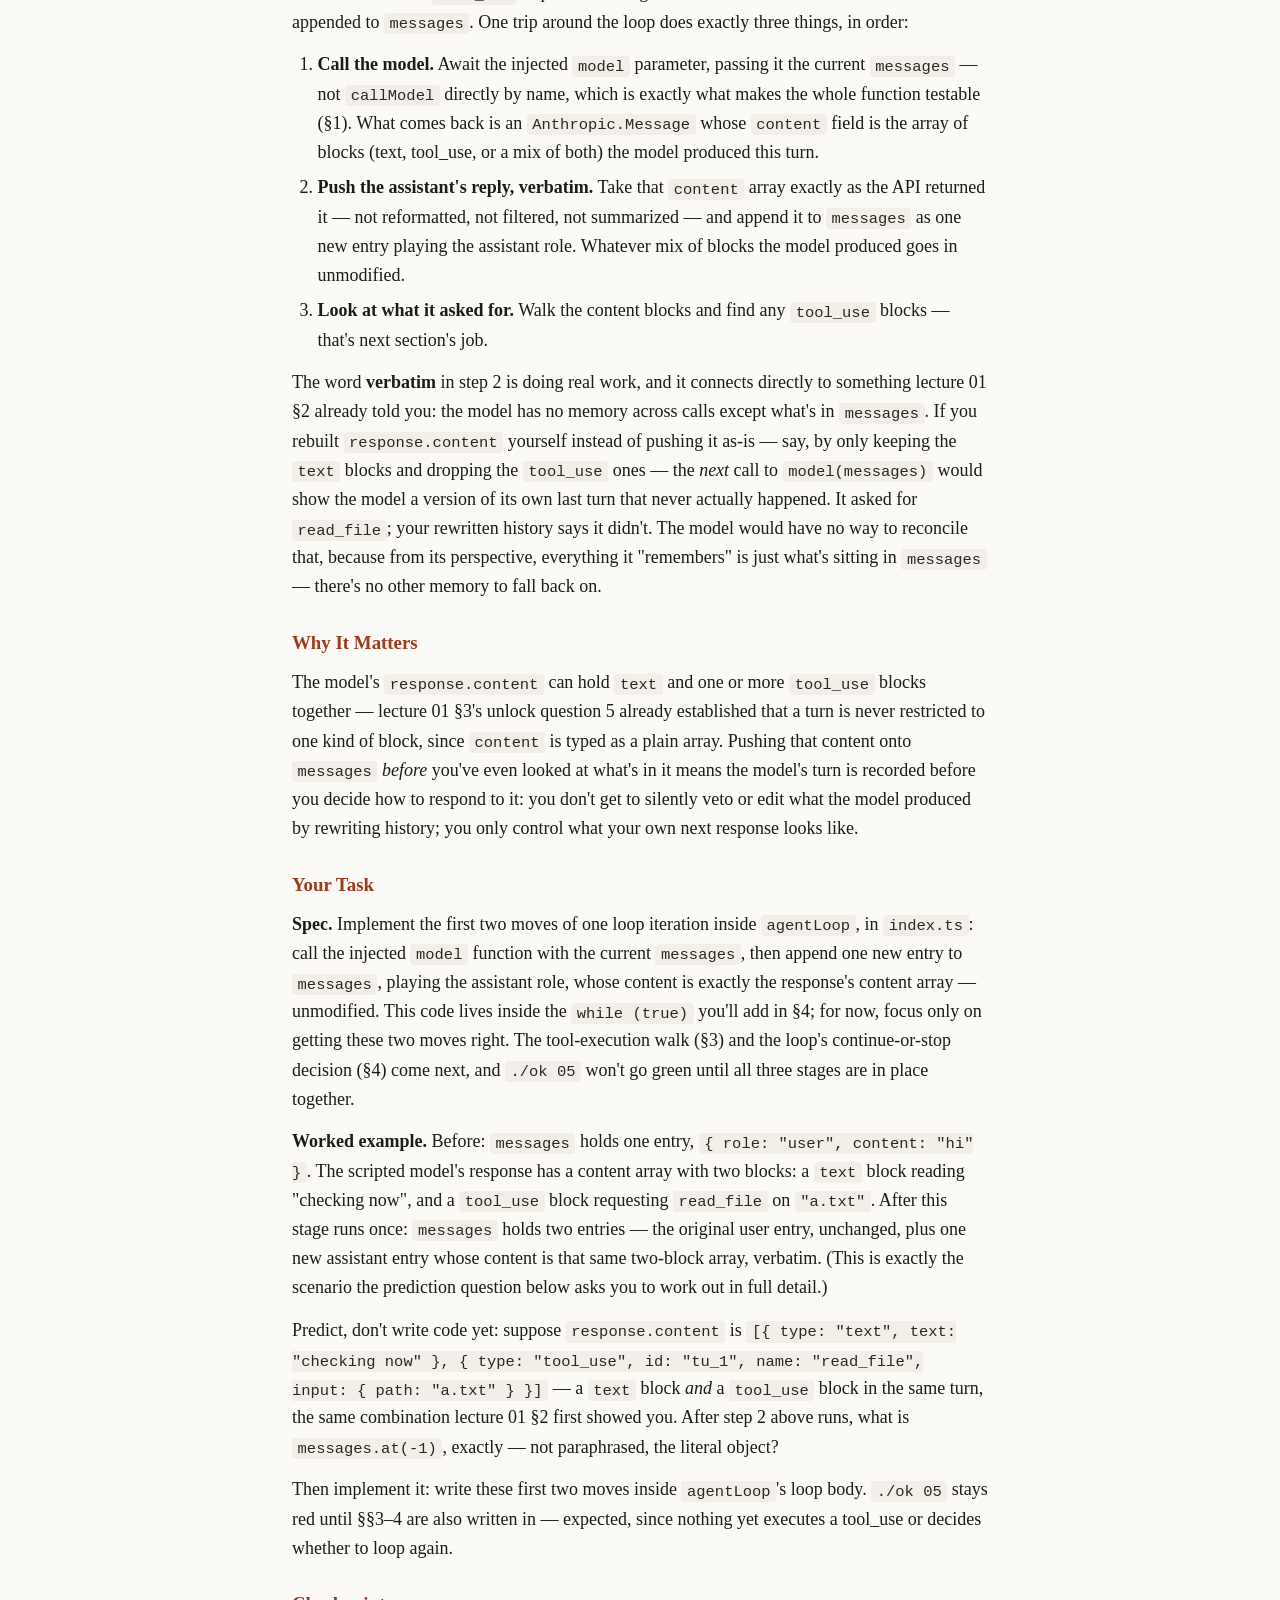
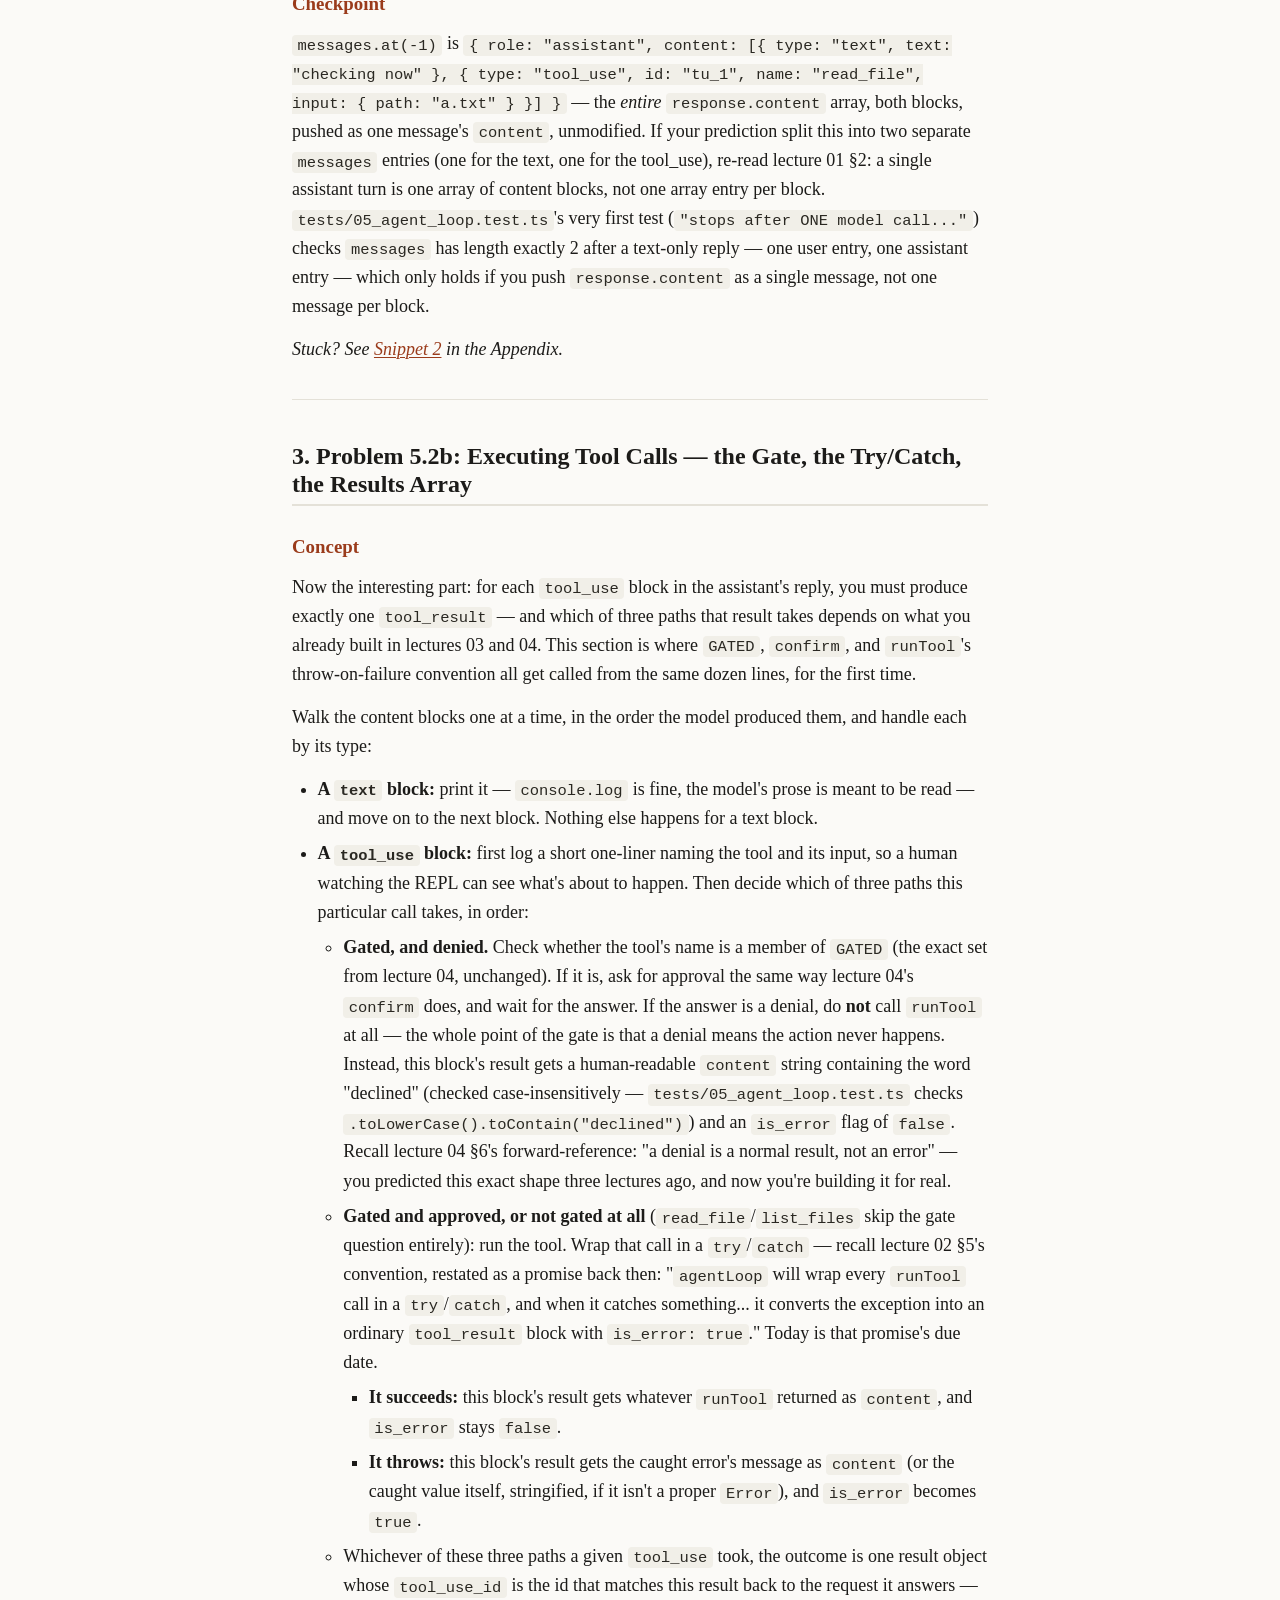
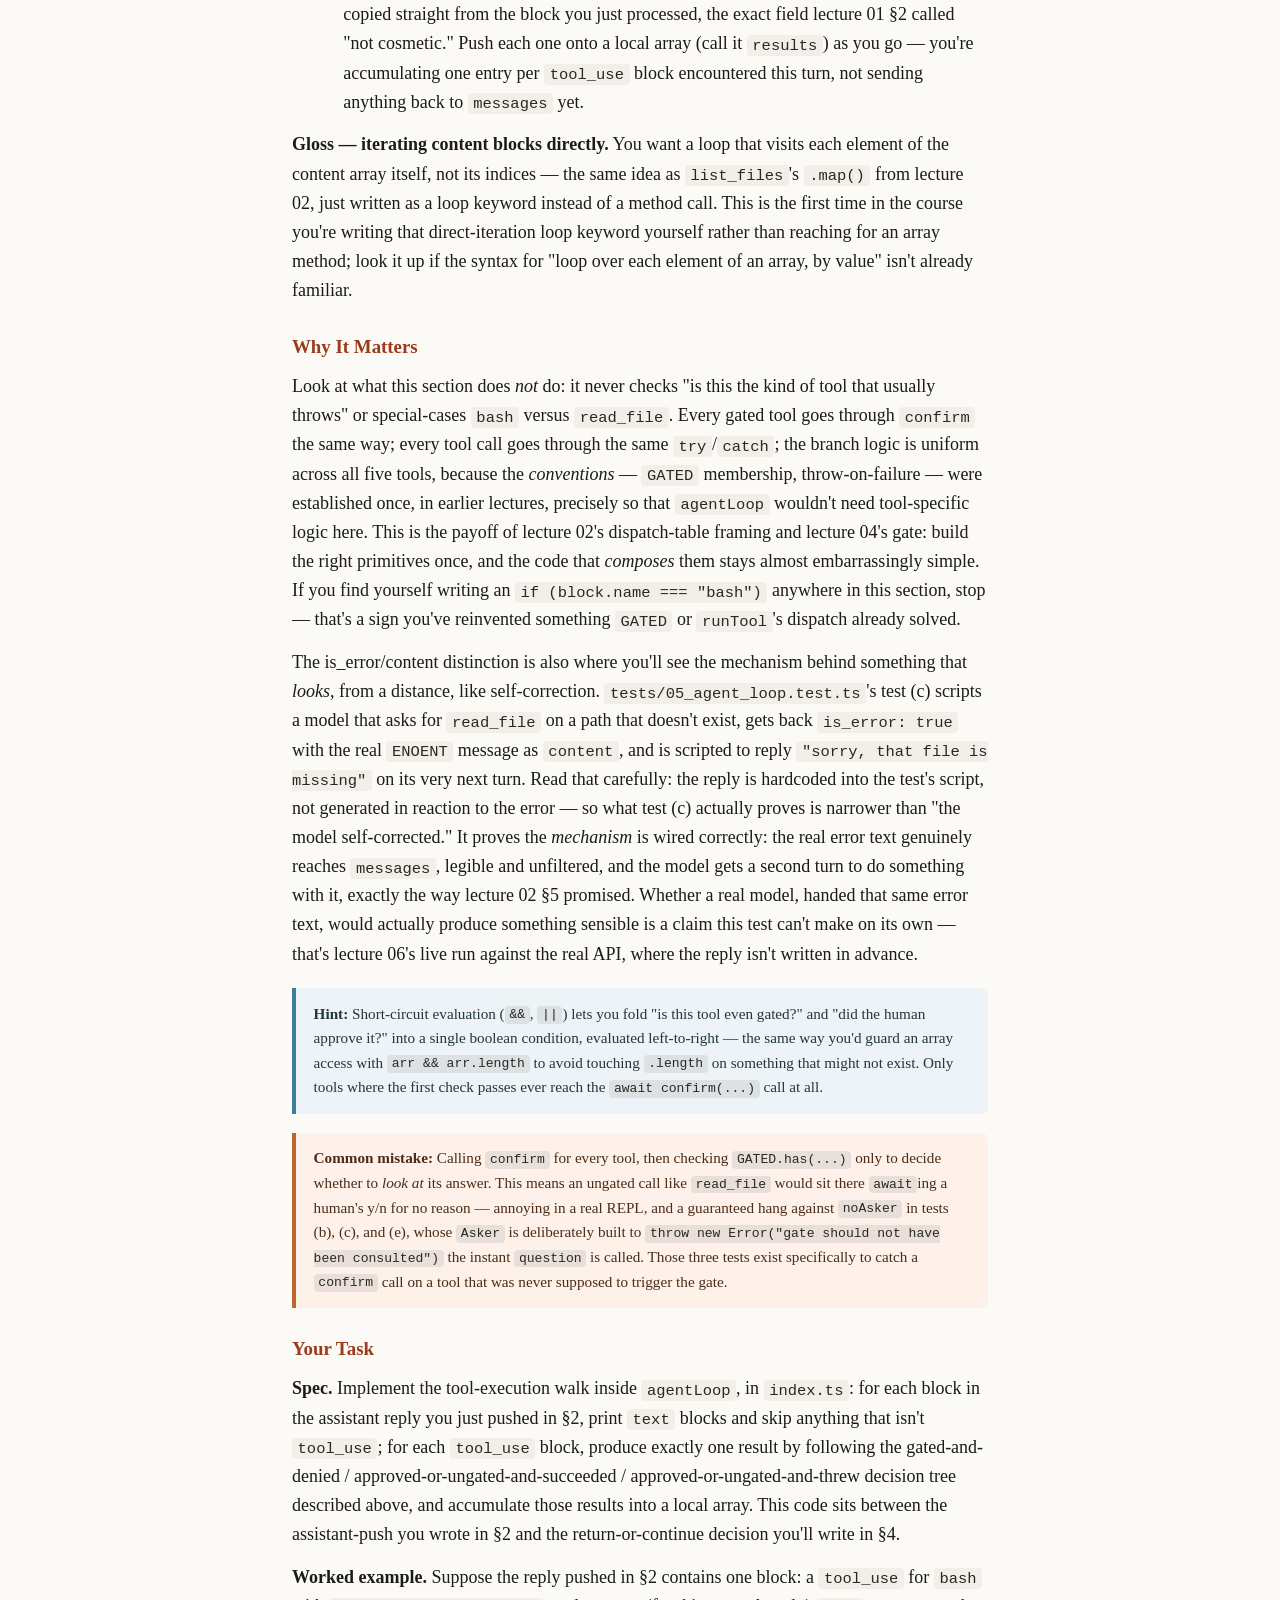
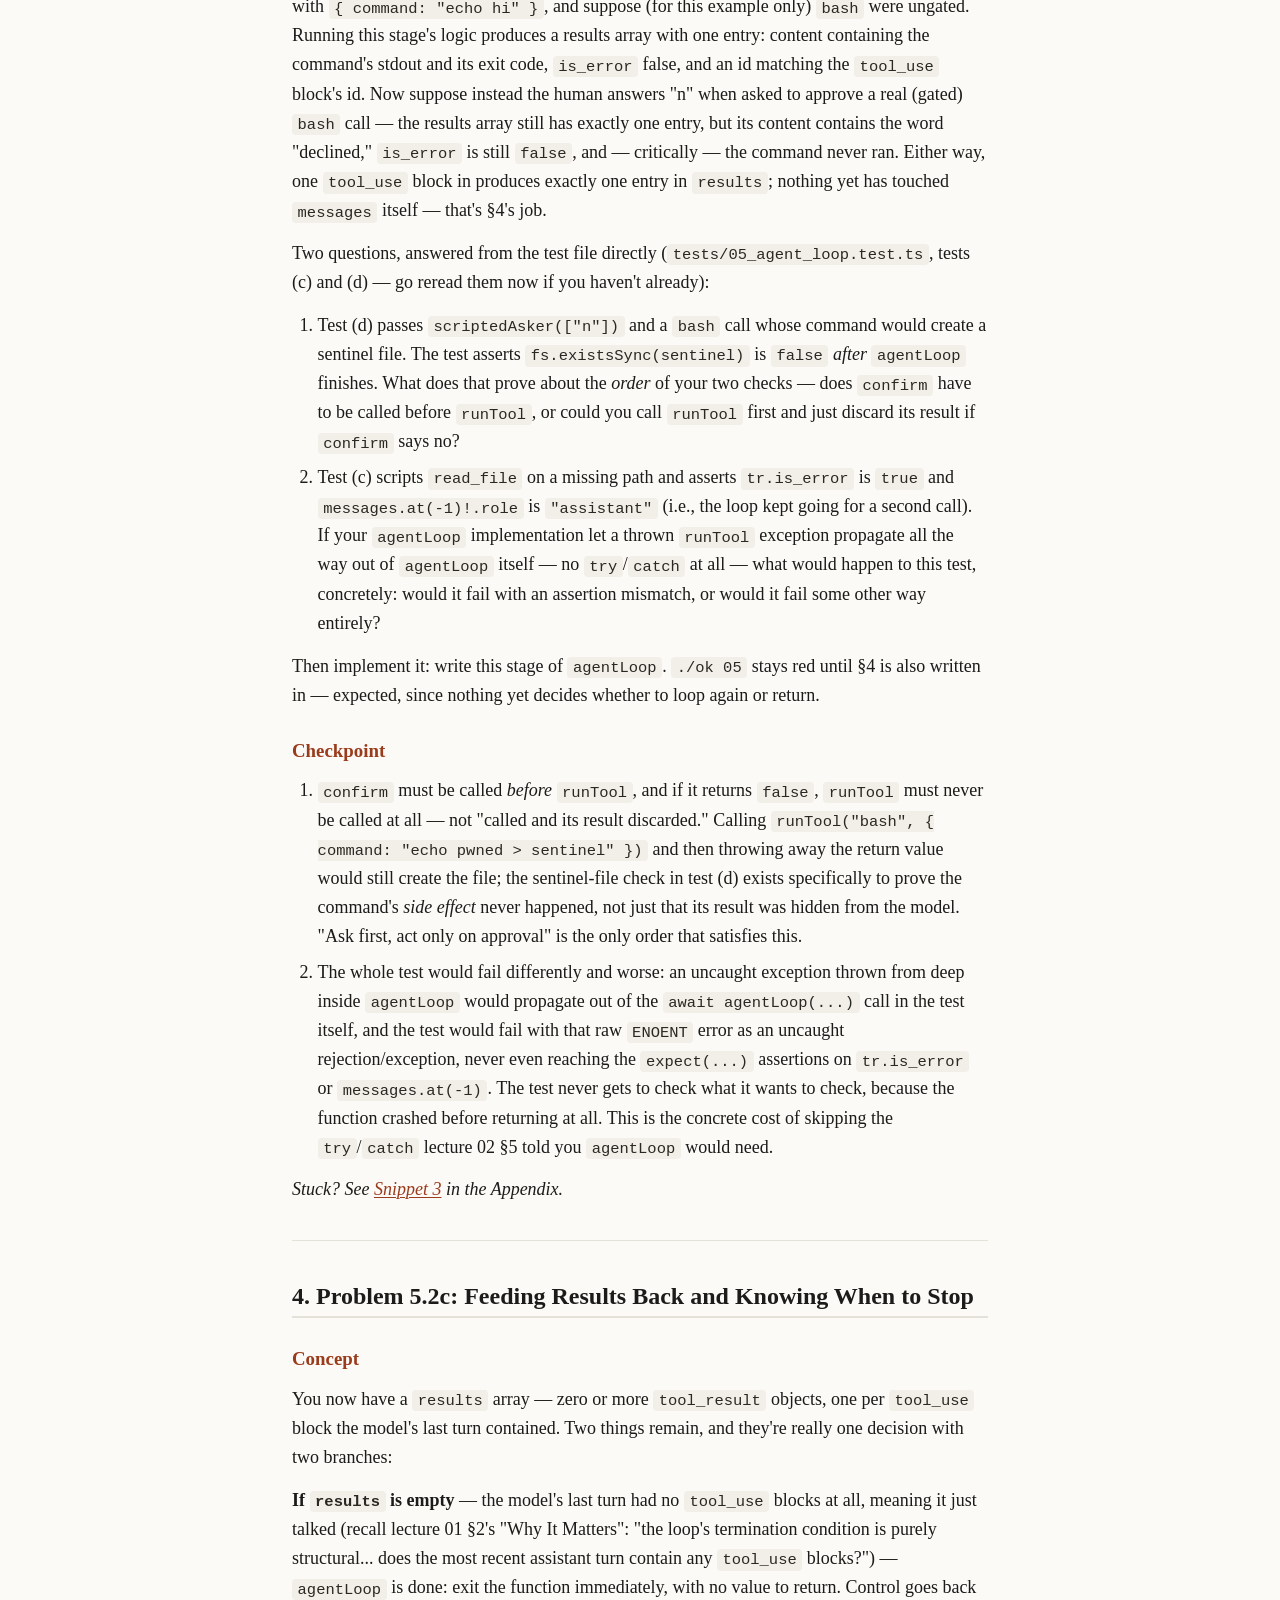
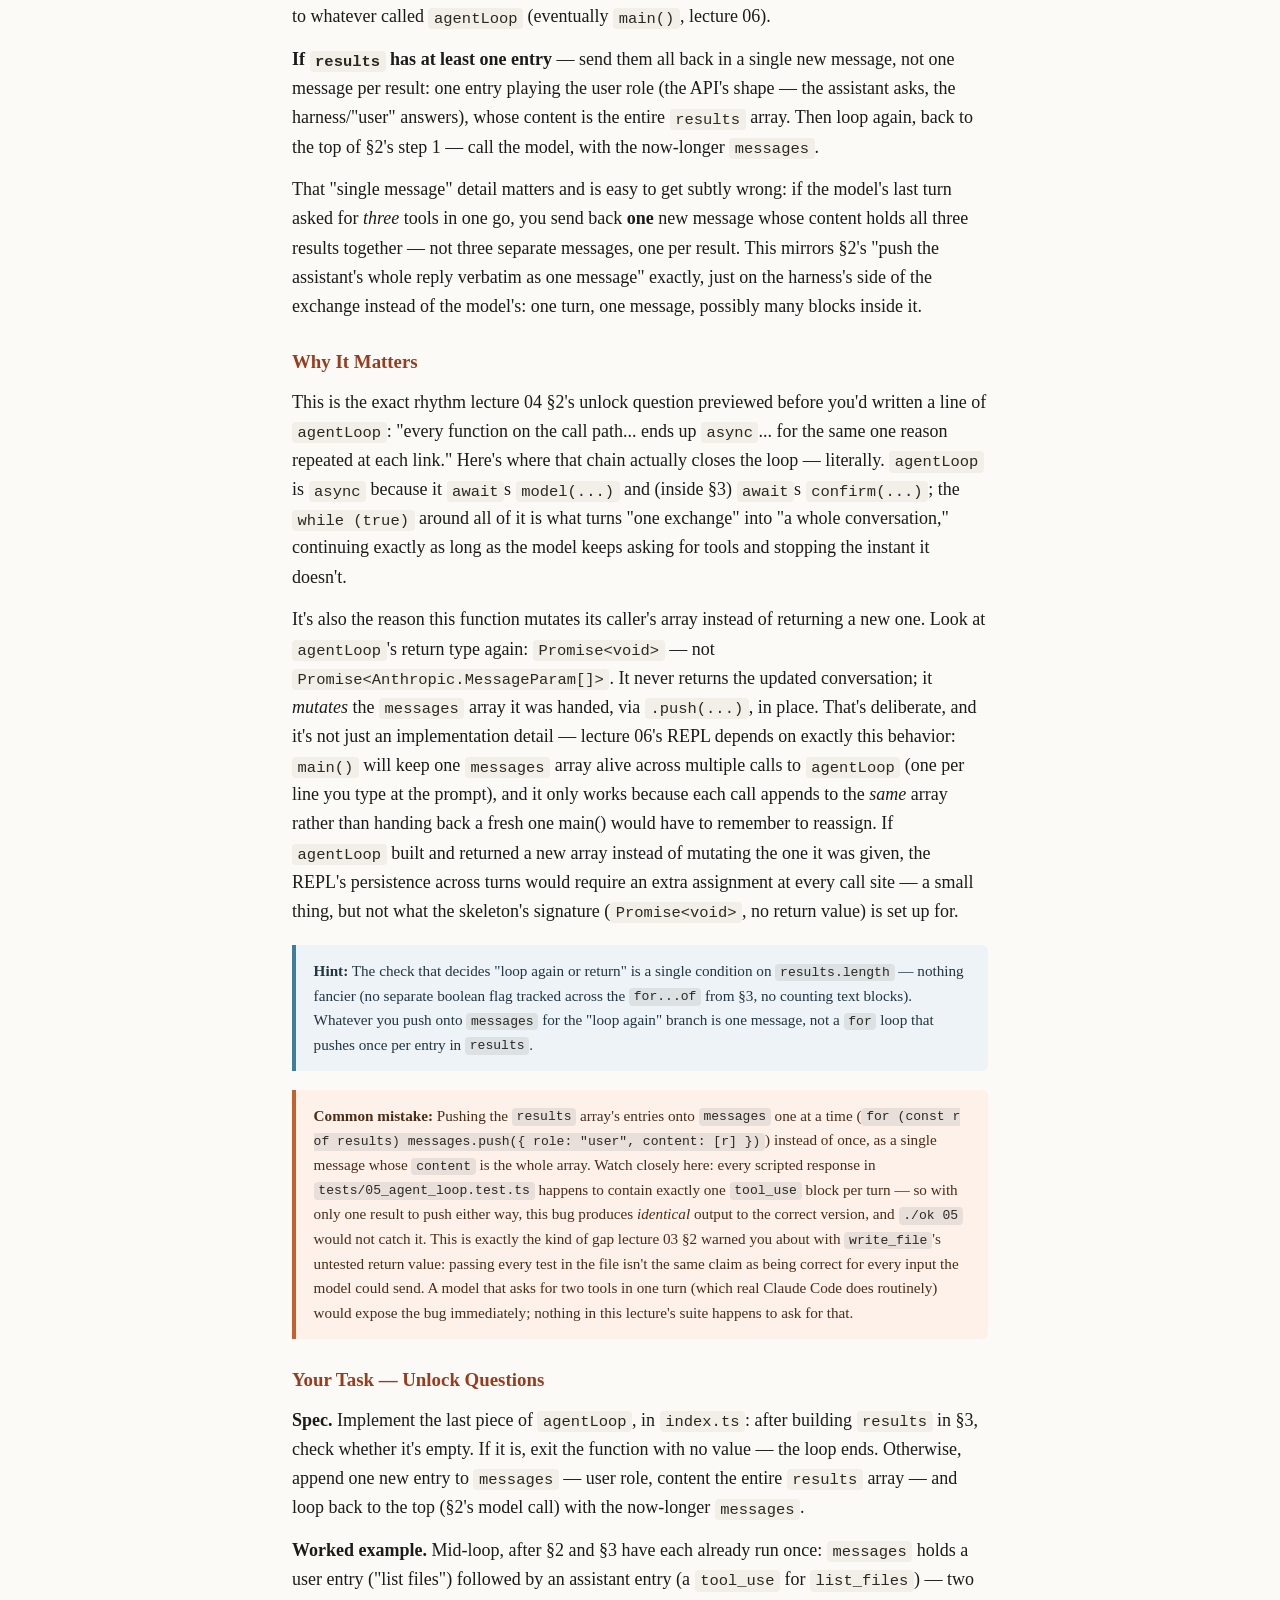
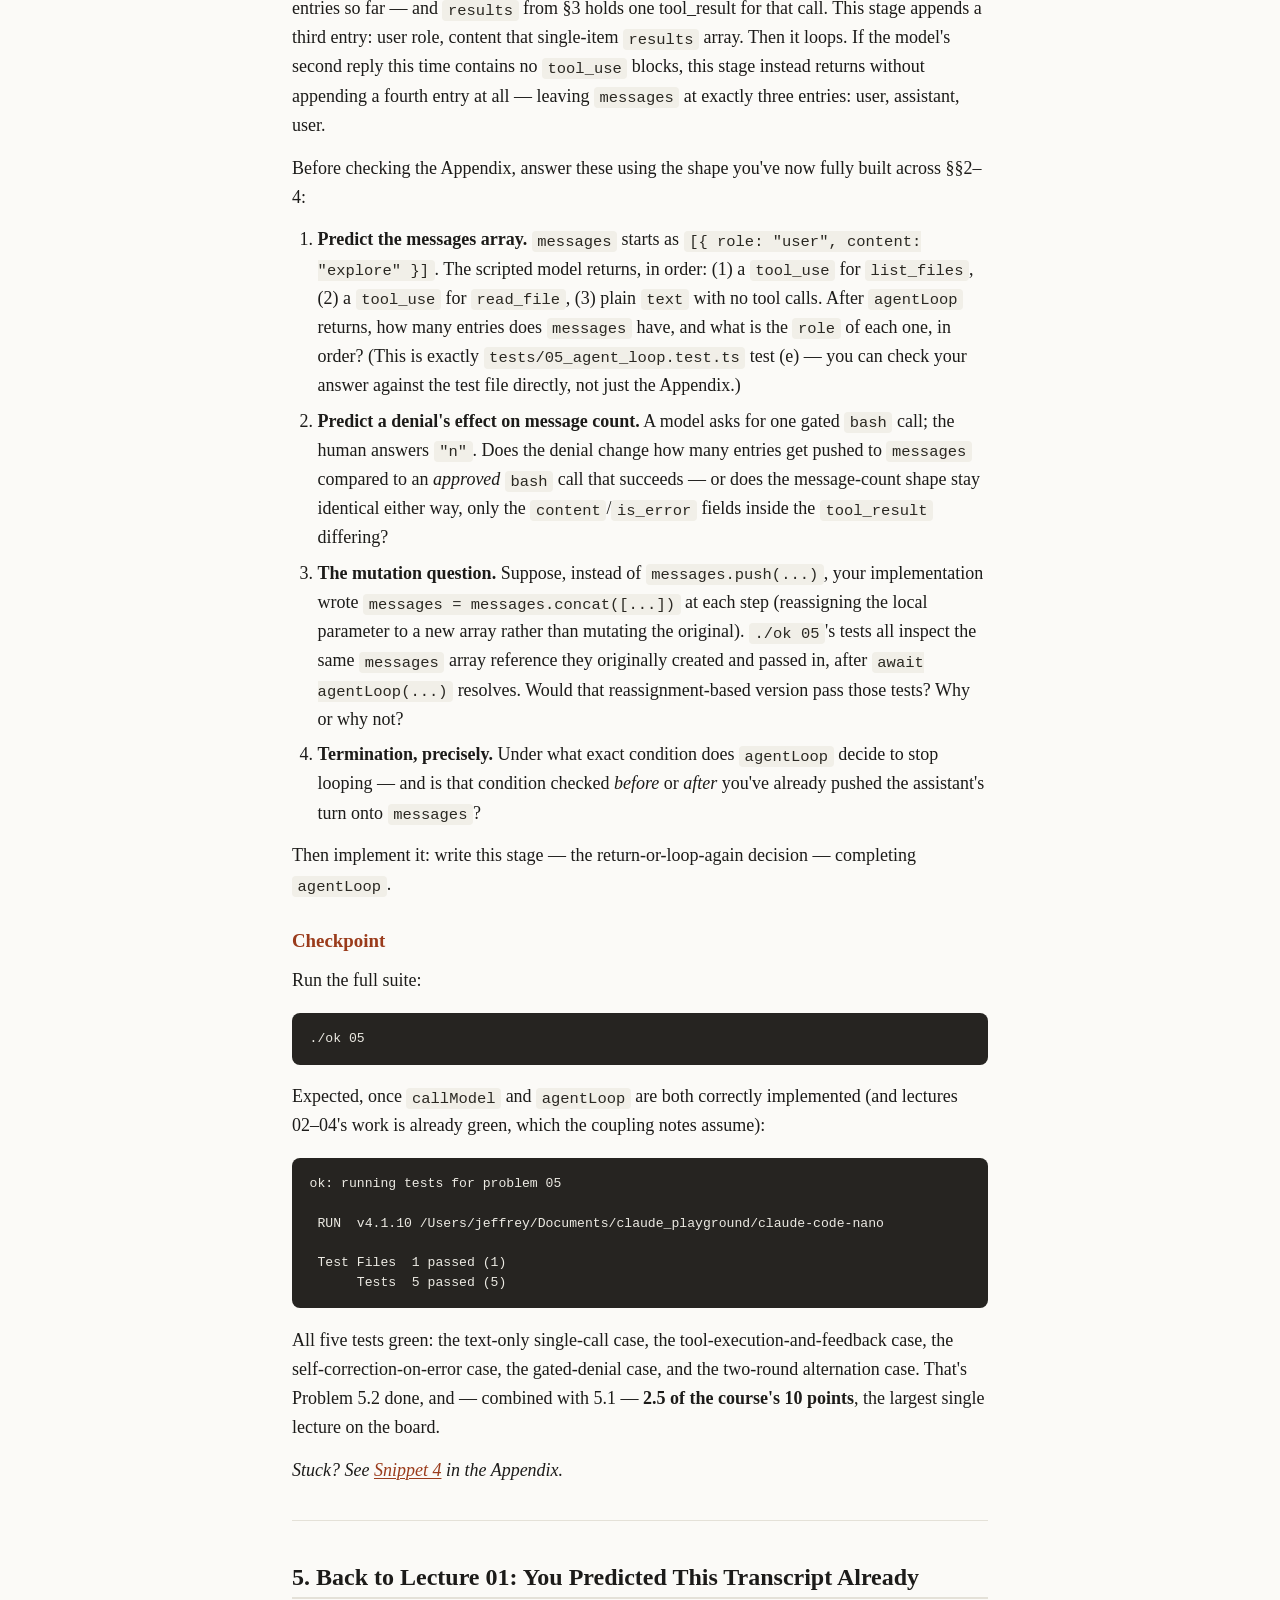
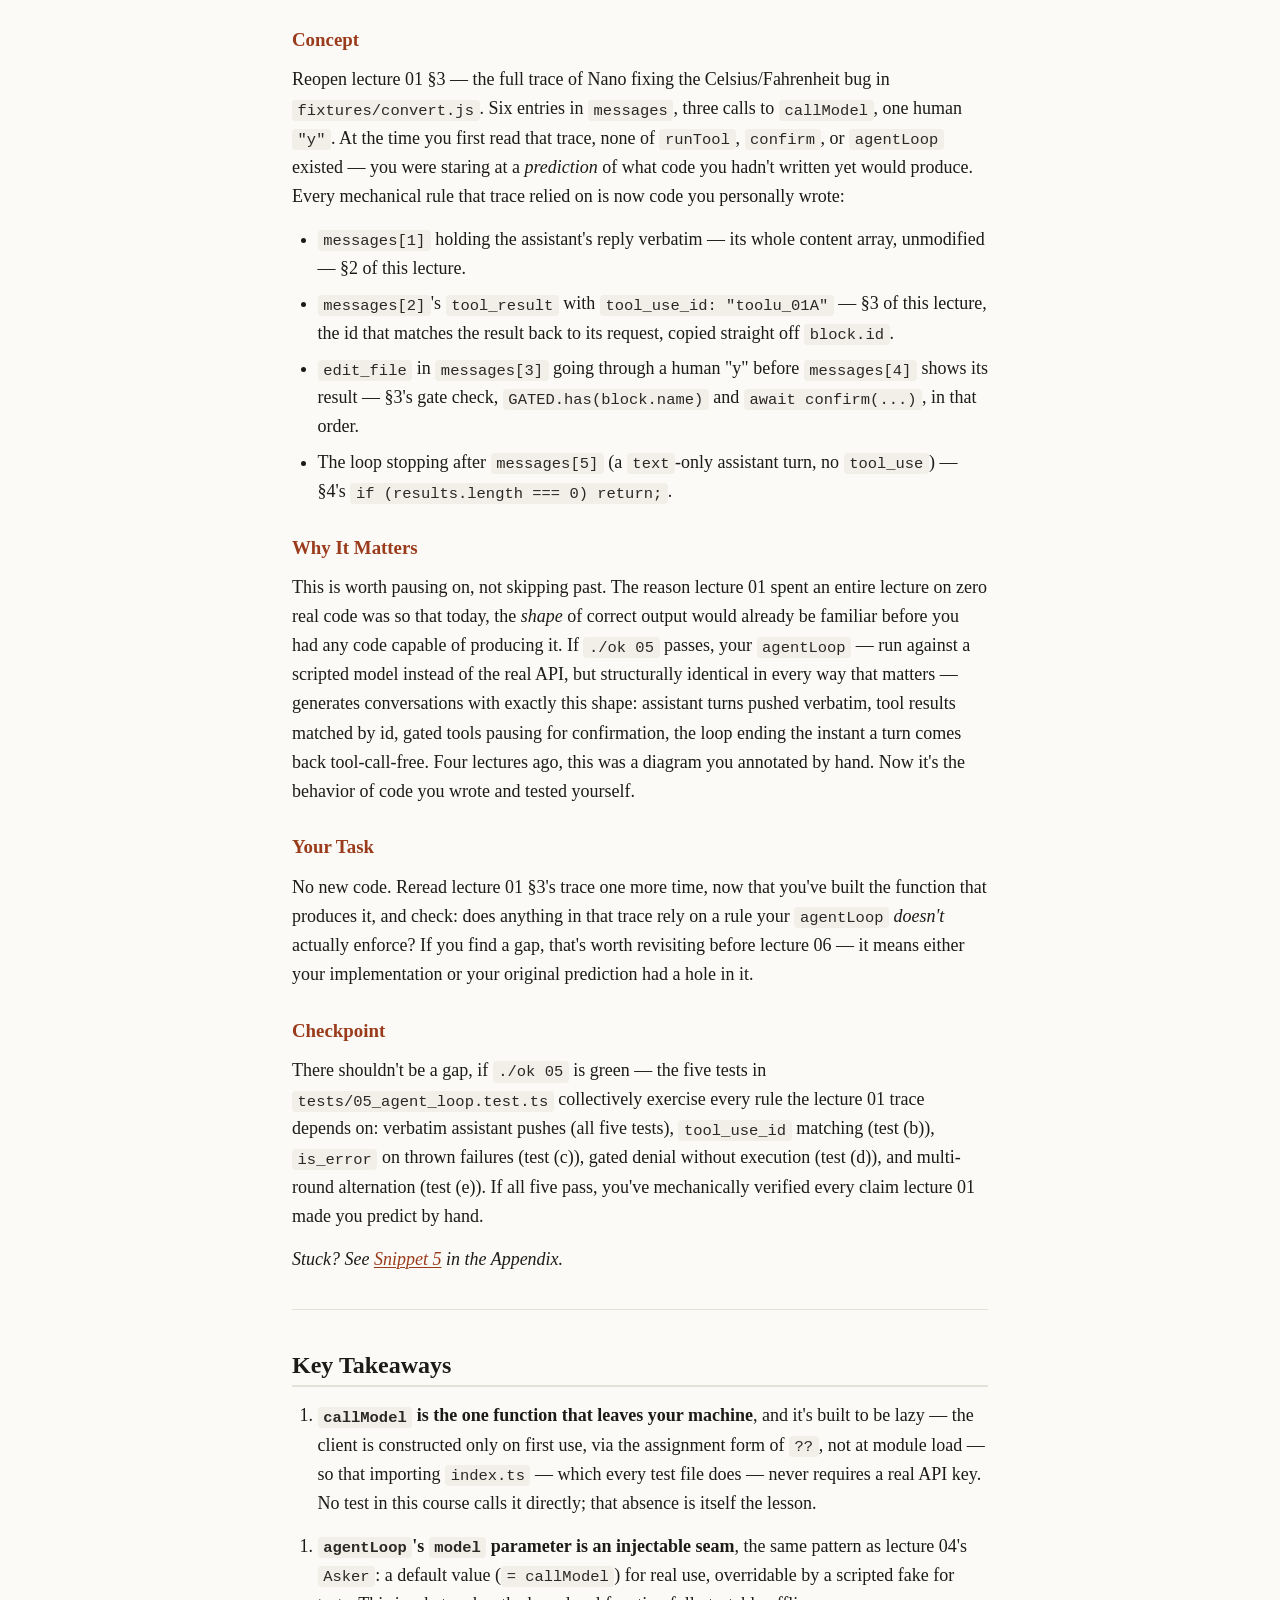
<file: claude_code_nano/05_the_agent_loop.html>
<!DOCTYPE html>
<html lang="en">
<head>
<meta charset="utf-8">
<meta name="viewport" content="width=device-width, initial-scale=1">
<title>The Agent Loop &mdash; Claude Code Nano</title>
<link rel="stylesheet" href="styles.css">
</head>
<body>
<nav class="topbar"><div class="topbar-inner"><span class="brand"><a href="index.html">Claude Code Nano</a></span><span class="crumbs"><a href="index.html">Home</a> <span class="dot">&middot;</span> <a href="04_the_permission_gate.html">&larr; Prev</a> <span class="dot">&middot;</span> <a href="06_the_repl_and_endgame.html">Next &rarr;</a></span></div></nav>
<main class="handout">
<h1 id="the-agent-loop">The Agent Loop</h1>
<hr>
<h2 id="lecture-overview">Lecture Overview</h2>
<p>Four lectures of setup end here. You have five working tools (<code>runTool</code>), a permission gate that pauses for a human <code>y</code>/<code>n</code> (<code>preview</code> + <code>confirm</code>), and — from lecture 01 — a complete, hand-traced model of what a Claude Code conversation looks like as data: a flat <code>messages</code> array, <code>tool_use</code> blocks the model emits, <code>tool_result</code> blocks the harness answers with. What's missing is anything that <em>runs</em>: <code>TOOLS</code> describes tools, <code>runTool</code> executes them, <code>confirm</code> gates them — but nothing has called any of them in sequence, because nothing has talked to a model. Today you write the two functions that make it move: <code>callModel</code>, the one function that reaches the Anthropic API, and <code>agentLoop</code>, the <code>while</code> loop that calls the model, runs whatever it asks for, and keeps going until it stops asking.</p>
<p><code>agentLoop</code> is short — about 30 lines — but every line calls something from a previous lecture: <code>runTool</code> (02–03), <code>GATED</code> and <code>confirm</code> (04), and the <code>messages</code> protocol you traced by hand in lecture 01 §3. If any of those left a gap, this is where it surfaces, since <code>agentLoop</code> is the first code in this course that exercises the full chain end to end. It's also where the course's central claim gets proven rather than asserted: lecture 01 told you an agent is a model that can ask plus a harness that runs and reports back, looped. Today you write the loop, run it against a scripted fake model, and watch your own code generate — mechanically, deterministically — the exact six-entry transcript you predicted by hand in lecture 01 §3: the transcript you traced there, now produced by your code.</p>
<p><strong>How this lecture works:</strong> two numbered problems — 5.1 (<code>callModel</code>, one API call) and 5.2 (<code>agentLoop</code>, three lettered stages: the shape of one iteration, executing tool calls, the termination condition) — all checked together by <code>./ok 05</code> against <code>tests/05_agent_loop.test.ts</code>. Each stage gets its own spec, worked example, constraints, and unlock questions answered in the Appendix. This lecture is worth <strong>2.5 of the course's 10 points</strong> — the largest of any lecture.</p>
<hr>
<h2 id="1-problem-51-callmodel--the-one-function-that-talks-to-anthropic">1. Problem 5.1: <code>callModel</code> — the One Function That Talks to Anthropic</h2>
<h3 id="concept">Concept</h3>
<p>Everything you've built so far — <code>runTool</code>, <code>preview</code>, <code>confirm</code> — runs entirely on your machine: files, shell, a human typing y/n. <code>callModel</code> is different in kind: it's the single function in this entire codebase that leaves your machine and talks to a remote model. Open <code>index.ts</code> and look at its neighbors — <code>MODEL</code>, <code>SYSTEM_PROMPT</code>, and a <code>let client: Anthropic | undefined;</code> declared just above it. All three exist only to support <code>callModel</code>; nothing else in the file touches them.</p>
<p><code>callModel</code> makes exactly one API call, and that call needs five things to mean anything. <strong>Which model</strong> to talk to — the <code>MODEL</code> constant, a specific model id, not a family name. <strong>A token cap</strong> — <code>max_tokens</code>, a budget the reply isn't allowed to exceed, not a target it aims for. <strong>The system prompt</strong> — <code>SYSTEM_PROMPT</code>, the standing instructions that apply to every turn of the conversation, not just this one. <strong>The tools contract</strong> — <code>TOOLS</code>, the schema array lecture 02 spent an entire section teaching you to read as a contract; this is the one place in the whole project where that contract actually leaves your machine and reaches the model, over the wire, every single call — nothing about <code>TOOLS</code> matters to the model until this line ships it. And <strong>the history</strong> — the <code>messages</code> parameter you were handed, so the model sees the whole conversation, not just the latest line. Drop any one of these five and you get a worse agent in a specific way: no model to answer, no cap on runaway generation, no standing instructions, no tools it's allowed to ask for, or no memory of anything said so far.</p>
<p>The other thing to understand before writing this function is <em>when</em> the <code>Anthropic</code> client itself gets built. It can't happen once, at the top of the file, the moment <code>index.ts</code> loads — it has to happen lazily, the first time <code>callModel</code> actually runs. Constructing a real <code>Anthropic</code> client reads <code>ANTHROPIC_API_KEY</code> from your environment, and every test file in this course — including every test in this lecture's own suite — imports <code>index.ts</code> at the top, often with no API key set at all. If client construction happened at import time, simply importing the file would risk failing before a single test assertion runs, for a reason that has nothing to do with what that test is checking. Building lazily — check whether a client already exists, construct one only if it doesn't, and reuse it on every later call — defers that risk to the one code path that actually needs a key: a real call to <code>callModel</code>.</p>
<h3 id="why-it-matters">Why It Matters</h3>
<p>The comment above <code>let client</code> says the quiet part out loud: "created lazily so importing this file never needs an API key." If <code>new Anthropic()</code> ran at module load time — say, as <code>const client = new Anthropic();</code> at the top level — then simply <code>import</code>-ing <code>index.ts</code> (which is exactly what every test file in this course does) would try to construct a real client immediately, and depending on the SDK's behavior, that could fail or behave unexpectedly in an environment with no <code>ANTHROPIC_API_KEY</code> set at all — which describes every single test run in this course, including the ones you're about to write for <code>agentLoop</code>. Laziness — construct on first <em>use</em>, not on <em>import</em> — is what keeps <code>./ok 05</code> running "offline and free" (the <code>ok</code> script's own comment, lecture 01 §5) even though <code>callModel</code> genuinely does real network I/O when actually invoked.</p>
<p>Now look at <code>agentLoop</code>'s signature in the skeleton, specifically its third parameter: <code>model: (messages) =&gt; Promise&lt;Anthropic.Message&gt; = callModel</code>. That's a <strong>default parameter</strong> — a TypeScript/JavaScript feature you haven't needed until now: if the caller doesn't supply a <code>model</code> argument, <code>agentLoop</code> uses <code>callModel</code> automatically. <code>callModel</code> is the <em>real</em> backend; the default value is a convenience, not the design. The design is that <code>model</code> can be anything shaped like <code>callModel</code> — and <code>tests/05_agent_loop.test.ts</code> never once calls the real <code>callModel</code>. Every single test builds a <code>scriptedModel(responses)</code> — a fake function returning pre-baked <code>Anthropic.Message</code>-shaped objects one at a time from a list — and passes that as <code>model</code> instead. This is the exact same move lecture 04 taught you with <code>Asker</code>: <code>confirm</code> never called <code>readline.createInterface</code> directly, it depended on the narrowest interface it needed (<code>question(prompt): Promise&lt;string&gt;</code>) so tests could inject a <code>scriptedAsker</code>. <code>callModel</code>'s injectability through <code>agentLoop</code>'s <code>model</code> parameter is that identical seam, applied to the model instead of the human. You are about to write and fully test this course's largest function <em>without ever making a real API call</em> — and that's not a limitation of the test suite, it's the design lesson this lecture is built to teach.</p>
<h3 id="your-task">Your Task</h3>
<p><strong>Spec.</strong> Implement <code>callModel(messages: Anthropic.MessageParam[]): Promise&lt;Anthropic.Message&gt;</code>. Lazily create <code>client</code> if it doesn't exist yet. Call the client's <code>messages.create</code> method, passing the model name, a <code>max_tokens</code> budget, the system prompt, the tools array, and the <code>messages</code> parameter you were given. Return the result.</p>
<p><strong>Worked example.</strong> There isn't one you can run offline — that's the point of this problem, and §1's "Why It Matters" above already explained why. The "worked example" for <code>callModel</code> is really: does it compile, and does it match the shape <code>agentLoop</code>'s default parameter expects (a function from <code>Anthropic.MessageParam[]</code> to <code>Promise&lt;Anthropic.Message&gt;</code>)? You'll get a real, live worked example in lecture 06's acceptance run, once <code>ANTHROPIC_API_KEY</code> is set and <code>main()</code> exists to drive it.</p>
<p><strong>Constraints.</strong> None from <code>tests/05_agent_loop.test.ts</code> — grep it yourself if you don't believe that; the string <code>callModel</code> appears exactly once, in a comment. No test in this entire course calls the real <code>callModel</code>. Correctness here is checked by you, by reading, and — for real, eventually — by lecture 06's live run against the actual API.</p>
<blockquote class="callout hint"><strong>Hint:</strong> The API call is one method call on <code>client</code>, taking a single object argument with five named fields — the five things described above, each already sitting in this file under an existing name (<code>MODEL</code>, a number you pick, <code>SYSTEM_PROMPT</code>, <code>TOOLS</code>, <code>messages</code>); nothing needs to be computed or transformed. <code>max_tokens</code> is a plain number you choose (the solution uses a generous budget; there's no "correct" value the tests check, since no test calls this function). For the lazy-construction check, reach for the assignment form of the <code>??</code> operator from lecture 02 §4 (<code>list_files</code>'s <code>input.path ?? &quot;.&quot;</code>): tested against <code>client</code> and <code>undefined</code>, it assigns a fresh client only the first time, and leaves <code>client</code> alone on every call after that.</blockquote>
<blockquote class="callout warn"><strong>Common mistake:</strong> Constructing <code>new Anthropic()</code> unconditionally, every call, instead of lazily once. This wouldn't fail any test (again — nothing tests this function directly), but it defeats the entire "lazy, cached client" design the comment describes, and would mean issuing a fresh SDK client object per turn of a real conversation for no reason.</blockquote>
<p><strong>Unlock questions:</strong></p>
<ol><li>If <code>callModel</code> constructed <code>new Anthropic()</code> at the top of the file (module scope), instead of lazily inside the function body, what specifically would break about running <code>./ok</code> in this course — walk through what happens the instant any test file's <code>import { agentLoop } from &quot;../index.ts&quot;</code> line executes.</li><li><code>agentLoop</code>'s parameter is written <code>model: (...) =&gt; Promise&lt;Anthropic.Message&gt; = callModel</code>, not <code>model: (...) =&gt; Promise&lt;Anthropic.Message&gt;</code> with <code>callModel</code> chosen some other way (e.g. hardcoded inside the function body). What's the practical difference in testability between "default parameter, overridable by the caller" and "hardcoded inside, not overridable"?</li><li>Lecture 02 spent an entire section (§2) establishing that <code>TOOLS</code>'s <code>description</code> fields are read only by the model, never by your TypeScript. Where, concretely, does <code>TOOLS</code> actually get <em>sent</em> to the model — which line, in which function? (If your answer is "nowhere yet" from any lecture before this one, that's the right observation — name the line that changes that.)</li></ol>
<h3 id="checkpoint">Checkpoint</h3>
<p>There's no <code>./ok</code> command that isolates just <code>callModel</code> — as established above, nothing calls it directly. Move on to Problem 5.2; once <code>agentLoop</code> is also implemented, <code>./ok 05</code>'s five tests exercise the <em>loop</em>, not <code>callModel</code> (they all inject a scripted <code>model</code> instead). You'll confirm <code>callModel</code> itself is right by inspection now, and for real in lecture 06.</p>
<p><em>Stuck? See <a href="#snippet-1-callmodel">Snippet 1</a> in the Appendix.</em></p>
<hr>
<h2 id="2-problem-52a-one-trip-around-the-loop">2. Problem 5.2a: One Trip Around the Loop</h2>
<h3 id="concept-1">Concept</h3>
<p>Before writing <code>agentLoop</code> in full, get the shape of a <em>single iteration</em> fixed in your head — you'll wrap it in <code>while (true)</code> in §4, but the interesting design decisions all live inside one trip around the loop, not in the looping itself.</p>
<p>Recall from the skeleton's comment block above <code>agentLoop</code>: <code>messages</code> is an <strong>append-only array</strong> (lecture 01 §2 — never edited in place, only pushed to). Each iteration may discover more work — new <code>tool_use</code> requests — that gets handled on the <em>next</em> iteration once it's appended to <code>messages</code>. One trip around the loop does exactly three things, in order:</p>
<ol><li><strong>Call the model.</strong> Await the injected <code>model</code> parameter, passing it the current <code>messages</code> — not <code>callModel</code> directly by name, which is exactly what makes the whole function testable (§1). What comes back is an <code>Anthropic.Message</code> whose <code>content</code> field is the array of blocks (text, tool_use, or a mix of both) the model produced this turn.</li><li><strong>Push the assistant's reply, verbatim.</strong> Take that <code>content</code> array exactly as the API returned it — not reformatted, not filtered, not summarized — and append it to <code>messages</code> as one new entry playing the assistant role. Whatever mix of blocks the model produced goes in unmodified.</li><li><strong>Look at what it asked for.</strong> Walk the content blocks and find any <code>tool_use</code> blocks — that's next section's job.</li></ol>
<p>The word <strong>verbatim</strong> in step 2 is doing real work, and it connects directly to something lecture 01 §2 already told you: the model has no memory across calls except what's in <code>messages</code>. If you rebuilt <code>response.content</code> yourself instead of pushing it as-is — say, by only keeping the <code>text</code> blocks and dropping the <code>tool_use</code> ones — the <em>next</em> call to <code>model(messages)</code> would show the model a version of its own last turn that never actually happened. It asked for <code>read_file</code>; your rewritten history says it didn't. The model would have no way to reconcile that, because from its perspective, everything it "remembers" is just what's sitting in <code>messages</code> — there's no other memory to fall back on.</p>
<h3 id="why-it-matters-1">Why It Matters</h3>
<p>The model's <code>response.content</code> can hold <code>text</code> and one or more <code>tool_use</code> blocks together — lecture 01 §3's unlock question 5 already established that a turn is never restricted to one kind of block, since <code>content</code> is typed as a plain array. Pushing that content onto <code>messages</code> <em>before</em> you've even looked at what's in it means the model's turn is recorded before you decide how to respond to it: you don't get to silently veto or edit what the model produced by rewriting history; you only control what your own next response looks like.</p>
<h3 id="your-task-1">Your Task</h3>
<p><strong>Spec.</strong> Implement the first two moves of one loop iteration inside <code>agentLoop</code>, in <code>index.ts</code>: call the injected <code>model</code> function with the current <code>messages</code>, then append one new entry to <code>messages</code>, playing the assistant role, whose content is exactly the response's content array — unmodified. This code lives inside the <code>while (true)</code> you'll add in §4; for now, focus only on getting these two moves right. The tool-execution walk (§3) and the loop's continue-or-stop decision (§4) come next, and <code>./ok 05</code> won't go green until all three stages are in place together.</p>
<p><strong>Worked example.</strong> Before: <code>messages</code> holds one entry, <code>{ role: &quot;user&quot;, content: &quot;hi&quot; }</code>. The scripted model's response has a content array with two blocks: a <code>text</code> block reading "checking now", and a <code>tool_use</code> block requesting <code>read_file</code> on <code>&quot;a.txt&quot;</code>. After this stage runs once: <code>messages</code> holds two entries — the original user entry, unchanged, plus one new assistant entry whose content is that same two-block array, verbatim. (This is exactly the scenario the prediction question below asks you to work out in full detail.)</p>
<p>Predict, don't write code yet: suppose <code>response.content</code> is <code>[{ type: &quot;text&quot;, text: &quot;checking now&quot; }, { type: &quot;tool_use&quot;, id: &quot;tu_1&quot;, name: &quot;read_file&quot;, input: { path: &quot;a.txt&quot; } }]</code> — a <code>text</code> block <em>and</em> a <code>tool_use</code> block in the same turn, the same combination lecture 01 §2 first showed you. After step 2 above runs, what is <code>messages.at(-1)</code>, exactly — not paraphrased, the literal object?</p>
<p>Then implement it: write these first two moves inside <code>agentLoop</code>'s loop body. <code>./ok 05</code> stays red until §§3–4 are also written in — expected, since nothing yet executes a tool_use or decides whether to loop again.</p>
<h3 id="checkpoint-1">Checkpoint</h3>
<p><code>messages.at(-1)</code> is <code>{ role: &quot;assistant&quot;, content: [{ type: &quot;text&quot;, text: &quot;checking now&quot; }, { type: &quot;tool_use&quot;, id: &quot;tu_1&quot;, name: &quot;read_file&quot;, input: { path: &quot;a.txt&quot; } }] }</code> — the <em>entire</em> <code>response.content</code> array, both blocks, pushed as one message's <code>content</code>, unmodified. If your prediction split this into two separate <code>messages</code> entries (one for the text, one for the tool_use), re-read lecture 01 §2: a single assistant turn is one array of content blocks, not one array entry per block. <code>tests/05_agent_loop.test.ts</code>'s very first test (<code>&quot;stops after ONE model call...&quot;</code>) checks <code>messages</code> has length exactly 2 after a text-only reply — one user entry, one assistant entry — which only holds if you push <code>response.content</code> as a single message, not one message per block.</p>
<p><em>Stuck? See <a href="#snippet-2-one-iteration-skeleton">Snippet 2</a> in the Appendix.</em></p>
<hr>
<h2 id="3-problem-52b-executing-tool-calls--the-gate-the-trycatch-the-results-array">3. Problem 5.2b: Executing Tool Calls — the Gate, the Try/Catch, the Results Array</h2>
<h3 id="concept-2">Concept</h3>
<p>Now the interesting part: for each <code>tool_use</code> block in the assistant's reply, you must produce exactly one <code>tool_result</code> — and which of three paths that result takes depends on what you already built in lectures 03 and 04. This section is where <code>GATED</code>, <code>confirm</code>, and <code>runTool</code>'s throw-on-failure convention all get called from the same dozen lines, for the first time.</p>
<p>Walk the content blocks one at a time, in the order the model produced them, and handle each by its type:</p>
<ul><li><strong>A <code>text</code> block:</strong> print it — <code>console.log</code> is fine, the model's prose is meant to be read — and move on to the next block. Nothing else happens for a text block.</li><li><strong>A <code>tool_use</code> block:</strong> first log a short one-liner naming the tool and its input, so a human watching the REPL can see what's about to happen. Then decide which of three paths this particular call takes, in order:<ul><li><strong>Gated, and denied.</strong> Check whether the tool's name is a member of <code>GATED</code> (the exact set from lecture 04, unchanged). If it is, ask for approval the same way lecture 04's <code>confirm</code> does, and wait for the answer. If the answer is a denial, do <strong>not</strong> call <code>runTool</code> at all — the whole point of the gate is that a denial means the action never happens. Instead, this block's result gets a human-readable <code>content</code> string containing the word "declined" (checked case-insensitively — <code>tests/05_agent_loop.test.ts</code> checks <code>.toLowerCase().toContain(&quot;declined&quot;)</code>) and an <code>is_error</code> flag of <code>false</code>. Recall lecture 04 §6's forward-reference: "a denial is a normal result, not an error" — you predicted this exact shape three lectures ago, and now you're building it for real.</li><li><strong>Gated and approved, or not gated at all</strong> (<code>read_file</code>/<code>list_files</code> skip the gate question entirely): run the tool. Wrap that call in a <code>try</code>/<code>catch</code> — recall lecture 02 §5's convention, restated as a promise back then: "<code>agentLoop</code> will wrap every <code>runTool</code> call in a <code>try</code>/<code>catch</code>, and when it catches something... it converts the exception into an ordinary <code>tool_result</code> block with <code>is_error: true</code>." Today is that promise's due date.<ul><li><strong>It succeeds:</strong> this block's result gets whatever <code>runTool</code> returned as <code>content</code>, and <code>is_error</code> stays <code>false</code>.</li><li><strong>It throws:</strong> this block's result gets the caught error's message as <code>content</code> (or the caught value itself, stringified, if it isn't a proper <code>Error</code>), and <code>is_error</code> becomes <code>true</code>.</li></ul></li><li>Whichever of these three paths a given <code>tool_use</code> took, the outcome is one result object whose <code>tool_use_id</code> is the id that matches this result back to the request it answers — copied straight from the block you just processed, the exact field lecture 01 §2 called "not cosmetic." Push each one onto a local array (call it <code>results</code>) as you go — you're accumulating one entry per <code>tool_use</code> block encountered this turn, not sending anything back to <code>messages</code> yet.</li></ul></li></ul>
<p><strong>Gloss — iterating content blocks directly.</strong> You want a loop that visits each element of the content array itself, not its indices — the same idea as <code>list_files</code>'s <code>.map()</code> from lecture 02, just written as a loop keyword instead of a method call. This is the first time in the course you're writing that direct-iteration loop keyword yourself rather than reaching for an array method; look it up if the syntax for "loop over each element of an array, by value" isn't already familiar.</p>
<h3 id="why-it-matters-2">Why It Matters</h3>
<p>Look at what this section does <em>not</em> do: it never checks "is this the kind of tool that usually throws" or special-cases <code>bash</code> versus <code>read_file</code>. Every gated tool goes through <code>confirm</code> the same way; every tool call goes through the same <code>try</code>/<code>catch</code>; the branch logic is uniform across all five tools, because the <em>conventions</em> — <code>GATED</code> membership, throw-on-failure — were established once, in earlier lectures, precisely so that <code>agentLoop</code> wouldn't need tool-specific logic here. This is the payoff of lecture 02's dispatch-table framing and lecture 04's gate: build the right primitives once, and the code that <em>composes</em> them stays almost embarrassingly simple. If you find yourself writing an <code>if (block.name === &quot;bash&quot;)</code> anywhere in this section, stop — that's a sign you've reinvented something <code>GATED</code> or <code>runTool</code>'s dispatch already solved.</p>
<p>The is_error/content distinction is also where you'll see the mechanism behind something that <em>looks</em>, from a distance, like self-correction. <code>tests/05_agent_loop.test.ts</code>'s test (c) scripts a model that asks for <code>read_file</code> on a path that doesn't exist, gets back <code>is_error: true</code> with the real <code>ENOENT</code> message as <code>content</code>, and is scripted to reply <code>&quot;sorry, that file is missing&quot;</code> on its very next turn. Read that carefully: the reply is hardcoded into the test's script, not generated in reaction to the error — so what test (c) actually proves is narrower than "the model self-corrected." It proves the <em>mechanism</em> is wired correctly: the real error text genuinely reaches <code>messages</code>, legible and unfiltered, and the model gets a second turn to do something with it, exactly the way lecture 02 §5 promised. Whether a real model, handed that same error text, would actually produce something sensible is a claim this test can't make on its own — that's lecture 06's live run against the real API, where the reply isn't written in advance.</p>
<blockquote class="callout hint"><strong>Hint:</strong> Short-circuit evaluation (<code>&amp;&amp;</code>, <code>||</code>) lets you fold "is this tool even gated?" and "did the human approve it?" into a single boolean condition, evaluated left-to-right — the same way you'd guard an array access with <code>arr &amp;&amp; arr.length</code> to avoid touching <code>.length</code> on something that might not exist. Only tools where the first check passes ever reach the <code>await confirm(...)</code> call at all.</blockquote>
<blockquote class="callout warn"><strong>Common mistake:</strong> Calling <code>confirm</code> for every tool, then checking <code>GATED.has(...)</code> only to decide whether to <em>look at</em> its answer. This means an ungated call like <code>read_file</code> would sit there <code>await</code>ing a human's y/n for no reason — annoying in a real REPL, and a guaranteed hang against <code>noAsker</code> in tests (b), (c), and (e), whose <code>Asker</code> is deliberately built to <code>throw new Error(&quot;gate should not have been consulted&quot;)</code> the instant <code>question</code> is called. Those three tests exist specifically to catch a <code>confirm</code> call on a tool that was never supposed to trigger the gate.</blockquote>
<h3 id="your-task-2">Your Task</h3>
<p><strong>Spec.</strong> Implement the tool-execution walk inside <code>agentLoop</code>, in <code>index.ts</code>: for each block in the assistant reply you just pushed in §2, print <code>text</code> blocks and skip anything that isn't <code>tool_use</code>; for each <code>tool_use</code> block, produce exactly one result by following the gated-and-denied / approved-or-ungated-and-succeeded / approved-or-ungated-and-threw decision tree described above, and accumulate those results into a local array. This code sits between the assistant-push you wrote in §2 and the return-or-continue decision you'll write in §4.</p>
<p><strong>Worked example.</strong> Suppose the reply pushed in §2 contains one block: a <code>tool_use</code> for <code>bash</code> with <code>{ command: &quot;echo hi&quot; }</code>, and suppose (for this example only) <code>bash</code> were ungated. Running this stage's logic produces a results array with one entry: content containing the command's stdout and its exit code, <code>is_error</code> false, and an id matching the <code>tool_use</code> block's id. Now suppose instead the human answers "n" when asked to approve a real (gated) <code>bash</code> call — the results array still has exactly one entry, but its content contains the word "declined," <code>is_error</code> is still <code>false</code>, and — critically — the command never ran. Either way, one <code>tool_use</code> block in produces exactly one entry in <code>results</code>; nothing yet has touched <code>messages</code> itself — that's §4's job.</p>
<p>Two questions, answered from the test file directly (<code>tests/05_agent_loop.test.ts</code>, tests (c) and (d) — go reread them now if you haven't already):</p>
<ol><li>Test (d) passes <code>scriptedAsker([&quot;n&quot;])</code> and a <code>bash</code> call whose command would create a sentinel file. The test asserts <code>fs.existsSync(sentinel)</code> is <code>false</code> <em>after</em> <code>agentLoop</code> finishes. What does that prove about the <em>order</em> of your two checks — does <code>confirm</code> have to be called before <code>runTool</code>, or could you call <code>runTool</code> first and just discard its result if <code>confirm</code> says no?</li><li>Test (c) scripts <code>read_file</code> on a missing path and asserts <code>tr.is_error</code> is <code>true</code> and <code>messages.at(-1)!.role</code> is <code>&quot;assistant&quot;</code> (i.e., the loop kept going for a second call). If your <code>agentLoop</code> implementation let a thrown <code>runTool</code> exception propagate all the way out of <code>agentLoop</code> itself — no <code>try</code>/<code>catch</code> at all — what would happen to this test, concretely: would it fail with an assertion mismatch, or would it fail some other way entirely?</li></ol>
<p>Then implement it: write this stage of <code>agentLoop</code>. <code>./ok 05</code> stays red until §4 is also written in — expected, since nothing yet decides whether to loop again or return.</p>
<h3 id="checkpoint-2">Checkpoint</h3>
<ol><li><code>confirm</code> must be called <em>before</em> <code>runTool</code>, and if it returns <code>false</code>, <code>runTool</code> must never be called at all — not "called and its result discarded." Calling <code>runTool(&quot;bash&quot;, { command: &quot;echo pwned &gt; sentinel&quot; })</code> and then throwing away the return value would still create the file; the sentinel-file check in test (d) exists specifically to prove the command's <em>side effect</em> never happened, not just that its result was hidden from the model. "Ask first, act only on approval" is the only order that satisfies this.</li><li>The whole test would fail differently and worse: an uncaught exception thrown from deep inside <code>agentLoop</code> would propagate out of the <code>await agentLoop(...)</code> call in the test itself, and the test would fail with that raw <code>ENOENT</code> error as an uncaught rejection/exception, never even reaching the <code>expect(...)</code> assertions on <code>tr.is_error</code> or <code>messages.at(-1)</code>. The test never gets to check what it wants to check, because the function crashed before returning at all. This is the concrete cost of skipping the <code>try</code>/<code>catch</code> lecture 02 §5 told you <code>agentLoop</code> would need.</li></ol>
<p><em>Stuck? See <a href="#snippet-3-executing-one-tool_use-block">Snippet 3</a> in the Appendix.</em></p>
<hr>
<h2 id="4-problem-52c-feeding-results-back-and-knowing-when-to-stop">4. Problem 5.2c: Feeding Results Back and Knowing When to Stop</h2>
<h3 id="concept-3">Concept</h3>
<p>You now have a <code>results</code> array — zero or more <code>tool_result</code> objects, one per <code>tool_use</code> block the model's last turn contained. Two things remain, and they're really one decision with two branches:</p>
<p><strong>If <code>results</code> is empty</strong> — the model's last turn had no <code>tool_use</code> blocks at all, meaning it just talked (recall lecture 01 §2's "Why It Matters": "the loop's termination condition is purely structural... does the most recent assistant turn contain any <code>tool_use</code> blocks?") — <code>agentLoop</code> is done: exit the function immediately, with no value to return. Control goes back to whatever called <code>agentLoop</code> (eventually <code>main()</code>, lecture 06).</p>
<p><strong>If <code>results</code> has at least one entry</strong> — send them all back in a single new message, not one message per result: one entry playing the user role (the API's shape — the assistant asks, the harness/"user" answers), whose content is the entire <code>results</code> array. Then loop again, back to the top of §2's step 1 — call the model, with the now-longer <code>messages</code>.</p>
<p>That "single message" detail matters and is easy to get subtly wrong: if the model's last turn asked for <em>three</em> tools in one go, you send back <strong>one</strong> new message whose content holds all three results together — not three separate messages, one per result. This mirrors §2's "push the assistant's whole reply verbatim as one message" exactly, just on the harness's side of the exchange instead of the model's: one turn, one message, possibly many blocks inside it.</p>
<h3 id="why-it-matters-3">Why It Matters</h3>
<p>This is the exact rhythm lecture 04 §2's unlock question previewed before you'd written a line of <code>agentLoop</code>: "every function on the call path... ends up <code>async</code>... for the same one reason repeated at each link." Here's where that chain actually closes the loop — literally. <code>agentLoop</code> is <code>async</code> because it <code>await</code>s <code>model(...)</code> and (inside §3) <code>await</code>s <code>confirm(...)</code>; the <code>while (true)</code> around all of it is what turns "one exchange" into "a whole conversation," continuing exactly as long as the model keeps asking for tools and stopping the instant it doesn't.</p>
<p>It's also the reason this function mutates its caller's array instead of returning a new one. Look at <code>agentLoop</code>'s return type again: <code>Promise&lt;void&gt;</code> — not <code>Promise&lt;Anthropic.MessageParam[]&gt;</code>. It never returns the updated conversation; it <em>mutates</em> the <code>messages</code> array it was handed, via <code>.push(...)</code>, in place. That's deliberate, and it's not just an implementation detail — lecture 06's REPL depends on exactly this behavior: <code>main()</code> will keep one <code>messages</code> array alive across multiple calls to <code>agentLoop</code> (one per line you type at the prompt), and it only works because each call appends to the <em>same</em> array rather than handing back a fresh one main() would have to remember to reassign. If <code>agentLoop</code> built and returned a new array instead of mutating the one it was given, the REPL's persistence across turns would require an extra assignment at every call site — a small thing, but not what the skeleton's signature (<code>Promise&lt;void&gt;</code>, no return value) is set up for.</p>
<blockquote class="callout hint"><strong>Hint:</strong> The check that decides "loop again or return" is a single condition on <code>results.length</code> — nothing fancier (no separate boolean flag tracked across the <code>for...of</code> from §3, no counting text blocks). Whatever you push onto <code>messages</code> for the "loop again" branch is one message, not a <code>for</code> loop that pushes once per entry in <code>results</code>.</blockquote>
<blockquote class="callout warn"><strong>Common mistake:</strong> Pushing the <code>results</code> array's entries onto <code>messages</code> one at a time (<code>for (const r of results) messages.push({ role: &quot;user&quot;, content: [r] })</code>) instead of once, as a single message whose <code>content</code> is the whole array. Watch closely here: every scripted response in <code>tests/05_agent_loop.test.ts</code> happens to contain exactly one <code>tool_use</code> block per turn — so with only one result to push either way, this bug produces <em>identical</em> output to the correct version, and <code>./ok 05</code> would not catch it. This is exactly the kind of gap lecture 03 §2 warned you about with <code>write_file</code>'s untested return value: passing every test in the file isn't the same claim as being correct for every input the model could send. A model that asks for two tools in one turn (which real Claude Code does routinely) would expose the bug immediately; nothing in this lecture's suite happens to ask for that.</blockquote>
<h3 id="your-task--unlock-questions">Your Task — Unlock Questions</h3>
<p><strong>Spec.</strong> Implement the last piece of <code>agentLoop</code>, in <code>index.ts</code>: after building <code>results</code> in §3, check whether it's empty. If it is, exit the function with no value — the loop ends. Otherwise, append one new entry to <code>messages</code> — user role, content the entire <code>results</code> array — and loop back to the top (§2's model call) with the now-longer <code>messages</code>.</p>
<p><strong>Worked example.</strong> Mid-loop, after §2 and §3 have each already run once: <code>messages</code> holds a user entry ("list files") followed by an assistant entry (a <code>tool_use</code> for <code>list_files</code>) — two entries so far — and <code>results</code> from §3 holds one tool_result for that call. This stage appends a third entry: user role, content that single-item <code>results</code> array. Then it loops. If the model's second reply this time contains no <code>tool_use</code> blocks, this stage instead returns without appending a fourth entry at all — leaving <code>messages</code> at exactly three entries: user, assistant, user.</p>
<p>Before checking the Appendix, answer these using the shape you've now fully built across §§2–4:</p>
<ol><li><strong>Predict the messages array.</strong> <code>messages</code> starts as <code>[{ role: &quot;user&quot;, content: &quot;explore&quot; }]</code>. The scripted model returns, in order: (1) a <code>tool_use</code> for <code>list_files</code>, (2) a <code>tool_use</code> for <code>read_file</code>, (3) plain <code>text</code> with no tool calls. After <code>agentLoop</code> returns, how many entries does <code>messages</code> have, and what is the <code>role</code> of each one, in order? (This is exactly <code>tests/05_agent_loop.test.ts</code> test (e) — you can check your answer against the test file directly, not just the Appendix.)</li><li><strong>Predict a denial's effect on message count.</strong> A model asks for one gated <code>bash</code> call; the human answers <code>&quot;n&quot;</code>. Does the denial change how many entries get pushed to <code>messages</code> compared to an <em>approved</em> <code>bash</code> call that succeeds — or does the message-count shape stay identical either way, only the <code>content</code>/<code>is_error</code> fields inside the <code>tool_result</code> differing?</li><li><strong>The mutation question.</strong> Suppose, instead of <code>messages.push(...)</code>, your implementation wrote <code>messages = messages.concat([...])</code> at each step (reassigning the local parameter to a new array rather than mutating the original). <code>./ok 05</code>'s tests all inspect the same <code>messages</code> array reference they originally created and passed in, after <code>await agentLoop(...)</code> resolves. Would that reassignment-based version pass those tests? Why or why not?</li><li><strong>Termination, precisely.</strong> Under what exact condition does <code>agentLoop</code> decide to stop looping — and is that condition checked <em>before</em> or <em>after</em> you've already pushed the assistant's turn onto <code>messages</code>?</li></ol>
<p>Then implement it: write this stage — the return-or-loop-again decision — completing <code>agentLoop</code>.</p>
<h3 id="checkpoint-3">Checkpoint</h3>
<p>Run the full suite:</p>
<pre><code>./ok 05</code></pre>
<p>Expected, once <code>callModel</code> and <code>agentLoop</code> are both correctly implemented (and lectures 02–04's work is already green, which the coupling notes assume):</p>
<pre><code>ok: running tests for problem 05

 RUN  v4.1.10 /Users/jeffrey/Documents/claude_playground/claude-code-nano

 Test Files  1 passed (1)
      Tests  5 passed (5)</code></pre>
<p>All five tests green: the text-only single-call case, the tool-execution-and-feedback case, the self-correction-on-error case, the gated-denial case, and the two-round alternation case. That's Problem 5.2 done, and — combined with 5.1 — <strong>2.5 of the course's 10 points</strong>, the largest single lecture on the board.</p>
<p><em>Stuck? See <a href="#snippet-4-full-agentloop">Snippet 4</a> in the Appendix.</em></p>
<hr>
<h2 id="5-back-to-lecture-01-you-predicted-this-transcript-already">5. Back to Lecture 01: You Predicted This Transcript Already</h2>
<h3 id="concept-4">Concept</h3>
<p>Reopen lecture 01 §3 — the full trace of Nano fixing the Celsius/Fahrenheit bug in <code>fixtures/convert.js</code>. Six entries in <code>messages</code>, three calls to <code>callModel</code>, one human <code>&quot;y&quot;</code>. At the time you first read that trace, none of <code>runTool</code>, <code>confirm</code>, or <code>agentLoop</code> existed — you were staring at a <em>prediction</em> of what code you hadn't written yet would produce. Every mechanical rule that trace relied on is now code you personally wrote:</p>
<ul><li><code>messages[1]</code> holding the assistant's reply verbatim — its whole content array, unmodified — §2 of this lecture.</li><li><code>messages[2]</code>'s <code>tool_result</code> with <code>tool_use_id: &quot;toolu_01A&quot;</code> — §3 of this lecture, the id that matches the result back to its request, copied straight off <code>block.id</code>.</li><li><code>edit_file</code> in <code>messages[3]</code> going through a human "y" before <code>messages[4]</code> shows its result — §3's gate check, <code>GATED.has(block.name)</code> and <code>await confirm(...)</code>, in that order.</li><li>The loop stopping after <code>messages[5]</code> (a <code>text</code>-only assistant turn, no <code>tool_use</code>) — §4's <code>if (results.length === 0) return;</code>.</li></ul>
<h3 id="why-it-matters-4">Why It Matters</h3>
<p>This is worth pausing on, not skipping past. The reason lecture 01 spent an entire lecture on zero real code was so that today, the <em>shape</em> of correct output would already be familiar before you had any code capable of producing it. If <code>./ok 05</code> passes, your <code>agentLoop</code> — run against a scripted model instead of the real API, but structurally identical in every way that matters — generates conversations with exactly this shape: assistant turns pushed verbatim, tool results matched by id, gated tools pausing for confirmation, the loop ending the instant a turn comes back tool-call-free. Four lectures ago, this was a diagram you annotated by hand. Now it's the behavior of code you wrote and tested yourself.</p>
<h3 id="your-task-3">Your Task</h3>
<p>No new code. Reread lecture 01 §3's trace one more time, now that you've built the function that produces it, and check: does anything in that trace rely on a rule your <code>agentLoop</code> <em>doesn't</em> actually enforce? If you find a gap, that's worth revisiting before lecture 06 — it means either your implementation or your original prediction had a hole in it.</p>
<h3 id="checkpoint-4">Checkpoint</h3>
<p>There shouldn't be a gap, if <code>./ok 05</code> is green — the five tests in <code>tests/05_agent_loop.test.ts</code> collectively exercise every rule the lecture 01 trace depends on: verbatim assistant pushes (all five tests), <code>tool_use_id</code> matching (test (b)), <code>is_error</code> on thrown failures (test (c)), gated denial without execution (test (d)), and multi-round alternation (test (e)). If all five pass, you've mechanically verified every claim lecture 01 made you predict by hand.</p>
<p><em>Stuck? See <a href="#snippet-5-section-5-has-no-new-code">Snippet 5</a> in the Appendix.</em></p>
<hr>
<h2 id="key-takeaways">Key Takeaways</h2>
<ol><li><strong><code>callModel</code> is the one function that leaves your machine</strong>, and it's built to be lazy — the client is constructed only on first use, via the assignment form of <code>??</code>, not at module load — so that importing <code>index.ts</code> — which every test file does — never requires a real API key. No test in this course calls it directly; that absence is itself the lesson.</li></ol>
<ol><li><strong><code>agentLoop</code>'s <code>model</code> parameter is an injectable seam</strong>, the same pattern as lecture 04's <code>Asker</code>: a default value (<code>= callModel</code>) for real use, overridable by a scripted fake for tests. This is what makes the boss-level function fully testable offline.</li></ol>
<ol><li><strong>One trip around the loop is exactly three moves</strong>: call the model; push its reply verbatim (never edited, never filtered — the model must see its own requests, unmodified, on the next call); walk the content blocks and build one <code>tool_result</code> per <code>tool_use</code>.</li></ol>
<ol><li><strong>Every <code>tool_use</code> resolves through the same three-way branch</strong>: gated-and-denied → a "declined" result with <code>is_error: false</code>; ungated-or-approved-then-thrown → the caught error's message with <code>is_error: true</code>; ungated-or-approved-then-succeeded → the return value with <code>is_error: false</code>. No tool gets special-cased — the branch is uniform because <code>GATED</code> and the throw-on-failure convention were built once, in earlier lectures, specifically so <code>agentLoop</code> wouldn't need to know the difference between <code>bash</code> and <code>read_file</code>.</li></ol>
<ol><li><strong>Tool results ride back as one new message playing the user role, whose content is the entire results array</strong> — not one message per result — the mirror image of pushing the assistant's whole turn as one message. The loop terminates the instant a turn produces zero <code>tool_use</code> blocks; that check is structural, not something the model explicitly signals.</li></ol>
<ol><li><strong><code>agentLoop</code> mutates its caller's <code>messages</code> array rather than returning a new one</strong> (<code>Promise&lt;void&gt;</code>, not <code>Promise&lt;MessageParam[]&gt;</code>) — a design choice lecture 06's REPL depends on: one long-lived array, persisted across many calls to <code>agentLoop</code>, one call per line typed at the prompt.</li></ol>
<ol><li><strong>You predicted this exact output four lectures ago.</strong> Lecture 01 §3's trace wasn't a warm-up exercise disconnected from the rest of the course — it was the specification <code>agentLoop</code> had to satisfy, written down before any of the code existed to satisfy it.</li></ol>
<hr>
<h2 id="what-we-skipped-for-future-study-or-future-lectures">What we skipped (for future study or future lectures)</h2>
<ul><li><code>main()</code> and the readline REPL that actually drives <code>agentLoop</code> from a real terminal, plus crash recovery (popping a dangling assistant message) — lecture 06, in full.</li><li>Streaming responses — <code>agentLoop</code> always waits for one complete <code>Anthropic.Message</code> before acting; a streaming version would need to handle partial content blocks arriving incrementally, a meaningfully different shape than this course covers (curriculum: explicitly out of scope).</li><li>Anything about what happens if <code>model(messages)</code> itself throws (a network error, a malformed response) — not exercised by this lecture's tests, and not handled specially inside <code>agentLoop</code> itself; lecture 06's <code>main()</code> is where a top-level <code>try</code>/<code>catch</code> around the whole REPL loop catches this class of failure.</li><li>Multiple tool calls executed concurrently instead of one after another — this course's loop processes <code>tool_use</code> blocks sequentially within a turn (a plain <code>for...of</code>), which is simpler and sufficient for everything this course tests, though a production agent might parallelize independent reads.</li><li>Token/context limits, conversation truncation, or summarizing old turns to keep <code>messages</code> from growing unbounded — real Claude Code has to deal with this; this course's toy conversations never get long enough to need it (curriculum: "context compaction... v2 territory").</li></ul>
<hr>
<h2 id="appendix-reference-implementation">Appendix: Reference Implementation</h2>
<p>Check your work here after attempting each section. Don't read ahead — one snippet at a time.</p>
<details class="appendix-item" id="snippet-1-callmodel">
<summary>Snippet 1: <code>callModel</code></summary>
<div class="appendix-body">
<pre><code class="language-ts">export async function callModel(messages: Anthropic.MessageParam[]): Promise&lt;Anthropic.Message&gt; {
  client ??= new Anthropic(); // reads ANTHROPIC_API_KEY from the environment
  return client.messages.create({
    model: MODEL,
    max_tokens: 8192,
    system: SYSTEM_PROMPT,
    tools: TOOLS, // the schemas from section 1 — this is how the model knows what it can ask for
    messages,
  });
}</code></pre>
</div>
</details>
<details class="appendix-item" id="snippet-1-callmodel-unlock">
<summary>Snippet 1: <code>callModel</code> &mdash; unlock answers</summary>
<div class="appendix-body">
<ol><li><code>new Anthropic()</code> at module scope would run the instant <code>index.ts</code> is imported — which happens at the top of every single test file in this course (<code>import { agentLoop, ... } from &quot;../index.ts&quot;</code>), including test runs where <code>ANTHROPIC_API_KEY</code> is unset entirely (CI, a fresh clone, <code>./ok</code> run offline as the <code>ok</code> script's own comment promises). Depending on the SDK version, constructing a client with no key present may throw immediately or otherwise misbehave at import time — before a single test even runs. Every test file in the project would be at risk of failing before its first assertion, for a reason with nothing to do with what that test file is actually checking. Lazy construction defers that risk to the one code path (a real call to <code>callModel</code>) that actually needs a key.</li><li>A default parameter is overridable by any caller who supplies their own third argument — exactly what every test in <code>tests/05_agent_loop.test.ts</code> does, passing <code>model.fn</code> (a <code>scriptedModel</code>'s function) instead of accepting the default. A hardcoded internal reference to <code>callModel</code> (e.g. calling it directly inside <code>agentLoop</code>'s body with no parameter at all) would give test code no way to substitute a fake — every test would need a real API key and network access, which is precisely what this course's entire test suite is built to avoid.</li><li><code>tools: TOOLS</code> inside <code>callModel</code>, the line built in this lecture. Every prior lecture read, described, or reasoned about <code>TOOLS</code> as a contract; none of them ever transmitted it anywhere, because <code>callModel</code> — the only function that talks to the API — didn't exist until now.</li></ol>
</div>
</details>
<details class="appendix-item" id="snippet-2-one-iteration-skeleton">
<summary>Snippet 2: One-iteration skeleton</summary>
<div class="appendix-body">
<pre><code class="language-ts">export async function agentLoop(
  messages: Anthropic.MessageParam[],
  ask: Asker,
  model: (messages: Anthropic.MessageParam[]) =&gt; Promise&lt;Anthropic.Message&gt; = callModel,
): Promise&lt;void&gt; {
  while (true) {
    const response = await model(messages);

    // The assistant's turn joins the history VERBATIM — including its
    // tool_use blocks. The model must see its own requests next turn.
    messages.push({ role: "assistant", content: response.content });

    // ... walk response.content and build tool_results (Snippet 3) ...
    // ... decide whether to loop again or return (Snippet 4) ...
  }
}</code></pre>
</div>
</details>
<details class="appendix-item" id="snippet-3-executing-one-tool_use-block">
<summary>Snippet 3: Executing one <code>tool_use</code> block</summary>
<div class="appendix-body">
<pre><code class="language-ts">const results: Anthropic.ToolResultBlockParam[] = [];
for (const block of response.content) {
  if (block.type === "text") console.log(`\n${block.text}`);
  if (block.type !== "tool_use") continue;

  console.log(`● ${block.name}(${JSON.stringify(block.input).slice(0, 120)})`);

  let content: string;
  let is_error = false;
  if (GATED.has(block.name) &amp;&amp; !(await confirm(ask, block.name, block.input))) {
    // A denial is just information, sent back like any other result.
    content = "The user declined this action. Ask before retrying, or try another approach.";
  } else {
    try {
      content = runTool(block.name, block.input);
    } catch (err: any) {
      // Errors go BACK TO THE MODEL — watch it read them and self-correct.
      content = String(err?.message ?? err);
      is_error = true;
    }
  }
  results.push({ type: "tool_result", tool_use_id: block.id, content, is_error });
}</code></pre>
</div>
</details>
<details class="appendix-item" id="snippet-3-executing-one-tool_use-block-unlock">
<summary>Snippet 3: Executing one <code>tool_use</code> block &mdash; unlock answers</summary>
<div class="appendix-body">
<ol><li><code>confirm</code> before <code>runTool</code>, and <code>runTool</code> must never run at all on a denial — not "run, then discard." Calling <code>runTool</code> and throwing away its output would still let a <code>bash</code> command's real side effect (creating the sentinel file) happen on disk; test (d) checks the file's <em>existence</em>, which only stays <code>false</code> if <code>runTool</code> is genuinely never invoked in the denied branch.</li><li>It would fail as an uncaught exception propagating straight out of the <code>await agentLoop(...)</code> line inside the test itself — the test would never reach its <code>expect(tr.is_error).toBe(true)</code> or <code>expect(messages.at(-1)!.role).toBe(&quot;assistant&quot;)</code> assertions at all, because the function under test crashed before returning. That's a strictly worse failure mode than a clean assertion mismatch: it tells you the function isn't just wrong, it's not resilient to the exact failure mode (a thrown tool error) lecture 02 §5 told you <code>agentLoop</code> exists to convert into ordinary data.</li></ol>
</div>
</details>
<details class="appendix-item" id="snippet-4-full-agentloop">
<summary>Snippet 4: Full <code>agentLoop</code></summary>
<div class="appendix-body">
<pre><code class="language-ts">export async function agentLoop(
  messages: Anthropic.MessageParam[],
  ask: Asker,
  model: (messages: Anthropic.MessageParam[]) =&gt; Promise&lt;Anthropic.Message&gt; = callModel,
): Promise&lt;void&gt; {
  while (true) {
    const response = await model(messages);

    // The assistant's turn joins the history VERBATIM — including its
    // tool_use blocks. The model must see its own requests next turn.
    messages.push({ role: "assistant", content: response.content });

    const results: Anthropic.ToolResultBlockParam[] = [];
    for (const block of response.content) {
      if (block.type === "text") console.log(`\n${block.text}`);
      if (block.type !== "tool_use") continue;

      console.log(`● ${block.name}(${JSON.stringify(block.input).slice(0, 120)})`);

      let content: string;
      let is_error = false;
      if (GATED.has(block.name) &amp;&amp; !(await confirm(ask, block.name, block.input))) {
        // A denial is just information, sent back like any other result.
        content = "The user declined this action. Ask before retrying, or try another approach.";
      } else {
        try {
          content = runTool(block.name, block.input);
        } catch (err: any) {
          // Errors go BACK TO THE MODEL — watch it read them and self-correct.
          content = String(err?.message ?? err);
          is_error = true;
        }
      }
      results.push({ type: "tool_result", tool_use_id: block.id, content, is_error });
    }

    // No tool requests → the model is done. Hand control back to the REPL.
    if (results.length === 0) return;

    // Tool results are sent as a *user* message — that's the API's shape:
    // assistant asks, "user" (us, the harness) answers.
    messages.push({ role: "user", content: results });
  }
}</code></pre>
</div>
</details>
<details class="appendix-item" id="snippet-4-full-agentloop-unlock">
<summary>Snippet 4: Full <code>agentLoop</code> &mdash; unlock answers</summary>
<div class="appendix-body">
<ol><li>Six entries, roles in order: <code>[&quot;user&quot;, &quot;assistant&quot;, &quot;user&quot;, &quot;assistant&quot;, &quot;user&quot;, &quot;assistant&quot;]</code>. Walking it: <code>messages[0]</code> is the original <code>&quot;explore&quot;</code> prompt; call #1 returns the <code>list_files</code> <code>tool_use</code>, pushed as <code>messages[1]</code> (assistant); its result is pushed as <code>messages[2]</code> (user); call #2 returns the <code>read_file</code> <code>tool_use</code>, pushed as <code>messages[3]</code> (assistant); its result is pushed as <code>messages[4]</code> (user); call #3 returns plain text with no tool calls, pushed as <code>messages[5]</code> (assistant), and since that turn produced zero <code>tool_use</code> blocks, <code>results.length === 0</code> and the loop returns without pushing a seventh entry. This is precisely <code>tests/05_agent_loop.test.ts</code> test (e).</li><li>The shape stays identical either way — one <code>tool_use</code> in, one <code>tool_result</code> out, regardless of whether that result represents an approval-and-success or a denial. A denied <code>bash</code> call still produces exactly one <code>tool_result</code> entry in <code>results</code>, still gets pushed inside exactly one <code>{ role: &quot;user&quot;, content: results }</code> message, same as an approved-and-successful one. Only the <code>content</code> string and the fact that <code>is_error</code> stays <code>false</code> either way (a denial isn't an error — lecture 04 §6) differ; the message-count shape is invariant to which of the three branches (denied / succeeded / threw) a given call took.</li><li>No, it would not pass — or at least not for the reason the test author intended. <code>tests/05_agent_loop.test.ts</code>'s assertions (e.g. <code>expect(messages).toHaveLength(2)</code>, <code>expect(messages.map((m) =&gt; m.role)).toEqual([...])</code>) all inspect the <em>same array reference</em> the test itself created and passed into <code>agentLoop</code> as the first positional argument, then check it <em>after</em> <code>await agentLoop(...)</code> has resolved — with no reassignment on the test's side. If <code>agentLoop</code>'s body reassigned its local <code>messages</code> parameter to a new array via <code>.concat(...)</code> instead of mutating in place via <code>.push(...)</code>, that reassignment only rebinds the <em>local</em> variable inside <code>agentLoop</code>'s own scope; the original array the test is holding a reference to never gets any new entries appended to it at all. The test would see the original, un-grown array — likely still just the single initial entry — and every length/role assertion would fail.</li><li><code>agentLoop</code> stops exactly when a turn's <code>results</code> array is empty, i.e. the model's most recent turn contained zero <code>tool_use</code> blocks — checked <em>after</em> that turn's assistant message has already been pushed onto <code>messages</code> (§2's step 2 always runs before this check), but <em>before</em> anything would be pushed for a next round that, in this case, never happens. This is the same structural (not semantic) termination rule lecture 01 §2 first stated: the harness infers "done" from the shape of the last turn, not from any explicit signal the model has to emit.</li></ol>
</div>
</details>
<details class="appendix-item" id="snippet-5-section-5-has-no-new-code">
<summary>Snippet 5: Section 5 has no new code</summary>
<div class="appendix-body">
<p>There's nothing to implement here — §5 is a verification exercise, not a coding problem. If <code>./ok 05</code> is green, every rule lecture 01 §3's trace depended on is one your <code>agentLoop</code> now enforces: verbatim assistant pushes (Snippet 2), <code>tool_use_id</code> → <code>tool_result.tool_use_id</code> matching (Snippet 3, the <code>tool_use_id: block.id</code> line), the gate running before <code>runTool</code> (Snippet 3's <code>if</code> ordering), thrown errors becoming <code>is_error: true</code> results (Snippet 3's <code>catch</code> branch), and structural termination on a tool-call-free turn (Snippet 4's <code>if (results.length === 0) return;</code>). Nothing about lecture 01's trace was aspirational — it was, this whole time, <code>agentLoop</code>'s spec.</p>
</div>
</details>
<hr>
<p><em>End of lecture.</em></p>
<hr class="end-rule">
<nav class="pagenav"><a href="index.html">&uarr; Course home</a> <span class="dot">&middot;</span> <a href="04_the_permission_gate.html">&larr; Previous lecture</a> <span class="dot">&middot;</span> <a href="06_the_repl_and_endgame.html">Next lecture &rarr;</a></nav>
</main>
</body>
</html>
</file>
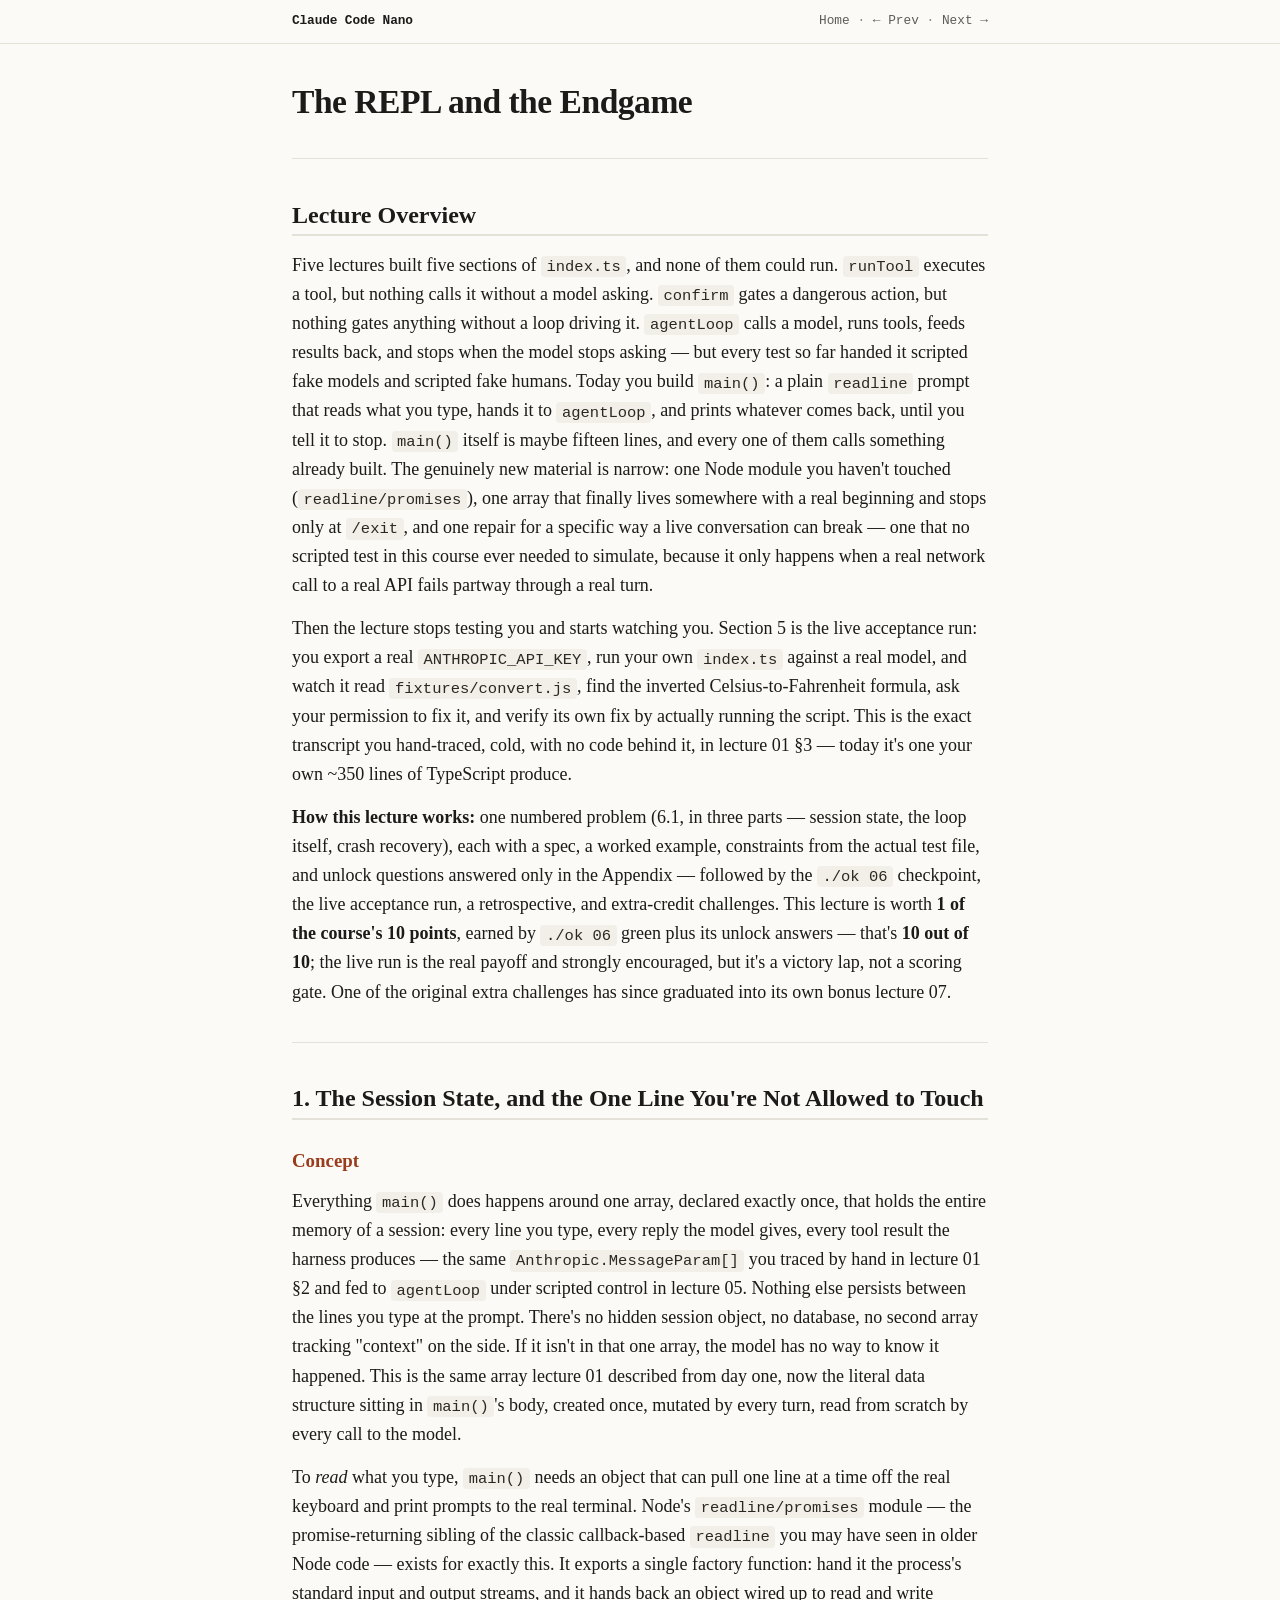
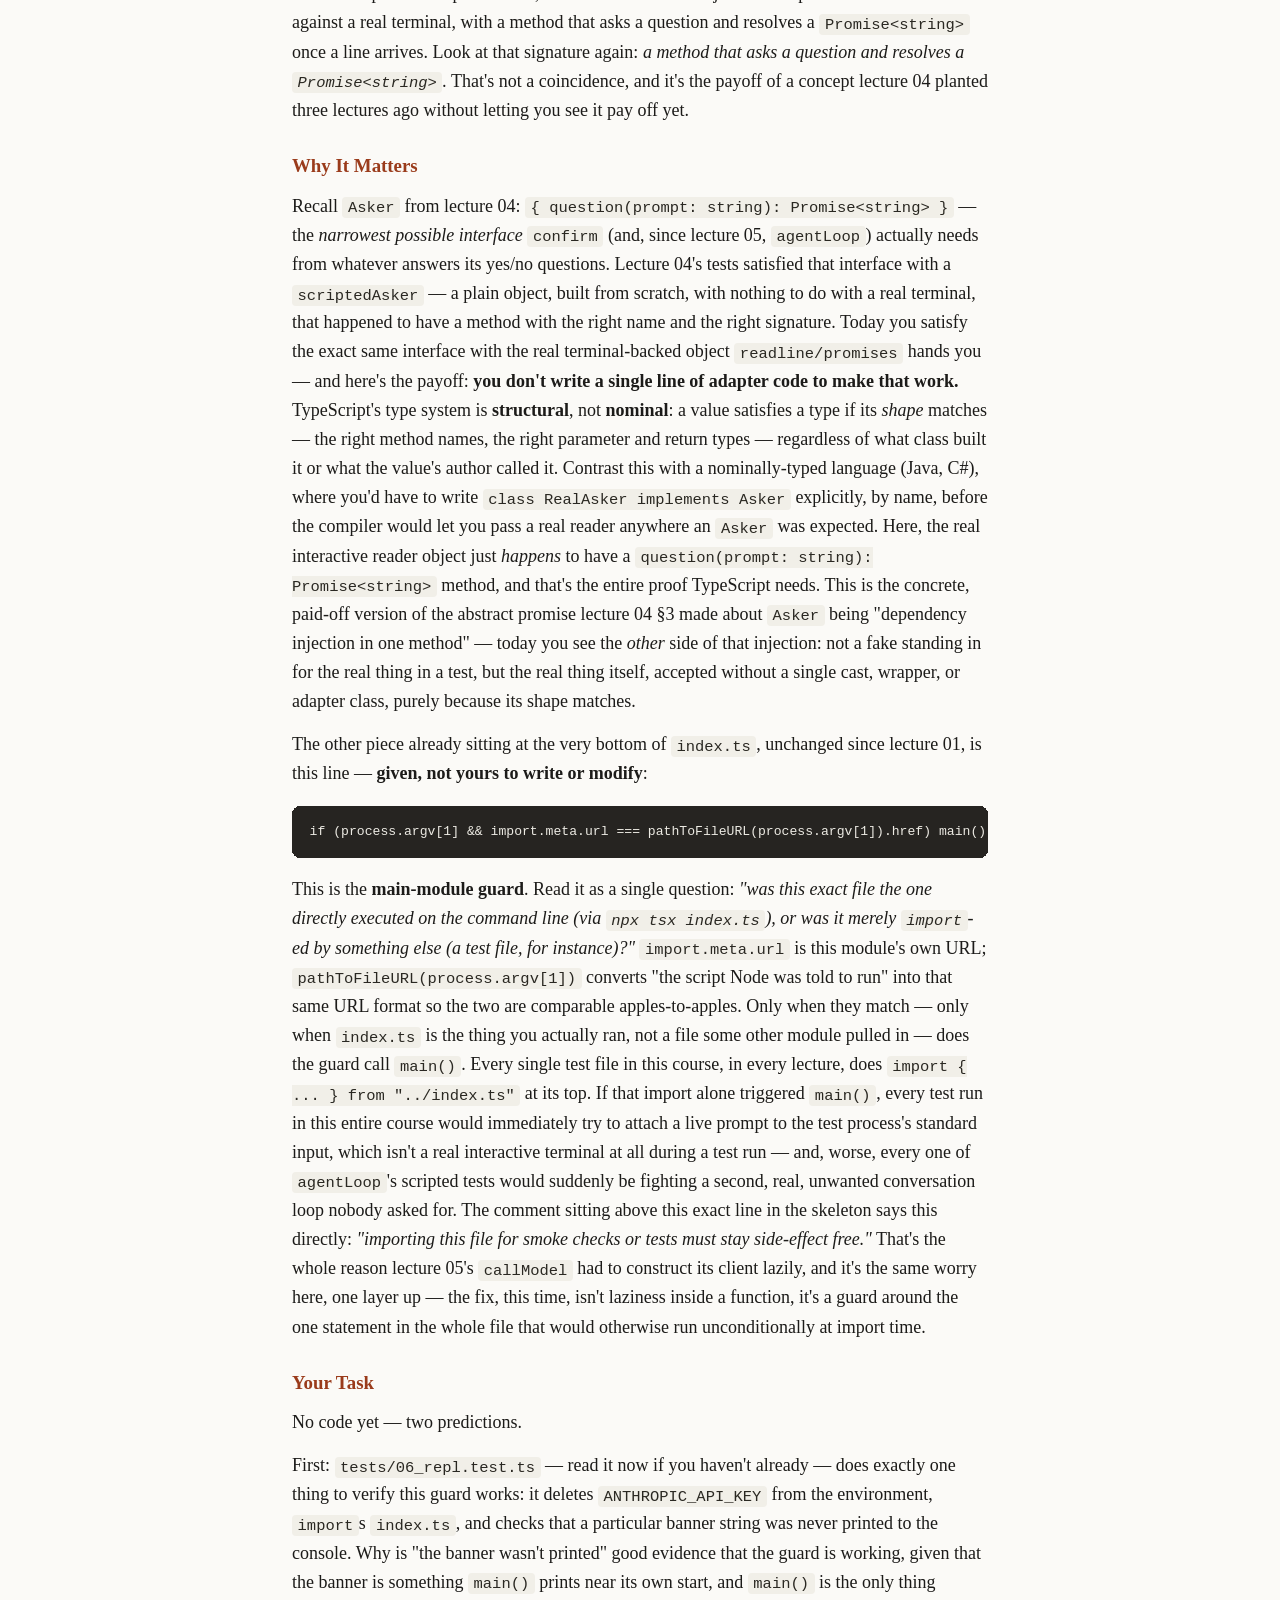
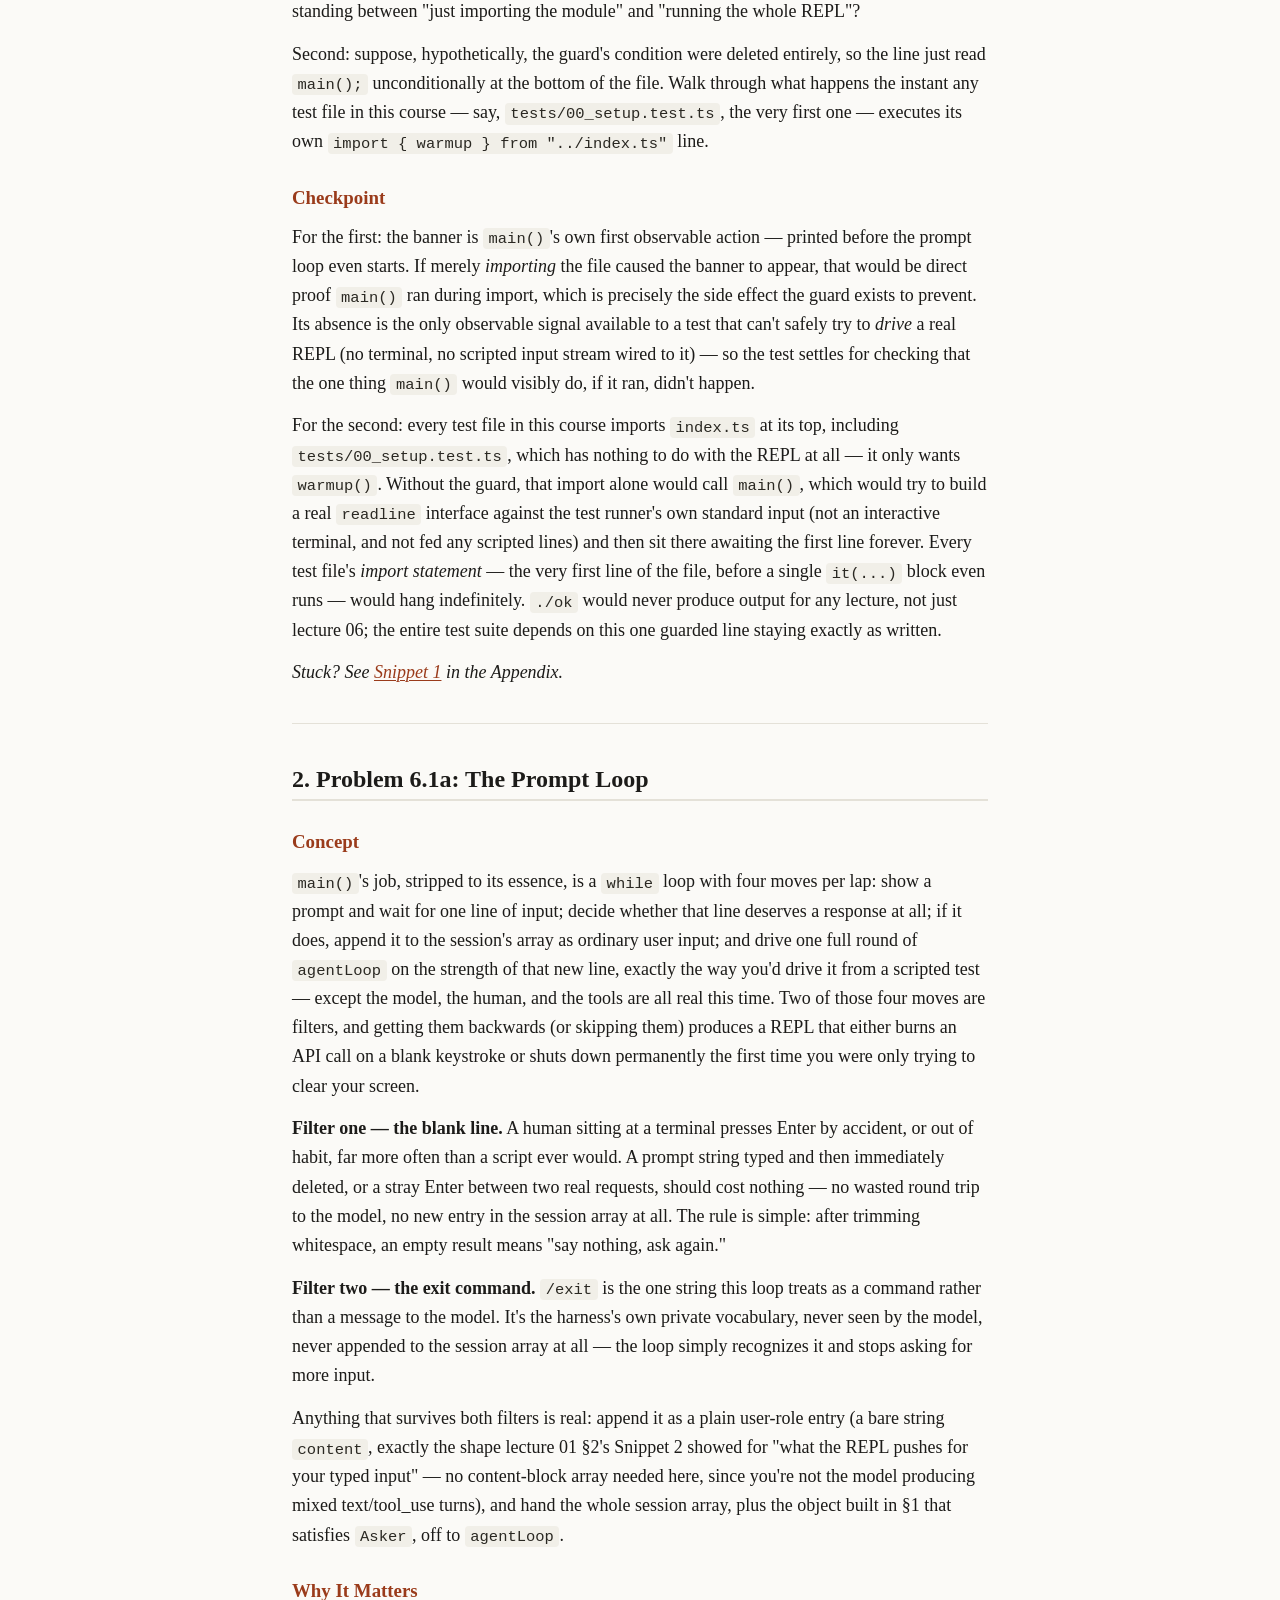
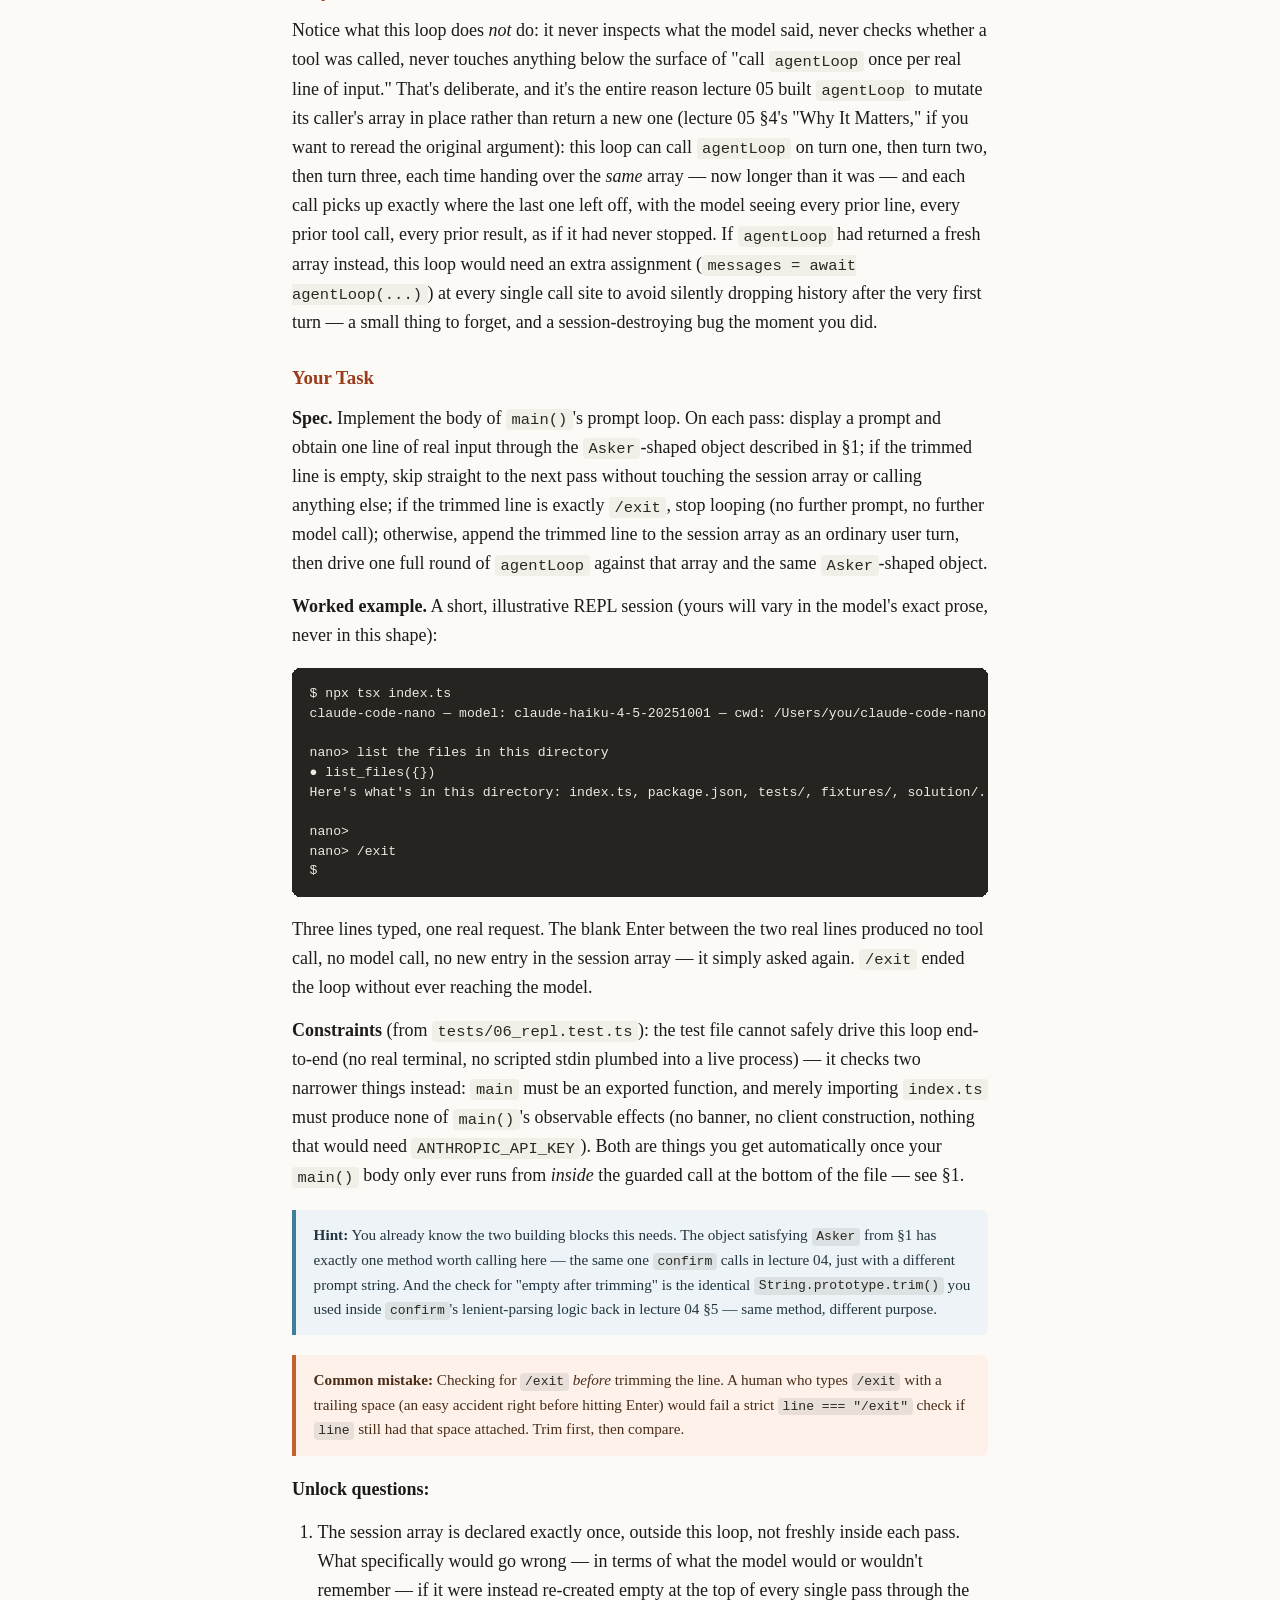
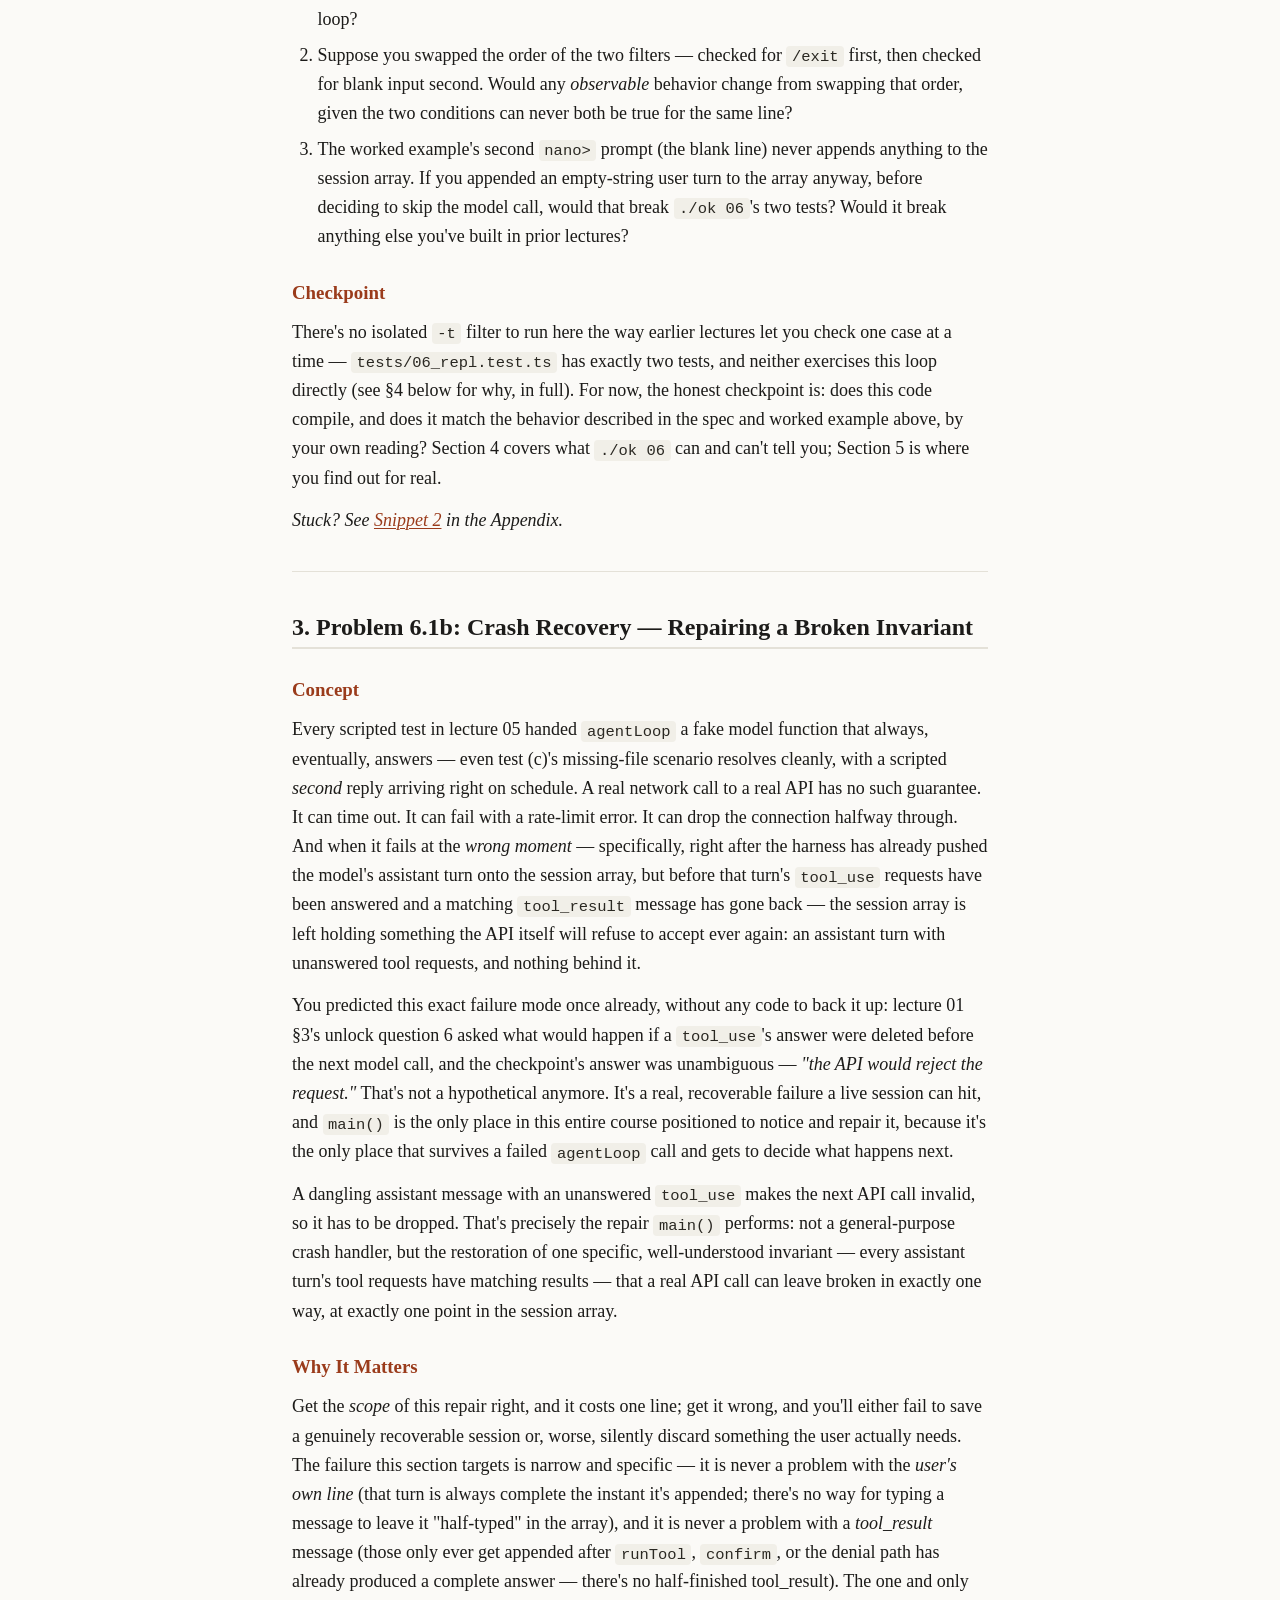
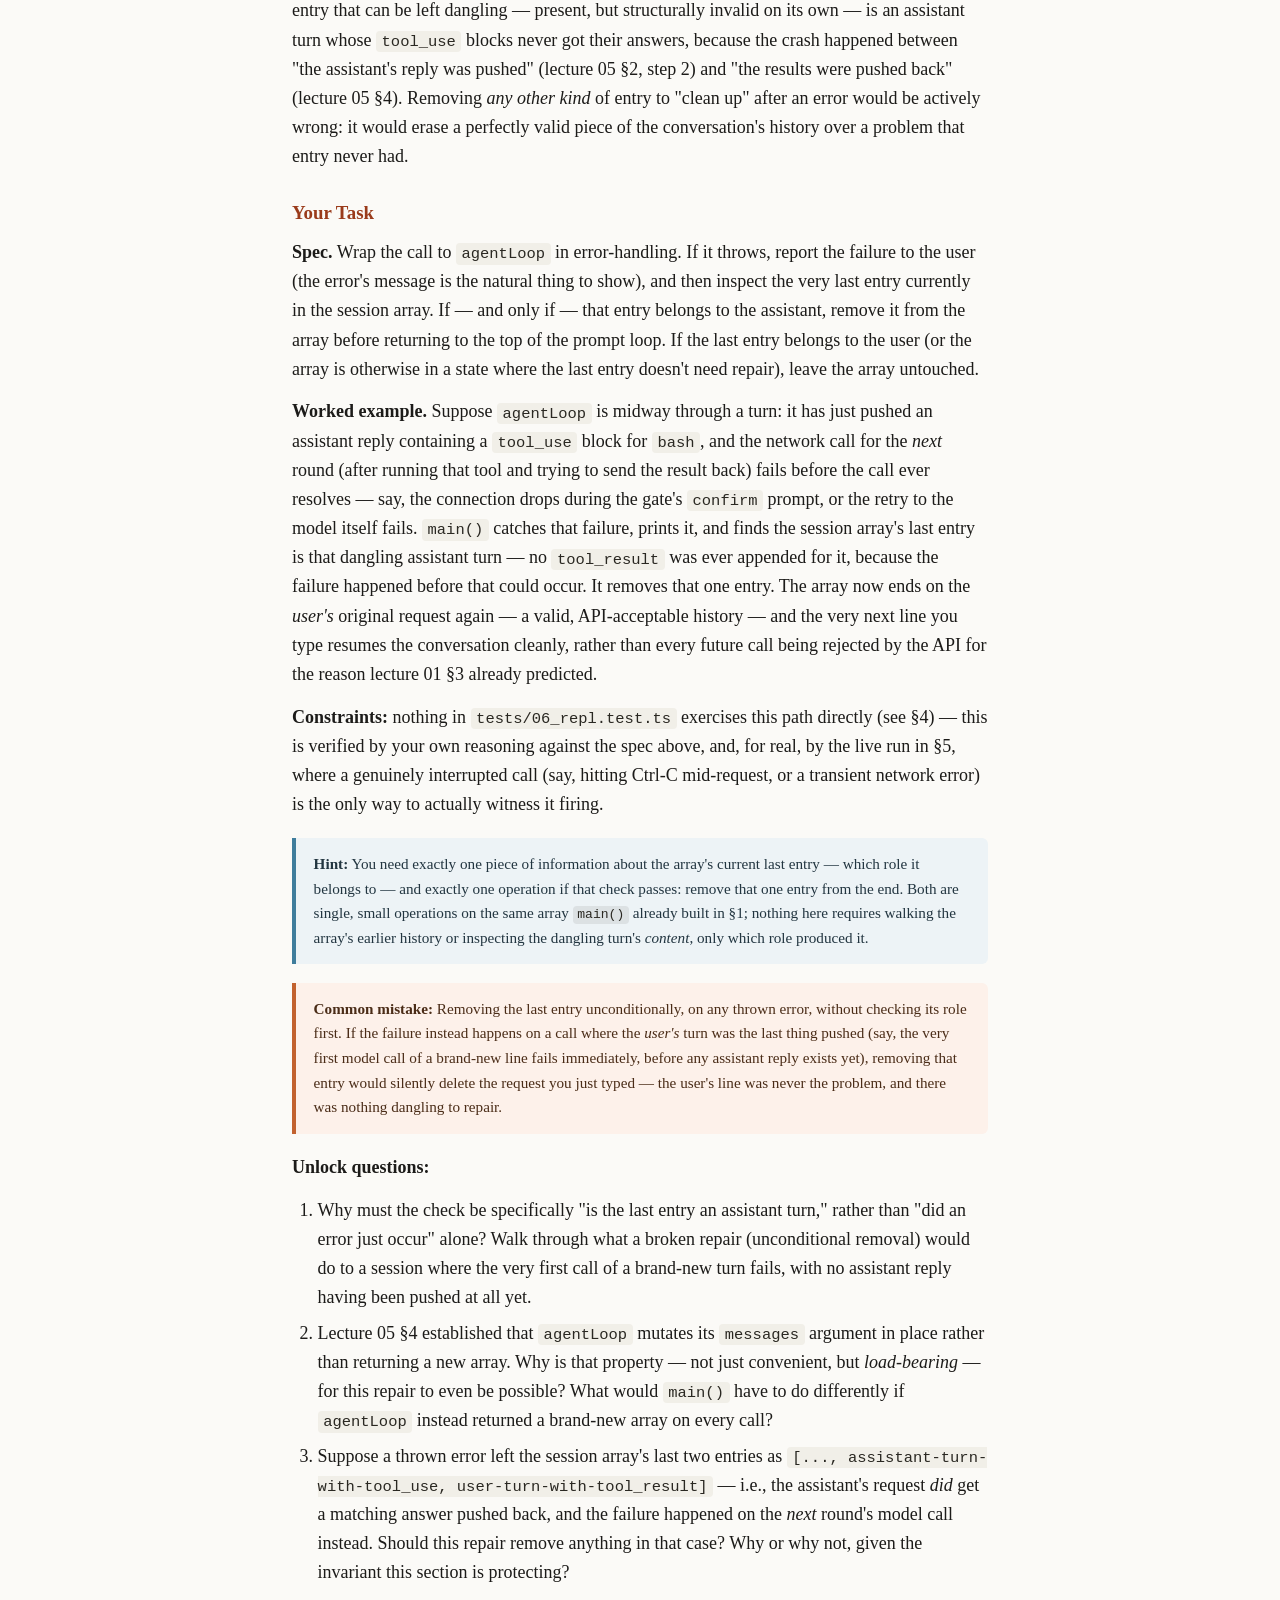
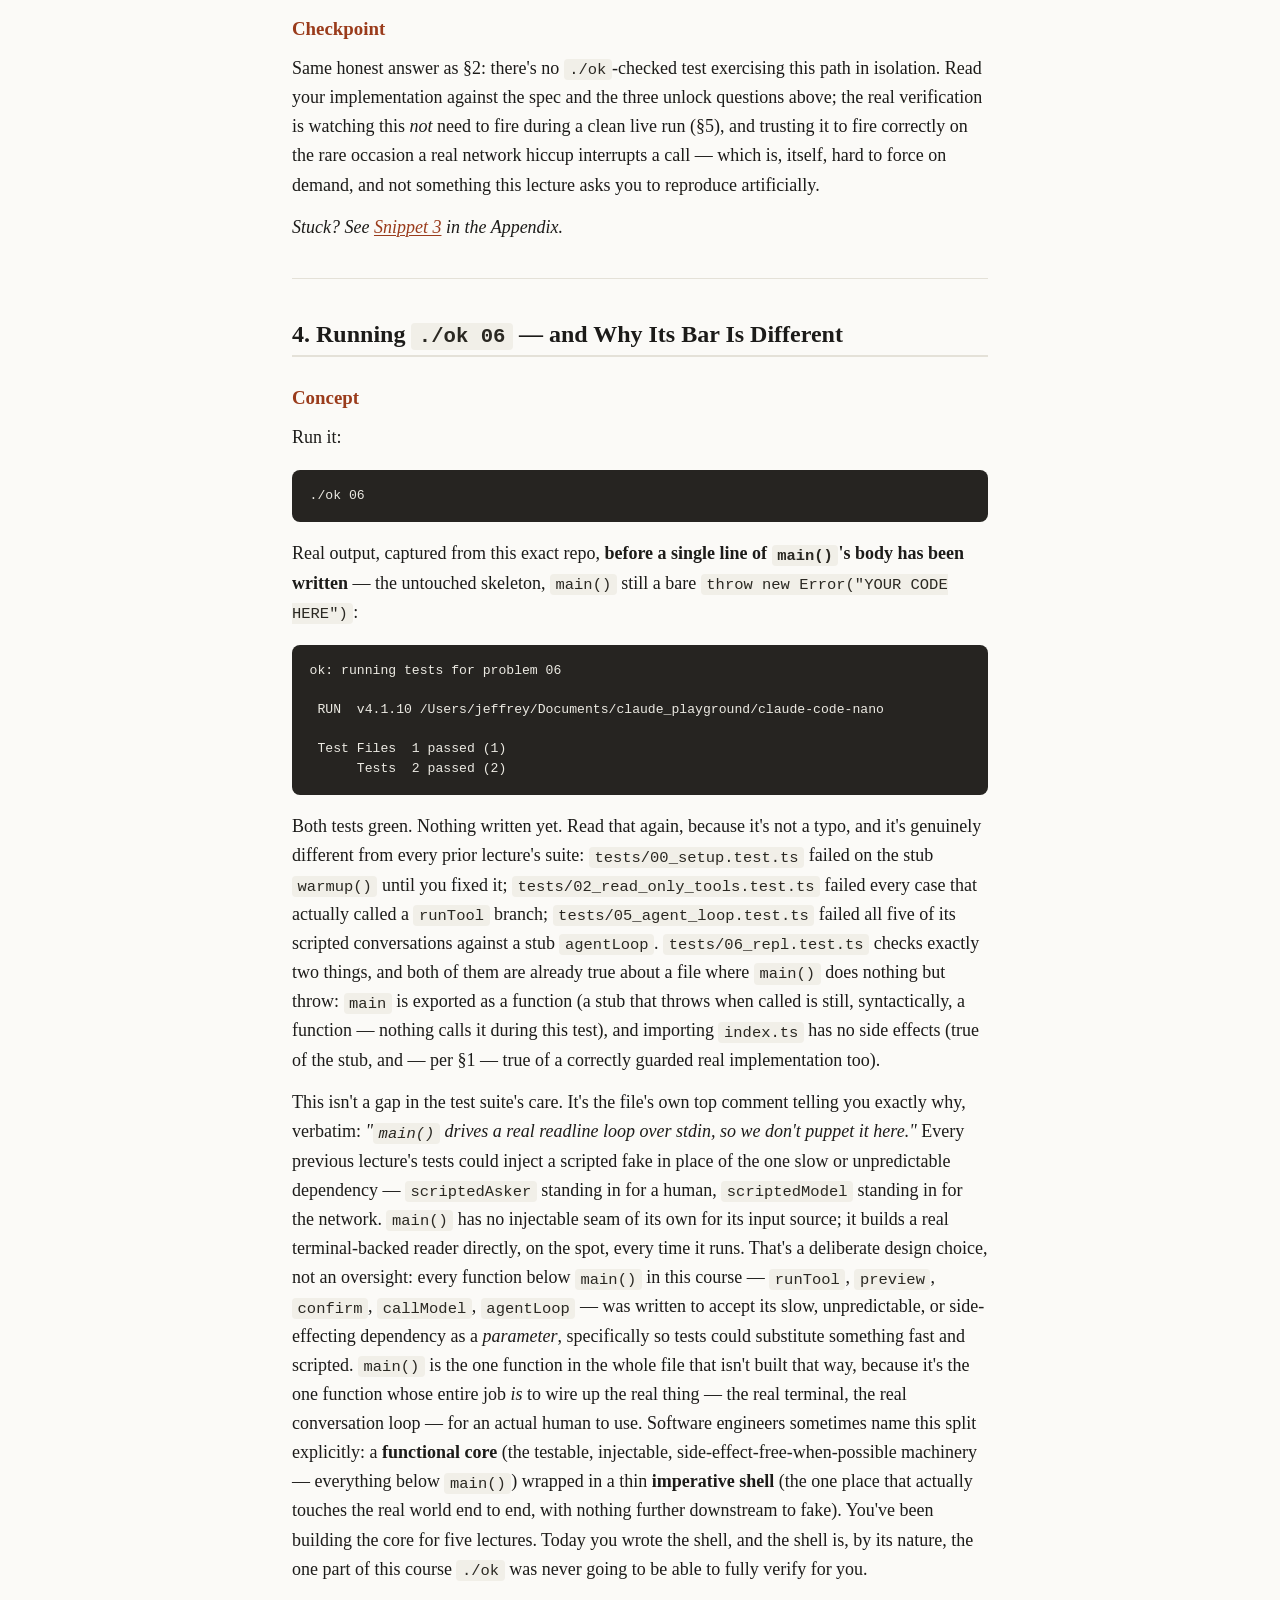
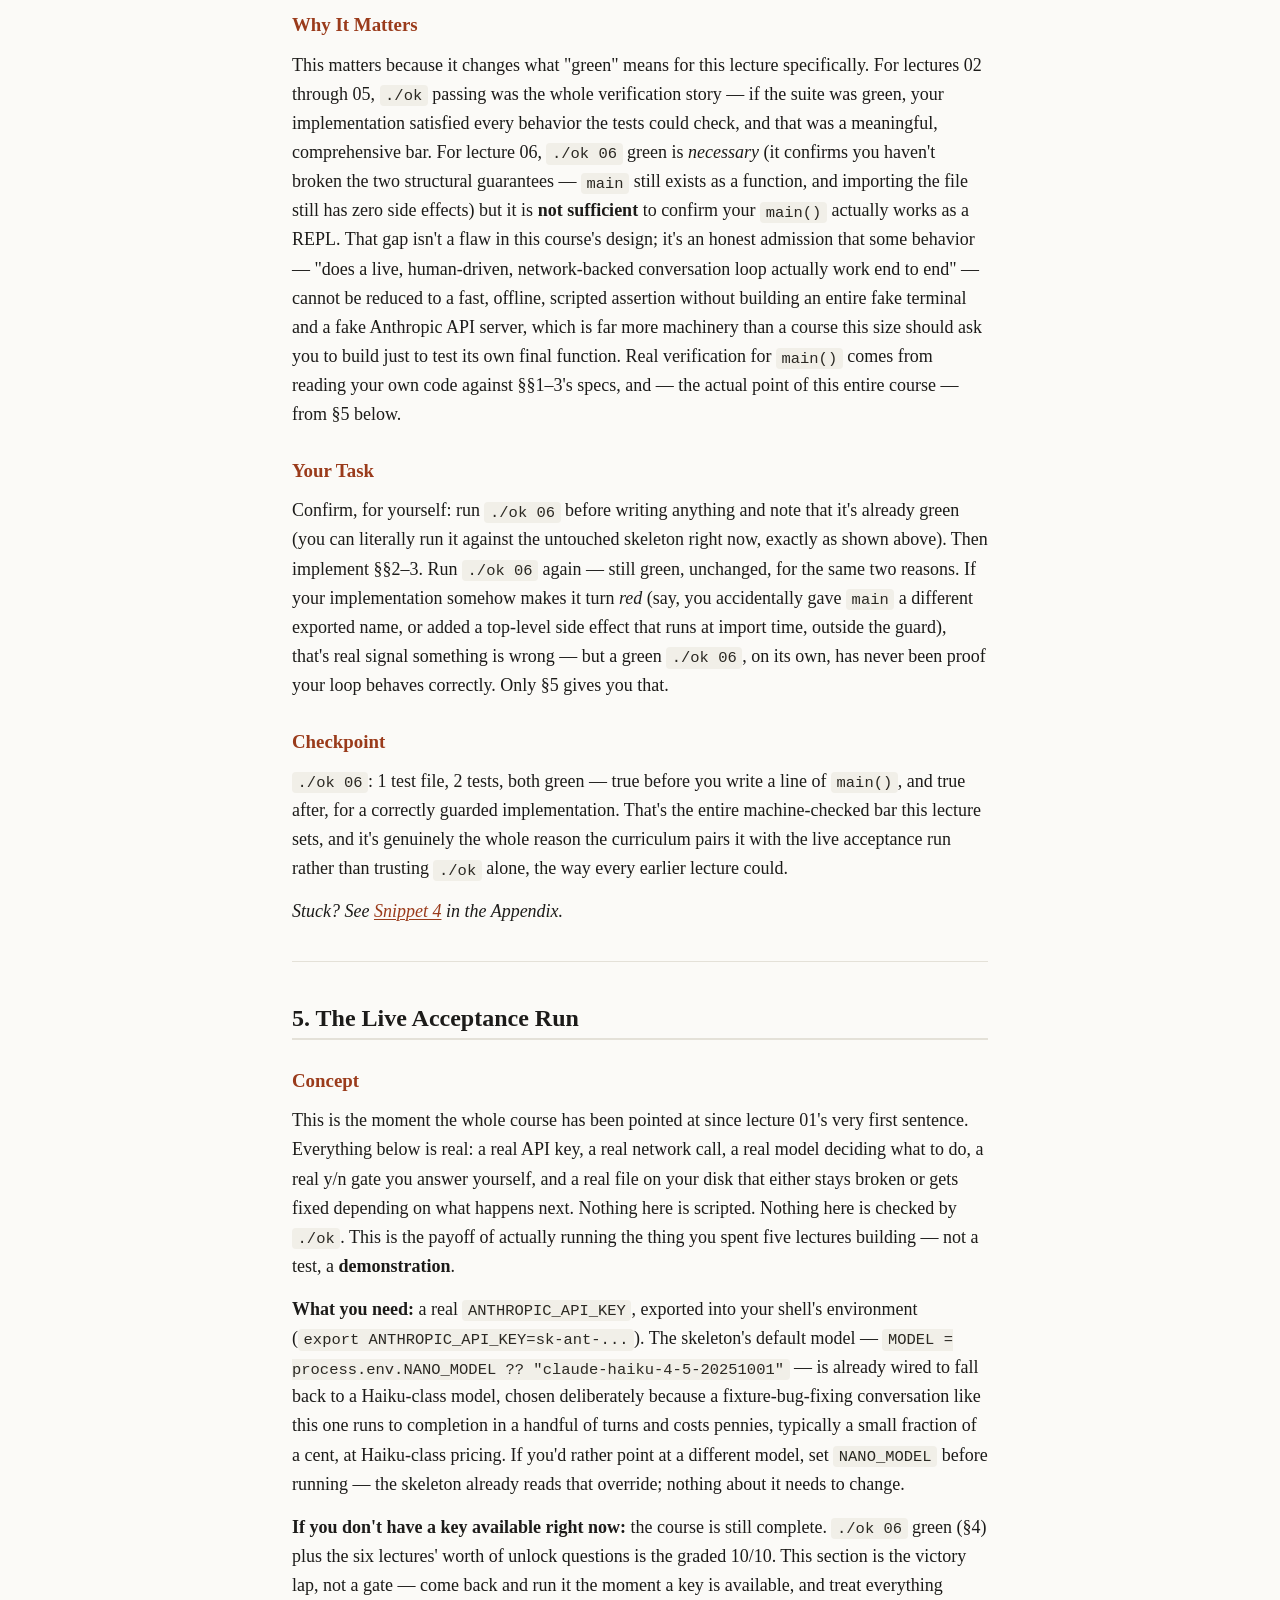
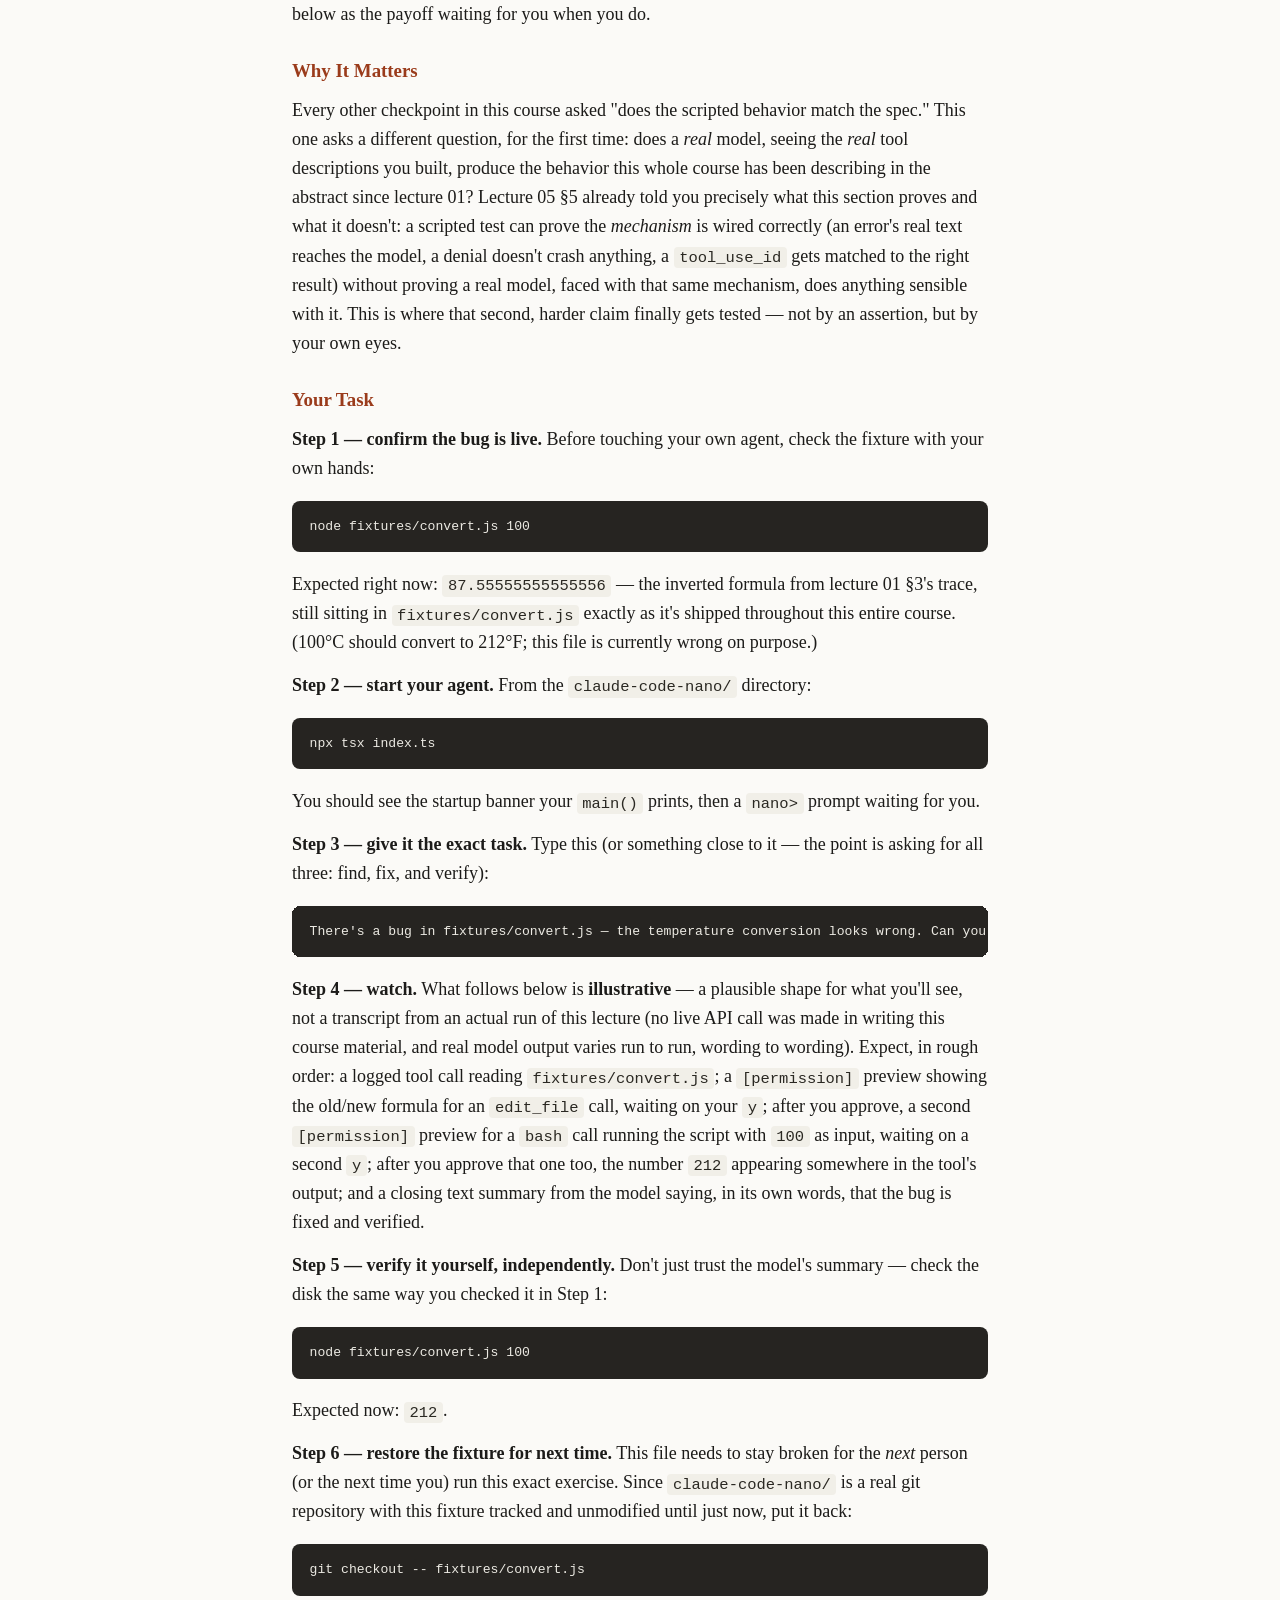
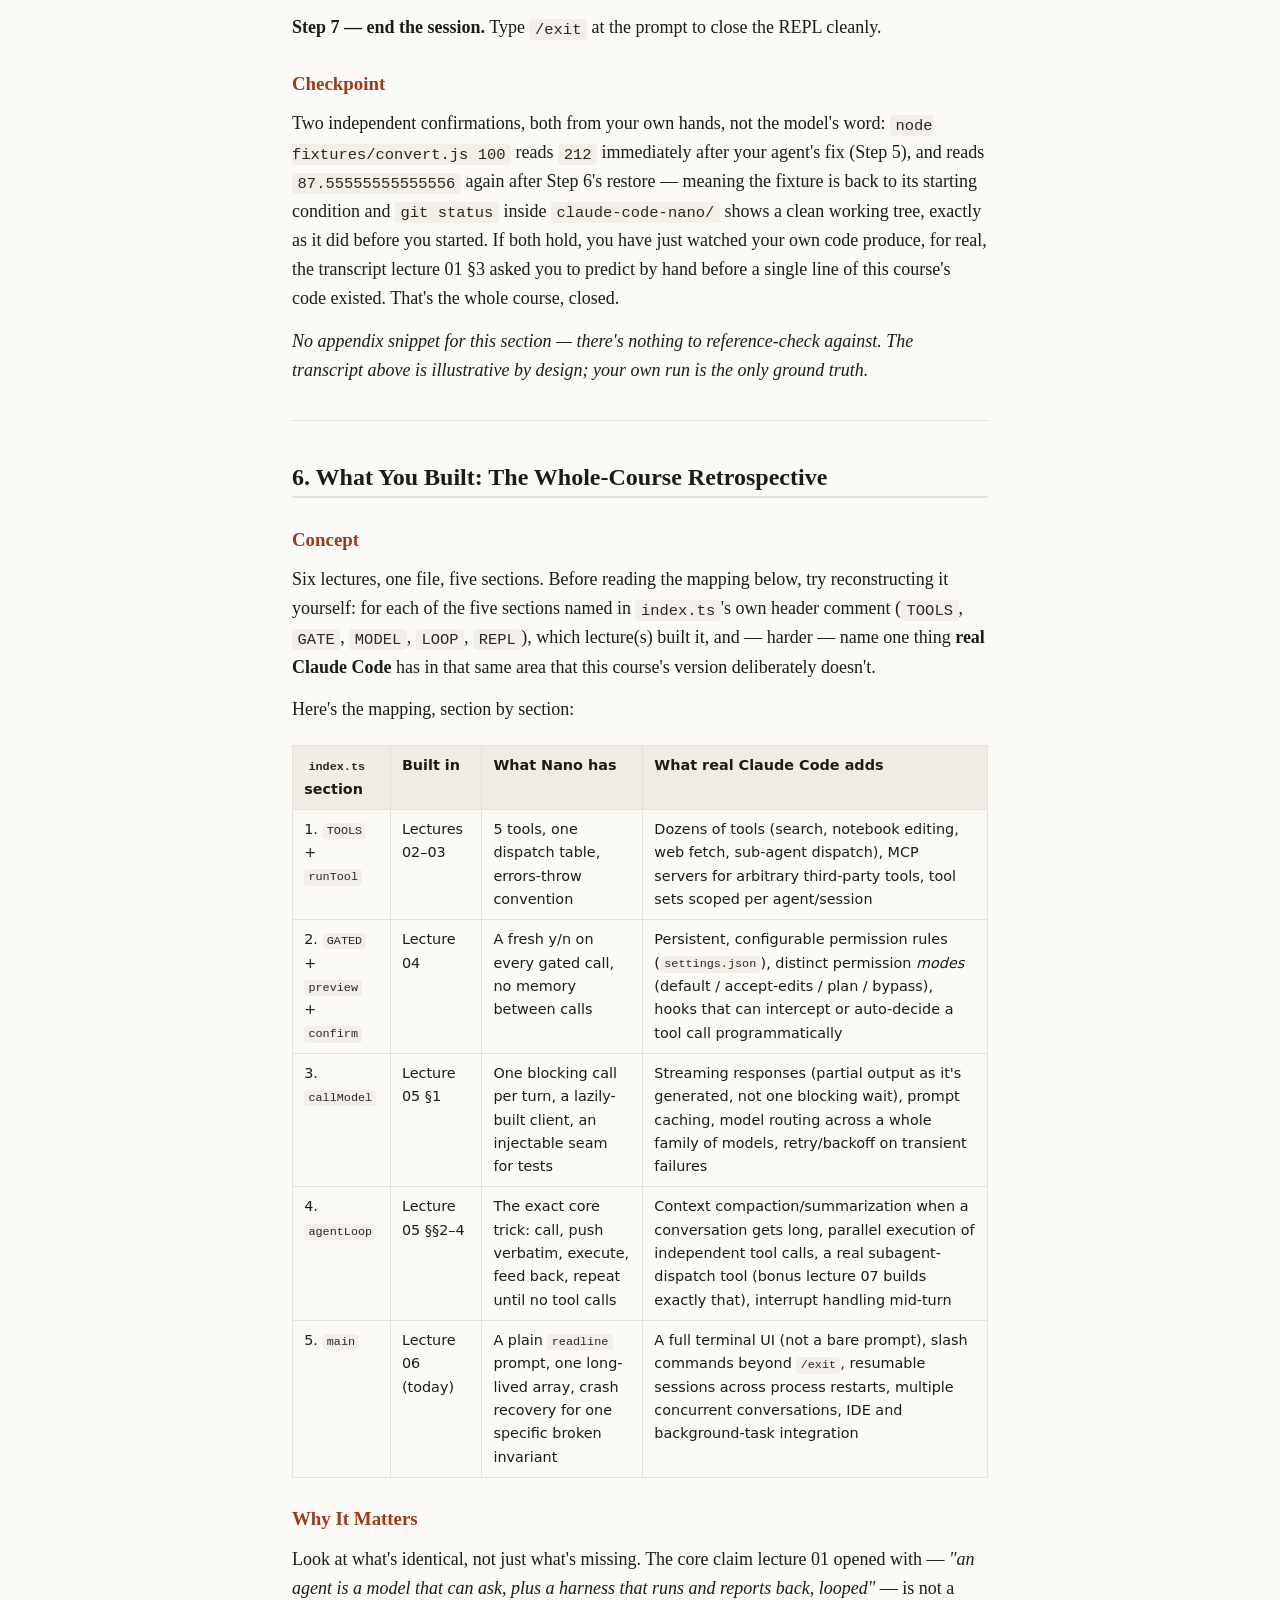
<file: claude_code_nano/06_the_repl_and_endgame.html>
<!DOCTYPE html>
<html lang="en">
<head>
<meta charset="utf-8">
<meta name="viewport" content="width=device-width, initial-scale=1">
<title>The REPL and the Endgame &mdash; Claude Code Nano</title>
<link rel="stylesheet" href="styles.css">
</head>
<body>
<nav class="topbar"><div class="topbar-inner"><span class="brand"><a href="index.html">Claude Code Nano</a></span><span class="crumbs"><a href="index.html">Home</a> <span class="dot">&middot;</span> <a href="05_the_agent_loop.html">&larr; Prev</a> <span class="dot">&middot;</span> <a href="07_subagents.html">Next &rarr;</a></span></div></nav>
<main class="handout">
<h1 id="the-repl-and-the-endgame">The REPL and the Endgame</h1>
<hr>
<h2 id="lecture-overview">Lecture Overview</h2>
<p>Five lectures built five sections of <code>index.ts</code>, and none of them could run. <code>runTool</code> executes a tool, but nothing calls it without a model asking. <code>confirm</code> gates a dangerous action, but nothing gates anything without a loop driving it. <code>agentLoop</code> calls a model, runs tools, feeds results back, and stops when the model stops asking — but every test so far handed it scripted fake models and scripted fake humans. Today you build <code>main()</code>: a plain <code>readline</code> prompt that reads what you type, hands it to <code>agentLoop</code>, and prints whatever comes back, until you tell it to stop. <code>main()</code> itself is maybe fifteen lines, and every one of them calls something already built. The genuinely new material is narrow: one Node module you haven't touched (<code>readline/promises</code>), one array that finally lives somewhere with a real beginning and stops only at <code>/exit</code>, and one repair for a specific way a live conversation can break — one that no scripted test in this course ever needed to simulate, because it only happens when a real network call to a real API fails partway through a real turn.</p>
<p>Then the lecture stops testing you and starts watching you. Section 5 is the live acceptance run: you export a real <code>ANTHROPIC_API_KEY</code>, run your own <code>index.ts</code> against a real model, and watch it read <code>fixtures/convert.js</code>, find the inverted Celsius-to-Fahrenheit formula, ask your permission to fix it, and verify its own fix by actually running the script. This is the exact transcript you hand-traced, cold, with no code behind it, in lecture 01 §3 — today it's one your own ~350 lines of TypeScript produce.</p>
<p><strong>How this lecture works:</strong> one numbered problem (6.1, in three parts — session state, the loop itself, crash recovery), each with a spec, a worked example, constraints from the actual test file, and unlock questions answered only in the Appendix — followed by the <code>./ok 06</code> checkpoint, the live acceptance run, a retrospective, and extra-credit challenges. This lecture is worth <strong>1 of the course's 10 points</strong>, earned by <code>./ok 06</code> green plus its unlock answers — that's <strong>10 out of 10</strong>; the live run is the real payoff and strongly encouraged, but it's a victory lap, not a scoring gate. One of the original extra challenges has since graduated into its own bonus lecture 07.</p>
<hr>
<h2 id="1-the-session-state-and-the-one-line-youre-not-allowed-to-touch">1. The Session State, and the One Line You're Not Allowed to Touch</h2>
<h3 id="concept">Concept</h3>
<p>Everything <code>main()</code> does happens around one array, declared exactly once, that holds the entire memory of a session: every line you type, every reply the model gives, every tool result the harness produces — the same <code>Anthropic.MessageParam[]</code> you traced by hand in lecture 01 §2 and fed to <code>agentLoop</code> under scripted control in lecture 05. Nothing else persists between the lines you type at the prompt. There's no hidden session object, no database, no second array tracking "context" on the side. If it isn't in that one array, the model has no way to know it happened. This is the same array lecture 01 described from day one, now the literal data structure sitting in <code>main()</code>'s body, created once, mutated by every turn, read from scratch by every call to the model.</p>
<p>To <em>read</em> what you type, <code>main()</code> needs an object that can pull one line at a time off the real keyboard and print prompts to the real terminal. Node's <code>readline/promises</code> module — the promise-returning sibling of the classic callback-based <code>readline</code> you may have seen in older Node code — exists for exactly this. It exports a single factory function: hand it the process's standard input and output streams, and it hands back an object wired up to read and write against a real terminal, with a method that asks a question and resolves a <code>Promise&lt;string&gt;</code> once a line arrives. Look at that signature again: <em>a method that asks a question and resolves a <code>Promise&lt;string&gt;</code>.</em> That's not a coincidence, and it's the payoff of a concept lecture 04 planted three lectures ago without letting you see it pay off yet.</p>
<h3 id="why-it-matters">Why It Matters</h3>
<p>Recall <code>Asker</code> from lecture 04: <code>{ question(prompt: string): Promise&lt;string&gt; }</code> — the <em>narrowest possible interface</em> <code>confirm</code> (and, since lecture 05, <code>agentLoop</code>) actually needs from whatever answers its yes/no questions. Lecture 04's tests satisfied that interface with a <code>scriptedAsker</code> — a plain object, built from scratch, with nothing to do with a real terminal, that happened to have a method with the right name and the right signature. Today you satisfy the exact same interface with the real terminal-backed object <code>readline/promises</code> hands you — and here's the payoff: <strong>you don't write a single line of adapter code to make that work.</strong> TypeScript's type system is <strong>structural</strong>, not <strong>nominal</strong>: a value satisfies a type if its <em>shape</em> matches — the right method names, the right parameter and return types — regardless of what class built it or what the value's author called it. Contrast this with a nominally-typed language (Java, C#), where you'd have to write <code>class RealAsker implements Asker</code> explicitly, by name, before the compiler would let you pass a real reader anywhere an <code>Asker</code> was expected. Here, the real interactive reader object just <em>happens</em> to have a <code>question(prompt: string): Promise&lt;string&gt;</code> method, and that's the entire proof TypeScript needs. This is the concrete, paid-off version of the abstract promise lecture 04 §3 made about <code>Asker</code> being "dependency injection in one method" — today you see the <em>other</em> side of that injection: not a fake standing in for the real thing in a test, but the real thing itself, accepted without a single cast, wrapper, or adapter class, purely because its shape matches.</p>
<p>The other piece already sitting at the very bottom of <code>index.ts</code>, unchanged since lecture 01, is this line — <strong>given, not yours to write or modify</strong>:</p>
<pre><code>if (process.argv[1] &amp;&amp; import.meta.url === pathToFileURL(process.argv[1]).href) main();</code></pre>
<p>This is the <strong>main-module guard</strong>. Read it as a single question: <em>"was this exact file the one directly executed on the command line (via <code>npx tsx index.ts</code>), or was it merely <code>import</code>-ed by something else (a test file, for instance)?"</em> <code>import.meta.url</code> is this module's own URL; <code>pathToFileURL(process.argv[1])</code> converts "the script Node was told to run" into that same URL format so the two are comparable apples-to-apples. Only when they match — only when <code>index.ts</code> is the thing you actually ran, not a file some other module pulled in — does the guard call <code>main()</code>. Every single test file in this course, in every lecture, does <code>import { ... } from &quot;../index.ts&quot;</code> at its top. If that import alone triggered <code>main()</code>, every test run in this entire course would immediately try to attach a live prompt to the test process's standard input, which isn't a real interactive terminal at all during a test run — and, worse, every one of <code>agentLoop</code>'s scripted tests would suddenly be fighting a second, real, unwanted conversation loop nobody asked for. The comment sitting above this exact line in the skeleton says this directly: <em>"importing this file for smoke checks or tests must stay side-effect free."</em> That's the whole reason lecture 05's <code>callModel</code> had to construct its client lazily, and it's the same worry here, one layer up — the fix, this time, isn't laziness inside a function, it's a guard around the one statement in the whole file that would otherwise run unconditionally at import time.</p>
<h3 id="your-task">Your Task</h3>
<p>No code yet — two predictions.</p>
<p>First: <code>tests/06_repl.test.ts</code> — read it now if you haven't already — does exactly one thing to verify this guard works: it deletes <code>ANTHROPIC_API_KEY</code> from the environment, <code>import</code>s <code>index.ts</code>, and checks that a particular banner string was never printed to the console. Why is "the banner wasn't printed" good evidence that the guard is working, given that the banner is something <code>main()</code> prints near its own start, and <code>main()</code> is the only thing standing between "just importing the module" and "running the whole REPL"?</p>
<p>Second: suppose, hypothetically, the guard's condition were deleted entirely, so the line just read <code>main();</code> unconditionally at the bottom of the file. Walk through what happens the instant any test file in this course — say, <code>tests/00_setup.test.ts</code>, the very first one — executes its own <code>import { warmup } from &quot;../index.ts&quot;</code> line.</p>
<h3 id="checkpoint">Checkpoint</h3>
<p>For the first: the banner is <code>main()</code>'s own first observable action — printed before the prompt loop even starts. If merely <em>importing</em> the file caused the banner to appear, that would be direct proof <code>main()</code> ran during import, which is precisely the side effect the guard exists to prevent. Its absence is the only observable signal available to a test that can't safely try to <em>drive</em> a real REPL (no terminal, no scripted input stream wired to it) — so the test settles for checking that the one thing <code>main()</code> would visibly do, if it ran, didn't happen.</p>
<p>For the second: every test file in this course imports <code>index.ts</code> at its top, including <code>tests/00_setup.test.ts</code>, which has nothing to do with the REPL at all — it only wants <code>warmup()</code>. Without the guard, that import alone would call <code>main()</code>, which would try to build a real <code>readline</code> interface against the test runner's own standard input (not an interactive terminal, and not fed any scripted lines) and then sit there awaiting the first line forever. Every test file's <em>import statement</em> — the very first line of the file, before a single <code>it(...)</code> block even runs — would hang indefinitely. <code>./ok</code> would never produce output for any lecture, not just lecture 06; the entire test suite depends on this one guarded line staying exactly as written.</p>
<p><em>Stuck? See <a href="#snippet-1-the-module-guard-unchanged">Snippet 1</a> in the Appendix.</em></p>
<hr>
<h2 id="2-problem-61a-the-prompt-loop">2. Problem 6.1a: The Prompt Loop</h2>
<h3 id="concept-1">Concept</h3>
<p><code>main()</code>'s job, stripped to its essence, is a <code>while</code> loop with four moves per lap: show a prompt and wait for one line of input; decide whether that line deserves a response at all; if it does, append it to the session's array as ordinary user input; and drive one full round of <code>agentLoop</code> on the strength of that new line, exactly the way you'd drive it from a scripted test — except the model, the human, and the tools are all real this time. Two of those four moves are filters, and getting them backwards (or skipping them) produces a REPL that either burns an API call on a blank keystroke or shuts down permanently the first time you were only trying to clear your screen.</p>
<p><strong>Filter one — the blank line.</strong> A human sitting at a terminal presses Enter by accident, or out of habit, far more often than a script ever would. A prompt string typed and then immediately deleted, or a stray Enter between two real requests, should cost nothing — no wasted round trip to the model, no new entry in the session array at all. The rule is simple: after trimming whitespace, an empty result means "say nothing, ask again."</p>
<p><strong>Filter two — the exit command.</strong> <code>/exit</code> is the one string this loop treats as a command rather than a message to the model. It's the harness's own private vocabulary, never seen by the model, never appended to the session array at all — the loop simply recognizes it and stops asking for more input.</p>
<p>Anything that survives both filters is real: append it as a plain user-role entry (a bare string <code>content</code>, exactly the shape lecture 01 §2's Snippet 2 showed for "what the REPL pushes for your typed input" — no content-block array needed here, since you're not the model producing mixed text/tool_use turns), and hand the whole session array, plus the object built in §1 that satisfies <code>Asker</code>, off to <code>agentLoop</code>.</p>
<h3 id="why-it-matters-1">Why It Matters</h3>
<p>Notice what this loop does <em>not</em> do: it never inspects what the model said, never checks whether a tool was called, never touches anything below the surface of "call <code>agentLoop</code> once per real line of input." That's deliberate, and it's the entire reason lecture 05 built <code>agentLoop</code> to mutate its caller's array in place rather than return a new one (lecture 05 §4's "Why It Matters," if you want to reread the original argument): this loop can call <code>agentLoop</code> on turn one, then turn two, then turn three, each time handing over the <em>same</em> array — now longer than it was — and each call picks up exactly where the last one left off, with the model seeing every prior line, every prior tool call, every prior result, as if it had never stopped. If <code>agentLoop</code> had returned a fresh array instead, this loop would need an extra assignment (<code>messages = await agentLoop(...)</code>) at every single call site to avoid silently dropping history after the very first turn — a small thing to forget, and a session-destroying bug the moment you did.</p>
<h3 id="your-task-1">Your Task</h3>
<p><strong>Spec.</strong> Implement the body of <code>main()</code>'s prompt loop. On each pass: display a prompt and obtain one line of real input through the <code>Asker</code>-shaped object described in §1; if the trimmed line is empty, skip straight to the next pass without touching the session array or calling anything else; if the trimmed line is exactly <code>/exit</code>, stop looping (no further prompt, no further model call); otherwise, append the trimmed line to the session array as an ordinary user turn, then drive one full round of <code>agentLoop</code> against that array and the same <code>Asker</code>-shaped object.</p>
<p><strong>Worked example.</strong> A short, illustrative REPL session (yours will vary in the model's exact prose, never in this shape):</p>
<pre><code>$ npx tsx index.ts
claude-code-nano — model: claude-haiku-4-5-20251001 — cwd: /Users/you/claude-code-nano  (/exit to quit)

nano&gt; list the files in this directory
● list_files({})
Here's what's in this directory: index.ts, package.json, tests/, fixtures/, solution/...

nano&gt; 
nano&gt; /exit
$</code></pre>
<p>Three lines typed, one real request. The blank Enter between the two real lines produced no tool call, no model call, no new entry in the session array — it simply asked again. <code>/exit</code> ended the loop without ever reaching the model.</p>
<p><strong>Constraints</strong> (from <code>tests/06_repl.test.ts</code>): the test file cannot safely drive this loop end-to-end (no real terminal, no scripted stdin plumbed into a live process) — it checks two narrower things instead: <code>main</code> must be an exported function, and merely importing <code>index.ts</code> must produce none of <code>main()</code>'s observable effects (no banner, no client construction, nothing that would need <code>ANTHROPIC_API_KEY</code>). Both are things you get automatically once your <code>main()</code> body only ever runs from <em>inside</em> the guarded call at the bottom of the file — see §1.</p>
<blockquote class="callout hint"><strong>Hint:</strong> You already know the two building blocks this needs. The object satisfying <code>Asker</code> from §1 has exactly one method worth calling here — the same one <code>confirm</code> calls in lecture 04, just with a different prompt string. And the check for "empty after trimming" is the identical <code>String.prototype.trim()</code> you used inside <code>confirm</code>'s lenient-parsing logic back in lecture 04 §5 — same method, different purpose.</blockquote>
<blockquote class="callout warn"><strong>Common mistake:</strong> Checking for <code>/exit</code> <em>before</em> trimming the line. A human who types <code>/exit</code> with a trailing space (an easy accident right before hitting Enter) would fail a strict <code>line === &quot;/exit&quot;</code> check if <code>line</code> still had that space attached. Trim first, then compare.</blockquote>
<p><strong>Unlock questions:</strong></p>
<ol><li>The session array is declared exactly once, outside this loop, not freshly inside each pass. What specifically would go wrong — in terms of what the model would or wouldn't remember — if it were instead re-created empty at the top of every single pass through the loop?</li><li>Suppose you swapped the order of the two filters — checked for <code>/exit</code> first, then checked for blank input second. Would any <em>observable</em> behavior change from swapping that order, given the two conditions can never both be true for the same line?</li><li>The worked example's second <code>nano&gt;</code> prompt (the blank line) never appends anything to the session array. If you appended an empty-string user turn to the array anyway, before deciding to skip the model call, would that break <code>./ok 06</code>'s two tests? Would it break anything else you've built in prior lectures?</li></ol>
<h3 id="checkpoint-1">Checkpoint</h3>
<p>There's no isolated <code>-t</code> filter to run here the way earlier lectures let you check one case at a time — <code>tests/06_repl.test.ts</code> has exactly two tests, and neither exercises this loop directly (see §4 below for why, in full). For now, the honest checkpoint is: does this code compile, and does it match the behavior described in the spec and worked example above, by your own reading? Section 4 covers what <code>./ok 06</code> can and can't tell you; Section 5 is where you find out for real.</p>
<p><em>Stuck? See <a href="#snippet-2-the-prompt-loop">Snippet 2</a> in the Appendix.</em></p>
<hr>
<h2 id="3-problem-61b-crash-recovery--repairing-a-broken-invariant">3. Problem 6.1b: Crash Recovery — Repairing a Broken Invariant</h2>
<h3 id="concept-2">Concept</h3>
<p>Every scripted test in lecture 05 handed <code>agentLoop</code> a fake model function that always, eventually, answers — even test (c)'s missing-file scenario resolves cleanly, with a scripted <em>second</em> reply arriving right on schedule. A real network call to a real API has no such guarantee. It can time out. It can fail with a rate-limit error. It can drop the connection halfway through. And when it fails at the <em>wrong moment</em> — specifically, right after the harness has already pushed the model's assistant turn onto the session array, but before that turn's <code>tool_use</code> requests have been answered and a matching <code>tool_result</code> message has gone back — the session array is left holding something the API itself will refuse to accept ever again: an assistant turn with unanswered tool requests, and nothing behind it.</p>
<p>You predicted this exact failure mode once already, without any code to back it up: lecture 01 §3's unlock question 6 asked what would happen if a <code>tool_use</code>'s answer were deleted before the next model call, and the checkpoint's answer was unambiguous — <em>"the API would reject the request."</em> That's not a hypothetical anymore. It's a real, recoverable failure a live session can hit, and <code>main()</code> is the only place in this entire course positioned to notice and repair it, because it's the only place that survives a failed <code>agentLoop</code> call and gets to decide what happens next.</p>
<p>A dangling assistant message with an unanswered <code>tool_use</code> makes the next API call invalid, so it has to be dropped. That's precisely the repair <code>main()</code> performs: not a general-purpose crash handler, but the restoration of one specific, well-understood invariant — every assistant turn's tool requests have matching results — that a real API call can leave broken in exactly one way, at exactly one point in the session array.</p>
<h3 id="why-it-matters-2">Why It Matters</h3>
<p>Get the <em>scope</em> of this repair right, and it costs one line; get it wrong, and you'll either fail to save a genuinely recoverable session or, worse, silently discard something the user actually needs. The failure this section targets is narrow and specific — it is never a problem with the <em>user's own line</em> (that turn is always complete the instant it's appended; there's no way for typing a message to leave it "half-typed" in the array), and it is never a problem with a <em>tool_result</em> message (those only ever get appended after <code>runTool</code>, <code>confirm</code>, or the denial path has already produced a complete answer — there's no half-finished tool_result). The one and only entry that can be left dangling — present, but structurally invalid on its own — is an assistant turn whose <code>tool_use</code> blocks never got their answers, because the crash happened between "the assistant's reply was pushed" (lecture 05 §2, step 2) and "the results were pushed back" (lecture 05 §4). Removing <em>any other kind</em> of entry to "clean up" after an error would be actively wrong: it would erase a perfectly valid piece of the conversation's history over a problem that entry never had.</p>
<h3 id="your-task-2">Your Task</h3>
<p><strong>Spec.</strong> Wrap the call to <code>agentLoop</code> in error-handling. If it throws, report the failure to the user (the error's message is the natural thing to show), and then inspect the very last entry currently in the session array. If — and only if — that entry belongs to the assistant, remove it from the array before returning to the top of the prompt loop. If the last entry belongs to the user (or the array is otherwise in a state where the last entry doesn't need repair), leave the array untouched.</p>
<p><strong>Worked example.</strong> Suppose <code>agentLoop</code> is midway through a turn: it has just pushed an assistant reply containing a <code>tool_use</code> block for <code>bash</code>, and the network call for the <em>next</em> round (after running that tool and trying to send the result back) fails before the call ever resolves — say, the connection drops during the gate's <code>confirm</code> prompt, or the retry to the model itself fails. <code>main()</code> catches that failure, prints it, and finds the session array's last entry is that dangling assistant turn — no <code>tool_result</code> was ever appended for it, because the failure happened before that could occur. It removes that one entry. The array now ends on the <em>user's</em> original request again — a valid, API-acceptable history — and the very next line you type resumes the conversation cleanly, rather than every future call being rejected by the API for the reason lecture 01 §3 already predicted.</p>
<p><strong>Constraints:</strong> nothing in <code>tests/06_repl.test.ts</code> exercises this path directly (see §4) — this is verified by your own reasoning against the spec above, and, for real, by the live run in §5, where a genuinely interrupted call (say, hitting Ctrl-C mid-request, or a transient network error) is the only way to actually witness it firing.</p>
<blockquote class="callout hint"><strong>Hint:</strong> You need exactly one piece of information about the array's current last entry — which role it belongs to — and exactly one operation if that check passes: remove that one entry from the end. Both are single, small operations on the same array <code>main()</code> already built in §1; nothing here requires walking the array's earlier history or inspecting the dangling turn's <em>content</em>, only which role produced it.</blockquote>
<blockquote class="callout warn"><strong>Common mistake:</strong> Removing the last entry unconditionally, on any thrown error, without checking its role first. If the failure instead happens on a call where the <em>user's</em> turn was the last thing pushed (say, the very first model call of a brand-new line fails immediately, before any assistant reply exists yet), removing that entry would silently delete the request you just typed — the user's line was never the problem, and there was nothing dangling to repair.</blockquote>
<p><strong>Unlock questions:</strong></p>
<ol><li>Why must the check be specifically "is the last entry an assistant turn," rather than "did an error just occur" alone? Walk through what a broken repair (unconditional removal) would do to a session where the very first call of a brand-new turn fails, with no assistant reply having been pushed at all yet.</li><li>Lecture 05 §4 established that <code>agentLoop</code> mutates its <code>messages</code> argument in place rather than returning a new array. Why is that property — not just convenient, but <em>load-bearing</em> — for this repair to even be possible? What would <code>main()</code> have to do differently if <code>agentLoop</code> instead returned a brand-new array on every call?</li><li>Suppose a thrown error left the session array's last two entries as <code>[..., assistant-turn-with-tool_use, user-turn-with-tool_result]</code> — i.e., the assistant's request <em>did</em> get a matching answer pushed back, and the failure happened on the <em>next</em> round's model call instead. Should this repair remove anything in that case? Why or why not, given the invariant this section is protecting?</li></ol>
<h3 id="checkpoint-2">Checkpoint</h3>
<p>Same honest answer as §2: there's no <code>./ok</code>-checked test exercising this path in isolation. Read your implementation against the spec and the three unlock questions above; the real verification is watching this <em>not</em> need to fire during a clean live run (§5), and trusting it to fire correctly on the rare occasion a real network hiccup interrupts a call — which is, itself, hard to force on demand, and not something this lecture asks you to reproduce artificially.</p>
<p><em>Stuck? See <a href="#snippet-3-crash-recovery">Snippet 3</a> in the Appendix.</em></p>
<hr>
<h2 id="4-running-ok-06--and-why-its-bar-is-different">4. Running <code>./ok 06</code> — and Why Its Bar Is Different</h2>
<h3 id="concept-3">Concept</h3>
<p>Run it:</p>
<pre><code>./ok 06</code></pre>
<p>Real output, captured from this exact repo, <strong>before a single line of <code>main()</code>'s body has been written</strong> — the untouched skeleton, <code>main()</code> still a bare <code>throw new Error(&quot;YOUR CODE HERE&quot;)</code>:</p>
<pre><code>ok: running tests for problem 06

 RUN  v4.1.10 /Users/jeffrey/Documents/claude_playground/claude-code-nano

 Test Files  1 passed (1)
      Tests  2 passed (2)</code></pre>
<p>Both tests green. Nothing written yet. Read that again, because it's not a typo, and it's genuinely different from every prior lecture's suite: <code>tests/00_setup.test.ts</code> failed on the stub <code>warmup()</code> until you fixed it; <code>tests/02_read_only_tools.test.ts</code> failed every case that actually called a <code>runTool</code> branch; <code>tests/05_agent_loop.test.ts</code> failed all five of its scripted conversations against a stub <code>agentLoop</code>. <code>tests/06_repl.test.ts</code> checks exactly two things, and both of them are already true about a file where <code>main()</code> does nothing but throw: <code>main</code> is exported as a function (a stub that throws when called is still, syntactically, a function — nothing calls it during this test), and importing <code>index.ts</code> has no side effects (true of the stub, and — per §1 — true of a correctly guarded real implementation too).</p>
<p>This isn't a gap in the test suite's care. It's the file's own top comment telling you exactly why, verbatim: <em>"<code>main()</code> drives a real readline loop over stdin, so we don't puppet it here."</em> Every previous lecture's tests could inject a scripted fake in place of the one slow or unpredictable dependency — <code>scriptedAsker</code> standing in for a human, <code>scriptedModel</code> standing in for the network. <code>main()</code> has no injectable seam of its own for its input source; it builds a real terminal-backed reader directly, on the spot, every time it runs. That's a deliberate design choice, not an oversight: every function below <code>main()</code> in this course — <code>runTool</code>, <code>preview</code>, <code>confirm</code>, <code>callModel</code>, <code>agentLoop</code> — was written to accept its slow, unpredictable, or side-effecting dependency as a <em>parameter</em>, specifically so tests could substitute something fast and scripted. <code>main()</code> is the one function in the whole file that isn't built that way, because it's the one function whose entire job <em>is</em> to wire up the real thing — the real terminal, the real conversation loop — for an actual human to use. Software engineers sometimes name this split explicitly: a <strong>functional core</strong> (the testable, injectable, side-effect-free-when-possible machinery — everything below <code>main()</code>) wrapped in a thin <strong>imperative shell</strong> (the one place that actually touches the real world end to end, with nothing further downstream to fake). You've been building the core for five lectures. Today you wrote the shell, and the shell is, by its nature, the one part of this course <code>./ok</code> was never going to be able to fully verify for you.</p>
<h3 id="why-it-matters-3">Why It Matters</h3>
<p>This matters because it changes what "green" means for this lecture specifically. For lectures 02 through 05, <code>./ok</code> passing was the whole verification story — if the suite was green, your implementation satisfied every behavior the tests could check, and that was a meaningful, comprehensive bar. For lecture 06, <code>./ok 06</code> green is <em>necessary</em> (it confirms you haven't broken the two structural guarantees — <code>main</code> still exists as a function, and importing the file still has zero side effects) but it is <strong>not sufficient</strong> to confirm your <code>main()</code> actually works as a REPL. That gap isn't a flaw in this course's design; it's an honest admission that some behavior — "does a live, human-driven, network-backed conversation loop actually work end to end" — cannot be reduced to a fast, offline, scripted assertion without building an entire fake terminal and a fake Anthropic API server, which is far more machinery than a course this size should ask you to build just to test its own final function. Real verification for <code>main()</code> comes from reading your own code against §§1–3's specs, and — the actual point of this entire course — from §5 below.</p>
<h3 id="your-task-3">Your Task</h3>
<p>Confirm, for yourself: run <code>./ok 06</code> before writing anything and note that it's already green (you can literally run it against the untouched skeleton right now, exactly as shown above). Then implement §§2–3. Run <code>./ok 06</code> again — still green, unchanged, for the same two reasons. If your implementation somehow makes it turn <em>red</em> (say, you accidentally gave <code>main</code> a different exported name, or added a top-level side effect that runs at import time, outside the guard), that's real signal something is wrong — but a green <code>./ok 06</code>, on its own, has never been proof your loop behaves correctly. Only §5 gives you that.</p>
<h3 id="checkpoint-3">Checkpoint</h3>
<p><code>./ok 06</code>: 1 test file, 2 tests, both green — true before you write a line of <code>main()</code>, and true after, for a correctly guarded implementation. That's the entire machine-checked bar this lecture sets, and it's genuinely the whole reason the curriculum pairs it with the live acceptance run rather than trusting <code>./ok</code> alone, the way every earlier lecture could.</p>
<p><em>Stuck? See <a href="#snippet-4-ok-06-before-and-after">Snippet 4</a> in the Appendix.</em></p>
<hr>
<h2 id="5-the-live-acceptance-run">5. The Live Acceptance Run</h2>
<h3 id="concept-4">Concept</h3>
<p>This is the moment the whole course has been pointed at since lecture 01's very first sentence. Everything below is real: a real API key, a real network call, a real model deciding what to do, a real y/n gate you answer yourself, and a real file on your disk that either stays broken or gets fixed depending on what happens next. Nothing here is scripted. Nothing here is checked by <code>./ok</code>. This is the payoff of actually running the thing you spent five lectures building — not a test, a <strong>demonstration</strong>.</p>
<p><strong>What you need:</strong> a real <code>ANTHROPIC_API_KEY</code>, exported into your shell's environment (<code>export ANTHROPIC_API_KEY=sk-ant-...</code>). The skeleton's default model — <code>MODEL = process.env.NANO_MODEL ?? &quot;claude-haiku-4-5-20251001&quot;</code> — is already wired to fall back to a Haiku-class model, chosen deliberately because a fixture-bug-fixing conversation like this one runs to completion in a handful of turns and costs pennies, typically a small fraction of a cent, at Haiku-class pricing. If you'd rather point at a different model, set <code>NANO_MODEL</code> before running — the skeleton already reads that override; nothing about it needs to change.</p>
<p><strong>If you don't have a key available right now:</strong> the course is still complete. <code>./ok 06</code> green (§4) plus the six lectures' worth of unlock questions is the graded 10/10. This section is the victory lap, not a gate — come back and run it the moment a key is available, and treat everything below as the payoff waiting for you when you do.</p>
<h3 id="why-it-matters-4">Why It Matters</h3>
<p>Every other checkpoint in this course asked "does the scripted behavior match the spec." This one asks a different question, for the first time: does a <em>real</em> model, seeing the <em>real</em> tool descriptions you built, produce the behavior this whole course has been describing in the abstract since lecture 01? Lecture 05 §5 already told you precisely what this section proves and what it doesn't: a scripted test can prove the <em>mechanism</em> is wired correctly (an error's real text reaches the model, a denial doesn't crash anything, a <code>tool_use_id</code> gets matched to the right result) without proving a real model, faced with that same mechanism, does anything sensible with it. This is where that second, harder claim finally gets tested — not by an assertion, but by your own eyes.</p>
<h3 id="your-task-4">Your Task</h3>
<p><strong>Step 1 — confirm the bug is live.</strong> Before touching your own agent, check the fixture with your own hands:</p>
<pre><code>node fixtures/convert.js 100</code></pre>
<p>Expected right now: <code>87.55555555555556</code> — the inverted formula from lecture 01 §3's trace, still sitting in <code>fixtures/convert.js</code> exactly as it's shipped throughout this entire course. (100°C should convert to 212°F; this file is currently wrong on purpose.)</p>
<p><strong>Step 2 — start your agent.</strong> From the <code>claude-code-nano/</code> directory:</p>
<pre><code>npx tsx index.ts</code></pre>
<p>You should see the startup banner your <code>main()</code> prints, then a <code>nano&gt;</code> prompt waiting for you.</p>
<p><strong>Step 3 — give it the exact task.</strong> Type this (or something close to it — the point is asking for all three: find, fix, and verify):</p>
<pre><code>There's a bug in fixtures/convert.js — the temperature conversion looks wrong. Can you find it, fix it, and verify your fix by running the script with input 100?</code></pre>
<p><strong>Step 4 — watch.</strong> What follows below is <strong>illustrative</strong> — a plausible shape for what you'll see, not a transcript from an actual run of this lecture (no live API call was made in writing this course material, and real model output varies run to run, wording to wording). Expect, in rough order: a logged tool call reading <code>fixtures/convert.js</code>; a <code>[permission]</code> preview showing the old/new formula for an <code>edit_file</code> call, waiting on your <code>y</code>; after you approve, a second <code>[permission]</code> preview for a <code>bash</code> call running the script with <code>100</code> as input, waiting on a second <code>y</code>; after you approve that one too, the number <code>212</code> appearing somewhere in the tool's output; and a closing text summary from the model saying, in its own words, that the bug is fixed and verified.</p>
<p><strong>Step 5 — verify it yourself, independently.</strong> Don't just trust the model's summary — check the disk the same way you checked it in Step 1:</p>
<pre><code>node fixtures/convert.js 100</code></pre>
<p>Expected now: <code>212</code>.</p>
<p><strong>Step 6 — restore the fixture for next time.</strong> This file needs to stay broken for the <em>next</em> person (or the next time you) run this exact exercise. Since <code>claude-code-nano/</code> is a real git repository with this fixture tracked and unmodified until just now, put it back:</p>
<pre><code>git checkout -- fixtures/convert.js</code></pre>
<p><strong>Step 7 — end the session.</strong> Type <code>/exit</code> at the prompt to close the REPL cleanly.</p>
<h3 id="checkpoint-4">Checkpoint</h3>
<p>Two independent confirmations, both from your own hands, not the model's word: <code>node fixtures/convert.js 100</code> reads <code>212</code> immediately after your agent's fix (Step 5), and reads <code>87.55555555555556</code> again after Step 6's restore — meaning the fixture is back to its starting condition and <code>git status</code> inside <code>claude-code-nano/</code> shows a clean working tree, exactly as it did before you started. If both hold, you have just watched your own code produce, for real, the transcript lecture 01 §3 asked you to predict by hand before a single line of this course's code existed. That's the whole course, closed.</p>
<p><em>No appendix snippet for this section — there's nothing to reference-check against. The transcript above is illustrative by design; your own run is the only ground truth.</em></p>
<hr>
<h2 id="6-what-you-built-the-whole-course-retrospective">6. What You Built: The Whole-Course Retrospective</h2>
<h3 id="concept-5">Concept</h3>
<p>Six lectures, one file, five sections. Before reading the mapping below, try reconstructing it yourself: for each of the five sections named in <code>index.ts</code>'s own header comment (<code>TOOLS</code>, <code>GATE</code>, <code>MODEL</code>, <code>LOOP</code>, <code>REPL</code>), which lecture(s) built it, and — harder — name one thing <strong>real Claude Code</strong> has in that same area that this course's version deliberately doesn't.</p>
<p>Here's the mapping, section by section:</p>
<div class="table-wrap"><table><thead><tr><th><code>index.ts</code> section</th><th>Built in</th><th>What Nano has</th><th>What real Claude Code adds</th></tr></thead><tbody><tr><td>1. <code>TOOLS</code> + <code>runTool</code></td><td>Lectures 02–03</td><td>5 tools, one dispatch table, errors-throw convention</td><td>Dozens of tools (search, notebook editing, web fetch, sub-agent dispatch), MCP servers for arbitrary third-party tools, tool sets scoped per agent/session</td></tr><tr><td>2. <code>GATED</code> + <code>preview</code> + <code>confirm</code></td><td>Lecture 04</td><td>A fresh y/n on every gated call, no memory between calls</td><td>Persistent, configurable permission rules (<code>settings.json</code>), distinct permission <em>modes</em> (default / accept-edits / plan / bypass), hooks that can intercept or auto-decide a tool call programmatically</td></tr><tr><td>3. <code>callModel</code></td><td>Lecture 05 §1</td><td>One blocking call per turn, a lazily-built client, an injectable seam for tests</td><td>Streaming responses (partial output as it's generated, not one blocking wait), prompt caching, model routing across a whole family of models, retry/backoff on transient failures</td></tr><tr><td>4. <code>agentLoop</code></td><td>Lecture 05 §§2–4</td><td>The exact core trick: call, push verbatim, execute, feed back, repeat until no tool calls</td><td>Context compaction/summarization when a conversation gets long, parallel execution of independent tool calls, a real subagent-dispatch tool (bonus lecture 07 builds exactly that), interrupt handling mid-turn</td></tr><tr><td>5. <code>main</code></td><td>Lecture 06 (today)</td><td>A plain <code>readline</code> prompt, one long-lived array, crash recovery for one specific broken invariant</td><td>A full terminal UI (not a bare prompt), slash commands beyond <code>/exit</code>, resumable sessions across process restarts, multiple concurrent conversations, IDE and background-task integration</td></tr></tbody></table></div>
<h3 id="why-it-matters-5">Why It Matters</h3>
<p>Look at what's identical, not just what's missing. The core claim lecture 01 opened with — <em>"an agent is a model that can ask, plus a harness that runs and reports back, looped"</em> — is not a simplification of what real Claude Code does. It's a literal, accurate description of real Claude Code's architecture, at the same level of abstraction this course has used the whole time. Every item in the right-hand column above is <em>engineering added around that same loop</em> — more tools, richer permissions, faster model I/O, a nicer terminal — not a different architecture underneath it. You didn't build a toy model of a more sophisticated system. You built the actual core of that system, at a scale small enough to read start to finish in six lectures, and everything real Claude Code adds on top is legible now in a way it wasn't six lectures ago, because you know exactly which of the five sections above each addition would slot into.</p>
<h3 id="your-task-5">Your Task</h3>
<p>Pick one item from the "What real Claude Code adds" column above — any one — and, in a sentence or two, explain concretely <em>which</em> of the five functions you built this course (<code>runTool</code>, <code>confirm</code>, <code>callModel</code>, <code>agentLoop</code>, or <code>main</code>) would need to change to support it, and roughly how. (This is deliberately open-ended; there's no single correct answer, and it's meant to test whether the five-section map above is genuinely load-bearing in your understanding, not just a table you skimmed.)</p>
<h3 id="checkpoint-5">Checkpoint</h3>
<p>There's no answer key graded against yours here — the mapping table above <em>is</em> the checkpoint. If you can point at a real-Claude-Code feature and immediately say which of your five sections it would extend, rather than needing to re-read the whole file to figure that out, the architecture has actually landed. That's the real objective of this entire course, stated as plainly as it can be: not "you can now use Claude Code," but "you now know, precisely, what it's doing when you do."</p>
<p><em>Stuck? See <a href="#snippet-5-retrospective-notes">Snippet 5</a> in the Appendix.</em></p>
<hr>
<h2 id="7-extra-challenges-0-points--the-training-wheels-come-off">7. Extra Challenges (0 points — the training wheels come off)</h2>
<h3 id="concept-6">Concept</h3>
<p>Everything up to this point came with a spec precise enough to be checked by a machine, and an appendix precise enough to check yourself against if you got stuck. The first two below don't. No tests exist for them; none will be added; there is no reference solution in this course's appendix, on purpose. (The third proved too good to leave untested — it graduated into bonus lecture 07.) That's not an oversight — it's the deliberate design of an "extra challenge" section in a course built entirely around <code>./ok</code> and unlock-question answer keys: at some point, the scaffolding has to come off, or you never find out whether you can work without it. These three are real, general extensions of the exact codebase you just finished, each one a small, self-contained step toward something real Claude Code actually does.</p>
<h3 id="why-it-matters-6">Why It Matters</h3>
<p>Each of the three below targets a different one of the five sections from §6's retrospective, deliberately — not because that's a rule, but because it's a natural way to see that "extending an agent" isn't one skill, it's several: extending the model's <em>instructions</em> (challenge 1), extending your own <em>visibility</em> into what the harness is doing (challenge 2), and extending the <em>loop itself</em> to call itself (challenge 3). None of them touches <code>runTool</code>'s five existing cases, <code>preview</code>, or <code>confirm</code> at all — proof, again, of lecture 03's dispatch-table framing: real extension is additive, not a rewrite of what already works.</p>
<h3 id="your-task-6">Your Task</h3>
<p><strong>Challenge 1 — <code>NANO.md</code>, a project-level system prompt.</strong> Real Claude Code loads a project's own <code>CLAUDE.md</code> file and folds its contents into the model's standing instructions, so a project can hand the agent context specific to itself — conventions, warnings, things not to touch — without that context living inside the model's training or being retyped every session. Build the same idea for Nano: at startup, check whether a file named <code>NANO.md</code> exists in the current directory, and if it does, fold its contents into what the model is told on every turn of that session. What you'll learn: this "feature" that sounds like a meaningful capability is, underneath, just string concatenation into one field you already built in lecture 05 — there's no new mechanism here, only a new source of text. The seam to modify: <code>SYSTEM_PROMPT</code> is currently a fixed constant, computed once, at module load; giving it a project-specific addition means it can no longer be a value fixed forever at that scope — think about <em>when</em> it's safe to check for the file's existence, given everything lecture 05 §1 told you about what should and shouldn't happen just from importing this module.</p>
<p><strong>Challenge 2 — <code>/context</code>, a token-accounting REPL command.</strong> Real Claude Code can show you where a session's context budget is actually going — how much of it is system instructions, how much is tool schemas, how much is accumulated conversation. Build a second slash command, alongside <code>/exit</code>, that prints an estimated token count for each of: the system prompt, the <code>TOOLS</code> schema array, and the conversation history accumulated so far in the session. Since this course never imports a real tokenizer, a rough character-count-based estimate (a common rule of thumb: roughly four characters per token, for English text) is entirely sufficient — the point isn't precision, it's <em>visibility</em>, and this is exactly the kind of accounting that would eventually motivate the "context compaction" feature this course's curriculum names, explicitly, as out of scope. What you'll learn: tool schemas are often surprisingly large relative to a short conversation, and a long-running session's history — not its instructions — is usually what eventually dominates a real budget. The seam to modify: <code>main()</code>'s prompt loop already has one place where it recognizes a special string instead of treating a line as a message to the model (<code>/exit</code>) — a second special string slots in right alongside it, with no changes needed anywhere else in the file.</p>
<p><strong>Challenge 3 — graduated to bonus lecture 07.</strong> The third challenge originally sketched here — a <code>task</code> tool that runs an entire nested agent and reports one final answer back to the parent — turned out to deserve better than a sketch: it is now <strong><a href="07_subagents.md">lecture 07</a></strong>, with a given <code>task</code> schema in <code>TOOLS</code>, a real <code>./ok 07</code> suite, and a +1 bonus point on the course scale. One design note if you already started from this section's original wording: the tested design does <strong>not</strong> make <code>runTool</code> async — <code>runTool</code> stays a synchronous, model-blind dispatch table, and the delegation branch lives inside <code>agentLoop</code>, where the model and the gate already flow. Lecture 07 explains why that seam, and not <code>runTool</code>, is the right one. Go earn the eleventh point.</p>
<h3 id="checkpoint-6">Checkpoint</h3>
<p>There isn't one, and that absence is the point. No <code>./ok</code> target checks challenges 1 and 2; no appendix snippet exists to compare your attempt against. (Challenge 3 now has both — see lecture 07.) "Done" means you can start <code>npx tsx index.ts</code> yourself and demonstrate the behavior you built — a <code>NANO.md</code> file's contents visibly shaping the model's behavior, a <code>/context</code> command printing numbers that plausibly account for where your tokens are going, or a <code>task</code> tool call that visibly runs a whole separate mini-conversation before handing back one line to the parent. Bragging rights only, exactly as the curriculum's points table says — and, unusually for this course, entirely self-graded with no ground truth to check against but your own judgment of whether it does what you meant it to do.</p>
<hr>
<h2 id="key-takeaways">Key Takeaways</h2>
<ol><li><strong>The entire session's memory is one array, created exactly once, mutated by every turn.</strong> <code>main()</code> doesn't introduce a new idea here — it's the first place in the course where the array lecture 01 §2 described finally has a real beginning and a real, human-driven ending (<code>/exit</code>), rather than a scripted array a test constructed for you.</li></ol>
<ol><li><strong>TypeScript's structural typing is why the real terminal-backed reader satisfies <code>Asker</code> with zero adapter code.</strong> A value matches an interface by shape — the right method names and signatures — not by declaring, by name, that it implements anything. This is the payoff of lecture 04's <code>Asker</code> design: the same interface accepted a <code>scriptedAsker</code> in a test and a real interactive reader in production, with <code>confirm</code> (and <code>agentLoop</code>) never needing to know or care which one it got.</li></ol>
<ol><li><strong>The main-module guard is the reason every test file in this course can safely <code>import { ... } from &quot;../index.ts&quot;</code> without triggering a live REPL.</strong> It's a single condition comparing "the file that was actually executed" against "this module's own identity" — given code, never yours to modify, and the entire reason importing this file has stayed side-effect-free across six lectures of tests.</li></ol>
<ol><li><strong>Crash recovery here targets one specific, narrow invariant — not a general error handler.</strong> Only a <em>trailing assistant turn</em> with unanswered tool requests is ever dangling; user turns and tool-result turns are never the thing to repair, because they're never left half-finished by a failed network call the way an assistant turn's tool requests can be.</li></ol>
<ol><li><strong><code>./ok 06</code> checks less than every prior lecture's suite, on purpose, and that's not a flaw.</strong> <code>main()</code> is this course's one genuine "imperative shell" — the single function with no injectable seam standing between it and the real terminal — wrapped around five lectures' worth of a fully testable "functional core." Green <code>./ok 06</code> confirms two structural guarantees; it was never going to be able to confirm the REPL itself works, and the course doesn't pretend otherwise.</li></ol>
<ol><li><strong>The live acceptance run is the actual point of the whole course</strong>, not a bonus lap. Lecture 01 asked you to predict a transcript with no code behind it. Six lectures later, your own ~350 lines produce it for real, against a real model, with your own "y" approving the fix.</li></ol>
<ol><li><strong>Every one of the five sections in <code>index.ts</code> maps to something in real Claude Code that's the same trick, scaled up</strong> — more tools, richer permissions, faster model I/O, a nested version of the loop itself, a real terminal UI — never a different architecture underneath. You built the actual core, not an approximation of it.</li></ol>
<hr>
<h2 id="what-we-skipped-for-future-study-beyond-this-course">What we skipped (for future study, beyond this course)</h2>
<ul><li><strong>Streaming responses.</strong> <code>callModel</code> and <code>agentLoop</code>, from lecture 05 through today, always wait for one complete reply before acting on any of it. Real Claude Code streams partial output as the model generates it — a meaningfully different shape (partial content blocks arriving incrementally, before a turn is even finished) that this course never touches.</li><li><strong>Context compaction / summarization.</strong> This course's conversations never run long enough to need it, by design. Real long-running sessions eventually have to summarize or discard older turns to stay within a model's context window — challenge 2 above (<code>/context</code>) is this course's one nod toward the <em>accounting</em> question that motivates compaction, without building compaction itself.</li><li><strong>MCP, hooks, skills, multi-model routing.</strong> Real Claude Code can pull in tools from arbitrary third-party servers (MCP), intercept or auto-decide tool calls with custom scripts (hooks), package reusable instructions (skills), and route different requests to different models entirely. None of that exists here; <code>TOOLS</code> is a fixed array of five, <code>callModel</code> talks to exactly one hardcoded model family.</li><li><strong>Robust sandboxing and security.</strong> The y/n gate in front of <code>write_file</code>, <code>edit_file</code>, and <code>bash</code> has been this entire course's one and only safety mechanism, by design, since lecture 04 §7 drew that line explicitly. Nothing in this course restricts <em>what</em> a human can approve, sandboxes the shell <code>bash</code> gets, or stops a path traversal outside the project directory.</li><li><strong>A real terminal UI.</strong> <code>main()</code>'s prompt is a bare <code>readline</code> loop — one line in, one line out, no split panes, no live-updating tool-call indicators, no rendering of markdown or diffs beyond plain <code>console.log</code>. Real Claude Code's interface is a much richer terminal application built on top of the same underlying loop this course's <code>agentLoop</code> implements.</li><li><strong>Resumable and concurrent sessions.</strong> This course's one session array lives and dies with one run of <code>npx tsx index.ts</code>; closing the process discards it entirely. Real Claude Code can resume a past session and run multiple conversations concurrently — neither of which this course's single in-memory array supports.</li></ul>
<hr>
<h2 id="appendix-reference-implementation">Appendix: Reference Implementation</h2>
<p>Check your work here after attempting each section. Don't read ahead — one snippet at a time. This is the finale — every snippet below is drawn character-for-character from <code>solution/index.ts</code>.</p>
<details class="appendix-item" id="snippet-1-the-module-guard-unchanged">
<summary>Snippet 1: The module guard (unchanged)</summary>
<div class="appendix-body">
<pre><code class="language-ts">// Start the REPL only when run directly — importing this file for smoke
// checks or tests must stay side-effect free.
if (process.argv[1] &amp;&amp; import.meta.url === pathToFileURL(process.argv[1]).href) main();</code></pre>
<p>This line has been sitting at the bottom of <code>index.ts</code> since lecture 01 — nothing about it changes this lecture, or ever, in this course. <code>pathToFileURL</code> (imported at the top of <code>index.ts</code> from <code>node:url</code>) converts <code>process.argv[1]</code> — the path Node was told to execute — into the same URL format <code>import.meta.url</code> already uses to identify the current module, so the two are directly comparable. <code>main()</code> only runs when they match: when <code>index.ts</code> was the thing actually launched (<code>npx tsx index.ts</code>), not merely <code>import</code>-ed by something else.</p>
</div>
</details>
<details class="appendix-item" id="snippet-1-the-module-guard-unchanged-unlock">
<summary>Snippet 1: The module guard (unchanged) &mdash; unlock answers</summary>
<div class="appendix-body">
<ol><li><code>main()</code> prints its startup banner as its very first observable action, before the prompt loop even begins. Since <code>main()</code> is the <em>only</em> code path that would ever print that banner, its absence after an <code>import</code> (with no explicit call to <code>main()</code> anywhere in the test) is direct, checkable evidence that <code>main()</code> never ran — which is exactly what the guard promises. The test can't safely try to drive a real REPL, so it settles for confirming the one visible side effect that would prove the REPL started, didn't.</li><li>Without the guard, <code>main();</code> would run unconditionally the moment <code>index.ts</code> is loaded as a module — which happens at the very top of <code>tests/00_setup.test.ts</code> (<code>import { warmup } from &quot;../index.ts&quot;</code>), a test file that has nothing to do with the REPL at all. <code>main()</code> would immediately try to build a real readline interface against the test runner's own standard input — not an interactive terminal, and never fed any lines — and then wait, forever, for a line that will never arrive. Every test file's import statement, in every lecture, would hang before a single <code>it(...)</code> block even started. <code>./ok</code> (bare, or for any single lecture) would never produce output again.</li></ol>
</div>
</details>
<details class="appendix-item" id="snippet-2-the-prompt-loop">
<summary>Snippet 2: The prompt loop</summary>
<div class="appendix-body">
<pre><code class="language-ts">export async function main() {
  const rl = readline.createInterface({ input: process.stdin, output: process.stdout });
  const messages: Anthropic.MessageParam[] = []; // the ENTIRE conversation state — nothing else persists
  console.log(`claude-code-nano — model: ${MODEL} — cwd: ${process.cwd()}  (/exit to quit)`);

  while (true) {
    const line = (await rl.question("\nnano&gt; ")).trim();
    if (!line) continue;
    if (line === "/exit") break;

    messages.push({ role: "user", content: line });
    try {
      // The readline interface IS an Asker — it has a matching question().
      await agentLoop(messages, rl);
    } catch (err: any) {
      // Snippet 3 goes here — see below.
    }
  }
  rl.close();
}</code></pre>
</div>
</details>
<details class="appendix-item" id="snippet-2-the-prompt-loop-unlock">
<summary>Snippet 2: The prompt loop &mdash; unlock answers</summary>
<div class="appendix-body">
<ol><li>If <code>messages</code> were re-created empty inside every pass of the loop, the model would lose every prior turn the instant you pressed Enter on your <em>next</em> line — each call to <code>agentLoop</code> would see only that one new line, with no memory of anything said before it. You'd effectively get a brand-new, context-free conversation on every single line typed, which defeats the entire point of a persistent session; the model can only "remember" what's still sitting in <code>messages</code> on the call it's currently answering (lecture 01 §2).</li><li>No observable difference — the two conditions are mutually exclusive (a trimmed line is either empty, or it's <code>&quot;/exit&quot;</code>, or it's something else; it can never be both empty and equal to <code>&quot;/exit&quot;</code> at once), so checking them in either order produces the identical control flow for every possible input.</li><li>It wouldn't break <code>./ok 06</code>'s two tests — neither test drives this loop at all, so nothing about this loop's internal behavior is checked by them. It would, however, be a real defect against the spec: an empty-string user turn sitting in <code>messages</code> would then get sent to the model on the <em>next</em> real call, as a genuine (if content-free) turn in the conversation history — the model would see a blank message it never should have been shown, and the whole point of the blank-line filter (skip silently, cost nothing) would be undermined.</li></ol>
</div>
</details>
<details class="appendix-item" id="snippet-3-crash-recovery">
<summary>Snippet 3: Crash recovery</summary>
<div class="appendix-body">
<pre><code class="language-ts">    } catch (err: any) {
      console.error(`[error] ${err?.message ?? err}`);
      // If the API call failed right after an assistant message containing
      // tool_use, the history is invalid (a request with no result) and every
      // future call would be rejected — drop that dangling message.
      if (messages.at(-1)?.role === "assistant") messages.pop();
    }</code></pre>
</div>
</details>
<details class="appendix-item" id="snippet-3-crash-recovery-unlock">
<summary>Snippet 3: Crash recovery &mdash; unlock answers</summary>
<div class="appendix-body">
<ol><li>If a failure on the very first model call of a brand-new user line were repaired by unconditionally removing the array's last entry, that last entry would be the <em>user's own line you just typed</em> (no assistant reply exists yet to have been pushed) — an unconditional repair would silently delete the request that failed, with nothing actually dangling to fix. The role check is what tells the difference between "an assistant turn's tool requests never got answered" (needs repair) and "the user's own turn simply never got a reply at all yet" (nothing to repair — that turn is complete and valid on its own; it just hasn't been answered).</li><li>Because <code>agentLoop</code> mutates the very array <code>main()</code> is holding a reference to, <code>main()</code>'s repair (<code>messages.pop()</code>ing that same array) directly fixes the exact object the <em>next</em> iteration of the prompt loop will hand to <code>agentLoop</code> again — no extra bookkeeping needed. If <code>agentLoop</code> instead returned a brand-new array on each call, <code>main()</code> would need to track which array was "current" at all times, decide whether a partially-updated returned array (if one even existed after a thrown error) was the one to repair, and reassign its own local variable accordingly — a meaningfully more complex, more error-prone way to keep the persisted session and the "last known good" array in sync.</li><li>No repair is needed, and none should happen. <code>[assistant-turn-with-tool_use, user-turn-with-tool_result]</code> is a <em>complete</em>, API-valid pair — every <code>tool_use</code> in that assistant turn already has its matching <code>tool_result</code> sitting right behind it. The failure in this scenario happened on the <em>next</em> round's call to the model, with the array's last entry being that complete <code>tool_result</code> turn (role <code>&quot;user&quot;</code>), not a dangling assistant turn — the role check in the snippet above (<code>role === &quot;assistant&quot;</code>) correctly leaves this array untouched, because there's nothing broken to fix.</li></ol>
</div>
</details>
<details class="appendix-item" id="snippet-4-ok-06-before-and-after">
<summary>Snippet 4: <code>./ok 06</code>, before and after</summary>
<div class="appendix-body">
<p>Before any of <code>main()</code>'s body is written (the untouched skeleton):</p>
<pre><code>ok: running tests for problem 06

 RUN  v4.1.10 /Users/jeffrey/Documents/claude_playground/claude-code-nano

 Test Files  1 passed (1)
      Tests  2 passed (2)</code></pre>
<p>After §§2–3 are fully implemented, run against a temporary copy of this exact repo with <code>solution/index.ts</code>'s <code>main()</code> in place of the stub:</p>
<pre><code>ok: running tests for problem 06

 RUN  v4.1.10 /path/to/temp/copy/claude-code-nano

 Test Files  1 passed (1)
      Tests  2 passed (2)</code></pre>
<p>Identical output, both times — confirmed directly against this repo. That's not a mistake in either run; it's §4's entire point. Running <code>./ok</code> with no argument at all against that same temporary copy (all six lectures' solutions in place) confirms nothing regressed elsewhere either:</p>
<pre><code>ok: running tests for ALL problems

 RUN  v4.1.10 /path/to/temp/copy/claude-code-nano

 Test Files  6 passed (6)
      Tests  31 passed (31)</code></pre>
<p>31 tests, 6 files, all green — the entire course, done. (The real <code>claude-code-nano/</code> repository itself is untouched by this check — <code>git status</code> there shows a clean working tree throughout, since all of this verification runs against a disposable copy.)</p>
</div>
</details>
<details class="appendix-item" id="snippet-5-retrospective-notes">
<summary>Snippet 5: Retrospective notes</summary>
<div class="appendix-body">
<p>There's no single "correct" answer to §6's task — it's a comprehension check, not a graded problem. A representative example, in case you want something to compare your own reasoning against: real Claude Code's parallel tool execution (independent reads running concurrently instead of one after another) would primarily change <code>agentLoop</code> — specifically, the <code>for...of</code> loop walking <code>response.content</code> and calling <code>runTool</code> for each <code>tool_use</code> block one at a time would need to become something that starts every independent tool call at once and waits for all of them together, rather than awaiting each one before starting the next. Nothing about <code>runTool</code>, <code>preview</code>, or <code>confirm</code> themselves would need to change at all — the change is entirely in <em>how the loop orchestrates calls it already knows how to make individually</em>, which is itself a small preview of the kind of reasoning lecture 07's <code>task</code> tool asks you to do for real.</p>
</div>
</details>
<hr>
<p><em>End of lecture. End of course. Ten points, six lectures, one file — and, if you ran §5, one real conversation with a real model that found a real bug in a real file and fixed it, because you built every single piece that made that possible.</em></p>
<hr class="end-rule">
<nav class="pagenav"><a href="index.html">&uarr; Course home</a> <span class="dot">&middot;</span> <a href="05_the_agent_loop.html">&larr; Previous lecture</a> <span class="dot">&middot;</span> <a href="07_subagents.html">Next lecture &rarr;</a></nav>
</main>
</body>
</html>
</file>
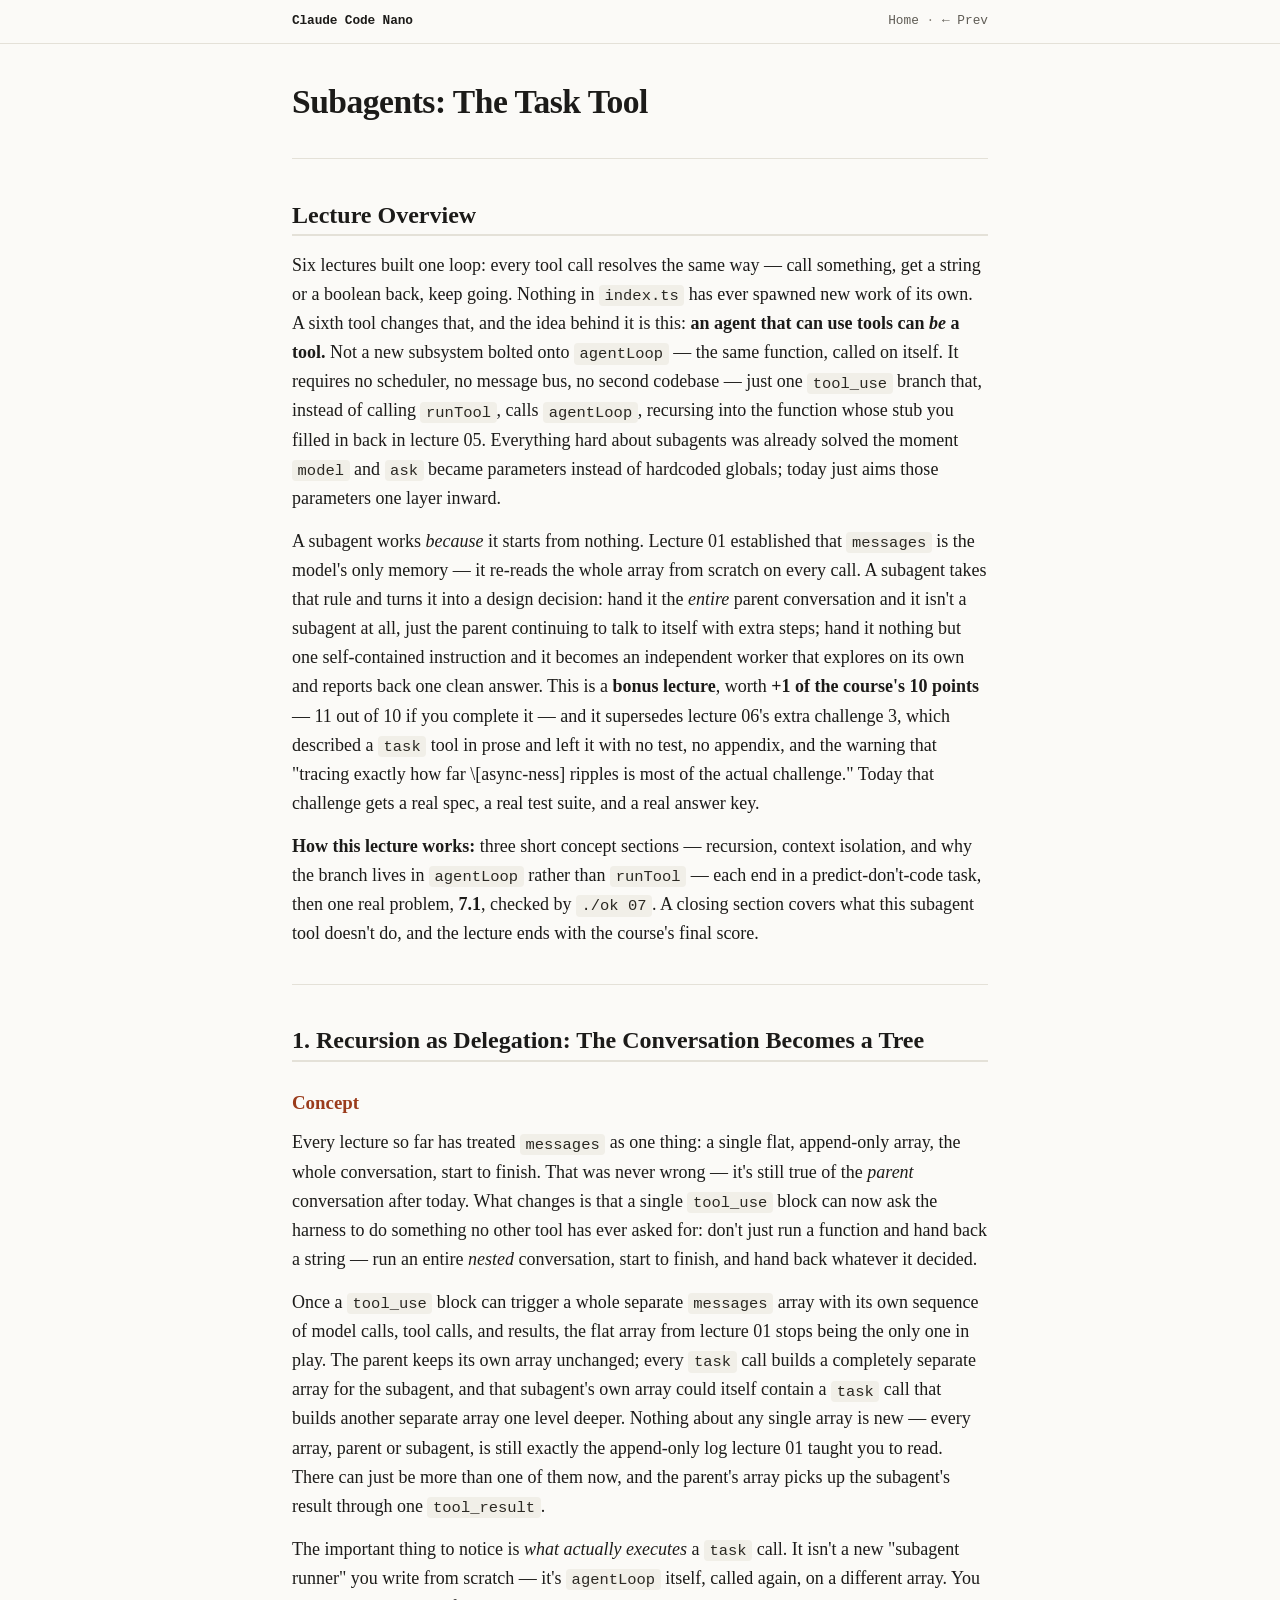
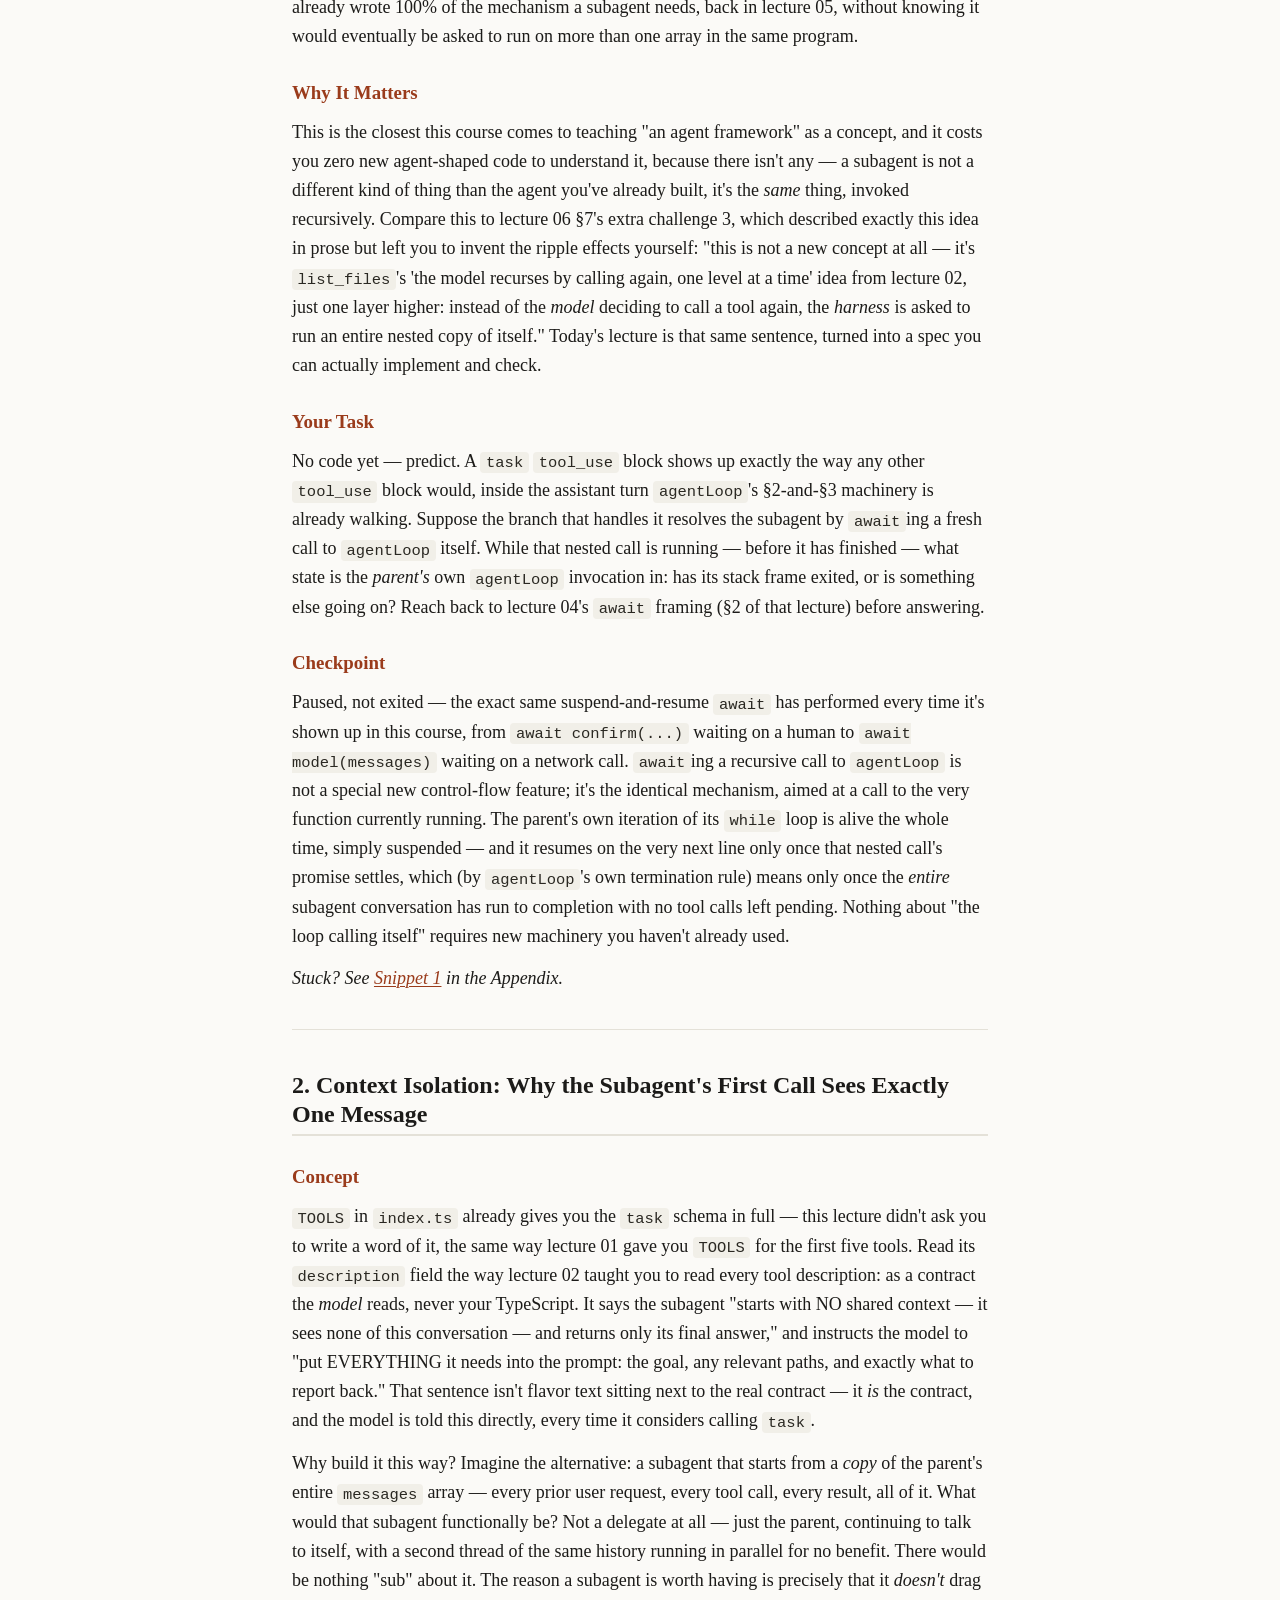
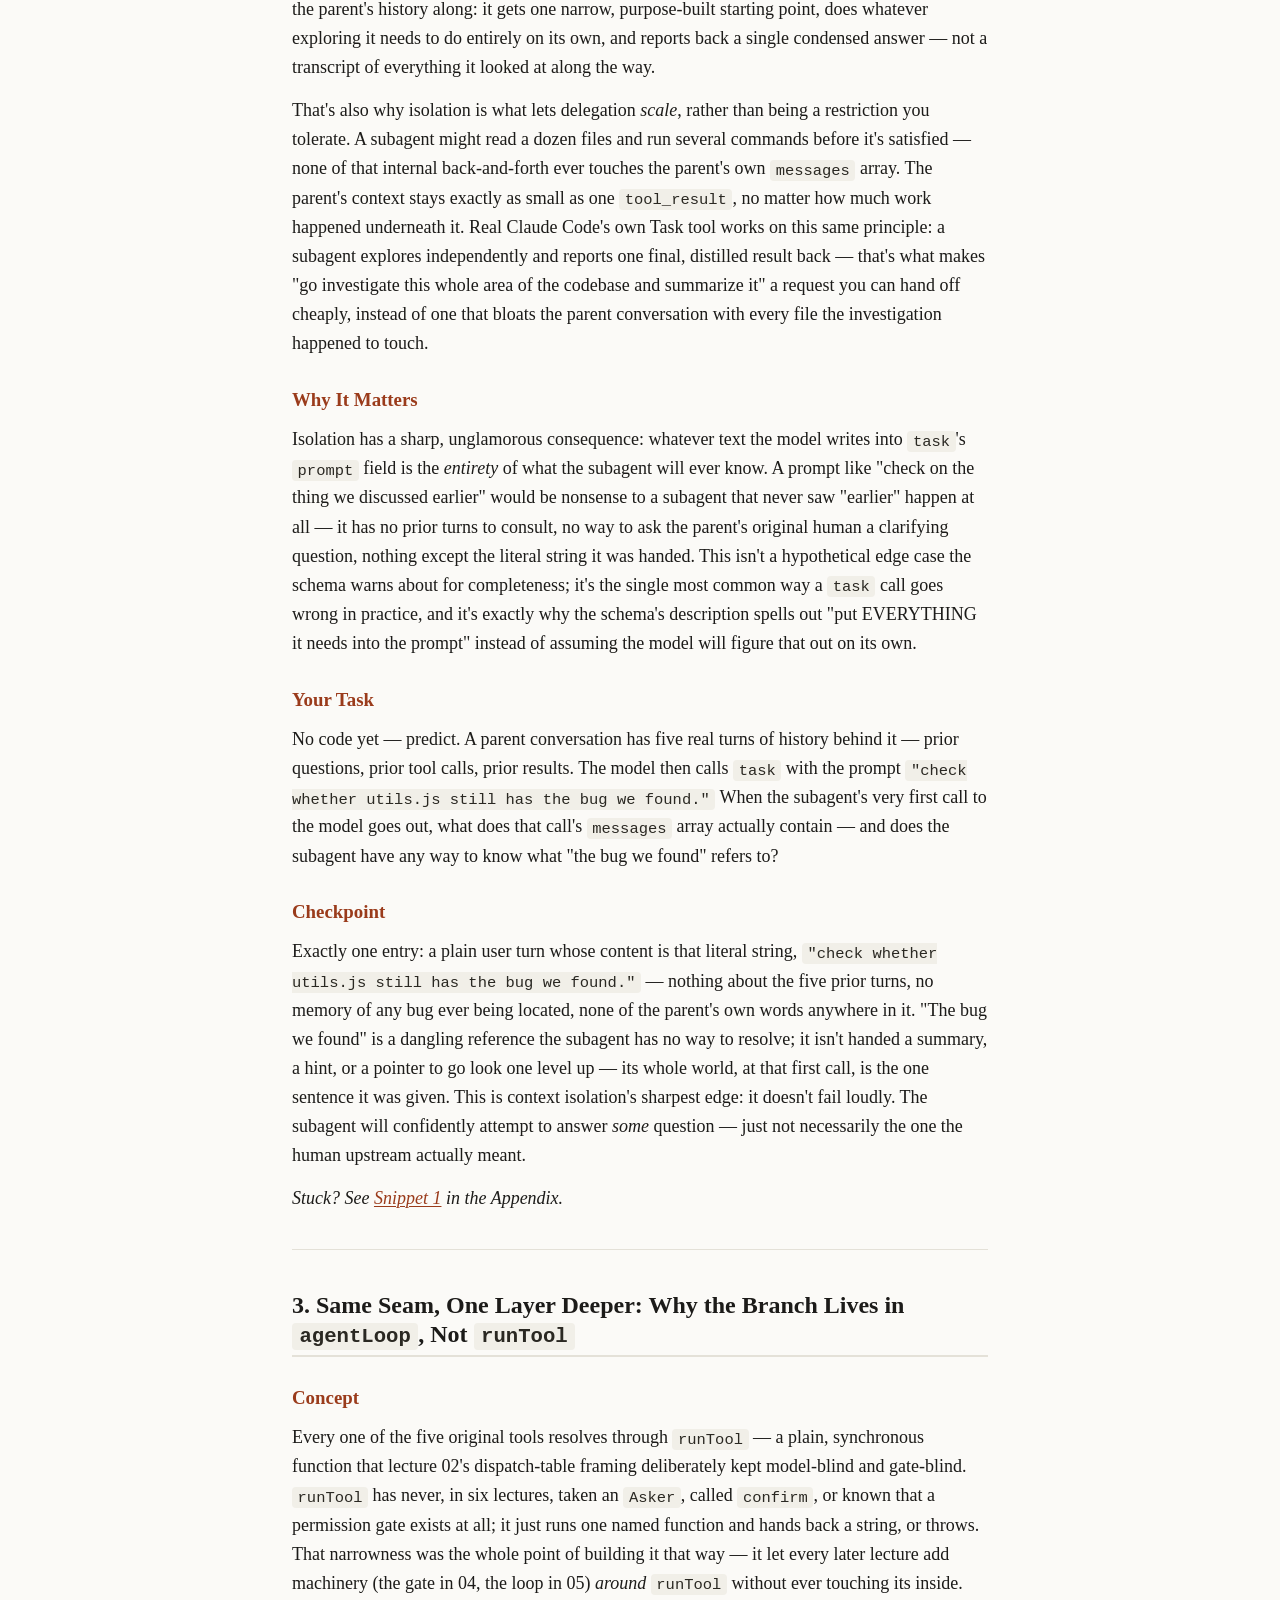
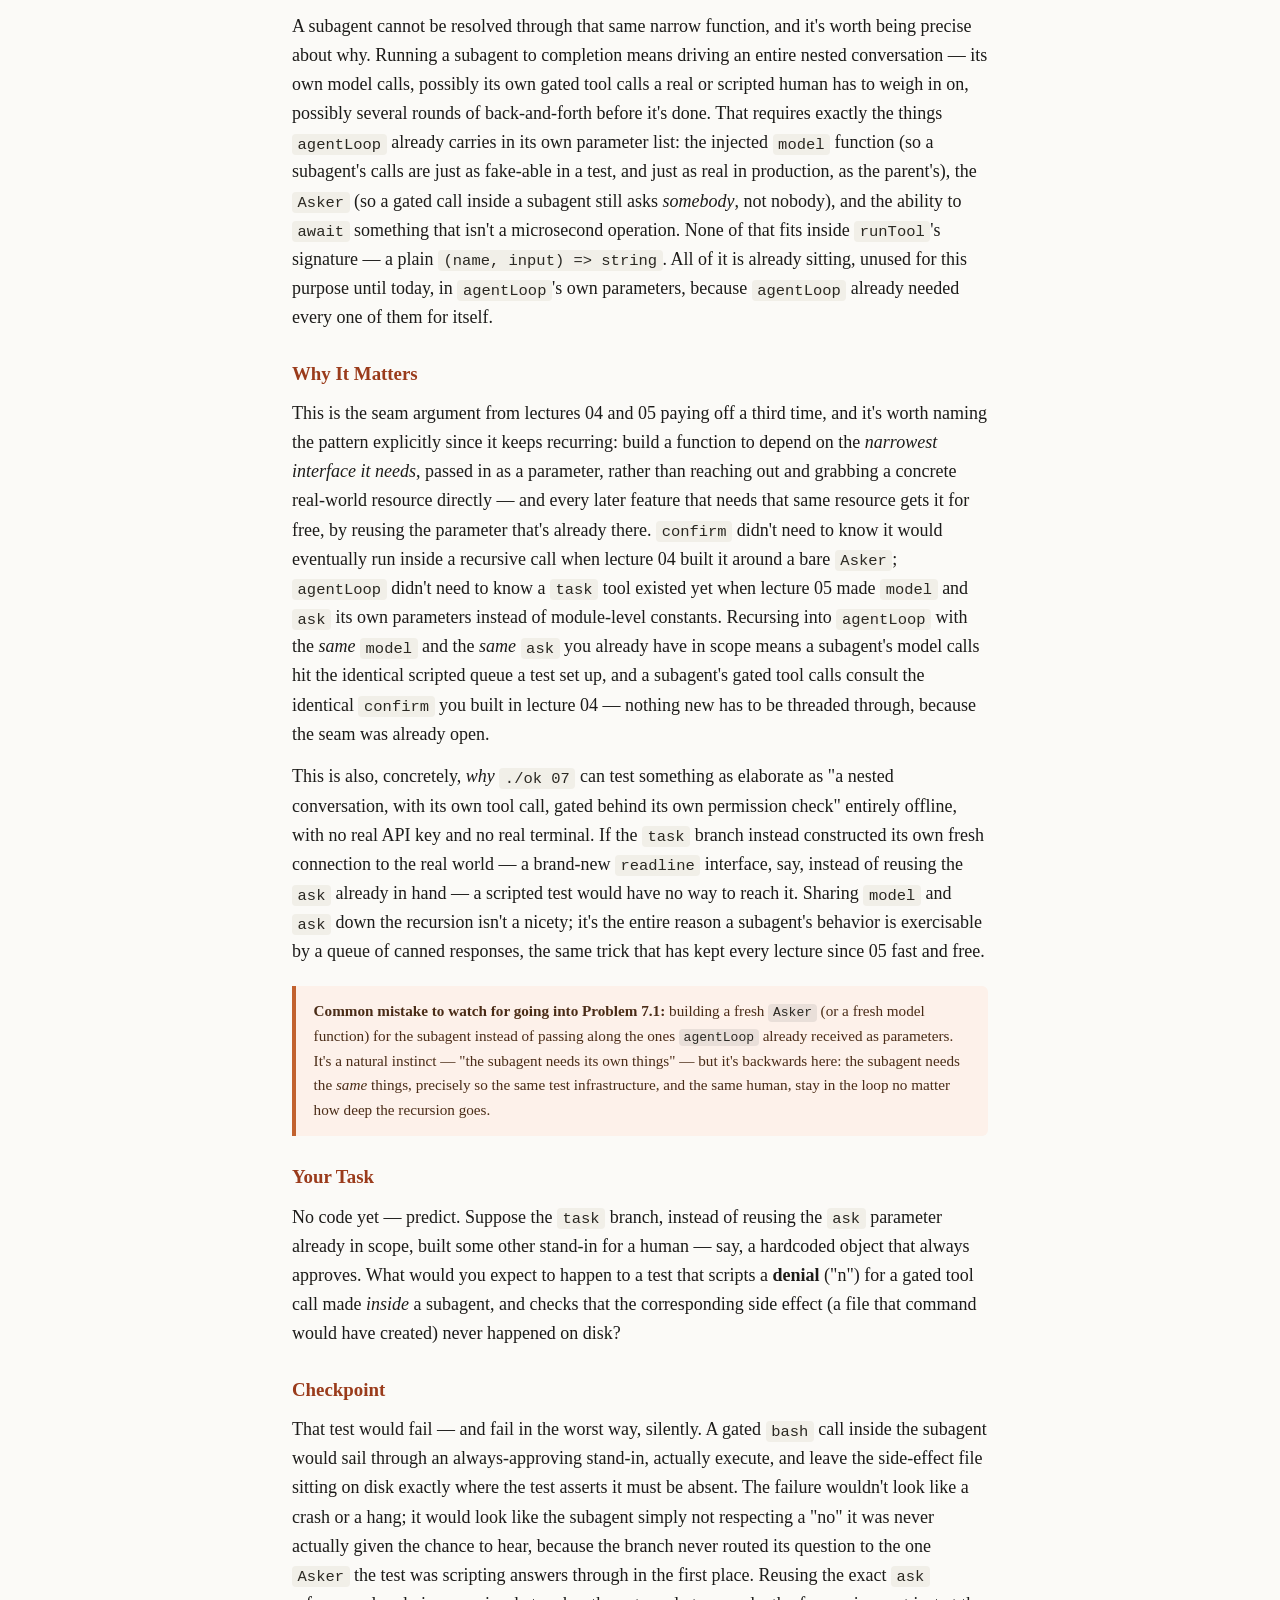
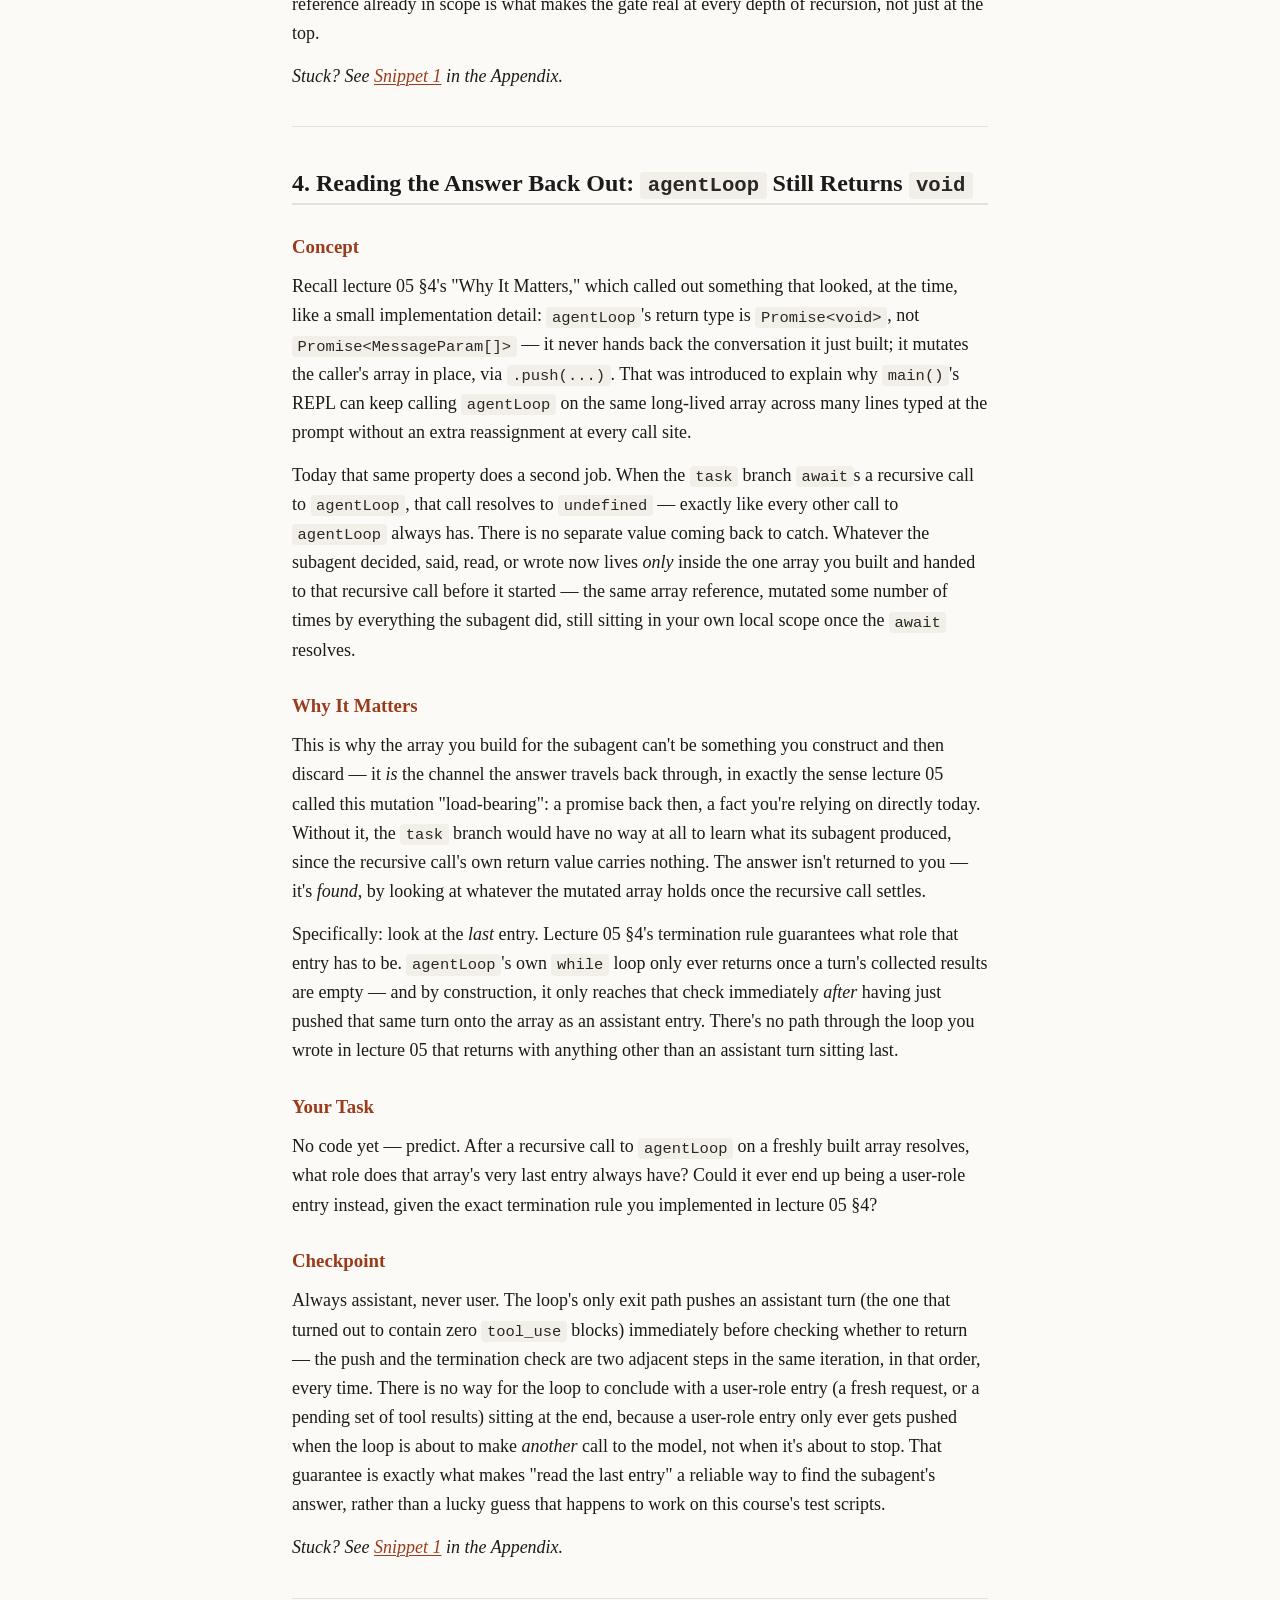
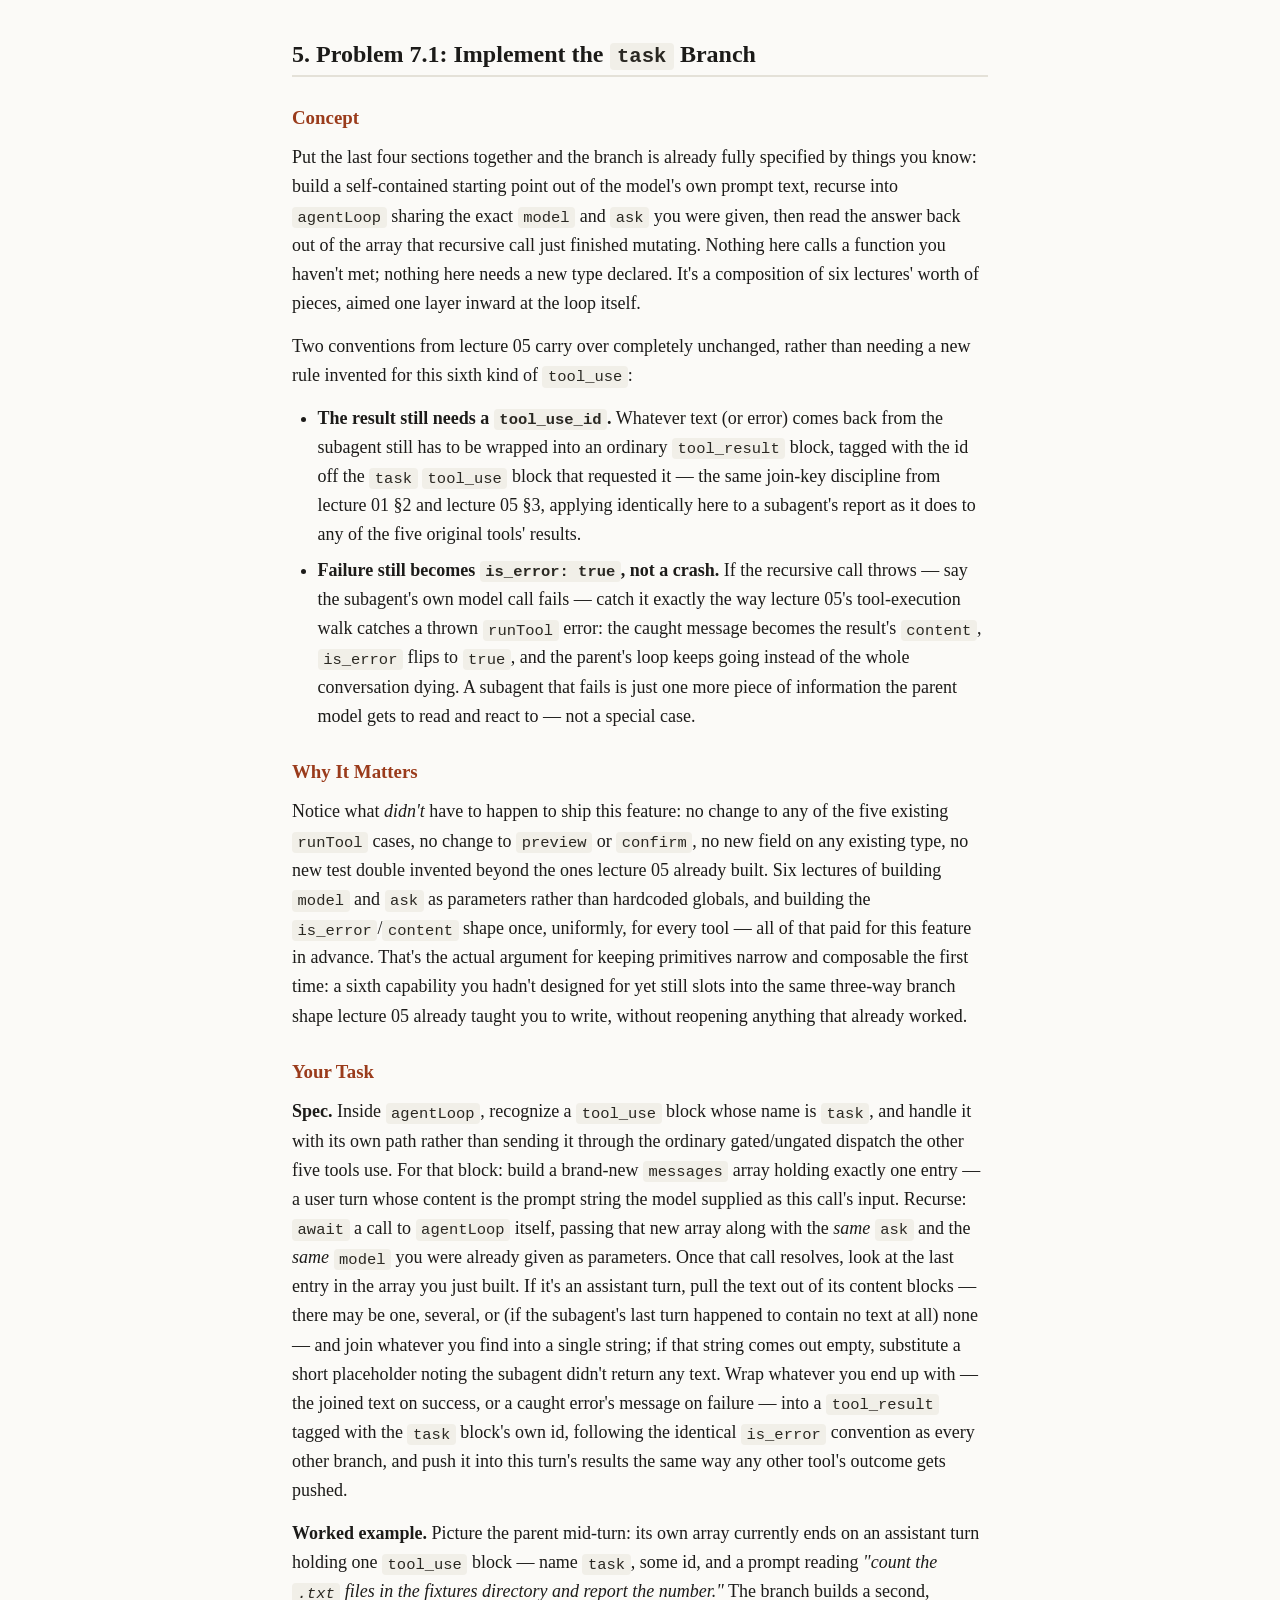
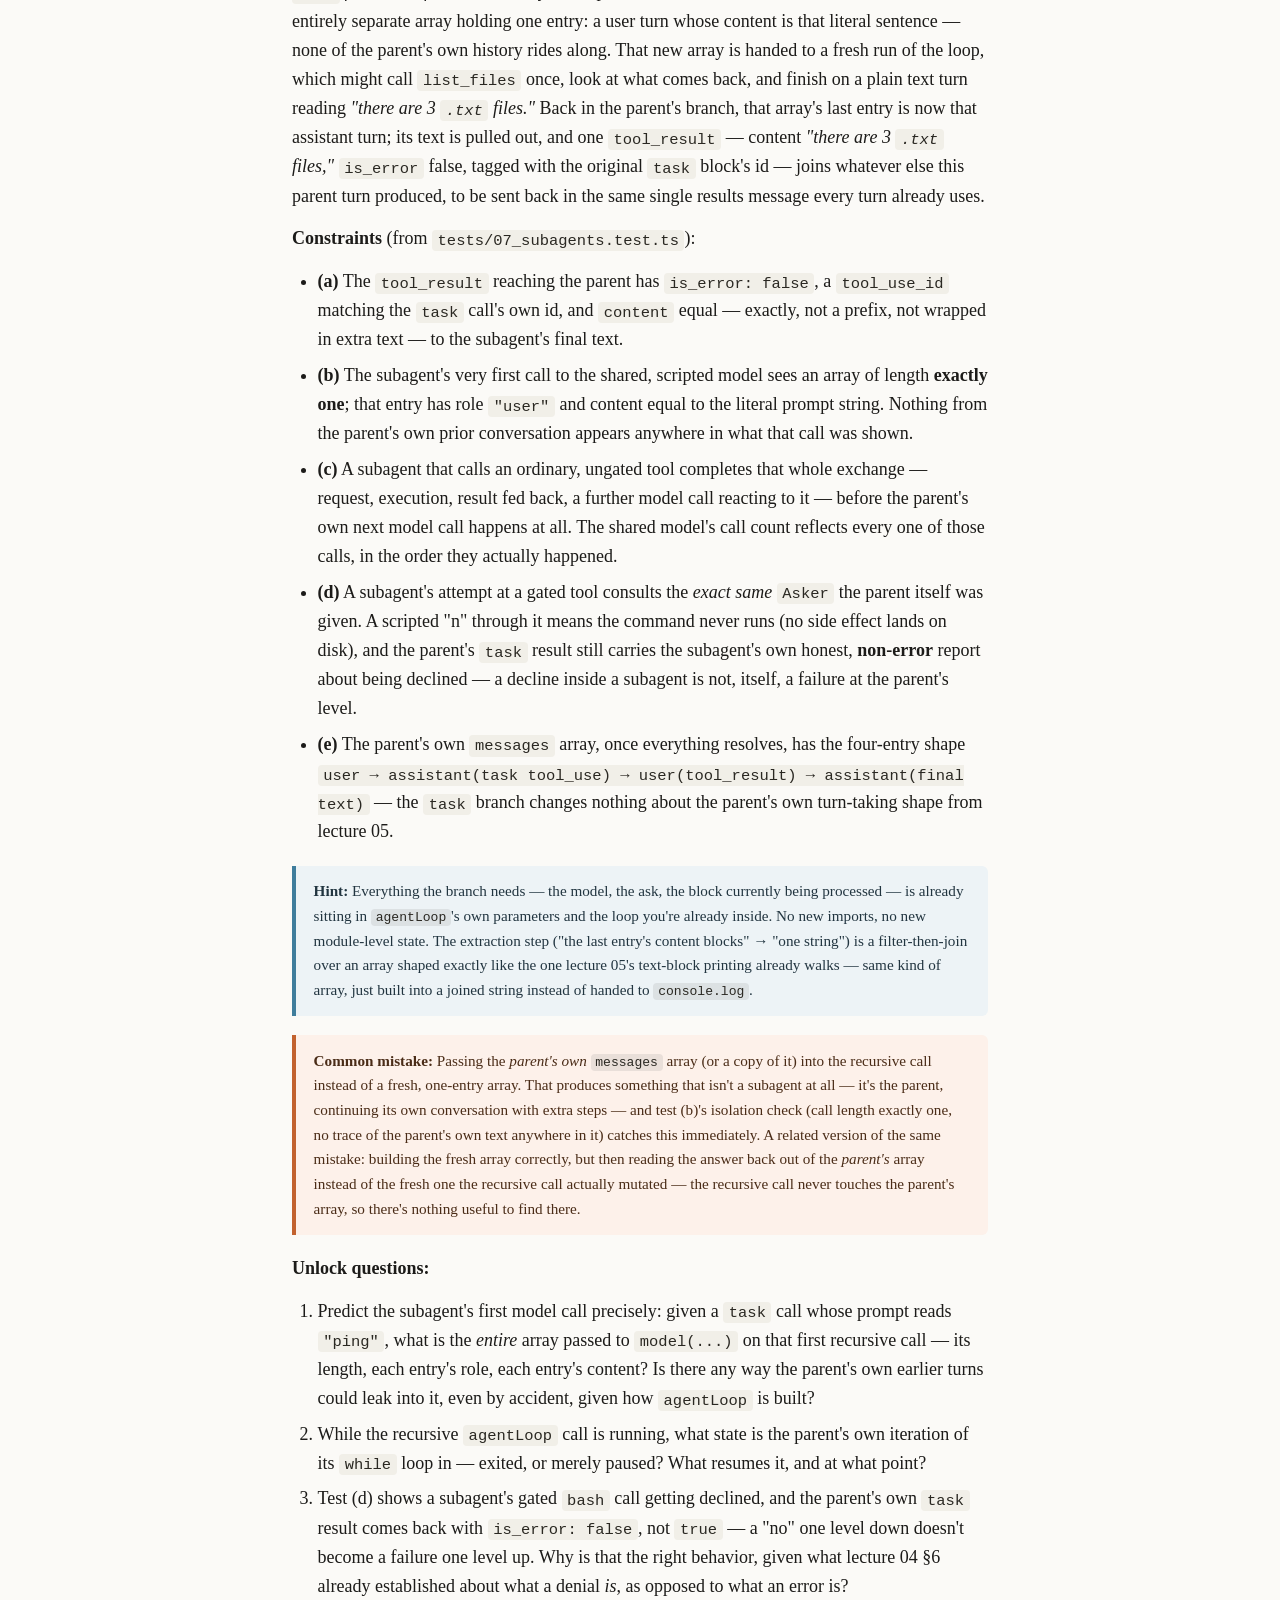
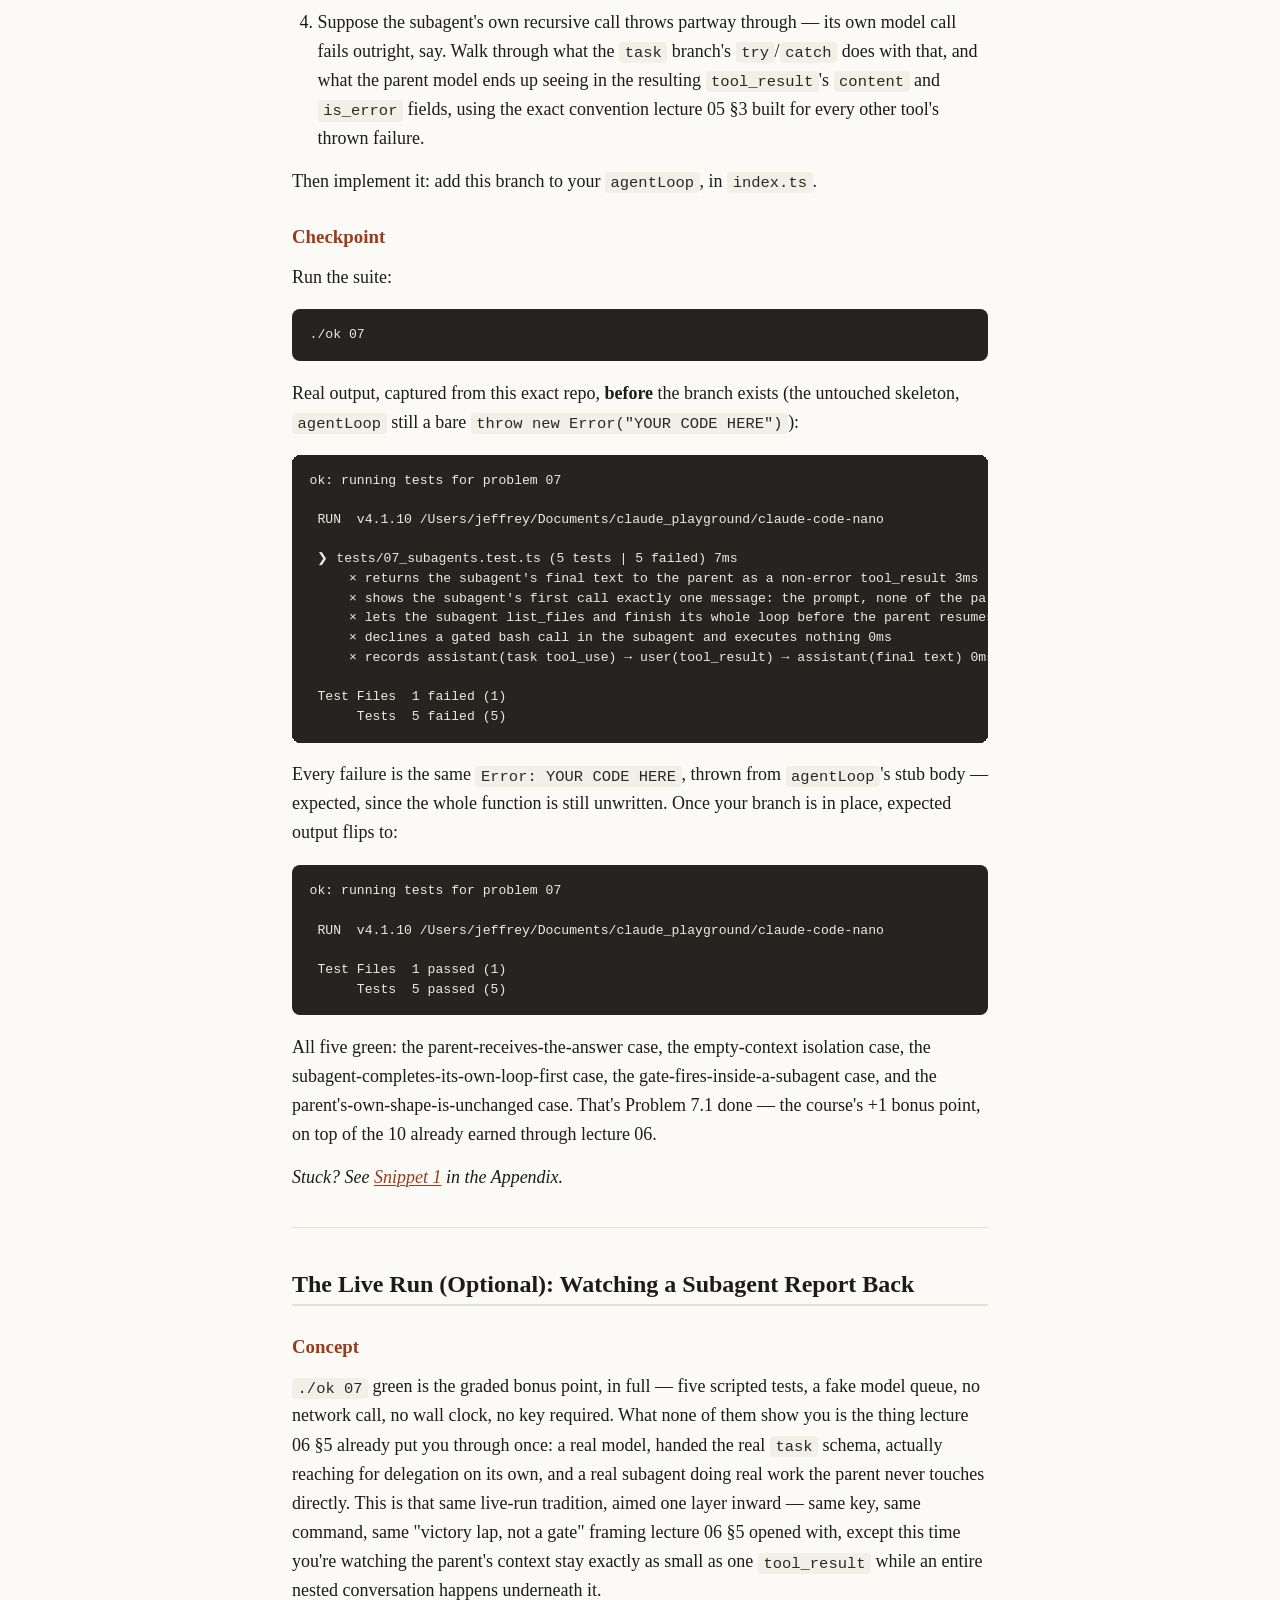
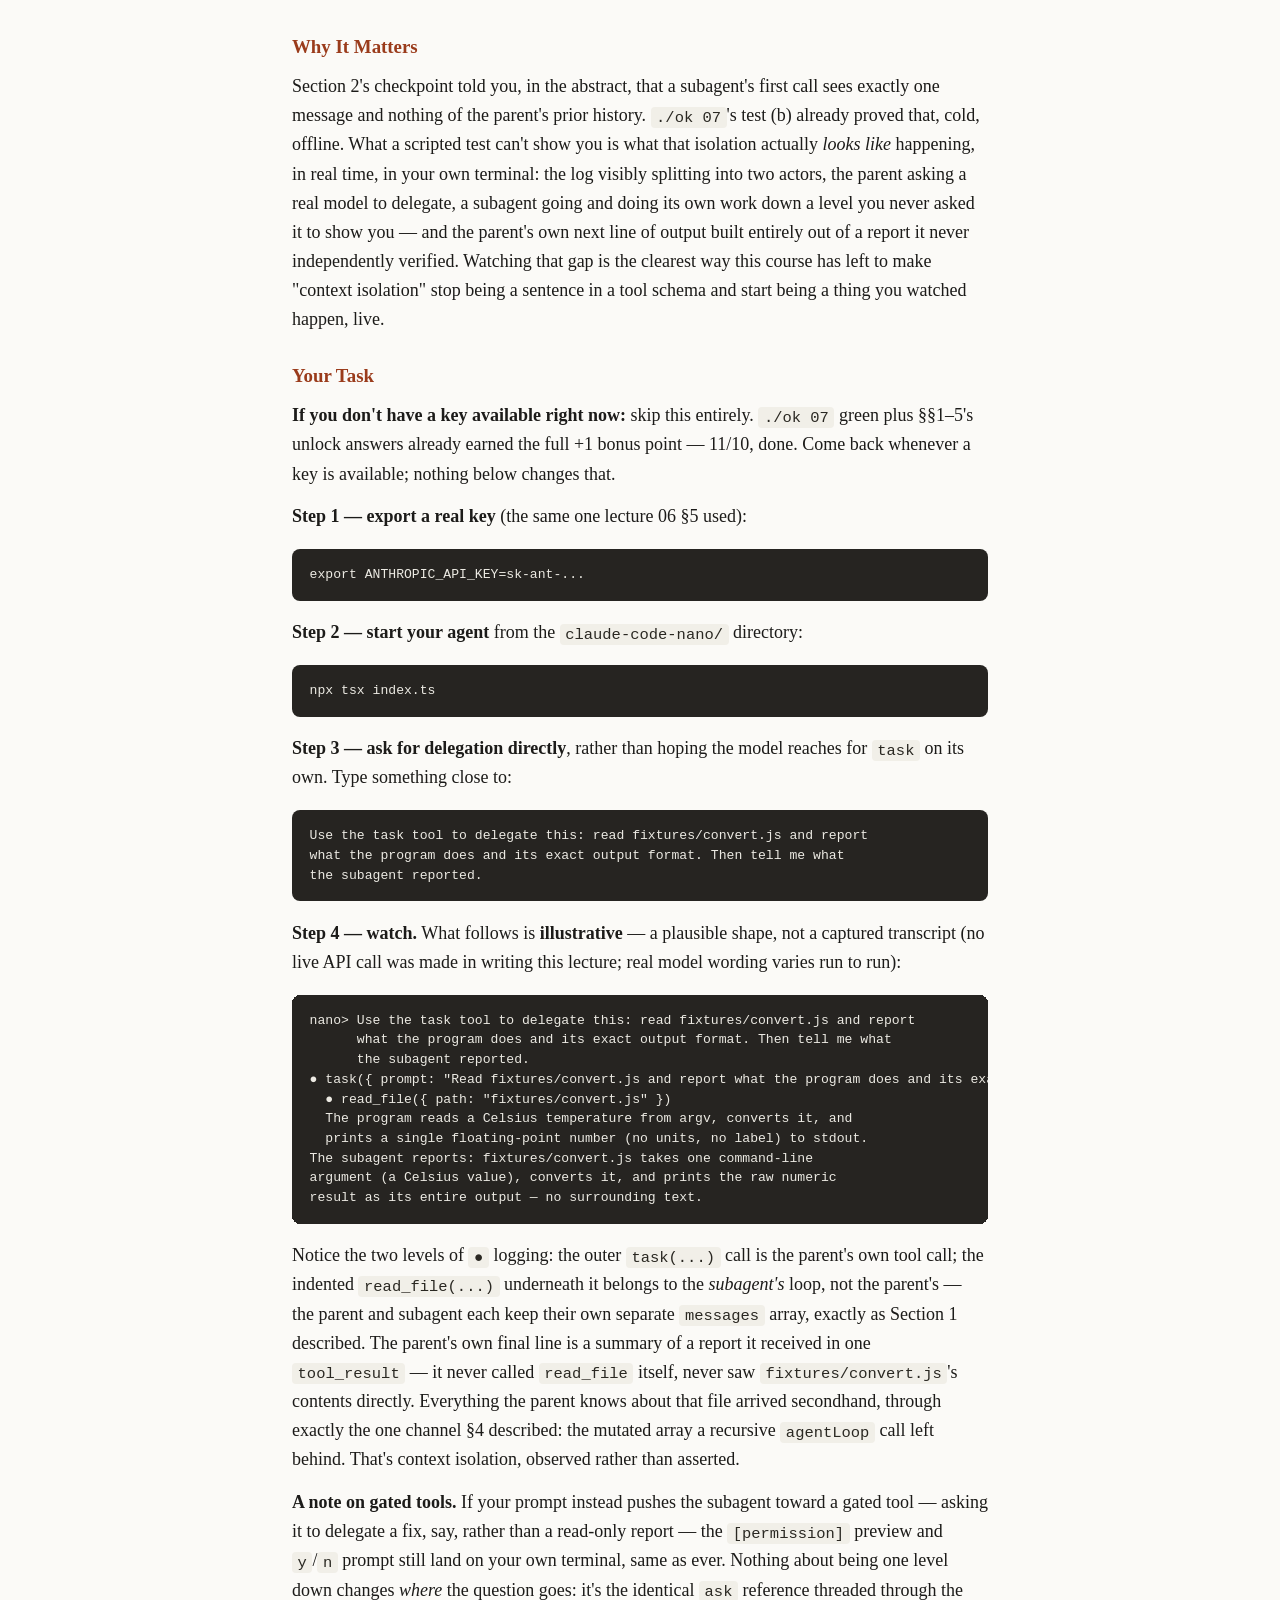
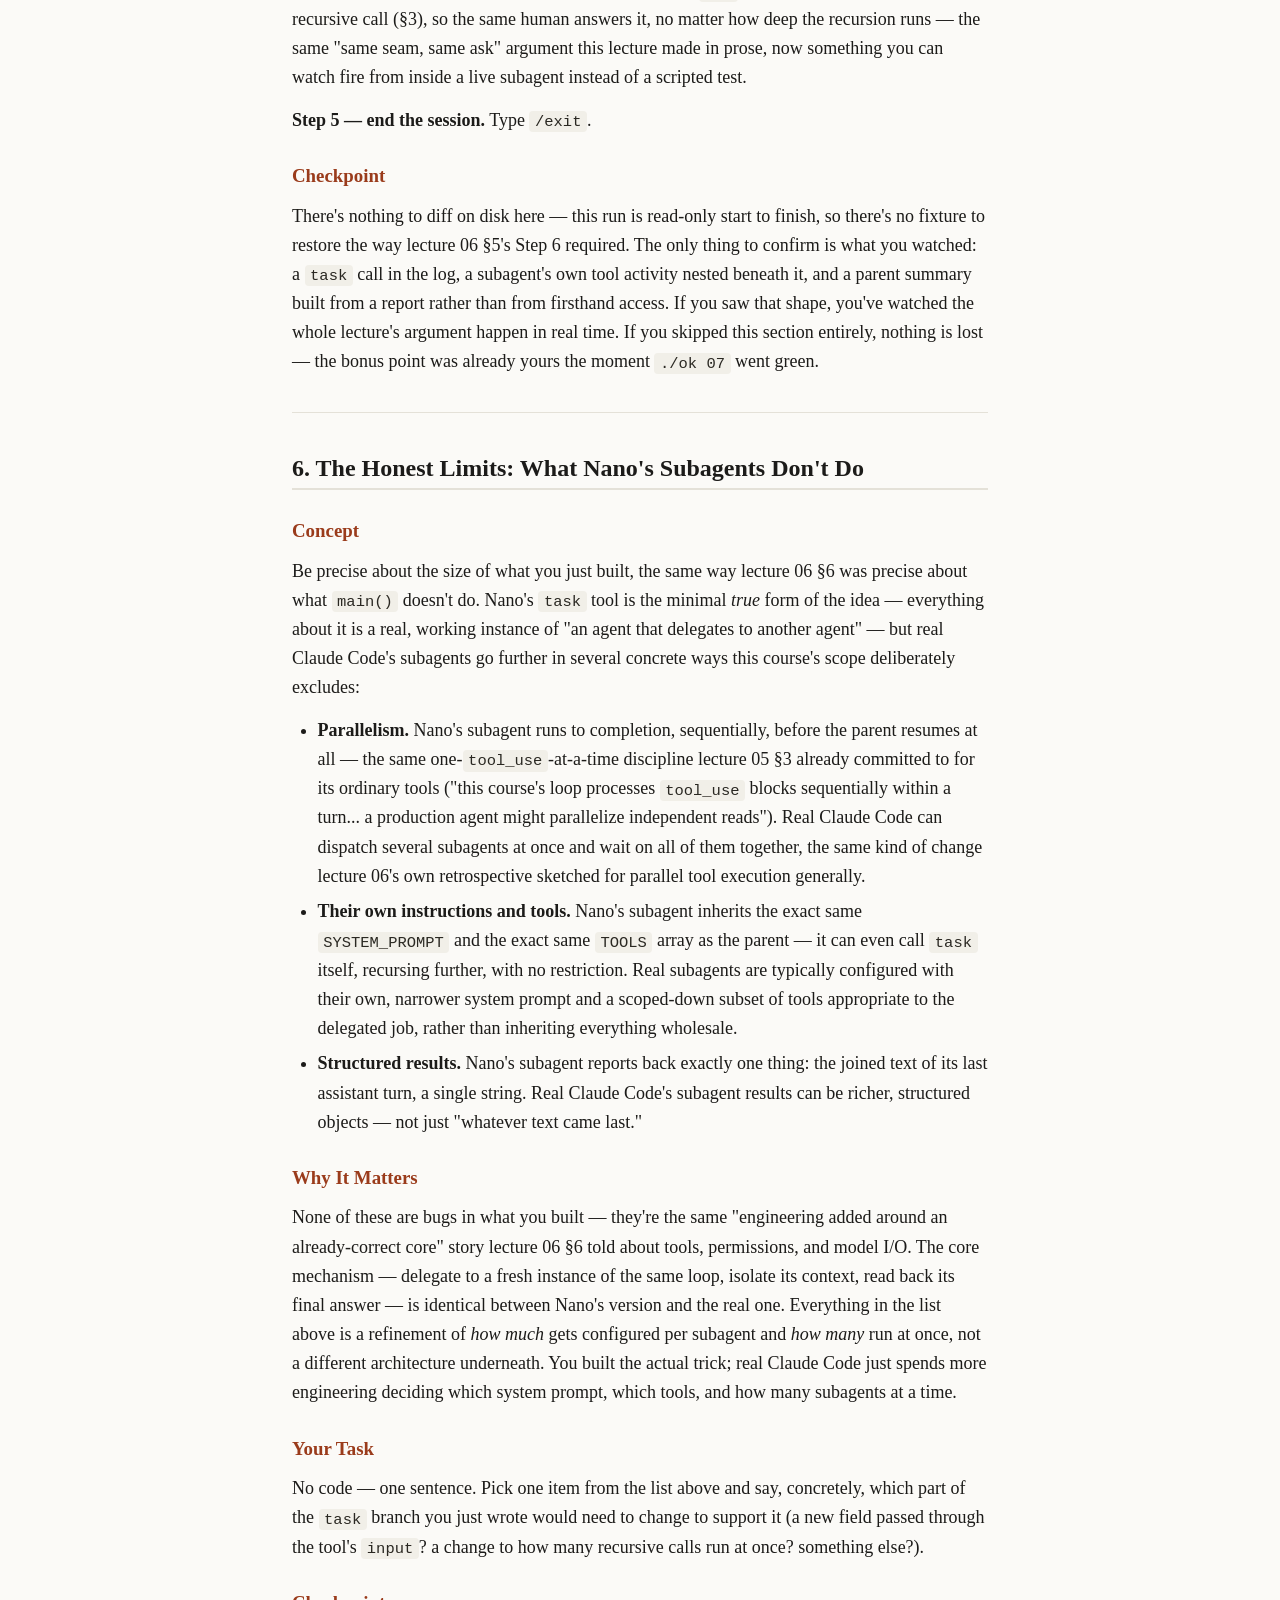
<file: claude_code_nano/07_subagents.html>
<!DOCTYPE html>
<html lang="en">
<head>
<meta charset="utf-8">
<meta name="viewport" content="width=device-width, initial-scale=1">
<title>Subagents: The Task Tool &mdash; Claude Code Nano</title>
<link rel="stylesheet" href="styles.css">
</head>
<body>
<nav class="topbar"><div class="topbar-inner"><span class="brand"><a href="index.html">Claude Code Nano</a></span><span class="crumbs"><a href="index.html">Home</a> <span class="dot">&middot;</span> <a href="06_the_repl_and_endgame.html">&larr; Prev</a></span></div></nav>
<main class="handout">
<h1 id="subagents-the-task-tool">Subagents: The Task Tool</h1>
<hr>
<h2 id="lecture-overview">Lecture Overview</h2>
<p>Six lectures built one loop: every tool call resolves the same way — call something, get a string or a boolean back, keep going. Nothing in <code>index.ts</code> has ever spawned new work of its own. A sixth tool changes that, and the idea behind it is this: <strong>an agent that can use tools can <em>be</em> a tool.</strong> Not a new subsystem bolted onto <code>agentLoop</code> — the same function, called on itself. It requires no scheduler, no message bus, no second codebase — just one <code>tool_use</code> branch that, instead of calling <code>runTool</code>, calls <code>agentLoop</code>, recursing into the function whose stub you filled in back in lecture 05. Everything hard about subagents was already solved the moment <code>model</code> and <code>ask</code> became parameters instead of hardcoded globals; today just aims those parameters one layer inward.</p>
<p>A subagent works <em>because</em> it starts from nothing. Lecture 01 established that <code>messages</code> is the model's only memory — it re-reads the whole array from scratch on every call. A subagent takes that rule and turns it into a design decision: hand it the <em>entire</em> parent conversation and it isn't a subagent at all, just the parent continuing to talk to itself with extra steps; hand it nothing but one self-contained instruction and it becomes an independent worker that explores on its own and reports back one clean answer. This is a <strong>bonus lecture</strong>, worth <strong>+1 of the course's 10 points</strong> — 11 out of 10 if you complete it — and it supersedes lecture 06's extra challenge 3, which described a <code>task</code> tool in prose and left it with no test, no appendix, and the warning that "tracing exactly how far \[async-ness] ripples is most of the actual challenge." Today that challenge gets a real spec, a real test suite, and a real answer key.</p>
<p><strong>How this lecture works:</strong> three short concept sections — recursion, context isolation, and why the branch lives in <code>agentLoop</code> rather than <code>runTool</code> — each end in a predict-don't-code task, then one real problem, <strong>7.1</strong>, checked by <code>./ok 07</code>. A closing section covers what this subagent tool doesn't do, and the lecture ends with the course's final score.</p>
<hr>
<h2 id="1-recursion-as-delegation-the-conversation-becomes-a-tree">1. Recursion as Delegation: The Conversation Becomes a Tree</h2>
<h3 id="concept">Concept</h3>
<p>Every lecture so far has treated <code>messages</code> as one thing: a single flat, append-only array, the whole conversation, start to finish. That was never wrong — it's still true of the <em>parent</em> conversation after today. What changes is that a single <code>tool_use</code> block can now ask the harness to do something no other tool has ever asked for: don't just run a function and hand back a string — run an entire <em>nested</em> conversation, start to finish, and hand back whatever it decided.</p>
<p>Once a <code>tool_use</code> block can trigger a whole separate <code>messages</code> array with its own sequence of model calls, tool calls, and results, the flat array from lecture 01 stops being the only one in play. The parent keeps its own array unchanged; every <code>task</code> call builds a completely separate array for the subagent, and that subagent's own array could itself contain a <code>task</code> call that builds another separate array one level deeper. Nothing about any single array is new — every array, parent or subagent, is still exactly the append-only log lecture 01 taught you to read. There can just be more than one of them now, and the parent's array picks up the subagent's result through one <code>tool_result</code>.</p>
<p>The important thing to notice is <em>what actually executes</em> a <code>task</code> call. It isn't a new "subagent runner" you write from scratch — it's <code>agentLoop</code> itself, called again, on a different array. You already wrote 100% of the mechanism a subagent needs, back in lecture 05, without knowing it would eventually be asked to run on more than one array in the same program.</p>
<h3 id="why-it-matters">Why It Matters</h3>
<p>This is the closest this course comes to teaching "an agent framework" as a concept, and it costs you zero new agent-shaped code to understand it, because there isn't any — a subagent is not a different kind of thing than the agent you've already built, it's the <em>same</em> thing, invoked recursively. Compare this to lecture 06 §7's extra challenge 3, which described exactly this idea in prose but left you to invent the ripple effects yourself: "this is not a new concept at all — it's <code>list_files</code>'s 'the model recurses by calling again, one level at a time' idea from lecture 02, just one layer higher: instead of the <em>model</em> deciding to call a tool again, the <em>harness</em> is asked to run an entire nested copy of itself." Today's lecture is that same sentence, turned into a spec you can actually implement and check.</p>
<h3 id="your-task">Your Task</h3>
<p>No code yet — predict. A <code>task</code> <code>tool_use</code> block shows up exactly the way any other <code>tool_use</code> block would, inside the assistant turn <code>agentLoop</code>'s §2-and-§3 machinery is already walking. Suppose the branch that handles it resolves the subagent by <code>await</code>ing a fresh call to <code>agentLoop</code> itself. While that nested call is running — before it has finished — what state is the <em>parent's</em> own <code>agentLoop</code> invocation in: has its stack frame exited, or is something else going on? Reach back to lecture 04's <code>await</code> framing (§2 of that lecture) before answering.</p>
<h3 id="checkpoint">Checkpoint</h3>
<p>Paused, not exited — the exact same suspend-and-resume <code>await</code> has performed every time it's shown up in this course, from <code>await confirm(...)</code> waiting on a human to <code>await model(messages)</code> waiting on a network call. <code>await</code>ing a recursive call to <code>agentLoop</code> is not a special new control-flow feature; it's the identical mechanism, aimed at a call to the very function currently running. The parent's own iteration of its <code>while</code> loop is alive the whole time, simply suspended — and it resumes on the very next line only once that nested call's promise settles, which (by <code>agentLoop</code>'s own termination rule) means only once the <em>entire</em> subagent conversation has run to completion with no tool calls left pending. Nothing about "the loop calling itself" requires new machinery you haven't already used.</p>
<p><em>Stuck? See <a href="#snippet-1-the-task-branch-in-context">Snippet 1</a> in the Appendix.</em></p>
<hr>
<h2 id="2-context-isolation-why-the-subagents-first-call-sees-exactly-one-message">2. Context Isolation: Why the Subagent's First Call Sees Exactly One Message</h2>
<h3 id="concept-1">Concept</h3>
<p><code>TOOLS</code> in <code>index.ts</code> already gives you the <code>task</code> schema in full — this lecture didn't ask you to write a word of it, the same way lecture 01 gave you <code>TOOLS</code> for the first five tools. Read its <code>description</code> field the way lecture 02 taught you to read every tool description: as a contract the <em>model</em> reads, never your TypeScript. It says the subagent "starts with NO shared context — it sees none of this conversation — and returns only its final answer," and instructs the model to "put EVERYTHING it needs into the prompt: the goal, any relevant paths, and exactly what to report back." That sentence isn't flavor text sitting next to the real contract — it <em>is</em> the contract, and the model is told this directly, every time it considers calling <code>task</code>.</p>
<p>Why build it this way? Imagine the alternative: a subagent that starts from a <em>copy</em> of the parent's entire <code>messages</code> array — every prior user request, every tool call, every result, all of it. What would that subagent functionally be? Not a delegate at all — just the parent, continuing to talk to itself, with a second thread of the same history running in parallel for no benefit. There would be nothing "sub" about it. The reason a subagent is worth having is precisely that it <em>doesn't</em> drag the parent's history along: it gets one narrow, purpose-built starting point, does whatever exploring it needs to do entirely on its own, and reports back a single condensed answer — not a transcript of everything it looked at along the way.</p>
<p>That's also why isolation is what lets delegation <em>scale</em>, rather than being a restriction you tolerate. A subagent might read a dozen files and run several commands before it's satisfied — none of that internal back-and-forth ever touches the parent's own <code>messages</code> array. The parent's context stays exactly as small as one <code>tool_result</code>, no matter how much work happened underneath it. Real Claude Code's own Task tool works on this same principle: a subagent explores independently and reports one final, distilled result back — that's what makes "go investigate this whole area of the codebase and summarize it" a request you can hand off cheaply, instead of one that bloats the parent conversation with every file the investigation happened to touch.</p>
<h3 id="why-it-matters-1">Why It Matters</h3>
<p>Isolation has a sharp, unglamorous consequence: whatever text the model writes into <code>task</code>'s <code>prompt</code> field is the <em>entirety</em> of what the subagent will ever know. A prompt like "check on the thing we discussed earlier" would be nonsense to a subagent that never saw "earlier" happen at all — it has no prior turns to consult, no way to ask the parent's original human a clarifying question, nothing except the literal string it was handed. This isn't a hypothetical edge case the schema warns about for completeness; it's the single most common way a <code>task</code> call goes wrong in practice, and it's exactly why the schema's description spells out "put EVERYTHING it needs into the prompt" instead of assuming the model will figure that out on its own.</p>
<h3 id="your-task-1">Your Task</h3>
<p>No code yet — predict. A parent conversation has five real turns of history behind it — prior questions, prior tool calls, prior results. The model then calls <code>task</code> with the prompt <code>&quot;check whether utils.js still has the bug we found.&quot;</code> When the subagent's very first call to the model goes out, what does that call's <code>messages</code> array actually contain — and does the subagent have any way to know what "the bug we found" refers to?</p>
<h3 id="checkpoint-1">Checkpoint</h3>
<p>Exactly one entry: a plain user turn whose content is that literal string, <code>&quot;check whether utils.js still has the bug we found.&quot;</code> — nothing about the five prior turns, no memory of any bug ever being located, none of the parent's own words anywhere in it. "The bug we found" is a dangling reference the subagent has no way to resolve; it isn't handed a summary, a hint, or a pointer to go look one level up — its whole world, at that first call, is the one sentence it was given. This is context isolation's sharpest edge: it doesn't fail loudly. The subagent will confidently attempt to answer <em>some</em> question — just not necessarily the one the human upstream actually meant.</p>
<p><em>Stuck? See <a href="#snippet-1-the-task-branch-in-context">Snippet 1</a> in the Appendix.</em></p>
<hr>
<h2 id="3-same-seam-one-layer-deeper-why-the-branch-lives-in-agentloop-not-runtool">3. Same Seam, One Layer Deeper: Why the Branch Lives in <code>agentLoop</code>, Not <code>runTool</code></h2>
<h3 id="concept-2">Concept</h3>
<p>Every one of the five original tools resolves through <code>runTool</code> — a plain, synchronous function that lecture 02's dispatch-table framing deliberately kept model-blind and gate-blind. <code>runTool</code> has never, in six lectures, taken an <code>Asker</code>, called <code>confirm</code>, or known that a permission gate exists at all; it just runs one named function and hands back a string, or throws. That narrowness was the whole point of building it that way — it let every later lecture add machinery (the gate in 04, the loop in 05) <em>around</em> <code>runTool</code> without ever touching its inside.</p>
<p>A subagent cannot be resolved through that same narrow function, and it's worth being precise about why. Running a subagent to completion means driving an entire nested conversation — its own model calls, possibly its own gated tool calls a real or scripted human has to weigh in on, possibly several rounds of back-and-forth before it's done. That requires exactly the things <code>agentLoop</code> already carries in its own parameter list: the injected <code>model</code> function (so a subagent's calls are just as fake-able in a test, and just as real in production, as the parent's), the <code>Asker</code> (so a gated call inside a subagent still asks <em>somebody</em>, not nobody), and the ability to <code>await</code> something that isn't a microsecond operation. None of that fits inside <code>runTool</code>'s signature — a plain <code>(name, input) =&gt; string</code>. All of it is already sitting, unused for this purpose until today, in <code>agentLoop</code>'s own parameters, because <code>agentLoop</code> already needed every one of them for itself.</p>
<h3 id="why-it-matters-2">Why It Matters</h3>
<p>This is the seam argument from lectures 04 and 05 paying off a third time, and it's worth naming the pattern explicitly since it keeps recurring: build a function to depend on the <em>narrowest interface it needs</em>, passed in as a parameter, rather than reaching out and grabbing a concrete real-world resource directly — and every later feature that needs that same resource gets it for free, by reusing the parameter that's already there. <code>confirm</code> didn't need to know it would eventually run inside a recursive call when lecture 04 built it around a bare <code>Asker</code>; <code>agentLoop</code> didn't need to know a <code>task</code> tool existed yet when lecture 05 made <code>model</code> and <code>ask</code> its own parameters instead of module-level constants. Recursing into <code>agentLoop</code> with the <em>same</em> <code>model</code> and the <em>same</em> <code>ask</code> you already have in scope means a subagent's model calls hit the identical scripted queue a test set up, and a subagent's gated tool calls consult the identical <code>confirm</code> you built in lecture 04 — nothing new has to be threaded through, because the seam was already open.</p>
<p>This is also, concretely, <em>why</em> <code>./ok 07</code> can test something as elaborate as "a nested conversation, with its own tool call, gated behind its own permission check" entirely offline, with no real API key and no real terminal. If the <code>task</code> branch instead constructed its own fresh connection to the real world — a brand-new <code>readline</code> interface, say, instead of reusing the <code>ask</code> already in hand — a scripted test would have no way to reach it. Sharing <code>model</code> and <code>ask</code> down the recursion isn't a nicety; it's the entire reason a subagent's behavior is exercisable by a queue of canned responses, the same trick that has kept every lecture since 05 fast and free.</p>
<blockquote class="callout warn"><strong>Common mistake to watch for going into Problem 7.1:</strong> building a fresh <code>Asker</code> (or a fresh model function) for the subagent instead of passing along the ones <code>agentLoop</code> already received as parameters. It's a natural instinct — "the subagent needs its own things" — but it's backwards here: the subagent needs the <em>same</em> things, precisely so the same test infrastructure, and the same human, stay in the loop no matter how deep the recursion goes.</blockquote>
<h3 id="your-task-2">Your Task</h3>
<p>No code yet — predict. Suppose the <code>task</code> branch, instead of reusing the <code>ask</code> parameter already in scope, built some other stand-in for a human — say, a hardcoded object that always approves. What would you expect to happen to a test that scripts a <strong>denial</strong> ("n") for a gated tool call made <em>inside</em> a subagent, and checks that the corresponding side effect (a file that command would have created) never happened on disk?</p>
<h3 id="checkpoint-2">Checkpoint</h3>
<p>That test would fail — and fail in the worst way, silently. A gated <code>bash</code> call inside the subagent would sail through an always-approving stand-in, actually execute, and leave the side-effect file sitting on disk exactly where the test asserts it must be absent. The failure wouldn't look like a crash or a hang; it would look like the subagent simply not respecting a "no" it was never actually given the chance to hear, because the branch never routed its question to the one <code>Asker</code> the test was scripting answers through in the first place. Reusing the exact <code>ask</code> reference already in scope is what makes the gate real at every depth of recursion, not just at the top.</p>
<p><em>Stuck? See <a href="#snippet-1-the-task-branch-in-context">Snippet 1</a> in the Appendix.</em></p>
<hr>
<h2 id="4-reading-the-answer-back-out-agentloop-still-returns-void">4. Reading the Answer Back Out: <code>agentLoop</code> Still Returns <code>void</code></h2>
<h3 id="concept-3">Concept</h3>
<p>Recall lecture 05 §4's "Why It Matters," which called out something that looked, at the time, like a small implementation detail: <code>agentLoop</code>'s return type is <code>Promise&lt;void&gt;</code>, not <code>Promise&lt;MessageParam[]&gt;</code> — it never hands back the conversation it just built; it mutates the caller's array in place, via <code>.push(...)</code>. That was introduced to explain why <code>main()</code>'s REPL can keep calling <code>agentLoop</code> on the same long-lived array across many lines typed at the prompt without an extra reassignment at every call site.</p>
<p>Today that same property does a second job. When the <code>task</code> branch <code>await</code>s a recursive call to <code>agentLoop</code>, that call resolves to <code>undefined</code> — exactly like every other call to <code>agentLoop</code> always has. There is no separate value coming back to catch. Whatever the subagent decided, said, read, or wrote now lives <em>only</em> inside the one array you built and handed to that recursive call before it started — the same array reference, mutated some number of times by everything the subagent did, still sitting in your own local scope once the <code>await</code> resolves.</p>
<h3 id="why-it-matters-3">Why It Matters</h3>
<p>This is why the array you build for the subagent can't be something you construct and then discard — it <em>is</em> the channel the answer travels back through, in exactly the sense lecture 05 called this mutation "load-bearing": a promise back then, a fact you're relying on directly today. Without it, the <code>task</code> branch would have no way at all to learn what its subagent produced, since the recursive call's own return value carries nothing. The answer isn't returned to you — it's <em>found</em>, by looking at whatever the mutated array holds once the recursive call settles.</p>
<p>Specifically: look at the <em>last</em> entry. Lecture 05 §4's termination rule guarantees what role that entry has to be. <code>agentLoop</code>'s own <code>while</code> loop only ever returns once a turn's collected results are empty — and by construction, it only reaches that check immediately <em>after</em> having just pushed that same turn onto the array as an assistant entry. There's no path through the loop you wrote in lecture 05 that returns with anything other than an assistant turn sitting last.</p>
<h3 id="your-task-3">Your Task</h3>
<p>No code yet — predict. After a recursive call to <code>agentLoop</code> on a freshly built array resolves, what role does that array's very last entry always have? Could it ever end up being a user-role entry instead, given the exact termination rule you implemented in lecture 05 §4?</p>
<h3 id="checkpoint-3">Checkpoint</h3>
<p>Always assistant, never user. The loop's only exit path pushes an assistant turn (the one that turned out to contain zero <code>tool_use</code> blocks) immediately before checking whether to return — the push and the termination check are two adjacent steps in the same iteration, in that order, every time. There is no way for the loop to conclude with a user-role entry (a fresh request, or a pending set of tool results) sitting at the end, because a user-role entry only ever gets pushed when the loop is about to make <em>another</em> call to the model, not when it's about to stop. That guarantee is exactly what makes "read the last entry" a reliable way to find the subagent's answer, rather than a lucky guess that happens to work on this course's test scripts.</p>
<p><em>Stuck? See <a href="#snippet-1-the-task-branch-in-context">Snippet 1</a> in the Appendix.</em></p>
<hr>
<h2 id="5-problem-71-implement-the-task-branch">5. Problem 7.1: Implement the <code>task</code> Branch</h2>
<h3 id="concept-4">Concept</h3>
<p>Put the last four sections together and the branch is already fully specified by things you know: build a self-contained starting point out of the model's own prompt text, recurse into <code>agentLoop</code> sharing the exact <code>model</code> and <code>ask</code> you were given, then read the answer back out of the array that recursive call just finished mutating. Nothing here calls a function you haven't met; nothing here needs a new type declared. It's a composition of six lectures' worth of pieces, aimed one layer inward at the loop itself.</p>
<p>Two conventions from lecture 05 carry over completely unchanged, rather than needing a new rule invented for this sixth kind of <code>tool_use</code>:</p>
<ul><li><strong>The result still needs a <code>tool_use_id</code>.</strong> Whatever text (or error) comes back from the subagent still has to be wrapped into an ordinary <code>tool_result</code> block, tagged with the id off the <code>task</code> <code>tool_use</code> block that requested it — the same join-key discipline from lecture 01 §2 and lecture 05 §3, applying identically here to a subagent's report as it does to any of the five original tools' results.</li><li><strong>Failure still becomes <code>is_error: true</code>, not a crash.</strong> If the recursive call throws — say the subagent's own model call fails — catch it exactly the way lecture 05's tool-execution walk catches a thrown <code>runTool</code> error: the caught message becomes the result's <code>content</code>, <code>is_error</code> flips to <code>true</code>, and the parent's loop keeps going instead of the whole conversation dying. A subagent that fails is just one more piece of information the parent model gets to read and react to — not a special case.</li></ul>
<h3 id="why-it-matters-4">Why It Matters</h3>
<p>Notice what <em>didn't</em> have to happen to ship this feature: no change to any of the five existing <code>runTool</code> cases, no change to <code>preview</code> or <code>confirm</code>, no new field on any existing type, no new test double invented beyond the ones lecture 05 already built. Six lectures of building <code>model</code> and <code>ask</code> as parameters rather than hardcoded globals, and building the <code>is_error</code>/<code>content</code> shape once, uniformly, for every tool — all of that paid for this feature in advance. That's the actual argument for keeping primitives narrow and composable the first time: a sixth capability you hadn't designed for yet still slots into the same three-way branch shape lecture 05 already taught you to write, without reopening anything that already worked.</p>
<h3 id="your-task-4">Your Task</h3>
<p><strong>Spec.</strong> Inside <code>agentLoop</code>, recognize a <code>tool_use</code> block whose name is <code>task</code>, and handle it with its own path rather than sending it through the ordinary gated/ungated dispatch the other five tools use. For that block: build a brand-new <code>messages</code> array holding exactly one entry — a user turn whose content is the prompt string the model supplied as this call's input. Recurse: <code>await</code> a call to <code>agentLoop</code> itself, passing that new array along with the <em>same</em> <code>ask</code> and the <em>same</em> <code>model</code> you were already given as parameters. Once that call resolves, look at the last entry in the array you just built. If it's an assistant turn, pull the text out of its content blocks — there may be one, several, or (if the subagent's last turn happened to contain no text at all) none — and join whatever you find into a single string; if that string comes out empty, substitute a short placeholder noting the subagent didn't return any text. Wrap whatever you end up with — the joined text on success, or a caught error's message on failure — into a <code>tool_result</code> tagged with the <code>task</code> block's own id, following the identical <code>is_error</code> convention as every other branch, and push it into this turn's results the same way any other tool's outcome gets pushed.</p>
<p><strong>Worked example.</strong> Picture the parent mid-turn: its own array currently ends on an assistant turn holding one <code>tool_use</code> block — name <code>task</code>, some id, and a prompt reading <em>"count the <code>.txt</code> files in the fixtures directory and report the number."</em> The branch builds a second, entirely separate array holding one entry: a user turn whose content is that literal sentence — none of the parent's own history rides along. That new array is handed to a fresh run of the loop, which might call <code>list_files</code> once, look at what comes back, and finish on a plain text turn reading <em>"there are 3 <code>.txt</code> files."</em> Back in the parent's branch, that array's last entry is now that assistant turn; its text is pulled out, and one <code>tool_result</code> — content <em>"there are 3 <code>.txt</code> files,"</em> <code>is_error</code> false, tagged with the original <code>task</code> block's id — joins whatever else this parent turn produced, to be sent back in the same single results message every turn already uses.</p>
<p><strong>Constraints</strong> (from <code>tests/07_subagents.test.ts</code>):</p>
<ul><li><strong>(a)</strong> The <code>tool_result</code> reaching the parent has <code>is_error: false</code>, a <code>tool_use_id</code> matching the <code>task</code> call's own id, and <code>content</code> equal — exactly, not a prefix, not wrapped in extra text — to the subagent's final text.</li><li><strong>(b)</strong> The subagent's very first call to the shared, scripted model sees an array of length <strong>exactly one</strong>; that entry has role <code>&quot;user&quot;</code> and content equal to the literal prompt string. Nothing from the parent's own prior conversation appears anywhere in what that call was shown.</li><li><strong>(c)</strong> A subagent that calls an ordinary, ungated tool completes that whole exchange — request, execution, result fed back, a further model call reacting to it — before the parent's own next model call happens at all. The shared model's call count reflects every one of those calls, in the order they actually happened.</li><li><strong>(d)</strong> A subagent's attempt at a gated tool consults the <em>exact same</em> <code>Asker</code> the parent itself was given. A scripted "n" through it means the command never runs (no side effect lands on disk), and the parent's <code>task</code> result still carries the subagent's own honest, <strong>non-error</strong> report about being declined — a decline inside a subagent is not, itself, a failure at the parent's level.</li><li><strong>(e)</strong> The parent's own <code>messages</code> array, once everything resolves, has the four-entry shape <code>user → assistant(task tool_use) → user(tool_result) → assistant(final text)</code> — the <code>task</code> branch changes nothing about the parent's own turn-taking shape from lecture 05.</li></ul>
<blockquote class="callout hint"><strong>Hint:</strong> Everything the branch needs — the model, the ask, the block currently being processed — is already sitting in <code>agentLoop</code>'s own parameters and the loop you're already inside. No new imports, no new module-level state. The extraction step ("the last entry's content blocks" → "one string") is a filter-then-join over an array shaped exactly like the one lecture 05's text-block printing already walks — same kind of array, just built into a joined string instead of handed to <code>console.log</code>.</blockquote>
<blockquote class="callout warn"><strong>Common mistake:</strong> Passing the <em>parent's own</em> <code>messages</code> array (or a copy of it) into the recursive call instead of a fresh, one-entry array. That produces something that isn't a subagent at all — it's the parent, continuing its own conversation with extra steps — and test (b)'s isolation check (call length exactly one, no trace of the parent's own text anywhere in it) catches this immediately. A related version of the same mistake: building the fresh array correctly, but then reading the answer back out of the <em>parent's</em> array instead of the fresh one the recursive call actually mutated — the recursive call never touches the parent's array, so there's nothing useful to find there.</blockquote>
<p><strong>Unlock questions:</strong></p>
<ol><li>Predict the subagent's first model call precisely: given a <code>task</code> call whose prompt reads <code>&quot;ping&quot;</code>, what is the <em>entire</em> array passed to <code>model(...)</code> on that first recursive call — its length, each entry's role, each entry's content? Is there any way the parent's own earlier turns could leak into it, even by accident, given how <code>agentLoop</code> is built?</li><li>While the recursive <code>agentLoop</code> call is running, what state is the parent's own iteration of its <code>while</code> loop in — exited, or merely paused? What resumes it, and at what point?</li><li>Test (d) shows a subagent's gated <code>bash</code> call getting declined, and the parent's own <code>task</code> result comes back with <code>is_error: false</code>, not <code>true</code> — a "no" one level down doesn't become a failure one level up. Why is that the right behavior, given what lecture 04 §6 already established about what a denial <em>is</em>, as opposed to what an error is?</li><li>Suppose the subagent's own recursive call throws partway through — its own model call fails outright, say. Walk through what the <code>task</code> branch's <code>try</code>/<code>catch</code> does with that, and what the parent model ends up seeing in the resulting <code>tool_result</code>'s <code>content</code> and <code>is_error</code> fields, using the exact convention lecture 05 §3 built for every other tool's thrown failure.</li></ol>
<p>Then implement it: add this branch to your <code>agentLoop</code>, in <code>index.ts</code>.</p>
<h3 id="checkpoint-4">Checkpoint</h3>
<p>Run the suite:</p>
<pre><code>./ok 07</code></pre>
<p>Real output, captured from this exact repo, <strong>before</strong> the branch exists (the untouched skeleton, <code>agentLoop</code> still a bare <code>throw new Error(&quot;YOUR CODE HERE&quot;)</code>):</p>
<pre><code>ok: running tests for problem 07

 RUN  v4.1.10 /Users/jeffrey/Documents/claude_playground/claude-code-nano

 ❯ tests/07_subagents.test.ts (5 tests | 5 failed) 7ms
     × returns the subagent's final text to the parent as a non-error tool_result 3ms
     × shows the subagent's first call exactly one message: the prompt, none of the parent history 1ms
     × lets the subagent list_files and finish its whole loop before the parent resumes 1ms
     × declines a gated bash call in the subagent and executes nothing 0ms
     × records assistant(task tool_use) → user(tool_result) → assistant(final text) 0ms

 Test Files  1 failed (1)
      Tests  5 failed (5)</code></pre>
<p>Every failure is the same <code>Error: YOUR CODE HERE</code>, thrown from <code>agentLoop</code>'s stub body — expected, since the whole function is still unwritten. Once your branch is in place, expected output flips to:</p>
<pre><code>ok: running tests for problem 07

 RUN  v4.1.10 /Users/jeffrey/Documents/claude_playground/claude-code-nano

 Test Files  1 passed (1)
      Tests  5 passed (5)</code></pre>
<p>All five green: the parent-receives-the-answer case, the empty-context isolation case, the subagent-completes-its-own-loop-first case, the gate-fires-inside-a-subagent case, and the parent's-own-shape-is-unchanged case. That's Problem 7.1 done — the course's +1 bonus point, on top of the 10 already earned through lecture 06.</p>
<p><em>Stuck? See <a href="#snippet-1-the-task-branch-in-context">Snippet 1</a> in the Appendix.</em></p>
<hr>
<h2 id="the-live-run-optional-watching-a-subagent-report-back">The Live Run (Optional): Watching a Subagent Report Back</h2>
<h3 id="concept-5">Concept</h3>
<p><code>./ok 07</code> green is the graded bonus point, in full — five scripted tests, a fake model queue, no network call, no wall clock, no key required. What none of them show you is the thing lecture 06 §5 already put you through once: a real model, handed the real <code>task</code> schema, actually reaching for delegation on its own, and a real subagent doing real work the parent never touches directly. This is that same live-run tradition, aimed one layer inward — same key, same command, same "victory lap, not a gate" framing lecture 06 §5 opened with, except this time you're watching the parent's context stay exactly as small as one <code>tool_result</code> while an entire nested conversation happens underneath it.</p>
<h3 id="why-it-matters-5">Why It Matters</h3>
<p>Section 2's checkpoint told you, in the abstract, that a subagent's first call sees exactly one message and nothing of the parent's prior history. <code>./ok 07</code>'s test (b) already proved that, cold, offline. What a scripted test can't show you is what that isolation actually <em>looks like</em> happening, in real time, in your own terminal: the log visibly splitting into two actors, the parent asking a real model to delegate, a subagent going and doing its own work down a level you never asked it to show you — and the parent's own next line of output built entirely out of a report it never independently verified. Watching that gap is the clearest way this course has left to make "context isolation" stop being a sentence in a tool schema and start being a thing you watched happen, live.</p>
<h3 id="your-task-5">Your Task</h3>
<p><strong>If you don't have a key available right now:</strong> skip this entirely. <code>./ok 07</code> green plus §§1–5's unlock answers already earned the full +1 bonus point — 11/10, done. Come back whenever a key is available; nothing below changes that.</p>
<p><strong>Step 1 — export a real key</strong> (the same one lecture 06 §5 used):</p>
<pre><code>export ANTHROPIC_API_KEY=sk-ant-...</code></pre>
<p><strong>Step 2 — start your agent</strong> from the <code>claude-code-nano/</code> directory:</p>
<pre><code>npx tsx index.ts</code></pre>
<p><strong>Step 3 — ask for delegation directly</strong>, rather than hoping the model reaches for <code>task</code> on its own. Type something close to:</p>
<pre><code>Use the task tool to delegate this: read fixtures/convert.js and report
what the program does and its exact output format. Then tell me what
the subagent reported.</code></pre>
<p><strong>Step 4 — watch.</strong> What follows is <strong>illustrative</strong> — a plausible shape, not a captured transcript (no live API call was made in writing this lecture; real model wording varies run to run):</p>
<pre><code>nano&gt; Use the task tool to delegate this: read fixtures/convert.js and report
      what the program does and its exact output format. Then tell me what
      the subagent reported.
● task({ prompt: "Read fixtures/convert.js and report what the program does and its exact output format." })
  ● read_file({ path: "fixtures/convert.js" })
  The program reads a Celsius temperature from argv, converts it, and
  prints a single floating-point number (no units, no label) to stdout.
The subagent reports: fixtures/convert.js takes one command-line
argument (a Celsius value), converts it, and prints the raw numeric
result as its entire output — no surrounding text.</code></pre>
<p>Notice the two levels of <code>●</code> logging: the outer <code>task(...)</code> call is the parent's own tool call; the indented <code>read_file(...)</code> underneath it belongs to the <em>subagent's</em> loop, not the parent's — the parent and subagent each keep their own separate <code>messages</code> array, exactly as Section 1 described. The parent's own final line is a summary of a report it received in one <code>tool_result</code> — it never called <code>read_file</code> itself, never saw <code>fixtures/convert.js</code>'s contents directly. Everything the parent knows about that file arrived secondhand, through exactly the one channel §4 described: the mutated array a recursive <code>agentLoop</code> call left behind. That's context isolation, observed rather than asserted.</p>
<p><strong>A note on gated tools.</strong> If your prompt instead pushes the subagent toward a gated tool — asking it to delegate a fix, say, rather than a read-only report — the <code>[permission]</code> preview and <code>y</code>/<code>n</code> prompt still land on your own terminal, same as ever. Nothing about being one level down changes <em>where</em> the question goes: it's the identical <code>ask</code> reference threaded through the recursive call (§3), so the same human answers it, no matter how deep the recursion runs — the same "same seam, same ask" argument this lecture made in prose, now something you can watch fire from inside a live subagent instead of a scripted test.</p>
<p><strong>Step 5 — end the session.</strong> Type <code>/exit</code>.</p>
<h3 id="checkpoint-5">Checkpoint</h3>
<p>There's nothing to diff on disk here — this run is read-only start to finish, so there's no fixture to restore the way lecture 06 §5's Step 6 required. The only thing to confirm is what you watched: a <code>task</code> call in the log, a subagent's own tool activity nested beneath it, and a parent summary built from a report rather than from firsthand access. If you saw that shape, you've watched the whole lecture's argument happen in real time. If you skipped this section entirely, nothing is lost — the bonus point was already yours the moment <code>./ok 07</code> went green.</p>
<hr>
<h2 id="6-the-honest-limits-what-nanos-subagents-dont-do">6. The Honest Limits: What Nano's Subagents Don't Do</h2>
<h3 id="concept-6">Concept</h3>
<p>Be precise about the size of what you just built, the same way lecture 06 §6 was precise about what <code>main()</code> doesn't do. Nano's <code>task</code> tool is the minimal <em>true</em> form of the idea — everything about it is a real, working instance of "an agent that delegates to another agent" — but real Claude Code's subagents go further in several concrete ways this course's scope deliberately excludes:</p>
<ul><li><strong>Parallelism.</strong> Nano's subagent runs to completion, sequentially, before the parent resumes at all — the same one-<code>tool_use</code>-at-a-time discipline lecture 05 §3 already committed to for its ordinary tools ("this course's loop processes <code>tool_use</code> blocks sequentially within a turn... a production agent might parallelize independent reads"). Real Claude Code can dispatch several subagents at once and wait on all of them together, the same kind of change lecture 06's own retrospective sketched for parallel tool execution generally.</li><li><strong>Their own instructions and tools.</strong> Nano's subagent inherits the exact same <code>SYSTEM_PROMPT</code> and the exact same <code>TOOLS</code> array as the parent — it can even call <code>task</code> itself, recursing further, with no restriction. Real subagents are typically configured with their own, narrower system prompt and a scoped-down subset of tools appropriate to the delegated job, rather than inheriting everything wholesale.</li><li><strong>Structured results.</strong> Nano's subagent reports back exactly one thing: the joined text of its last assistant turn, a single string. Real Claude Code's subagent results can be richer, structured objects — not just "whatever text came last."</li></ul>
<h3 id="why-it-matters-6">Why It Matters</h3>
<p>None of these are bugs in what you built — they're the same "engineering added around an already-correct core" story lecture 06 §6 told about tools, permissions, and model I/O. The core mechanism — delegate to a fresh instance of the same loop, isolate its context, read back its final answer — is identical between Nano's version and the real one. Everything in the list above is a refinement of <em>how much</em> gets configured per subagent and <em>how many</em> run at once, not a different architecture underneath. You built the actual trick; real Claude Code just spends more engineering deciding which system prompt, which tools, and how many subagents at a time.</p>
<h3 id="your-task-6">Your Task</h3>
<p>No code — one sentence. Pick one item from the list above and say, concretely, which part of the <code>task</code> branch you just wrote would need to change to support it (a new field passed through the tool's <code>input</code>? a change to how many recursive calls run at once? something else?).</p>
<h3 id="checkpoint-6">Checkpoint</h3>
<p>There's no graded answer key here, the same as lecture 06 §6's retrospective task — this is a comprehension check on your own understanding, not a <code>./ok</code>-checked problem. If you can point at, say, "giving each subagent its own system prompt" and immediately say "the fresh array's construction would need a place to fold in extra instructions, the same way <code>SYSTEM_PROMPT</code> gets built once for the parent," you've understood the shape well enough to extend it. That's the point.</p>
<p><em>Stuck? See <a href="#snippet-2-limits-notes">Snippet 2</a> in the Appendix.</em></p>
<hr>
<h2 id="7-final-score-1110">7. Final Score: 11/10</h2>
<h3 id="concept-7">Concept</h3>
<p>Ten points across six required lectures, plus this one: <strong>11 out of 10.</strong> That's not a typo and it's not a rounding gimmick — it's the curriculum's own bonus-point homage to a classic optional problem: skippable, worth real credit, and not required to call the course complete.</p>
<p>Two things remain undone by design, and they stay that way on purpose. <code>NANO.md</code> (a project-level system prompt, lecture 06's extra challenge 1) and <code>/context</code> (a token-accounting REPL command, extra challenge 2) are still sitting at zero points, with no test, no appendix, and — as of this lecture — still no answer key. Extra challenge 3, the one that used to describe exactly what you built today, is retired: this lecture <em>is</em> its answer key, in full, with a real test suite behind it. The other two are not getting the same treatment. They stay exactly as lecture 06 left them: real, working, self-contained extensions of the same six functions you now know cold — and the only two places left in this entire course where "done" is a judgment call you make yourself, with nothing to check your work against but whether it does what you meant it to do.</p>
<h3 id="why-it-matters-7">Why It Matters</h3>
<p>Look back at what closing this lecture actually required: no new type, no new test infrastructure beyond what lecture 05 already built, no rewrite of anything that worked before today. A subagent tool — the thing lecture 06 flagged as needing you to "trace exactly how far \[async-ness] ripples" through the whole file — turned out to ripple through <em>nothing</em>, because <code>model</code> and <code>ask</code> were already parameters, <code>is_error</code>/<code>content</code> was already a uniform shape, and <code>agentLoop</code> already mutated its argument in place. That's the six-lecture argument this course has been making the whole time, closing on itself one last time: build the loop's seams narrow and honest, and the seventh feature you didn't know you'd need yet still slots in.</p>
<h3 id="your-task-7">Your Task</h3>
<p>No code. Reread lecture 06 §7's original sketch of extra challenge 3, now that you've built the real thing. Does anything in today's implementation surprise you against what that sketch predicted — anywhere it undersold the difficulty, or oversold it?</p>
<h3 id="checkpoint-7">Checkpoint</h3>
<p>There shouldn't be a large gap, and if there is one, it's most likely in the direction of "easier than advertised" — lecture 06's own framing called tracing the async ripple "most of the actual challenge," but the actual ripple turned out to be exactly one branch, inside a function that was already <code>async</code>, calling a function that was already awaitable, with parameters that were already sitting there waiting to be reused. That's not a flaw in lecture 06's warning — it was written before this lecture existed to walk you through it — it's a demonstration of the same thing this whole course has argued from lecture 01 onward: once the shape of a thing is genuinely understood, extending it stops looking like new difficulty and starts looking like composition.</p>
<p><em>No appendix snippet for this section — it's a retrospective, not a coding problem.</em></p>
<hr>
<h2 id="key-takeaways">Key Takeaways</h2>
<ol><li><strong>An agent that can use tools can <em>be</em> a tool.</strong> The <code>task</code> branch's executor is <code>agentLoop</code> itself, called recursively — not a new subsystem, the same function whose stub you filled in during lecture 05, aimed at a different array.</li></ol>
<ol><li><strong>Each subagent gets its own <code>messages</code> array, not a different data structure.</strong> A <code>task</code> call builds a completely separate array for the subagent, and that array is still exactly the flat, append-only log lecture 01 taught you to read. Nothing about any single array changed; only the fact that there can now be more than one, with the parent's array picking up the subagent's result through one <code>tool_result</code>.</li></ol>
<ol><li><strong>Context isolation is the point, not a limitation.</strong> A subagent that inherited the parent's whole history would just be the parent, talking to itself. Starting from exactly one self-contained message is what lets a subagent explore freely without bloating the parent's context — the same design real Claude Code's Task tool uses, and the reason the <code>task</code> schema's own description tells the model, in plain words, to put everything the subagent needs into the prompt.</li></ol>
<ol><li><strong>The branch lives in <code>agentLoop</code>, not <code>runTool</code>, because of the same seam argument lectures 04 and 05 already made twice.</strong> <code>runTool</code> was kept deliberately model-blind and gate-blind; a subagent needs the injected <code>model</code> and the shared <code>Asker</code> that only <code>agentLoop</code> already carries. Recursing with those same two parameters is what keeps gates firing inside subagents and keeps every test in <code>tests/07_subagents.test.ts</code> running offline, exactly like every lecture since 05.</li></ol>
<ol><li><strong><code>agentLoop</code> still returns <code>void</code> — the answer is read out of the mutated array, not returned.</strong> Lecture 05's "mutation is load-bearing" claim about <code>main()</code>'s REPL turns out to be load-bearing here too: the recursive call's own return value carries nothing, so the fresh array you built before the call is the only place the subagent's answer can be found once it settles.</li></ol>
<ol><li><strong>The same three-way branch shape from lecture 05 covers a subagent's outcome with no new rule invented:</strong> a <code>tool_result</code> tagged with the <code>task</code> block's own id, <code>is_error: false</code> and the subagent's joined text on success, <code>is_error: true</code> and a caught error's message on failure — identical in shape to every one of the five original tools' outcomes.</li></ol>
<ol><li><strong>Nano's subagent is the minimal true form of the idea, not an approximation of it.</strong> Real Claude Code adds parallelism, per-subagent system prompts and tool subsets, and structured results — engineering layered on top of the same core mechanism, never a different architecture underneath.</li></ol>
<hr>
<h2 id="what-we-skipped">What we skipped</h2>
<ul><li><strong>Parallel subagents.</strong> Nano dispatches and awaits one <code>task</code> call at a time, the same sequential discipline lecture 05 §3 already committed to for ordinary tool calls; real Claude Code can run several subagents concurrently.</li><li><strong>Per-subagent configuration.</strong> Nano's subagent inherits the parent's exact <code>SYSTEM_PROMPT</code> and full <code>TOOLS</code> array, including <code>task</code> itself (recursion has no built-in depth limit here); real subagents are commonly scoped to their own instructions and a narrower tool set.</li><li><strong>Structured subagent results.</strong> Nano's subagent reports back one joined string — the text of its last assistant turn. Real Claude Code's results can be richer than a single string.</li><li><strong><code>NANO.md</code> and <code>/context</code></strong> — lecture 06's other two extra challenges, still worth zero points, still with no test and no answer key. This lecture answers extra challenge 3; those two remain exactly as open as they were.</li><li><strong>A depth or breadth limit on delegation.</strong> Nothing in this course's <code>task</code> branch stops a subagent from calling <code>task</code> again, arbitrarily deep, or bounds how many subagents one subagent's own turn can spawn — production systems typically bound this; this course's toy conversations never run long enough to need it.</li></ul>
<hr>
<h2 id="appendix-reference-implementation">Appendix: Reference Implementation</h2>
<p>Check your work here after attempting Problem 7.1. Don't read ahead into the snippet before you've tried the branch yourself — the whole point of §§1–5 was to let you derive this from pieces you already had.</p>
<details class="appendix-item" id="snippet-1-the-task-branch-in-context">
<summary>Snippet 1: The <code>task</code> branch, in context</summary>
<div class="appendix-body">
<p>Drawn character-for-character from <code>solution/index.ts</code> — the branch sits inside <code>agentLoop</code>'s existing <code>for (const block of response.content)</code> walk, checked before the ordinary <code>GATED</code>/<code>runTool</code> dispatch:</p>
<pre><code class="language-ts">if (block.name === "task") {
  // SUBAGENTS. The agent spawns an agent. Two lessons live here:
  //
  // 1. RECURSION is the natural shape of delegation. A subagent is just
  //    another run of THIS loop — same injected `model`, same `ask` — so
  //    gates still fire inside it and tests stay fully offline. The
  //    conversation becomes a tree: each task tool_use is a child branch.
  //
  // 2. EMPTY-CONTEXT ISOLATION. The child starts from a fresh messages
  //    array holding ONE user message: the prompt. It sees none of the
  //    parent's history — that's the whole point of a subagent. Whatever
  //    it needs must be spelled out in the prompt (see the tool's schema).
  try {
    const freshMessages: Anthropic.MessageParam[] = [{ role: "user", content: (block.input as any).prompt }];
    await agentLoop(freshMessages, ask, model); // recurse — same model + ask
    // agentLoop mutates freshMessages in place; the array IS the return
    // value. The subagent's "answer" is the text of its LAST assistant turn.
    const last = freshMessages.at(-1);
    const answer =
      last?.role === "assistant" &amp;&amp; Array.isArray(last.content)
        ? last.content.filter((b: any) =&gt; b.type === "text").map((b: any) =&gt; b.text).join("")
        : "";
    content = answer || "(subagent returned no text)";
  } catch (err: any) {
    content = String(err?.message ?? err);
    is_error = true;
  }
  results.push({ type: "tool_result", tool_use_id: block.id, content, is_error });
  continue;
}</code></pre>
<p>This sits <em>before</em> the <code>if (GATED.has(block.name) &amp;&amp; ...)</code> check from lecture 05 — a <code>task</code> call never consults <code>GATED</code> at all; the branch above returns (via <code>continue</code>) before that check would ever run for this block. Every other <code>tool_use</code> name falls through to lecture 05's existing dispatch, completely unchanged.</p>
</div>
</details>
<details class="appendix-item" id="snippet-1-the-task-branch-in-context-unlock">
<summary>Snippet 1: The <code>task</code> branch, in context &mdash; unlock answers</summary>
<div class="appendix-body">
<ul><li><strong>§1:</strong> Paused, not exited. The parent's <code>while</code> loop suspends at the <code>await agentLoop(freshMessages, ask, model)</code> line and resumes only once that entire nested conversation has finished — the same suspend/resume <code>await</code> has always meant in this course, now aimed at a call to the currently-running function itself.</li><li><strong>§2:</strong> Exactly one entry — <code>[{ role: &quot;user&quot;, content: &quot;check whether utils.js still has the bug we found.&quot; }]</code> — with no trace of the parent's five prior turns anywhere in it, because <code>freshMessages</code> is built from scratch, holding only <code>(block.input as any).prompt</code>, never a copy or reference to the parent's own <code>messages</code>.</li><li><strong>§3:</strong> A test scripting a gated denial <em>inside</em> a subagent (<code>tests/07_subagents.test.ts</code>'s test (d)) would fail if the branch built its own stand-in <code>Asker</code> instead of passing along the <code>ask</code> parameter already in scope — the scripted <code>&quot;n&quot;</code> would never reach whatever the branch actually asks, and the gated command could execute unchecked, leaving the sentinel file present when the test expects it absent.</li><li><strong>§4:</strong> Always assistant. <code>agentLoop</code>'s own termination check (lecture 05 §4) only returns immediately after pushing that turn as an assistant entry — there's no path back to the caller with a user-role entry last, which is exactly what makes reading <code>freshMessages.at(-1)</code> a sound way to find the subagent's answer rather than a guess.</li></ul>
<p><strong>§5 (Problem 7.1) unlock answers:</strong></p>
<ol><li><code>model(...)</code>'s first call receives an array of length 1: <code>[{ role: &quot;user&quot;, content: &quot;ping&quot; }]</code>. There is no path for the parent's earlier turns to leak in, because the branch never reads from or copies the parent's <code>messages</code> — <code>freshMessages</code> is a brand-new array literal, containing nothing but the prompt string the <code>task</code> call itself supplied.</li><li>Paused — the parent's <code>while (true)</code> loop is suspended at the line <code>await agentLoop(freshMessages, ask, model)</code>, exactly like every other <code>await</code> in this file. It resumes on the next line only once that call's promise settles, which (by lecture 05 §4's termination rule) happens only after the entire subagent conversation has produced a turn with zero <code>tool_use</code> blocks.</li><li>Because a denial was never an error to begin with — lecture 04 §6 established that <code>confirm</code> returning <code>false</code> is "a completely ordinary, expected outcome," not a malfunction, and that the harness converts it into a normal <code>tool_result</code> with <code>is_error: false</code>. That's exactly as true one level down: the subagent's own gated call being declined is the gate working correctly <em>inside</em> the subagent, and the subagent's honest report of that ("I was not allowed to run that") is a perfectly successful subagent turn — nothing about the parent's own <code>task</code> result should claim a failure occurred when nothing failed; the gate simply said no, and the subagent said so.</li><li>The <code>catch</code> block catches whatever the recursive <code>agentLoop(freshMessages, ask, model)</code> call throws, converts it to a string via <code>String(err?.message ?? err)</code> — the identical fallback lecture 05 §3 used for a thrown <code>runTool</code> error — sets <code>is_error</code> to <code>true</code>, and that string becomes the <code>tool_result</code>'s <code>content</code>. The parent model sees a failed subagent exactly the way it would see any other failed tool call: real error text, <code>is_error: true</code>, and the freedom to react to it (retry with a different prompt, try a different approach, or give up) on its very next turn — never a crash that takes down the parent's own loop.</li></ol>
</div>
</details>
<details class="appendix-item" id="snippet-2-limits-notes">
<summary>Snippet 2: Limits notes</summary>
<div class="appendix-body">
<p>There's no single correct answer to §6's task — like lecture 06 §6's retrospective question, it's a comprehension check, not a graded problem. A representative example, if you want something to compare your own reasoning against: supporting <strong>per-subagent tool scoping</strong> ("give this subagent only <code>read_file</code> and <code>list_files</code>, nothing that writes") would primarily change two things — the <code>task</code> tool's <code>input_schema</code> would need a new optional field (say, an array of allowed tool names) for the model to fill in, and the branch inside <code>agentLoop</code> would need to filter which tools get offered to the recursive call, most likely by threading an allowed-tools list down to wherever <code>callModel</code>'s default <code>tools: TOOLS</code> gets decided for that particular call — which, notably, is the one function in this whole file (<code>callModel</code>) that today assumes a single fixed <code>TOOLS</code> array for every call, parent or subagent alike. That's a real, if modest, ripple — smaller than lecture 06 originally worried about for the feature you actually built today, but not zero.</p>
</div>
</details>
<hr>
<p><em>End of lecture. Ten points across six required lectures, one bonus point here — 11 out of 10, and <code>NANO.md</code> / <code>/context</code> still waiting, exactly as open as lecture 06 left them, for whenever the training wheels come off for good.</em></p>
<hr class="end-rule">
<nav class="pagenav"><a href="index.html">&uarr; Course home</a> <span class="dot">&middot;</span> <a href="06_the_repl_and_endgame.html">&larr; Previous lecture</a></nav>
</main>
</body>
</html>
</file>
<file: claude_code_nano/styles.css>
/* Claude Code Nano — handout styling. CS61A-ish: one readable text column,
   monospace code, distinct callout boxes. Light/dark aware. Self-contained. */

:root {
  --bg: #fbfaf7;
  --fg: #1c1b19;
  --muted: #5f5c55;
  --faint: #8a867d;
  --rule: #e4e1d8;
  --link: #9a3b1b;
  --link-hover: #c04a22;
  --code-bg: #f1efe8;
  --code-fg: #2a2822;
  --pre-bg: #262421;
  --pre-fg: #eceae3;
  --hint-bg: #edf3f6;
  --hint-bar: #3f7d9c;
  --hint-fg: #223540;
  --warn-bg: #fdf1ea;
  --warn-bar: #c2622f;
  --warn-fg: #4a2c17;
  --note-bg: #f2f0ea;
  --note-bar: #9a968b;
  --note-fg: #34322c;
  --details-bg: #f4f2ec;
  --details-border: #dcd8cd;
  --table-head: #efece4;
  --accent: #9a3b1b;
  --maxw: 46rem;
}

@media (prefers-color-scheme: dark) {
  :root {
    --bg: #16151a;
    --fg: #e4e2dc;
    --muted: #a8a49b;
    --faint: #7d7970;
    --rule: #302e33;
    --link: #e0995f;
    --link-hover: #f0b47f;
    --code-bg: #26242b;
    --code-fg: #e9d9c6;
    --pre-bg: #0f0e12;
    --pre-fg: #e6e3db;
    --hint-bg: #172a33;
    --hint-bar: #4f97b8;
    --hint-fg: #cfe6ef;
    --warn-bg: #2e1d13;
    --warn-bar: #d67c44;
    --warn-fg: #f0d3bf;
    --note-bg: #211f26;
    --note-bar: #6b6760;
    --note-fg: #ceccc4;
    --details-bg: #1e1c22;
    --details-border: #35323a;
    --table-head: #201e25;
    --accent: #e0995f;
  }
}

* { box-sizing: border-box; }

html { -webkit-text-size-adjust: 100%; }

body {
  margin: 0;
  background: var(--bg);
  color: var(--fg);
  font-family: "Iowan Old Style", "Palatino Linotype", Palatino, Georgia,
    "Times New Roman", serif;
  font-size: 18px;
  line-height: 1.62;
  -webkit-font-smoothing: antialiased;
}

/* ---- top bar ---- */
.topbar {
  border-bottom: 1px solid var(--rule);
  background: var(--bg);
  position: sticky;
  top: 0;
  z-index: 10;
}
.topbar-inner {
  max-width: var(--maxw);
  margin: 0 auto;
  padding: 0.7rem 1.25rem;
  display: flex;
  flex-wrap: wrap;
  gap: 0.5rem 1rem;
  align-items: baseline;
  justify-content: space-between;
  font-family: ui-monospace, "SF Mono", Menlo, Consolas, monospace;
  font-size: 0.8rem;
}
.brand a { color: var(--fg); font-weight: 700; text-decoration: none; letter-spacing: -0.01em; }
.crumbs a { color: var(--muted); text-decoration: none; }
.crumbs a:hover { color: var(--link-hover); }
.crumbs .dot { color: var(--faint); }

/* ---- text column ---- */
.handout {
  max-width: var(--maxw);
  margin: 0 auto;
  padding: 2.4rem 1.25rem 4rem;
}

h1, h2, h3, h4, h5, h6 {
  font-family: "Iowan Old Style", Palatino, Georgia, serif;
  line-height: 1.2;
  color: var(--fg);
  scroll-margin-top: 3.5rem;
}
h1 {
  font-size: 2.1rem;
  margin: 0 0 0.4rem;
  letter-spacing: -0.015em;
}
h2 {
  font-size: 1.5rem;
  margin: 2.6rem 0 0.9rem;
  padding-bottom: 0.3rem;
  border-bottom: 2px solid var(--rule);
}
h3 {
  font-size: 1.18rem;
  margin: 1.9rem 0 0.6rem;
  color: var(--accent);
}
h4 { font-size: 1.02rem; margin: 1.4rem 0 0.5rem; }

p { margin: 0.85rem 0; }
p.lede { font-size: 1.12rem; color: var(--fg); margin: 1rem 0 1.2rem; }
.tag { font-family: ui-monospace, "SF Mono", Menlo, Consolas, monospace; font-size: 0.62em; text-transform: uppercase; letter-spacing: 0.06em; background: var(--accent); color: var(--bg); padding: 0.12em 0.5em; border-radius: 999px; vertical-align: middle; font-weight: 700; }

a { color: var(--link); text-decoration-thickness: 1px; text-underline-offset: 2px; }
a:hover { color: var(--link-hover); }

strong { font-weight: 700; }
em { font-style: italic; }

hr {
  border: none;
  border-top: 1px solid var(--rule);
  margin: 2.2rem 0;
}
hr.end-rule { margin-top: 3rem; }

/* ---- code ---- */
code {
  font-family: ui-monospace, "SF Mono", Menlo, Consolas, "Liberation Mono", monospace;
  font-size: 0.86em;
  background: var(--code-bg);
  color: var(--code-fg);
  padding: 0.1em 0.36em;
  border-radius: 4px;
  word-break: break-word;
}
pre {
  background: var(--pre-bg);
  color: var(--pre-fg);
  border-radius: 8px;
  padding: 1rem 1.1rem;
  overflow-x: auto;
  margin: 1.1rem 0;
  line-height: 1.5;
  font-size: 0.82rem;
  -webkit-overflow-scrolling: touch;
}
pre code {
  background: none;
  color: inherit;
  padding: 0;
  font-size: inherit;
  border-radius: 0;
  word-break: normal;
}

/* ---- callouts (blockquotes) ---- */
.callout {
  margin: 1.2rem 0;
  padding: 0.85rem 1.1rem;
  border-left: 4px solid var(--note-bar);
  border-radius: 0 6px 6px 0;
  background: var(--note-bg);
  color: var(--note-fg);
  font-size: 0.95rem;
}
.callout p { margin: 0; }
.callout.hint { border-left-color: var(--hint-bar); background: var(--hint-bg); color: var(--hint-fg); }
.callout.warn { border-left-color: var(--warn-bar); background: var(--warn-bg); color: var(--warn-fg); }
.callout code { background: rgba(128,128,128,0.16); }

/* ---- tables ---- */
.table-wrap { overflow-x: auto; margin: 1.3rem 0; -webkit-overflow-scrolling: touch; }
table {
  border-collapse: collapse;
  width: 100%;
  font-size: 0.9rem;
  font-family: system-ui, -apple-system, "Segoe UI", Roboto, sans-serif;
}
th, td {
  border: 1px solid var(--rule);
  padding: 0.5rem 0.7rem;
  text-align: left;
  vertical-align: top;
}
thead th { background: var(--table-head); font-weight: 700; }
td code, th code { font-size: 0.82em; }

/* ---- lists ---- */
ul, ol { margin: 0.85rem 0; padding-left: 1.6rem; }
li { margin: 0.4rem 0; }
li > ul, li > ol { margin: 0.4rem 0; }

/* ---- appendix spoiler details ---- */
details.appendix-item {
  border: 1px solid var(--details-border);
  border-radius: 8px;
  background: var(--details-bg);
  margin: 0.9rem 0;
  padding: 0 1.1rem;
  scroll-margin-top: 3.5rem;
}
details.appendix-item[open] { padding-bottom: 0.4rem; }
details.appendix-item > summary {
  cursor: pointer;
  padding: 0.85rem 0;
  font-weight: 700;
  font-family: ui-monospace, "SF Mono", Menlo, Consolas, monospace;
  font-size: 0.92rem;
  color: var(--accent);
  list-style: none;
  display: flex;
  align-items: baseline;
  gap: 0.55rem;
}
details.appendix-item > summary::-webkit-details-marker { display: none; }
details.appendix-item > summary::before {
  content: "\25B8";  /* right triangle */
  color: var(--faint);
  font-size: 0.8em;
  transition: transform 0.15s ease;
  display: inline-block;
}
details.appendix-item[open] > summary::before { transform: rotate(90deg); }
details.appendix-item > summary:hover { color: var(--link-hover); }
.appendix-body { border-top: 1px solid var(--details-border); padding-top: 0.3rem; margin-bottom: 0.4rem; }
.appendix-body > :first-child { margin-top: 0.6rem; }

/* ---- page nav ---- */
.pagenav {
  font-family: ui-monospace, "SF Mono", Menlo, Consolas, monospace;
  font-size: 0.85rem;
  color: var(--muted);
  display: flex;
  flex-wrap: wrap;
  gap: 0.4rem 0.8rem;
}
.pagenav a { color: var(--link); text-decoration: none; }
.pagenav a:hover { color: var(--link-hover); text-decoration: underline; }
.pagenav .dot { color: var(--faint); }

@media (max-width: 640px) {
  body { font-size: 16.5px; }
  .handout { padding: 1.8rem 1rem 3rem; }
  h1 { font-size: 1.7rem; }
  h2 { font-size: 1.3rem; }
}
</file>
